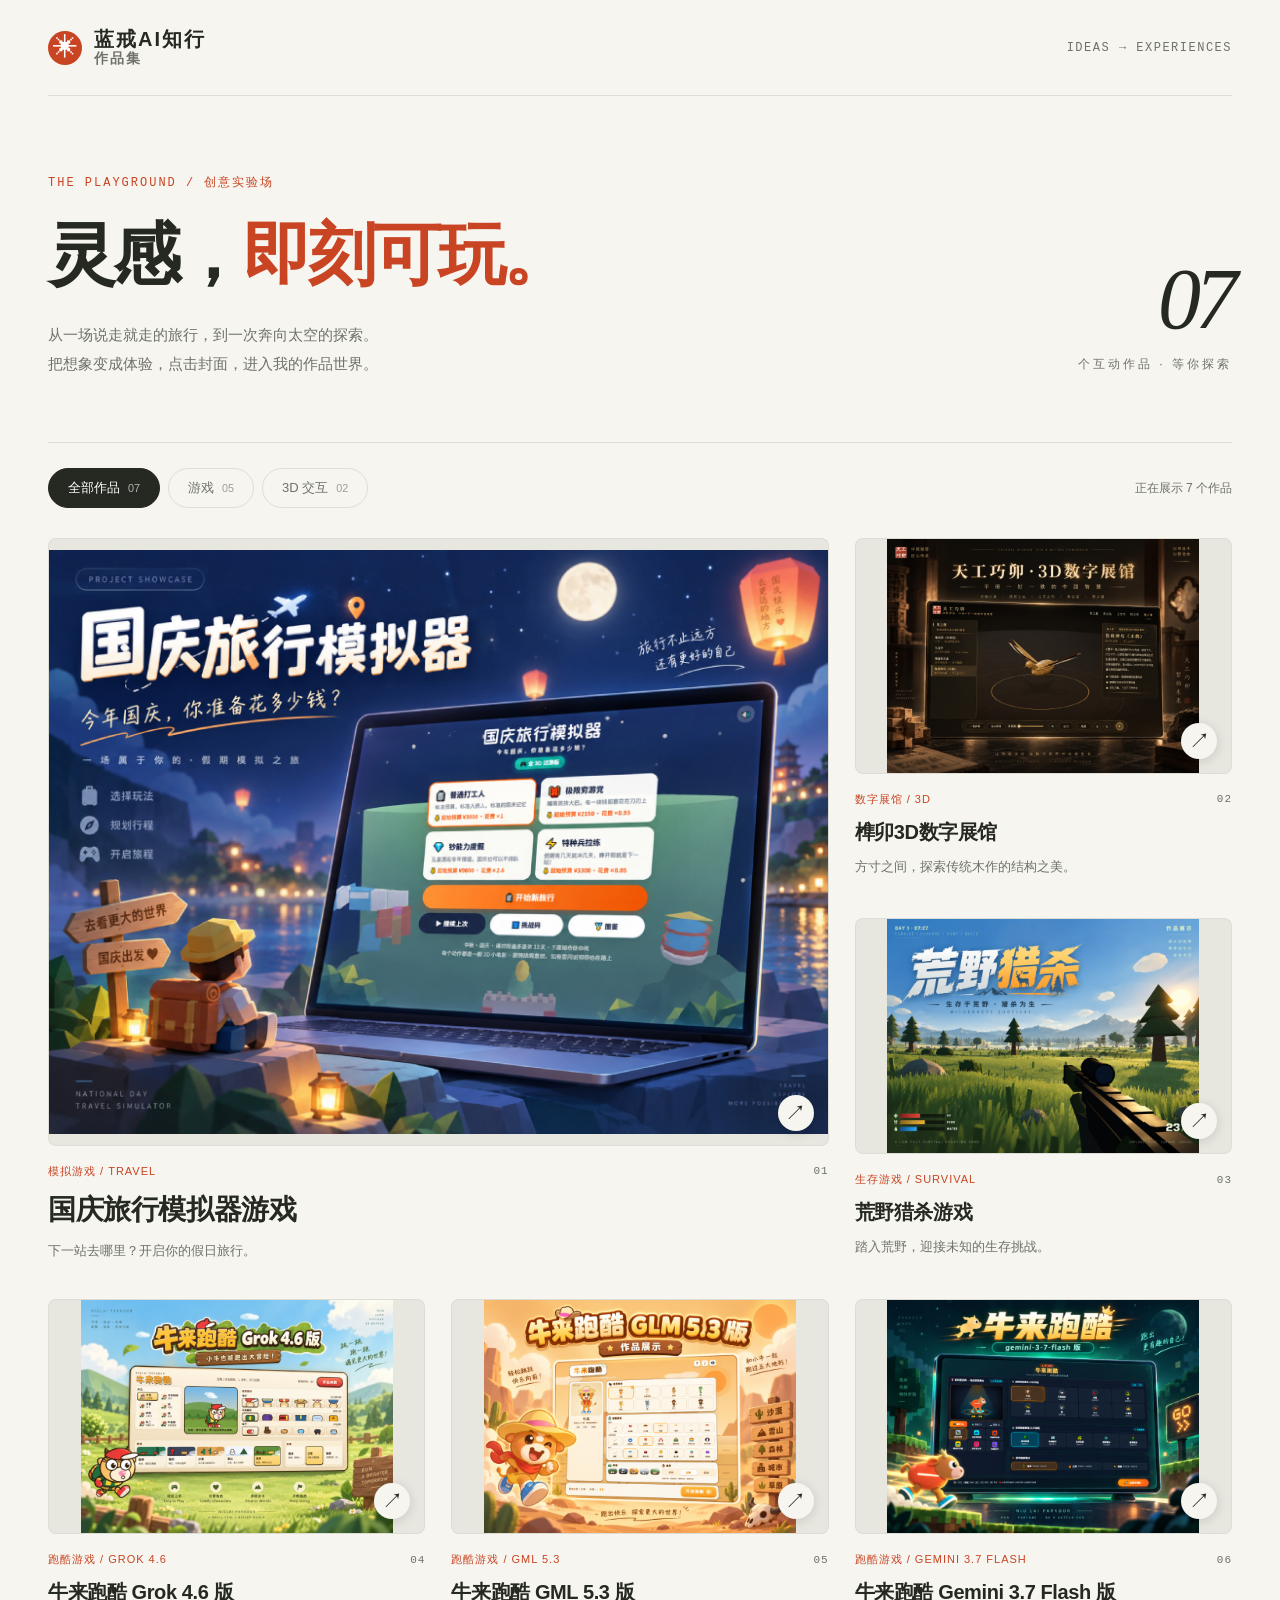
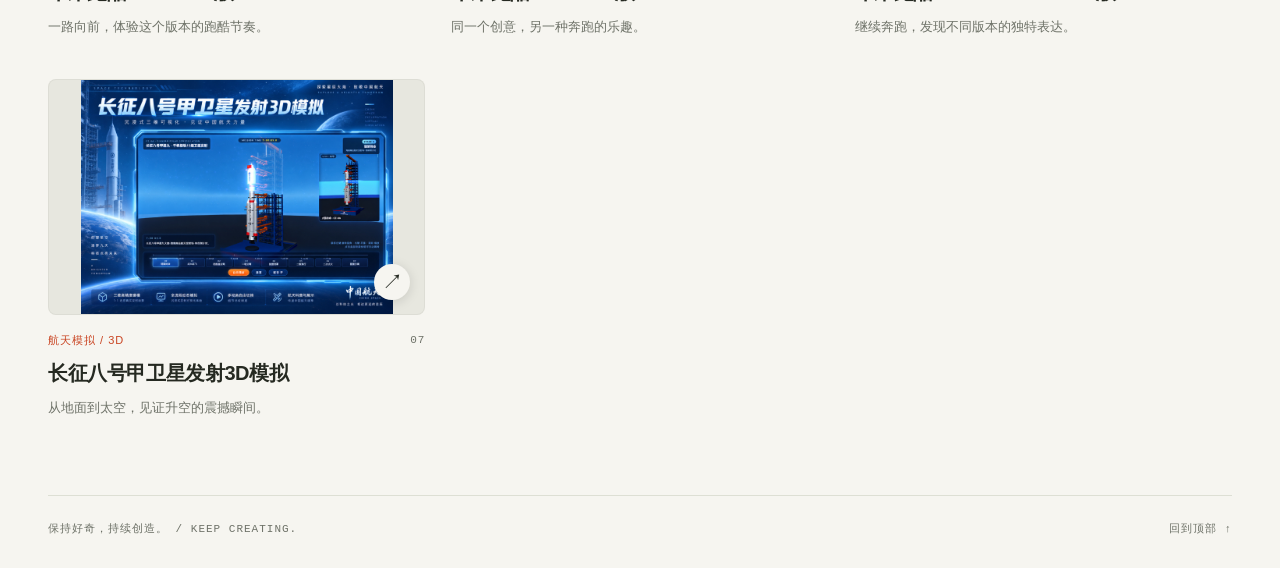
<file: index.html>
<!DOCTYPE html>
<html lang="zh-CN">

<head>
  <meta charset="UTF-8">
  <meta name="viewport" content="width=device-width, initial-scale=1">
  <meta name="description" content="探索实践 vibe coding，大模型测评作品：旅行模拟、跑酷游戏、榫卯数字展馆与卫星发射 3D 模拟，等更多更新中。">
  <meta name="theme-color" content="#f6f5f0">
  <title>蓝戒AI知行-作品集 — 灵感，即刻可玩</title>
  <style>
    :root {
      --paper: #f6f5f0;
      --ink: #252921;
      --muted: #6e7268;
      --line: #dddfd4;
      --accent: #c94422;
    }

    * {
      box-sizing: border-box;
    }

    html {
      scroll-behavior: smooth;
    }

    body {
      margin: 0;
      background: var(--paper);
      color: var(--ink);
      font-family: "Microsoft YaHei", "PingFang SC", sans-serif;
    }

    a {
      color: inherit;
      text-decoration: none;
    }

    button {
      font: inherit;
    }

    a:focus-visible,
    button:focus-visible {
      outline: 3px solid var(--accent);
      outline-offset: 6px;
    }

    .shell {
      width: min(1320px, calc(100% - 96px));
      margin: auto;
    }

    header {
      min-height: 96px;
      display: flex;
      align-items: center;
      justify-content: space-between;
      border-bottom: 1px solid var(--line);
    }

    .brand {
      display: flex;
      align-items: center;
      gap: 12px;
    }

    .mark {
      display: grid;
      place-items: center;
      width: 34px;
      height: 34px;
      background: var(--accent);
      color: white;
      font-size: 25px;
      border-radius: 50%;
    }

    .brand-text {
      display: grid;
      gap: 3px;
    }

    .brand-title {
      font-size: 20px;
      font-weight: 800;
      letter-spacing: 2px;
      line-height: 1;
    }

    .brand-subtitle {
      color: var(--muted);
      font-family: Consolas, "Microsoft YaHei", monospace;
      font-size: 14px;
      font-weight: 600;
      letter-spacing: 2px;
      line-height: 1;
    }

    .header-note,
    .eyebrow,
    .serial,
    footer {
      font-family: Consolas, "Microsoft YaHei", monospace;
    }

    .header-note {
      font-size: 12px;
      letter-spacing: 1.5px;
      color: var(--muted);
    }

    .hero {
      padding: 78px 0 64px;
      display: flex;
      justify-content: space-between;
      align-items: flex-end;
      gap: 32px;
    }

    .eyebrow {
      color: var(--accent);
      font-size: 12px;
      letter-spacing: 2px;
      margin: 0 0 22px;
    }

    h1 {
      font-size: clamp(38px, 5.3vw, 72px);
      line-height: 1.24;
      letter-spacing: -3px;
      margin: 0;
      font-weight: 800;
    }

    h1 span {
      color: var(--accent);
    }

    .intro {
      margin: 24px 0 0;
      color: var(--muted);
      font-size: 15px;
      line-height: 1.9;
    }

    .hero-index {
      flex-shrink: 0;
      text-align: right;
      padding-bottom: 5px;
    }

    .hero-index strong {
      display: block;
      font: italic 86px/1 Georgia, serif;
      letter-spacing: -6px;
    }

    .hero-index span {
      display: block;
      margin-top: 14px;
      font-size: 12px;
      color: var(--muted);
      letter-spacing: 3px;
    }

    .toolbar {
      display: flex;
      justify-content: space-between;
      gap: 18px;
      align-items: center;
      border-top: 1px solid var(--line);
      padding: 25px 0 30px;
    }

    .filters {
      display: flex;
      flex-wrap: wrap;
      gap: 8px;
    }

    .filters[hidden] {
      display: none;
    }

    .filter {
      border: 1px solid var(--line);
      padding: 10px 19px;
      background: transparent;
      border-radius: 30px;
      cursor: pointer;
      color: var(--muted);
      font-size: 13px;
      transition: background .2s, color .2s;
    }

    .filter:hover {
      border-color: var(--ink);
      color: var(--ink);
    }

    .filter[aria-pressed="true"] {
      background: var(--ink);
      border-color: var(--ink);
      color: white;
    }

    .filter small {
      margin-left: 8px;
      opacity: .65;
    }

    .result-count {
      color: var(--muted);
      font-size: 12px;
      white-space: nowrap;
    }

    .grid {
      display: grid;
      grid-template-columns: repeat(3, minmax(0, 1fr));
      gap: 40px 26px;
      padding-bottom: 76px;
    }

    .card {
      display: block;
      min-width: 0;
    }

    .card[hidden] {
      display: none;
    }

    .cover {
      position: relative;
      overflow: hidden;
      border-radius: 8px;
      background: #e7e7df;
      aspect-ratio: 16 / 10;
      border: 1px solid #2529210d;
    }

    .cover img {
      width: 100%;
      height: 100%;
      object-fit: contain;
      display: block;
      transition: transform .45s ease;
    }

    .card:hover img {
      transform: scale(1.025);
    }

    .launch {
      position: absolute;
      right: 14px;
      bottom: 14px;
      display: grid;
      place-items: center;
      width: 36px;
      height: 36px;
      border-radius: 50%;
      background: var(--paper);
      color: var(--ink);
      font-size: 21px;
      box-shadow: 0 2px 12px #0002;
      transition: background .2s, color .2s;
    }

    .card:hover .launch {
      background: var(--accent);
      color: white;
    }

    .meta {
      display: flex;
      justify-content: space-between;
      align-items: center;
      margin: 18px 0 10px;
      font-size: 11px;
      color: var(--muted);
      letter-spacing: 1px;
    }

    .category {
      color: var(--accent);
    }

    h2 {
      font-size: 20px;
      margin: 0;
      font-weight: 700;
      letter-spacing: -.4px;
      line-height: 1.5;
    }

    .description {
      color: var(--muted);
      font-size: 13px;
      line-height: 1.8;
      margin: 8px 0 0;
    }

    footer {
      padding: 25px 0 32px;
      border-top: 1px solid var(--line);
      display: flex;
      justify-content: space-between;
      gap: 20px;
      color: var(--muted);
      font-size: 11px;
      letter-spacing: 1px;
    }

    footer a:hover {
      color: var(--accent);
    }

    @media (min-width: 1000px) {
      .card:first-child {
        grid-column: span 2;
        grid-row: span 2;
      }

      .card:first-child .cover {
        aspect-ratio: auto;
        height: calc(100% - 113px);
        min-height: 400px;
      }

      .card:first-child h2 {
        font-size: 28px;
      }
    }

    @media (max-width: 999px) {
      .grid {
        grid-template-columns: repeat(2, minmax(0, 1fr));
      }

      .shell {
        width: calc(100% - 56px);
      }

      .hero-index strong {
        font-size: 70px;
      }
    }

    @media (max-width: 600px) {
      .shell {
        width: calc(100% - 36px);
      }

      header {
        min-height: 76px;
      }

      .header-note {
        font-size: 10px;
        letter-spacing: 0;
      }

      .hero {
        padding: 48px 0 38px;
      }

      h1 {
        letter-spacing: -1.8px;
      }

      .hero-index {
        display: none;
      }

      .intro {
        font-size: 13px;
      }

      .grid {
        grid-template-columns: 1fr;
        gap: 30px;
        padding-bottom: 48px;
      }

      .toolbar {
        align-items: flex-start;
        flex-direction: column;
        padding: 20px 0;
        gap: 14px;
      }

      .filter {
        padding: 9px 15px;
      }

      footer {
        font-size: 10px;
      }
    }

    @media (prefers-reduced-motion: reduce) {
      html {
        scroll-behavior: auto;
      }

      *,
      *::before,
      *::after {
        transition: none !important;
      }
    }
  </style>
</head>

<body>
  <div class="shell" id="top">
    <header>
      <a class="brand" href="./" aria-label="蓝戒AI知行作品集首页"><span class="mark" aria-hidden="true">✳</span><span
          class="brand-text"><span class="brand-title">蓝戒AI知行</span><span class="brand-subtitle">作品集</span></span></a>
      <span class="header-note">IDEAS → EXPERIENCES</span>
    </header>
    <main>
      <section class="hero" aria-labelledby="page-title">
        <div>
          <p class="eyebrow">THE PLAYGROUND / 创意实验场</p>
          <h1 id="page-title">灵感，<span>即刻可玩。</span></h1>
          <p class="intro">从一场说走就走的旅行，到一次奔向太空的探索。<br>把想象变成体验，点击封面，进入我的作品世界。</p>
        </div>
        <div class="hero-index" aria-label="共七个互动作品"><strong>07</strong><span>个互动作品 · 等你探索</span></div>
      </section>
      <nav class="toolbar" aria-label="作品分类">
        <div class="filters" hidden>
          <button class="filter" type="button" data-filter="all" aria-pressed="true">全部作品<small>07</small></button>
          <button class="filter" type="button" data-filter="game" aria-pressed="false">游戏<small>05</small></button>
          <button class="filter" type="button" data-filter="3d" aria-pressed="false">3D 交互<small>02</small></button>
        </div>
        <span class="result-count" role="status" aria-live="polite">正在展示 7 个作品</span>
      </nav>
      <section class="grid" aria-label="作品列表">
        <a class="card" data-category="game" href="games/travel-simulator/index.html">
          <div class="cover"><img src="assets/images/travel-simulator.jpg" alt="国庆旅行模拟器游戏封面" fetchpriority="high"><span
              class="launch" aria-hidden="true">↗</span></div>
          <div class="meta"><span class="category">模拟游戏 / TRAVEL</span><span class="serial">01</span></div>
          <h2>国庆旅行模拟器游戏</h2>
          <p class="description">下一站去哪里？开启你的假日旅行。</p>
        </a>
        <a class="card" data-category="3d" href="sunmao-3d/index.html">
          <div class="cover"><img src="assets/images/tiangongqiaomao-3d-display.jpg" alt="榫卯3D数字展馆封面"><span
              class="launch" aria-hidden="true">↗</span></div>
          <div class="meta"><span class="category">数字展馆 / 3D</span><span class="serial">02</span></div>
          <h2>榫卯3D数字展馆</h2>
          <p class="description">方寸之间，探索传统木作的结构之美。</p>
        </a>
        <a class="card" data-category="game" href="games/ox-alpha/index.html">
          <div class="cover"><img src="assets/images/huanyeliesha-game.jpg" alt="荒野猎杀游戏封面" loading="lazy"><span
              class="launch" aria-hidden="true">↗</span></div>
          <div class="meta"><span class="category">生存游戏 / SURVIVAL</span><span class="serial">03</span></div>
          <h2>荒野猎杀游戏</h2>
          <p class="description">踏入荒野，迎接未知的生存挑战。</p>
        </a>
        <a class="card" data-category="game" href="games/niulai/grok-4-6/index.html">
          <div class="cover"><img src="assets/images/niulai-grok-4-6.jpg" alt="牛来跑酷 Grok 4.6 版封面" loading="lazy"><span
              class="launch" aria-hidden="true">↗</span></div>
          <div class="meta"><span class="category">跑酷游戏 / GROK 4.6</span><span class="serial">04</span></div>
          <h2>牛来跑酷 <span>Grok 4.6 版</span></h2>
          <p class="description">一路向前，体验这个版本的跑酷节奏。</p>
        </a>
        <a class="card" data-category="game" href="games/niulai/glm-5-3/index.html">
          <div class="cover"><img src="assets/images/niulai-glm-5-3.jpg" alt="牛来跑酷 GML 5.3 版封面" loading="lazy"><span
              class="launch" aria-hidden="true">↗</span></div>
          <div class="meta"><span class="category">跑酷游戏 / GML 5.3</span><span class="serial">05</span></div>
          <h2>牛来跑酷 <span>GML 5.3 版</span></h2>
          <p class="description">同一个创意，另一种奔跑的乐趣。</p>
        </a>
        <a class="card" data-category="game" href="games/niulai/gemini-3-7-flash/index.html">
          <div class="cover"><img src="assets/images/niulai-gemini-3-7-flash.jpg" alt="牛来跑酷 Gemini 3.7 Flash 版封面"
              loading="lazy"><span class="launch" aria-hidden="true">↗</span></div>
          <div class="meta"><span class="category">跑酷游戏 / GEMINI 3.7 FLASH</span><span class="serial">06</span></div>
          <h2>牛来跑酷 <span>Gemini 3.7 Flash 版</span></h2>
          <p class="description">继续奔跑，发现不同版本的独特表达。</p>
        </a>
        <a class="card" data-category="3d" href="cz-8a/index.html">
          <div class="cover"><img src="assets/images/cz-8a.jpg" alt="长征八号甲卫星发射3D模拟封面" loading="lazy"><span
              class="launch" aria-hidden="true">↗</span></div>
          <div class="meta"><span class="category">航天模拟 / 3D</span><span class="serial">07</span></div>
          <h2>长征八号甲卫星发射3D模拟</h2>
          <p class="description">从地面到太空，见证升空的震撼瞬间。</p>
        </a>
      </section>
    </main>
    <footer><span>保持好奇，持续创造。 / KEEP CREATING.</span><a href="#top">回到顶部 ↑</a></footer>
  </div>
  <script>
    const filters = document.querySelector('.filters');
    const cards = [...document.querySelectorAll('.card')];
    const status = document.querySelector('.result-count');
    filters.hidden = false;
    filters.addEventListener('click', (event) => {
      const button = event.target.closest('button[data-filter]');
      if (!button) return;
      filters.querySelectorAll('button').forEach((item) => {
        item.setAttribute('aria-pressed', String(item === button));
      });
      cards.forEach((card) => {
        card.hidden = button.dataset.filter !== 'all' && card.dataset.category !== button.dataset.filter;
      });
      status.textContent = `正在展示 ${cards.filter((card) => !card.hidden).length} 个作品`;
    });
  </script>
</body>

</html>
</file>
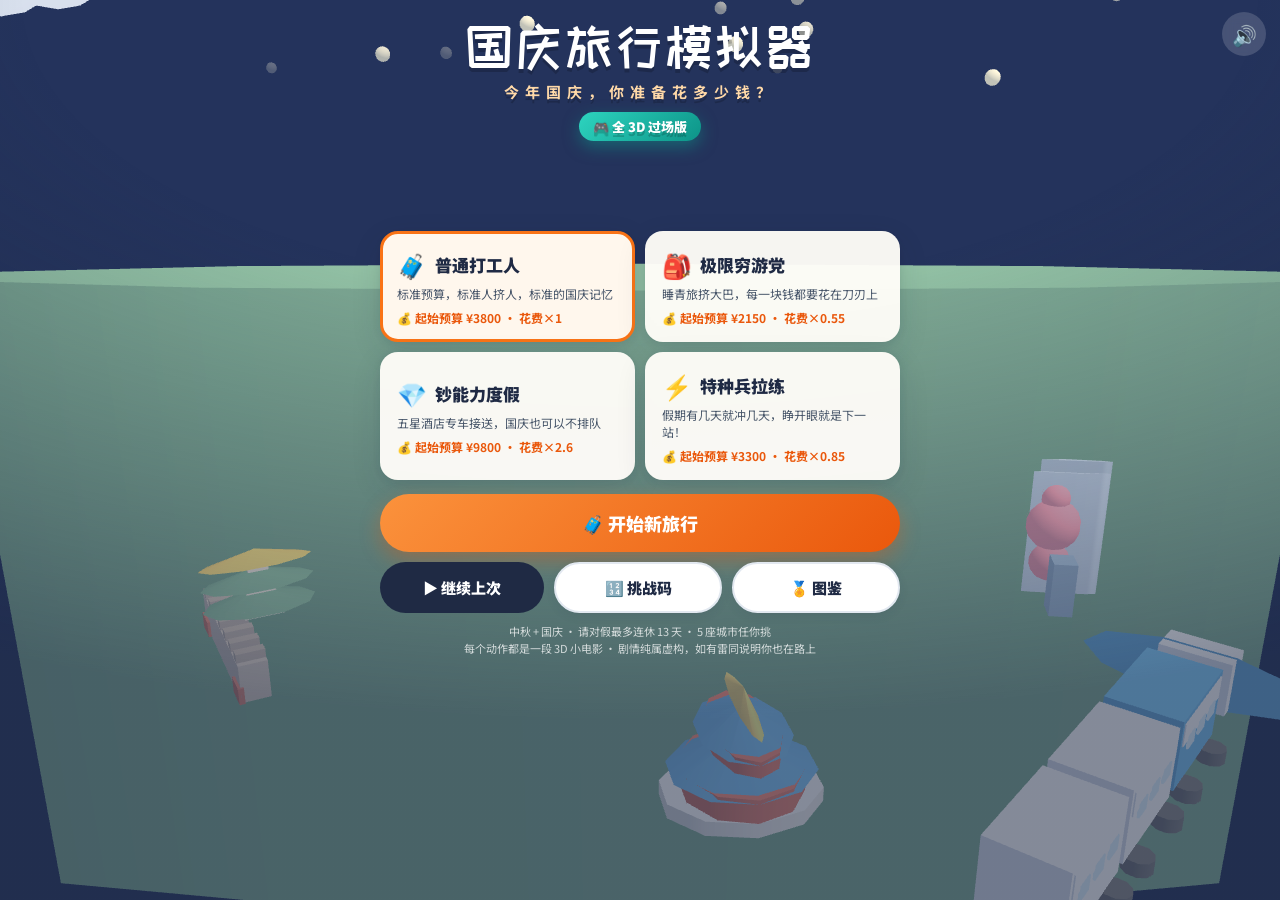
<file: games/travel-simulator/index.html>
<!DOCTYPE html>
<html lang="zh-CN">
<head>
<meta charset="UTF-8">
<meta name="viewport" content="width=device-width, initial-scale=1.0, maximum-scale=1.0, user-scalable=no, viewport-fit=cover">
<meta name="theme-color" content="#1f2a44">
<title>国庆旅行模拟器 3D · 今年国庆你准备花多少钱</title>
<link rel="icon" href="data:image/svg+xml,<svg xmlns='http://www.w3.org/2000/svg' viewBox='0 0 100 100'><g transform='translate(0 3)'><circle cx='26' cy='63' r='15' fill='%231f2a44'/><circle cx='74' cy='63' r='15' fill='%231f2a44'/><rect x='12' y='27' width='76' height='39' rx='19.5' fill='%231f2a44'/><rect x='22' y='40.5' width='8' height='18' rx='2' fill='%232dd4bf'/><rect x='17' y='45.5' width='18' height='8' rx='2' fill='%232dd4bf'/><circle cx='69' cy='40.5' r='4.6' fill='%23ef4444'/><circle cx='60.5' cy='46.5' r='4.6' fill='%23fbbf24'/><circle cx='77.5' cy='46.5' r='4.6' fill='%2322c55e'/><circle cx='69' cy='52.5' r='4.6' fill='%23ea580c'/><circle cx='40' cy='56' r='5' fill='%2364748a'/><circle cx='54' cy='56' r='5' fill='%2364748a'/></g></svg>">
<link rel="preconnect" href="https://fonts.googleapis.com" crossorigin>
<link rel="stylesheet" href="https://fonts.googleapis.com/css2?family=ZCOOL+KuaiLe&family=Noto+Sans+SC:wght@400;500;700;900&display=swap" media="print" onload="this.media='all'" onerror="this.remove()">
<style>
:root{
  --orange:#f97316; --orange-deep:#ea580c; --orange-soft:#ffedd5;
  --cream:#fff8ef; --card:#fffdf8; --ink:#1f2a44; --ink2:#475569;
  --teal:#0d9488; --teal-deep:#0f766e; --gold:#f59e0b; --red:#dc2626;
  --blue:#2563eb; --green:#16a34a; --purple:#7c3aed;
  --shadow:0 10px 30px rgba(31,42,68,.12), 0 2px 8px rgba(31,42,68,.08);
  --shadow-sm:0 3px 10px rgba(31,42,68,.10);
  --radius:18px;
  --safe-b:env(safe-area-inset-bottom,0px);
}
*{margin:0;padding:0;box-sizing:border-box;-webkit-tap-highlight-color:transparent}
html,body{height:100%;overflow:hidden}
body{
  font-family:"Noto Sans SC","PingFang SC","Microsoft YaHei",sans-serif;
  background:var(--ink);color:var(--ink);
  -webkit-font-smoothing:antialiased;-webkit-text-size-adjust:100%;text-size-adjust:100%;
  user-select:none;
}
button{font-family:inherit;border:none;background:none;cursor:pointer;color:inherit}
.hidden{display:none!important}
.font-fun{font-family:"ZCOOL KuaiLe","Noto Sans SC",sans-serif;font-weight:400}

/* ============ 屏幕容器 ============ */
.screen{position:fixed;inset:0;display:none;flex-direction:column;overflow:hidden}
.screen.active{display:flex}

/* ============ 通用组件 ============ */
.btn{
  display:inline-flex;align-items:center;justify-content:center;gap:8px;
  padding:14px 26px;border-radius:999px;font-size:17px;font-weight:900;
  transition:transform .12s ease, box-shadow .12s ease, filter .12s;
  box-shadow:var(--shadow-sm);
}
.btn:active{transform:scale(.95)}
.btn-primary{background:linear-gradient(135deg,#fb923c,#ea580c);color:#fff;box-shadow:0 8px 20px rgba(234,88,12,.35)}
.btn-teal{background:linear-gradient(135deg,#2dd4bf,#0d9488);color:#fff;box-shadow:0 8px 20px rgba(13,148,136,.35)}
.btn-ghost{background:#fff;color:var(--ink);border:2px solid #e2e8f0}
.btn-dark{background:var(--ink);color:#fff}
.btn:disabled{filter:grayscale(.7) opacity .45;cursor:not-allowed;box-shadow:none}
.chip{display:inline-flex;align-items:center;gap:3px;padding:2px 8px;border-radius:999px;font-size:12px;font-weight:700;background:#f1f5f9;color:var(--ink2)}
.chip.money{background:#dcfce7;color:#15803d}
.chip.time{background:#e0f2fe;color:#0369a1}
.chip.bad{background:#fee2e2;color:#b91c1c}
.chip.good{background:#ccfbf1;color:#0f766e}

/* ============ 首页 ============ */
#home{background:linear-gradient(180deg,#1f2a44 0%,#2b3a63 55%,#ea580c 130%);align-items:center}
#home3d{position:absolute;inset:0}
#home3d canvas{display:block;width:100%;height:100%}
.home-veil{position:absolute;inset:0;background:radial-gradient(120% 80% at 50% 0%,transparent 40%,rgba(31,42,68,.55) 100%);pointer-events:none}
.home-inner{position:relative;z-index:2;flex:1;display:flex;flex-direction:column;align-items:center;padding:calc(18px + env(safe-area-inset-top,0px)) 20px calc(14px + var(--safe-b));width:100%;max-width:560px;margin:0 auto}
.home-title{text-align:center;color:#fff;text-shadow:0 4px 0 rgba(0,0,0,.18)}
.home-title h1{font-size:clamp(34px,8.5vw,52px);line-height:1.1;letter-spacing:2px}
.home-title .sub{margin-top:6px;font-size:15px;color:#ffd9a8;font-weight:700;letter-spacing:6px}
.home-badge3d{display:inline-flex;align-items:center;gap:6px;margin-top:10px;padding:5px 14px;border-radius:999px;background:linear-gradient(135deg,#2dd4bf,#0d9488);color:#fff;font-size:13px;font-weight:900;box-shadow:0 6px 16px rgba(13,148,136,.5);animation:badgePulse 2s ease-in-out infinite}
@keyframes badgePulse{0%,100%{transform:translateY(0)}50%{transform:translateY(-4px)}}
.home-modes{width:100%;display:grid;grid-template-columns:repeat(2,1fr);gap:10px;margin-top:clamp(24px,10vh,108px)}
.mode-card{background:rgba(255,253,248,.96);border-radius:var(--radius);padding:13px 14px;text-align:left;box-shadow:var(--shadow);border:3px solid transparent;transition:transform .12s,border-color .15s}
.mode-card:active{transform:scale(.97)}
.mode-card.sel{border-color:var(--orange);background:#fff7ed}
.mode-card .mc-top{display:flex;align-items:center;gap:8px;font-size:17px;font-weight:900}
.mode-card .mc-emoji{font-size:24px}
.mode-card .mc-desc{margin-top:4px;font-size:12px;color:var(--ink2);line-height:1.4}
.mode-card .mc-money{margin-top:6px;font-size:12px;font-weight:700;color:var(--orange-deep)}
.home-actions{width:100%;display:flex;flex-direction:column;gap:10px;margin-top:14px}
.home-actions .btn{width:100%;padding:16px;font-size:18px}
.home-row{display:flex;gap:10px}
.home-row .btn{flex:1;padding:13px;font-size:15px}
.home-foot{margin-top:10px;font-size:11px;color:rgba(255,255,255,.75);text-align:center;line-height:1.6}

/* 右上角小图标钮 */
.icon-btn{position:absolute;z-index:5;width:44px;height:44px;border-radius:50%;background:rgba(255,255,255,.16);backdrop-filter:blur(6px);color:#fff;font-size:20px;display:flex;align-items:center;justify-content:center;transition:transform .12s}
.icon-btn:active{transform:scale(.9)}
#soundBtn{top:calc(12px + env(safe-area-inset-top,0px));right:14px}

/* ============ 通用选择屏（同行/目的地） ============ */
.pick-screen{background:linear-gradient(180deg,#fff8ef,#ffe9d2);padding:calc(16px + env(safe-area-inset-top,0px)) 16px calc(16px + var(--safe-b));overflow-y:auto}
.pick-head{text-align:center;margin-bottom:14px}
.pick-head h2{font-size:28px;color:var(--ink)}
.pick-head p{font-size:13px;color:var(--ink2);margin-top:4px}
.pick-list{display:flex;flex-direction:column;gap:12px;width:100%;max-width:560px;margin:0 auto}
.pick-card{display:flex;gap:14px;align-items:center;background:var(--card);border-radius:var(--radius);padding:15px 16px;box-shadow:var(--shadow-sm);border:3px solid transparent;transition:transform .12s,border-color .15s;text-align:left;width:100%}
.pick-card:active{transform:scale(.98)}
.pick-card.sel{border-color:var(--orange);background:#fff7ed}
.pick-card .pc-emoji{font-size:38px;flex:0 0 52px;height:52px;display:flex;align-items:center;justify-content:center;background:var(--orange-soft);border-radius:14px}
.pick-card .pc-main{flex:1;min-width:0}
.pick-card .pc-name{font-size:18px;font-weight:900}
.pick-card .pc-desc{font-size:13px;color:var(--ink2);margin-top:3px;line-height:1.4}
.pick-card .pc-tags{margin-top:7px;display:flex;flex-wrap:wrap;gap:5px}
.pick-card .pc-go{flex:0 0 auto;background:var(--orange);color:#fff;width:40px;height:40px;border-radius:50%;font-size:20px;display:flex;align-items:center;justify-content:center}
.pick-foot{width:100%;max-width:560px;margin:16px auto 0}
.pick-foot .btn{width:100%}
.city-grid{display:grid;grid-template-columns:1fr 1fr;gap:10px;width:100%;max-width:560px;margin:0 auto}
.city-card{background:var(--card);border-radius:var(--radius);padding:14px;box-shadow:var(--shadow-sm);border:3px solid transparent;text-align:left;position:relative;overflow:hidden;min-height:128px;display:flex;flex-direction:column}
.city-card:active{transform:scale(.97)}
.city-card.sel{border-color:var(--orange);background:#fff7ed}
.city-card .cc-emoji{font-size:34px}
.city-card .cc-name{font-size:19px;font-weight:900;margin-top:2px}
.city-card .cc-tags{margin-top:auto;display:flex;flex-wrap:wrap;gap:5px;padding-top:8px}
.city-card .cc-crowd{position:absolute;top:10px;right:10px;font-size:11px;font-weight:700;padding:3px 8px;border-radius:999px;background:#fee2e2;color:#b91c1c}

/* ============ 游戏屏布局 ============ */
#game{background:var(--cream)}
.stage-wrap{position:relative;flex:0 0 42vh;width:100%;overflow:hidden;background:#1f2a44}
#stage3d{position:absolute;inset:0}
#stage3d canvas{display:block;width:100%;height:100%}
/* emoji 降级舞台 */
#stageEmoji{position:absolute;inset:0;display:none;flex-direction:column;align-items:center;justify-content:center;
  background:linear-gradient(180deg,#7dd3fc 0%,bae6fd 55%,#fde68a 100%);overflow:hidden}
#stageEmoji.on{display:flex}
.se-layer{position:absolute;inset:0;display:flex;align-items:center;justify-content:center;font-size:84px;filter:drop-shadow(0 8px 10px rgba(0,0,0,.2));animation:sePop 3.4s ease both}
.se-prop{position:absolute;font-size:44px;animation:seFloat 3.4s ease-in-out both}
@keyframes sePop{0%{transform:scale(.3) translateY(60px);opacity:0}15%{transform:scale(1.08) translateY(0);opacity:1}25%{transform:scale(1)}75%{opacity:1}100%{transform:scale(1.12) translateY(-26px);opacity:0}}
@keyframes seFloat{0%{transform:translateY(30px) scale(.6);opacity:0}25%{opacity:1}80%{opacity:1}100%{transform:translateY(-70px) scale(1.1);opacity:0}}
.se-actors{display:flex;gap:6px;position:absolute;bottom:22%}
.se-actors span{font-size:46px;animation:seBob 1s ease-in-out infinite}
.se-actors span:nth-child(2){animation-delay:.15s}.se-actors span:nth-child(3){animation-delay:.3s}.se-actors span:nth-child(4){animation-delay:.45s}
@keyframes seBob{0%,100%{transform:translateY(0)}50%{transform:translateY(-12px)}}
.se-city{position:absolute;top:14%;font-size:40px;letter-spacing:14px;opacity:.85}

/* 电影黑边 */
.bar{position:absolute;left:0;right:0;height:9%;background:#000;z-index:6;pointer-events:none;transition:transform .35s cubic-bezier(.7,0,.2,1)}
.bar-top{top:0;transform:translateY(-101%)}
.bar-bot{bottom:0;transform:translateY(101%)}
.stage-wrap.cine .bar-top,.stage-wrap.cine .bar-bot{transform:translateY(0)}
.cine-sub{position:absolute;left:50%;bottom:11%;transform:translate(-50%,20px);z-index:7;background:rgba(0,0,0,.62);backdrop-filter:blur(4px);
  color:#fff;padding:9px 20px;border-radius:999px;font-size:16px;font-weight:700;line-height:1.35;opacity:0;transition:opacity .3s,transform .3s;display:flex;gap:8px;align-items:center;max-width:92%;overflow:hidden}
.stage-wrap.cine .cine-sub{opacity:1;transform:translate(-50%,0)}
.cine-sub .cs-emoji{font-size:20px}
.cine-sub .cs-city{font-size:12px;color:#fdba74;font-weight:500}
.cine-progress{position:absolute;left:0;right:0;bottom:0;height:4px;background:rgba(255,255,255,.15);z-index:7;opacity:0;transition:opacity .3s}
.stage-wrap.cine .cine-progress{opacity:1}
.cine-progress i{display:block;height:100%;width:0;background:linear-gradient(90deg,#fb923c,#fbbf24);border-radius:0 4px 4px 0}
.cine-controls{position:absolute;z-index:8;top:10px;right:10px;display:flex;gap:8px;opacity:0;pointer-events:none;transition:opacity .3s}
.stage-wrap.cine .cine-controls{opacity:1;pointer-events:auto}
.cine-controls button{padding:7px 13px;border-radius:999px;background:rgba(0,0,0,.55);backdrop-filter:blur(4px);color:#fff;font-size:13px;font-weight:700;display:flex;align-items:center;gap:4px}
.cine-controls button.on{background:var(--orange)}
.cine-tag{position:absolute;z-index:7;top:10px;left:12px;color:rgba(255,255,255,.85);font-size:11px;font-weight:700;letter-spacing:2px;text-shadow:0 1px 3px rgba(0,0,0,.5)}
.flash{position:absolute;inset:0;background:#fff;z-index:9;pointer-events:none;opacity:0}
.flash.go{animation:flashGo .45s ease}
@keyframes flashGo{0%{opacity:0}12%{opacity:.95}100%{opacity:0}}

/* 游戏侧栏/底栏 */
.game-panel{flex:1;display:flex;flex-direction:column;min-height:0;background:var(--cream)}
.hud{background:var(--card);box-shadow:var(--shadow-sm);padding:9px 12px 8px;position:relative;z-index:3}
.hud-row1{display:flex;align-items:center;gap:10px}
.hud-day{font-size:14px;font-weight:900;line-height:1.15}
.hud-day small{display:block;font-size:11px;color:var(--ink2);font-weight:500}
.hud-city{display:flex;align-items:center;gap:4px;font-size:13px;font-weight:700;background:var(--orange-soft);color:var(--orange-deep);padding:4px 10px;border-radius:999px}
.hud-weather{font-size:12px;color:var(--ink2);display:flex;gap:6px;align-items:center}
.hud-spacer{flex:1}
.hud-time{font-size:12px;font-weight:700;color:var(--teal-deep)}
.hud-menu{flex:0 0 auto;width:34px;height:34px;border-radius:11px;border:2px solid #e2e8f0;background:#fff;color:var(--ink);font-size:17px;font-weight:900;line-height:1;padding:0;cursor:pointer;box-shadow:0 2px 6px rgba(15,23,42,.08);transition:transform .08s}
.hud-menu:active{transform:scale(.92)}
.stat-grid{display:grid;grid-template-columns:repeat(5,1fr);gap:6px;margin-top:8px}
.stat{position:relative}
.stat .st-label{display:flex;justify-content:space-between;font-size:10px;color:var(--ink2);font-weight:700;line-height:1.3}
.stat .st-val{font-variant-numeric:tabular-nums}
.st-track{height:7px;border-radius:999px;background:#eef2f7;margin-top:2px;overflow:hidden}
.st-track i{display:block;height:100%;border-radius:999px;transition:width .5s cubic-bezier(.3,.8,.3,1),background .3s}
.st-money .st-track{display:none}
.st-money .st-label{justify-content:center;font-size:11px}
.st-money .st-val{font-size:15px;color:var(--green);font-weight:900}
.st-money.neg .st-val{color:var(--red)}
#floatLayer{position:absolute;inset:0;pointer-events:none;z-index:8;overflow:hidden}
.float-num{position:absolute;font-size:13px;font-weight:900;white-space:nowrap;text-shadow:0 1px 2px rgba(255,255,255,.9);animation:floatUp 1.5s ease-out forwards}
@keyframes floatUp{0%{transform:translateY(4px);opacity:0}15%{opacity:1;100%{transform:translateY(-34px);opacity:0}}}

/* 动作区 */
.action-area{flex:1;overflow-y:auto;-webkit-overflow-scrolling:touch;padding:10px 12px 12px}
.sec-title{display:flex;align-items:center;gap:8px;font-size:14px;font-weight:900;margin:4px 2px 9px;color:var(--ink)}
.sec-title::after{content:"";flex:1;height:2px;background:repeating-linear-gradient(90deg,#e2e8f0 0 6px,transparent 6px 12px)}
.action-grid{display:grid;grid-template-columns:1fr 1fr;gap:9px}
.act-card{position:relative;background:var(--card);border-radius:15px;padding:11px 11px 9px;box-shadow:var(--shadow-sm);text-align:left;display:flex;flex-direction:column;gap:4px;transition:transform .12s;overflow:hidden}
.act-card:active:not(:disabled){transform:scale(.97)}
.act-card:disabled{opacity=.5;filter:grayscale(.6)}
.act-card.shake{animation:shake .4s}
@keyframes shake{0%,100%{transform:translateX(0)}25%{transform:translateX(-5px)}75%{transform:translateX(5px)}}
.act-head{display:flex;align-items:center;gap:7px}
.act-emoji{font-size:26px}
.act-name{font-size:14px;font-weight:900;line-height:1.25}
.act-desc{font-size:11px;color:var(--ink2);line-height:1.35;min-height:29px}
.act-chips{display:flex;flex-wrap:wrap;gap:4px;margin-top:2px}
.act-chips .chip{font-size:10.5px;padding:1px 7px}
.hand{padding:6px 12px calc(8px + var(--safe-b));background:linear-gradient(180deg,rgba(255,248,239,0),#ffedd5 60%);border-top:1px dashed #fdba74}
.hand-scroll{display:flex;gap:8px;overflow-x:auto;padding:4px 2px 6px;scrollbar-width:none}
.hand-scroll::-webkit-scrollbar{display:none}
.hand-label{font-size:11px;font-weight:700;color:var(--orange-deep);margin-bottom:2px;display:flex;justify-content:space-between}
.card-item{flex:0 0 118px;background:linear-gradient(160deg,#fff,#fff7ed);border:2px solid #fdba74;border-radius:13px;padding:8px 9px;box-shadow:var(--shadow-sm);text-align:left;transition:transform .12s}
.card-item:active{transform:scale(.95)}
.card-item.used{opacity:.4;border-style:dashed}
.card-item .ci-emoji{font-size:20px}
.card-item .ci-name{font-size:12.5px;font-weight:900;margin-top:1px}
.card-item .ci-desc{font-size:10px;color:var(--ink2);line-height:1.3;margin-top:2px}
.card-item .ci-mode{font-size:9.5px;font-weight:900;color:var(--purple);margin-top:3px}
.card-item.passive .ci-mode{color:var(--teal-deep)}
.day-end-row{display:flex;gap:8px;margin-top:10px}
.day-end-row .btn{flex:1;padding:12px;font-size:14px}

/* ============ 弹窗 ============ */
#modalMask{position:fixed;inset:0;z-index:30;background:rgba(15,23,42,.55);backdrop-filter:blur(4px);
  display:flex;align-items:center;justify-content:center;padding:22px;opacity:0;pointer-events:none;transition:opacity .25s}
#modalMask.show{opacity:1;pointer-events:auto}
#modalBox{background:var(--card);border-radius:22px;width:100%;max-width:440px;max-height:86vh;overflow-y:auto;
  padding:22px 20px calc(18px + var(--safe-b));box-shadow:var(--shadow);transform:scale(.85) translateY(20px);transition:transform .28s cubic-bezier(.34,1.56,.64,1)}
#modalMask.show #modalBox{transform:scale(1) translateY(0)}
.mb-emoji{font-size:46px;text-align:center}
.mb-title{font-size:21px;font-weight:900;text-align:center;margin-top:6px}
.mb-desc{font-size:14px;color:var(--ink2);line-height:1.65;margin-top:9px;text-align:center}
.mb-result{margin-top:12px;border-radius:14px;padding:11px 14px;font-size:13.5px;font-weight:700;text-align:center;background:#f8fafc}
.mb-opts{display:flex;flex-direction:column;gap:9px;margin-top:16px}
.mb-opt{background:#fff;border:2px solid #e2e8f0;border-radius:14px;padding:13px 15px;text-align:left;transition:transform .12s,border-color .15s}
.mb-opt:active{transform:scale(.98)}
.mb-opt.sel{border-color:var(--orange);background:#fff7ed}
.mb-opt .mo-label{font-size:15px;font-weight:900;display:flex;align-items:center;gap:7px}
.mb-opt .mo-hint{font-size:12px;color:var(--ink2);margin-top:3px;line-height:1.4}
.mb-opt .mo-chips{margin-top:7px;display:flex;flex-wrap:wrap;gap:4px}
.mb-btns{display:flex;gap:9px;margin-top:16px}
.mb-btns .btn{flex:1}
.mb-stat-row{display:flex;justify-content:center;flex-wrap:wrap;gap:6px;margin-top:10px}

/* 老板审批等待动画 */
.boss-emoji{font-size:62px;text-align:center;animation:bossSigh 1.6s ease-in-out infinite}
@keyframes bossSigh{0%,100%{transform:translateY(0) rotate(0)}50%{transform:translateY(-7px) rotate(-4deg)}}
.boss-dots{text-align:center;font-size:30px;font-weight:900;letter-spacing:5px;color:var(--orange-deep);margin-top:4px}
.boss-dots span{display:inline-block;animation:dotBlink 1.2s infinite}
.boss-dots span:nth-child(2){animation-delay:.2s}
.boss-dots span:nth-child(3){animation-delay:.4s}
@keyframes dotBlink{0%,100%{opacity:.2}50%{opacity:1}}

/* Toast */
#toast{position:fixed;left:50%;bottom:calc(16% + var(--safe-b));transform:translate(-50%,20px);z-index:40;
  background:rgba(31,42,68,.92);color:#fff;padding:11px 20px;border-radius:999px;font-size:14px;font-weight:700;
  opacity:0;pointer-events:none;transition:opacity .25s,transform .25s;max-width:88%;text-align:center}
#toast.show{opacity:1;transform:translate(-50%,0)}

/* 发牌弹窗 */
.deal-row{display:flex;gap:10px;margin-top:16px}
.deal-card{flex:1;background:#fff;border:2px solid #e2e8f0;border-radius:15px;padding:14px 10px;text-align:center;transition:transform .12s,border-color .15s}
.deal-card:active{transform:scale(.96)}
.deal-card.sel{border-color:var(--orange);background:#fff7ed}
.deal-card .dc-emoji{font-size:34px}
.deal-card .dc-name{font-size:13.5px;font-weight:900;margin-top:4px}
.deal-card .dc-desc{font-size:11px;color:var(--ink2);margin-top:4px;line-height:1.4}
.deal-card .dc-mode{margin-top:6px;font-size:10px;font-weight:900;color:var(--purple)}

/* ============ 结算屏 ============ */
#final{background:linear-gradient(180deg,#1f2a44,#312e81 60%,#7c2d12);overflow-y:auto}
.final-inner{width:100%;max-width:560px;margin:0 auto;padding:calc(22px + env(safe-area-inset-top,0px)) 18px calc(24px + var(--safe-b));display:flex;flex-direction:column;align-items:center}
.final-tag{color:#fdba74;font-size:22px;font-weight:900;letter-spacing:2px;margin-top:6px}
.final-emoji{font-size:84px;margin:14px 0 6px;filter:drop-shadow(0 10px 20px rgba(0,0,0,.4));animation:endBob 2.4s ease-in-out infinite}
@keyframes endBob{0%,100%{transform:translateY(0)}50%{transform:translateY(-10px)}}
.final-title{font-size:36px;color:#fff;text-align:center}
.final-desc{font-size:15px;color:#e2e8f0;line-height:1.7;margin-top:12px;text-align:center;background:rgba(255,255,255,.08);padding:14px 18px;border-radius:15px}
/* 人格卡片海报仅用于保存到相册，页面上不展示（标题/描述已在顶部呈现） */
.share-card{display:none}
.final-stats{display:grid;grid-template-columns:repeat(3,1fr);gap:9px;width:100%;margin-top:14px}
.fs-item{background:rgba(255,255,255,.1);border-radius:13px;padding:10px 6px;text-align:center;color:#fff}
.fs-item b{display:block;font-size:20px;font-variant-numeric:tabular-nums}
.fs-item span{font-size:11.5px;color:#cbd5e1}
.final-btns{display:flex;flex-direction:column;gap:10px;width:100%;margin-top:18px}
.final-btns .btn{width:100%}
.final-btns .row2{display:flex;gap:10px}
.final-btns .row2 .btn{flex:1;padding:13px;font-size:14px}
.ach-row{display:flex;flex-wrap:wrap;gap:7px;justify-content:center;margin-top:12px}
.ach-pill{display:inline-flex;align-items:center;gap:5px;background:rgba(253,186,117,.18);color:#fde68a;border:1px solid rgba(253,186,117,.4);padding:5px 11px;border-radius:999px;font-size:12px;font-weight:700}

/* 图鉴 */
.codex-grid{display:grid;grid-template-columns:1fr 1fr;gap:9px;margin-top:14px}
.codex-item{background:#fff;border-radius:13px;padding:11px;text-align:left;border:2px solid #e2e8f0}
.codex-item.locked{filter:grayscale(1);opacity:.55}
.codex-item .ci2-emoji{font-size:26px}
.codex-item .ci2-name{font-size:13px;font-weight:900;margin-top:2px}
.codex-item .ci2-desc{font-size:10.5px;color:var(--ink2);margin-top:2px;line-height:1.35}
.ach-grid{display:grid;grid-template-columns:1fr 1fr;gap:9px;margin-top:14px}

/* ============ 响应式适配 ============ */

/* ---- 小屏手机（≤420px）：压缩 HUD 横排，预算独占一行，防止"日期+城市+天气+时间+菜单"溢出 ---- */
@media (max-width:420px){
  .hud{padding:8px 10px 7px}
  .hud-row1{gap:7px}
  .hud-day{font-size:13px}
  .hud-day small{font-size:10px}
  .hud-city{font-size:12px;padding:3px 9px}
  .hud-weather{font-size:11px;gap:4px;min-width:0;overflow:hidden;text-overflow:ellipsis;white-space:nowrap}
  .hud-time{font-size:11.5px;white-space:nowrap}
  .stat-grid{grid-template-columns:repeat(4,1fr);gap:5px 4px;margin-top:7px}
  .st-money{grid-column:1/-1}
  .st-money .st-label{font-size:12px}
  .st-money .st-val{font-size:14px}
}
/* 极窄屏（≤340px，如 iPhone SE1/mini 竖屏）：天气信息降级 */
@media (max-width:340px){
  .hud-row1{gap:6px}
  .hud-weather{display:none}
  .stat .st-label{font-size:9.5px}
  .action-area{padding:9px 10px}
  .action-grid{gap:8px}
  .act-card{padding:10px 9px 8px}
  .act-desc{min-height:0}
  .cine-sub{font-size:14px;padding:7px 15px;max-width:94%}
  .cine-sub .cs-city{display:none}
  #modalMask{padding:14px}
  .home-inner{padding-left:14px;padding-right:14px}
  .home-modes{gap:8px}
  .home-row{gap:7px}
  .home-row .btn{font-size:12.5px;padding:12px 7px}
  .pick-head h2{font-size:25px}
  .city-card{min-height:118px;padding:12px}
  .final-emoji{font-size:68px;margin:10px 0 4px}
  .final-title{font-size:29px}
  .final-desc{font-size:14px;padding:12px 14px}
  .fs-item b{font-size:18px}
}

/* ---- 矮屏手机竖屏（高度≤720px，如 iPhone SE）：收紧首页标题与卡片间距，防底部裁切 ---- */
@media (max-height:720px){
  .home-modes{margin-top:16px}
  .mode-card{padding:10px 12px}
  .home-actions{gap:8px;margin-top:10px}
  .home-actions .btn{padding:13px}
  .home-foot{margin-top:8px}
}

/* ---- 矮屏手机（横屏/低高度）：压缩舞台占比与首页元素 ---- */
@media (max-width:919px) and (max-height:620px){
  .stage-wrap{flex-basis:38vh}
  .home-inner{overflow-y:auto;-webkit-overflow-scrolling:touch;min-height:0;padding-top:calc(10px + env(safe-area-inset-top,0px));padding-bottom:calc(10px + var(--safe-b))}
  .home-title h1{font-size:clamp(28px,7vw,38px)}
  .home-title .sub{font-size:13px;letter-spacing:3px;margin-top:3px}
  .home-badge3d{margin-top:6px;padding:4px 12px;font-size:12px}
  .home-modes{gap:8px;margin-top:14px}
  .mode-card{padding:10px 13px}
  .mode-card .mc-desc{margin-top:2px}
  .home-actions{gap:8px;margin-top:10px}
  .home-actions .btn{padding:13px;font-size:16px}
  .home-row .btn{padding:11px;font-size:14px}
  .home-foot{font-size:10.5px;margin-top:8px;line-height:1.5}
  .pick-head{margin-bottom:10px}
  .pick-head h2{font-size:24px}
  .pick-list{gap:10px}
  .pick-card{padding:12px 14px}
}

/* ---- 大屏手机/平板竖屏（560–919px）：游戏屏收敛为 560px 居中"手机列" ---- */
@media (min-width:560px) and (max-width:919px){
  #game{max-width:560px;margin:0 auto;box-shadow:0 0 46px rgba(0,0,0,.30)}
}

/* ---- 桌面/宽屏（≥920px）：左右分栏并整体限宽居中 ---- */
@media (min-width:920px){
  #game{flex-direction:row;max-width:1180px;margin:0 auto}
  .stage-wrap{flex:0 0 auto;width:58%;height:100%;box-shadow:8px 0 28px rgba(0,0,0,.16)}
  .game-panel{flex:1;height:100%;max-width:560px}
  .action-grid{grid-template-columns:1fr 1fr}
}
/* 超宽屏给游戏列加边框，与背景区分 */
@media (min-width:1200px){
  #game{border-left:1px solid rgba(255,255,255,.08);border-right:1px solid rgba(255,255,255,.08)}
}
</style>
</head>
<body>

<!-- ================= 首页 ================= -->
<section class="screen active" id="home">
  <div id="home3d"></div>
  <div class="home-veil"></div>
  <button class="icon-btn" id="soundBtn" title="声音">🔊</button>
  <div class="home-inner">
    <div class="home-title">
      <h1 class="font-fun">国庆旅行模拟器</h1>
      <div class="sub">今年国庆，你准备花多少钱？</div>
      <div class="home-badge3d">🎮 全 3D 过场版</div>
    </div>
    <div class="home-modes" id="homeModes"></div>
    <div class="home-actions">
      <button class="btn btn-primary" id="startBtn">🧳 开始新旅行</button>
      <div class="home-row">
        <button class="btn btn-dark" id="continueBtn">▶ 继续上次</button>
        <button class="btn btn-ghost" id="challengeBtn">🔢 挑战码</button>
        <button class="btn btn-ghost" id="codexBtn">🏅 图鉴</button>
      </div>
    </div>
    <div class="home-foot">中秋 + 国庆 · 请对假最多连休 13 天 · 5 座城市任你挑<br>每个动作都是一段 3D 小电影 · 剧情纯属虚构，如有雷同说明你也在路上</div>
  </div>
</section>

<!-- ================= 同行人选择 ================= -->
<section class="screen pick-screen" id="companion">
  <div class="pick-head">
    <h2 class="font-fun">这趟，和谁一起？</h2>
    <p>同行人决定预算倍率、回忆加成和专属剧情</p>
  </div>
  <div class="pick-list" id="companionList"></div>
</section>

<!-- ================= 目的地选择 ================= -->
<section class="screen pick-screen" id="destination">
  <div class="pick-head">
    <h2 class="font-fun">第一站，去哪？</h2>
    <p>国庆黄金周，人从众程度仅供参考 😅</p>
  </div>
  <div class="city-grid" id="cityGrid"></div>
  <div class="pick-foot"><button class="btn btn-primary" id="confirmCityBtn" disabled>出发！</button></div>
</section>

<!-- ================= 游戏主屏 ================= -->
<section class="screen" id="game">
  <div class="stage-wrap" id="stageWrap">
    <div id="stage3d"></div>
    <div id="stageEmoji">
      <div class="se-city" id="seCity">🏯</div>
      <div class="se-actors" id="seActors"></div>
      <div class="se-layer" id="seMain">🍜</div>
      <div class="se-prop" id="seProp" style="left:22%;bottom:30%">💨</div>
    </div>
    <div class="cine-tag" id="cineTag">OCT. HOLIDAY</div>
    <div class="bar bar-top"></div>
    <div class="bar bar-bot"></div>
    <div class="cine-sub" id="cineSub"><span class="cs-emoji">🍜</span><span class="cs-text">正在旅行…</span><span class="cs-city"></span></div>
    <div class="cine-progress"><i id="cineBar"></i></div>
    <div class="cine-controls">
      <button id="fastBtn">⏩ 极速</button>
      <button id="skipBtn">跳过 ⏭</button>
    </div>
    <div class="flash" id="stageFlash"></div>
  </div>

  <div class="game-panel">
    <div class="hud">
      <div id="floatLayer"></div>
      <div class="hud-row1">
        <div class="hud-day">第 <span id="hudDay">1</span> / <span id="hudTotal">7</span> 天<small id="hudDate">10月1日 · 周四</small></div>
        <div class="hud-city"><span id="hudCityEmoji">🏯</span><span id="hudCityName">北京</span></div>
        <div class="hud-weather" id="hudWeather">☀️ 晴 · 人从众</div>
        <div class="hud-spacer"></div>
        <div class="hud-time">🕘 <span id="hudTime">12</span>h</div>
        <button class="hud-menu" id="menuBtn" title="游戏菜单">☰</button>
      </div>
      <div class="stat-grid" id="statGrid"></div>
    </div>
    <div class="action-area" id="actionArea">
      <div class="sec-title" id="actSecTitle">今天安排点什么？</div>
      <div class="action-grid" id="actionGrid"></div>
      <div class="day-end-row">
        <button class="btn btn-teal" id="endDayBtn">🌙 回酒店休息，结束今天</button>
      </div>
    </div>
    <div class="hand" id="handBox">
      <div class="hand-label"><span>🎴 我的手牌</span><span id="handHint">点击使用</span></div>
      <div class="hand-scroll" id="handScroll"></div>
    </div>
  </div>
</section>

<!-- ================= 结算屏 ================= -->
<section class="screen" id="final">
  <div class="final-inner">
    <div class="final-tag">🎒 国庆旅行人格卡片</div>
    <div class="final-emoji" id="finalEmoji">🧳</div>
    <div class="final-title font-fun" id="finalTitle">普通打工人的假期</div>
    <div class="final-desc" id="finalDesc"></div>
    <canvas class="share-card" id="shareCanvas" width="900" height="900"></canvas>
    <div class="final-stats" id="finalStats"></div>
    <div class="ach-row" id="finalAchs"></div>
    <div class="final-btns">
      <button class="btn btn-primary" id="saveShareBtn">💾 保存人格卡片到本地相册</button>
      <div class="row2">
        <button class="btn btn-dark" id="replaySameBtn">🔁 同码再战</button>
        <button class="btn btn-ghost" id="backHomeBtn">🏠 回到首页</button>
      </div>
      <button class="btn btn-teal" id="codexBtn2">🏅 查看图鉴</button>
    </div>
  </div>
</section>

<!-- ================= 弹窗 ================= -->
<div id="modalMask"><div id="modalBox"></div></div>
<div id="toast"></div>

<script src="libs/three.min.js" onerror="(function(){var s=document.createElement('script');s.src='https://cdn.jsdelivr.net/npm/three@0.148.0/build/three.min.js';document.head.appendChild(s);})()"></script>
<script>
"use strict";
/* ============================================================
 * 1. 基础工具 / RNG / 存档
 * ============================================================ */
const $ = (id) => document.getElementById(id);
const clamp = (v, a, b) => v < a ? a : v > b ? b : v;
const lerp = (a, b, t) => a + (b - a) * t;
/* 颜色插值：必须按 RGB 通道分别插值，直接对打包整数 lerp 会穿过脏颜色 */
const cLerp = (a, b, t) => ((Math.round(((a>>16)&255)+(((b>>16)&255)-((a>>16)&255))*t)<<16)
  | (Math.round(((a>>8)&255)+(((b>>8)&255)-((a>>8)&255))*t)<<8)
  | Math.round((a&255)+((b&255)-(a&255))*t));
const rnd = (arr) => arr[Math.floor(Math.random() * arr.length)];
function mulberry32(a){return function(){a|=0;a=a+0x6D2B79F5|0;let t=Math.imul(a^a>>>15,1|a);t=t+Math.imul(t^t>>>7,61|t)^t;return((t^t>>>14)>>>0)/4294967296;};}

const CODE_A = "ABCDEFGHJKMNPQRSTUVWXYZ23456789"; // 31 进制，去除易混字符
function seedToCode(seed, modeIdx, compIdx){
  let s = seed >>> 0, out = "";
  for(let i=0;i<5;i++){ out = CODE_A[s % 31] + out; s = Math.floor(s/31); }
  const head = modeIdx * 4 + compIdx; // 0..15
  let chk = (head + (seed>>>0) % 31) % 31;
  return CODE_A[head] + out + CODE_A[chk];
}
function codeToSeed(code){
  code = (code||"").toUpperCase().replace(/[^A-Z0-9]/g,"").slice(0,7);
  if(code.length !== 7) return null;
  const idx = [];
  for(const ch of code){ const i = CODE_A.indexOf(ch); if(i < 0) return null; idx.push(i); }
  const head = idx[0];
  let s = 0;
  for(let i=1;i<=5;i++) s = s * 31 + idx[i];
  if(idx[6] !== (head + (s % 31)) % 31) return null;
  return { seed: s >>> 0, modeIdx: Math.floor(head/4), compIdx: head % 4 };
}
const LS_SAVE="guoqing3d_save_v1", LS_SET="guoqing3d_set_v1", LS_CODEX="guoqing3d_codex_v1", LS_LAST="guoqing3d_last_v1";
const store = {
  get(k, d){ try{ const v = localStorage.getItem(k); return v==null?d:JSON.parse(v);}catch(e){return d;} },
  set(k, v){ try{ localStorage.setItem(k, JSON.stringify(v)); }catch(e){} },
  del(k){ try{ localStorage.removeItem(k); }catch(e){} }
};

/* ============================================================
 * 2. 静态数据
 * ============================================================ */
const DAY_HOURS = 12;
/* 中秋 3 天 + 国庆 7 天 = 法定假期；9.28-9.30 三个工作日请 3 天假，把中秋与国庆连上，共 13 天 */
const BASE_DAYS = 10, LEAVE_DAYS = 3, LONG_DAYS = 13, SHORT_DAYS = 7;
/* 两套行程节奏：短假 7 天（10.1-10.7）/ 长假 13 天（中秋 9.25 起），索引按游戏内第 N 天 */
const SCHEDULE = {
  long: {
    label:["9月25日 · 周五（中秋）","9月26日 · 周六（中秋）","9月27日 · 周日（中秋）",
      "9月28日 · 周一（请假·连上啦）","9月29日 · 周二（请假·连上啦）","9月30日 · 周三（请假·连上啦）",
      "10月1日 · 周四（国庆）","10月2日 · 周五","10月3日 · 周六","10月4日 · 周日",
      "10月5日 · 周一","10月6日 · 周二","10月7日 · 周三"],
    moves:[5,8,11], cards:[4,6,9,11]
  },
  short:{
    label:["10月1日 · 周四（国庆）","10月2日 · 周五","10月3日 · 周六","10月4日 · 周日",
      "10月5日 · 周一","10月6日 · 周二","10月7日 · 周三"],
    moves:[3,5], cards:[2,4,6]
  }
};
/* 特种兵模式：更频繁换城，仍按总天数动态生成 */
function commandoMoveDays(total){
  const arr=[]; for(let d=2;d<total;d+=2) arr.push(d); return arr;
}
function daysOf(total){ return total===LONG_DAYS?SCHEDULE.long:SCHEDULE.short; }

const CITIES = {
  beijing:  {name:"北京", emoji:"🏯", weather:["晴 干燥","微风 晴","降温 大风"], accent:0xc0392b, ground:0x9aa3ab,
             tags:["皇城根","人从众","历史课"], crowd:[9,10,10,8]},
  shanghai: {name:"上海", emoji:"🌆", weather:["多云","小雨转晴","江边大风"], accent:0x2f6fb2, ground:0x8f9aa6,
             tags:["魔都","洋气","不夜城"], crowd:[8,9,9,8]},
  chengdu:  {name:"成都", emoji:"🐼", weather:["多云","小雨","雾都既视感"], accent:0x3f8f5b, ground:0x8fa68e,
             tags:["巴适","慢生活","熊猫"], crowd:[7,8,8,6]},
  chongqing:{name:"重庆", emoji:"🌶️", weather:["阴天","小雨","大雾"], accent:0xd9622b, ground:0x9c8f83,
             tags:["8D魔幻","火锅","赛博"], crowd:[7,8,9,7]},
  xian:     {name:"西安", emoji:"🏮", weather:["晴 干燥","多云","早晚凉"], accent:0xc9962e, ground:0xa89a82,
             tags:["盛唐","碳水天堂","兵马俑"], crowd:[8,9,8,7]}
};
const CITY_KEYS = Object.keys(CITIES);
// 拥挤指数：短假按 10.1 起算；长假经历"中秋高峰→请假低谷→国庆高峰"三段
function crowdOf(key, day){
  const c = CITIES[key].crowd;
  let d = day;
  if(typeof G!=="undefined" && G && G.totalDays===LONG_DAYS){
    if(day===1) return c[0];   // 中秋第一天
    if(day<=3) return c[1];    // 中秋假期
    if(day<=6) return c[3];    // 请假工作日，人最少
    d = day-6;                // 第7天=10月1日，换算为国庆第1天
  }
  if(d <= 2) return c[0];
  if(d <= 5) return c[1];
  if(d <= 8) return c[2];
  return c[3];
}
function weatherOf(key, day, rng){
  const arr = CITIES[key].weather;
  return arr[Math.floor(rng() * arr.length)];
}

const MODES = [
  {id:"normal",  name:"普通打工人", emoji:"🧳", moneyMul:1.0,  desc:"标准预算，标准人挤人，标准的国庆记忆", money:3800},
  {id:"budget",  name:"极限穷游党", emoji:"🎒", moneyMul:0.55, desc:"睡青旅挤大巴，每一块钱都要花在刀刃上", money:2150},
  {id:"luxury",  name:"钞能力度假", emoji:"💎", moneyMul:2.6,  desc:"五星酒店专车接送，国庆也可以不排队", money:9800},
  {id:"commando",name:"特种兵拉练", emoji:"⚡", moneyMul:0.85, desc:"假期有几天就冲几天，睁开眼就是下一站！", money:3300, forcedMove:true}
];

const COMPANIONS = {
  solo:    {name:"独自出发", emoji:"🎒", count:1, costMul:1.0,  meMul:1.0,  base:3000,
            desc:"一个人说走就走，自由但偶尔社恐", start:{hp:90,en:90,st:20,me:20}},
  lover:   {name:"二人世界", emoji:"💑", count:2, costMul:1.55,meMul:1.3,  base:4000,
            desc:"牵手看世界，预算也是两个人的", start:{hp:92,en:88,st:16,me:24}},
  friends: {name:"三五好友", emoji:"👯", count:3, costMul:1.25,meMul:1.15, base:3600,
            desc:"拼房拼车拼快乐，人多戏也多", start:{hp:92,en:92,st:18,me:22}},
  family:  {name:"拖家带口", emoji:"👨‍👩‍👧", count:4, costMul:1.9, meMul:1.2,  base:5200,
            desc:"上有老下有小，幸福和疲惫齐飞", start:{hp:92,en:86,st:30,me:22}}
};
const COMP_KEYS = Object.keys(COMPANIONS);
/* 各同伴在 3D 舞台上的角色构成：拖家带口 = 爸爸/妈妈/小孩/老人，年龄特征明确 */
const COMP_ROLES = {
  solo:["traveler"],
  lover:["traveler","traveler"],
  friends:["traveler","traveler","traveler"],
  family:["dad","mom","kid","elder"]
};

// 动作：cost 元 / time 小时 / hp,en,st,me 增量（st 为压力，正数不好）
const ACTIONS = [
  // —— 美食 ——
  {id:"f_street", type:"food", emoji:"🍢", name:"路边小吃摊", desc:"烟火气最浓的地方，肠胃最勇敢的选择", cost:25, time:2, hp:-2,en:15,st:-8,me:12},
  {id:"f_noodle", type:"food", emoji:"🍜", name:"苍蝇馆子嗦面", desc:"门面破破，味道爆爆", cost:32, time:2, hp:2,en:20,st:-5,me:8},
  {id:"f_hotpot", type:"food", emoji:"🍲", name:"排队网红火锅", desc:"取号机吐出：前方187桌", cost:168, time:4, hp:4,en:30,st:12,me:22},
  {id:"f_tea",    type:"food", emoji:"🥟", name:"老字号早茶", desc:"一盅两件，喝到日头高", cost:72, time:3, hp:3,en:22,st:-6,me:14},
  {id:"f_duck",   type:"food", emoji:"🦆", name:"北京烤鸭", desc:"枣木挂炉，片片带皮", cost:198, time:3, hp:5,en:25,me:20, city:["beijing"]},
  {id:"f_xlb",    type:"food", emoji:"🥟", name:"小笼生煎双拼", desc:"先开窗，后喝汤，别着急", cost:58, time:2, en:18,me:10, city:["shanghai"]},
  {id:"f_chuan",  type:"food", emoji:"🍡", name:"苍蝇串串香", desc:"数签签的时候手在发抖", cost:86, time:3, hp:-3,en:24,st:-4,me:16, city:["chengdu","chongqing"]},
  {id:"f_rjm",    type:"food", emoji:"🌯", name:"肉夹馍配凉皮", desc:"碳水加碳水，快乐平方", cost:30, time:1.5, en:16,me:8, city:["xian"]},
  {id:"f_milk",   type:"food", emoji:"🧋", name:"网红奶茶", desc:"排队40分钟，喝完5分钟", cost:23, time:1, en:6,st:-6,me:6},
  {id:"f_fine",   type:"food", emoji:"🍽️", name:"黑珍珠餐厅", desc:"人均四位数，拍照两小时", cost:498, time:4, hp:12,en:20,st:-15,me:24},
  // —— 景点 ——
  {id:"s_landmark",type:"spot", emoji:"⭐", name:"城市地标打卡", desc:"来都来了，总得到此一游", cost:88, time:4, en:-18,st:14,me:24},
  {id:"s_museum", type:"spot", emoji:"🏛️", name:"省博逛展", desc:"免费，但要提前七天预约", cost:0, time:3, en:-10,st:-8,me:18},
  {id:"s_old",    type:"spot", emoji:"🏮", name:"老城小巷漫步", desc:"商业化了，但真的好逛", cost:20, time:3, en:-8,st:-5,me:14},
  {id:"s_park",   type:"spot", emoji:"🌳", name:"公园躺平发呆", desc:"看大爷下棋，参悟人生", cost:0, time:2, en:6,st:-12,me:8},
  {id:"s_temple", type:"spot", emoji:"🛕", name:"古刹上一炷香", desc:"香火很旺，心忽然静了", cost:10, time:2, st:-10,me:10},
  {id:"s_night",  type:"spot", emoji:"🌃", name:"登高看夜景", desc:"万家灯火，值回票价", cost:128, time:3, en:-12,st:4,me:26},
  {id:"s_panda",  type:"spot", emoji:"🐼", name:"大熊猫基地", desc:"看花花营业三分钟，值一年", cost:55, time:4, en:-14,st:8,me:28, city:["chengdu"]},
  {id:"s_bund",   type:"spot", emoji:"🌉", name:"外滩江景", desc:"风很大，人很多，景很绝", cost:0, time:2, en:-6,st:6,me:16, city:["shanghai"]},
  {id:"s_wall",   type:"spot", emoji:"🚲", name:"城墙上骑行", desc:"一圈骑下来腿已经不是自己的", cost:45, time:3, en:-16,st:-4,me:20, city:["xian"]},
  {id:"s_hyd",    type:"spot", emoji:"🕳️", name:"洪崖洞", desc:"现实版千与千寻，8D魔幻本魔", cost:0, time:3, en:-10,st:10,me:20, city:["chongqing"]},
  {id:"s_great",  type:"spot", emoji:"🧱", name:"冲长城当好汉", desc:"好汉坡上，好汉渐稀", cost:118, time:5, en:-30,st:16,me:30, city:["beijing"]},
  // —— 娱乐 ——
  {id:"u_bar",    type:"fun", emoji:"🍸", name:"清吧小酌两杯", desc:"微醺是结束一天的正确方式", cost:148, time:3, hp:-4,st:-14,me:14},
  {id:"u_ktv",    type:"fun", emoji:"🎤", name:"量贩KTV嘶吼", desc:"跑调跑到隔壁包间来敲门", cost:128, time:3, en:-12,st:-18,me:16},
  {id:"u_wheel",  type:"fun", emoji:"🎡", name:"幸福摩天轮", desc:"升到最高处要许愿的哦", cost:88, time:2, en:-6,st:-10,me:18},
  {id:"u_show",   type:"fun", emoji:"🎭", name:"大型实景演出", desc:"买票时肉疼，看完喊真香", cost:268, time:3, en:-8,st:-6,me:24},
  {id:"u_escape", type:"fun", emoji:"🔦", name:"密室逃脱", desc:"全程抱着队友不撒手", cost:128, time:3, en:-10,st:8,me:18},
  {id:"u_mahjong",type:"fun", emoji:"🀄", name:"茶馆搓麻将", desc:"成都人的快乐星球", cost:68, time:3, st:-12,me:10, city:["chengdu","chongqing"]},
  {id:"u_arcade", type:"fun", emoji:"🎮", name:"电玩城抓娃娃", desc:"再抓最后一次！真的最后一次", cost:58, time:2, en:-4,st:-10,me:8},
  // —— 购物 ——
  {id:"p_souvenir",type:"shop",emoji:"🛍️", name:"文创店扫货", desc:"这个冰箱贴看起来很需要我", cost:128, time:2, st:-4,me:6},
  {id:"p_mall",   type:"shop", emoji:"🛒", name:"商场专柜血拼", desc:"国庆满减，四舍五入不要钱", cost:520, time:4, en:-10,st:-8,me:8},
  {id:"p_local",  type:"shop", emoji:"📦", name:"特产打包邮寄", desc:"快递费比特产还贵", cost:188, time:2, me:4},
  {id:"p_luxury", type:"shop", emoji:"👜", name:"免税店奢侈品", desc:"包，就是用来治百病的", cost:2200, time:3, st:-10,me:10},
  {id:"p_night",  type:"shop", emoji:"🏮", name:"夜市淘小玩意", desc:"十块钱三件，砍价全靠演技", cost:88, time:3, en:-8,st:-2,me:12},
  // —— 休息 ——
  {id:"r_hotel",  type:"rest", emoji:"😴", name:"回酒店躺平", desc:"床，人类文明的终点站", cost:0, time:3, en:35,st:-12},
  {id:"r_massage",type:"rest", emoji:"💆", name:"足疗按摩", desc:"技师一按，全身讨饶", cost:138, time:2, en:22,st:-20,hp:4},
  {id:"r_cafe",   type:"rest", emoji:"☕", name:"咖啡馆续命", desc:"没有这杯，下午就没了", cost:42, time:1.5, en:14,st:-8},
  {id:"r_spa",    type:"rest", emoji:"♨️", name:"温泉SPA", desc:"泡完整个人重新长出来", cost:268, time:3, en:30,st:-25,hp:8},
  {id:"r_siesta", type:"rest", emoji:"🪑", name:"长椅眯一会儿", desc:"零成本回血，就是脖子酸", cost:0, time:1, en:10,st:-4},
  // —— 拍照 ——
  {id:"q_pro",    type:"photo",emoji:"📸", name:"约拍旅拍大片", desc:"摄影师：下巴再低一点", cost:320, time:3, en:-8,st:4,me:26},
  {id:"q_selfie", type:"photo",emoji:"🤳", name:"网红机位自拍", desc:"同个位置，三十个博主", cost:0, time:1, en:-4,st:4,me:10},
  {id:"q_pola",   type:"photo",emoji:"📷", name:"拍立得定格", desc:"甩一甩，脸慢慢浮现", cost:35, time:0.5, me:6}
];
const ACT_MAP = {}; ACTIONS.forEach(a => ACT_MAP[a.id] = a);

// 交通方式（换城/出发/返程）
const TRANSPORTS = [
  {id:"train", emoji:"🚄", name:"高铁", cost:260, time:2.5, en:-6, st:2,  desc:"又快又稳，就是票靠抢"},
  {id:"plane", emoji:"✈️", name:"飞机", cost:560, time:1.5, en:-8, st:6,  desc:"国庆机票，懂得都懂"},
  {id:"car",   emoji:"🚗", name:"自驾", cost:160, time:5,   en:-14,st:12, desc:"高速车展，风雨同舟"},
  {id:"bus",   emoji:"🚌", name:"大巴", cost:95,  time:4,   en:-12,st:8,  desc:"便宜是唯一的优点"}
];
/* 绿皮站票：余额不足时的兜底回家方式（¥0，最慢最挤） */
const GREEN_TICKET={id:"bus", emoji:"🎫", name:"绿皮站票", cost:0, time:4, en:-20, st:10, desc:"站也要站回家"};

/* 事件：options 中 effects 为数值增量；gamble=[{chance,...effects,win?}]，chance 和必须为 1 */
const EVENTS = [
  {id:"e_queue", title:"排队三小时", emoji:"🕰️", weight:10, when:[1,2,3,4,5], desc:"网红店门口队伍拐了十八个弯，取号机吐出一张纸：前方187桌。",
   options:[{label:"死排到底！",hint:"意志力的胜利",effects:{en:-14,st:16,me:8}},
            {label:"换一家巷子里的",hint:"说不定有惊喜",effects:{st:-2,me:-4}}]},
  {id:"e_toilet", title:"厕所自由", emoji:"🚻", weight:8, desc:"人有三急，景区女厕所门口的队比景点还长。",
   options:[{label:"十元免排队神器",effects:{money:-10,st:-8}},
            {label:"相信自己的膀胱",effects:{hp:-6,st:8}}]},
  {id:"e_rain", title:"国庆的雨", emoji:"🌧️", weight:7, desc:"暴雨说下就下，你只给手机准备了防水袋。",
   options:[{label:"就地买把伞",effects:{money:-25,en:-4}},
            {label:"雨中狂奔",effects:{hp:-8,st:10,me:4}}]},
  {id:"e_lostnav", title:"导航原地转圈", emoji:"🗺️", weight:8, desc:"地图说你已到达目的地，但眼前是一堵墙——8D城市日常。",
   options:[{label:"抓个路人问问",effects:{en:-8,st:8}},
            {label:"凭感觉瞎逛",hint:"可能撞见宝藏",effects:{en:-6,me:14}}]},
  {id:"e_scalper", title:"黄牛的诱惑", emoji:"🎫", weight:7, when:[1,2,3,4,5], desc:"“票子要伐？现票！”黄牛大哥神秘兮兮地凑过来。",
   options:[{label:"加价拿下，不能白来",effects:{money:-320,me:16,st:-6}},
            {label:"坚决不惯着",effects:{st:2}}]},
  {id:"e_lostkid", title:"孩子不见了", emoji:"😱", weight:9, comp:["family"], desc:"一回头孩子消失在人海，全家血压瞬间拉满。",
   options:[{label:"分头疯狂寻找",effects:{en:-16,st:20,me:8}},
            {label:"找工作人员广播",hint:"专业的事交给专业的人",effects:{money:-20,en:-8,st:10,me:14}}]},
  {id:"e_photobomb", title:"路人抢镜", emoji:"📸", weight:8, desc:"回看照片，每张C位都有同一个陌生人的剪刀手。",
   options:[{label:"再看一眼…",gamble:[{chance:.4,label:"竟然成了神作",effects:{me:12},win:true},
                                  {chance:.6,label:"只能全部重拍",effects:{me:-6,st:6}}]}]},
  {id:"e_overeat", title:"扶墙而出", emoji:"🤰", weight:7, desc:"太好吃没刹住，现在你饱到怀疑人生。",
   options:[{label:"散步消食",effects:{en:-8,hp:-4,me:6}},
            {label:"健胃消食片安排",effects:{money:-20,hp:4}}]},
  {id:"e_spicy", title:"灵魂出窍辣", emoji:"🌶️", weight:8, city:["chengdu","chongqing"], desc:"锅底端上来的瞬间，你的胃开始写遗书。",
   options:[{label:"头铁继续涮",effects:{hp:-6,me:12,st:4}},
            {label:"认怂换鸳鸯锅",effects:{me:-4,st:-4}}]},
  {id:"e_subway", title:"挤成一张相片", emoji:"🚇", weight:9, when:[1,2,3,4,5,6], desc:"晚高峰地铁，你被人潮推着飘上了车，全程脚没沾地。",
   options:[{label:"挤挤更健康",effects:{en:-10,st:12}},
            {label:"下车打车",effects:{money:-60,st:-4}}]},
  {id:"e_oldpal", title:"偶遇老同学", emoji:"🤝", weight:6, desc:"一万公里外的街头，居然撞见大学睡你上铺的兄弟。",
   options:[{label:"这顿我请！",effects:{money:-190,me:20,st:-8}},
            {label:"咖啡馆叙叙旧",effects:{money:-55,me:10}}]},
  {id:"e_auntie", title:"本地阿姨安利", emoji:"👵", weight:7, desc:"排队时本地阿姨凑来：“这家不好吃的呀，跟阿姨走！”",
   options:[{label:"听阿姨的话",effects:{money:-45,me:14}},
            {label:"坚持网红店",effects:{st:4}}]},
  {id:"e_wrongticket", title:"买错了车票", emoji:"🎟️", weight:6, desc:"刷身份证时机器红了——你买的是明天的票。",
   options:[{label:"含泪重买",effects:{money:-130,en:-6}},
            {label:"将错就错多玩一天",effects:{me:8,st:6}}]},
  {id:"e_sunset", title:"绝美晚霞", emoji:"🌇", weight:8, desc:"天空突然烧成橘红色，整条街的人都举起了手机。",
   options:[{label:"停下来看完再走",effects:{me:16,en:4}},
            {label:"赶路要紧",effects:{me:-4}}]},
  {id:"e_tantrum", title:"地上打滚式购物", emoji:"🧒", weight:8, comp:["family"], desc:"孩子在纪念品店躺平：“我就要那个最大的！”",
   options:[{label:"买！都可以买！",effects:{money:-130,st:8,me:2}},
            {label:"蹲下来讲道理",effects:{st:12,en:-6}}]},
  {id:"e_loverphoto", title:"拍到内存告急", emoji:"💞", weight:8, comp:["lover"], desc:"“再拍一张嘛，刚才眨眼了”——这是第317张。",
   options:[{label:"你是我的专属摄影师",effects:{en:-8,me:14}},
            {label:"意思两张得了",effects:{me:6,st:-2}}]},
  {id:"e_aa", title:"抢买单大战", emoji:"💸", weight:7, comp:["friends"], desc:"结账时三位朋友同时掏出手机，场面一度十分感人。",
   options:[{label:"抢赢了（其实是输了）",effects:{money:-210,me:10}},
            {label:"强行AA制",effects:{money:-85,st:-2}}]},
  {id:"e_nobatt", title:"手机只剩1%", emoji:"🪫", weight:8, desc:"充电宝还在酒店，而地图、钱包、门票都在手机里。",
   options:[{label:"共享充电宝续命",effects:{money:-8,st:-6}},
            {label:"享受失联的下午",effects:{st:8,me:6}}]},
  {id:"e_noisy", title:"隔壁在装修", emoji:"🔨", weight:6, desc:"凌晨一点，隔壁仿佛在装修三室一厅。",
   options:[{label:"前台硬刚换房",effects:{en:10,st:-10}},
            {label:"枕头捂住忍一夜",effects:{en:-6,st:8}}]},
  {id:"e_cold", title:"满30减15", emoji:"🥶", weight:6, desc:"昨天短袖今天羽绒，你的行李箱表示无能为力。",
   options:[{label:"现买一件保命",effects:{money:-160,hp:6}},
            {label:"靠年轻硬扛",effects:{hp:-12,st:6}}]},
  {id:"e_thief", title:"拥挤中的手", emoji:"🦹", weight:6, when:[1,2,3,4,5], desc:"人群里有只手若隐若现，你后脖颈一凉。",
   options:[{label:"死死护住包",gamble:[{chance:.72,label:"小偷悻悻离开",effects:{st:4},win:true},
                                  {chance:.28,label:"钱包还是没了",effects:{money:-320,st:14}}]}]},
  {id:"e_delay", title:"列车晚点未定", emoji:"⏸️", weight:7, desc:"广播开始循环：“您乘坐的列车晚点，开车时间未定”。",
   options:[{label:"维权要赔偿",effects:{money:150,en:-10,st:10}},
            {label:"佛系刷手机",effects:{en:-14,st:4,me:4}}]},
  {id:"e_free", title:"景区免门票", emoji:"🎊", weight:5, desc:"赶上当地文旅大放送，今天景点全部免票！",
   options:[{label:"刷身份证冲！",effects:{me:12,money:90}},
            {label:"先吃顿好的庆祝",effects:{me:4,hp:2}}]},
  {id:"e_streetshot", title:"被街拍了", emoji:"📷", weight:5, desc:"摄影师递来相机：“你刚才那张太有感觉了，底片要吗？”",
   options:[{label:"买！这钱花得值",effects:{money:-110,me:14}},
            {label:"挥挥手婉拒",effects:{me:2}}]},
  {id:"e_stomach", title:"肠胃半夜起义", emoji:"🚽", weight:7, desc:"路边小吃的账，半夜连本带利找上门。",
   options:[{label:"药店走一趟",effects:{money:-45,hp:-8}},
            {label:"多喝热水硬扛",effects:{hp:-14,en:-8}}]},
  {id:"e_jam", title:"高速大型车展", emoji:"🚗", weight:8, when:[1,2,6,12,13], desc:"高速变停车场，有人已经下车打起了羽毛球。",
   options:[{label:"既来之则安之",effects:{en:-12,st:12,me:4}},
            {label:"弃车步行前进",effects:{en:-16,me:8}}]},
  {id:"e_bargain", title:"砍价拉扯战", emoji:"🤑", weight:6, desc:"老板开价三百，你妈教过你：从脚踝开始砍。",
   options:[{label:"演技派上场",effects:{money:-45,me:12,st:6}},
            {label:"社恐直接扫码",effects:{money:-95}}]},
  {id:"e_boss", title:"老板来消息了", emoji:"💼", weight:7, desc:"假期第二天，老板：“在吗？有个很小的需求…”",
   options:[{label:"已读不回装死",effects:{st:-8,me:4}},
            {label:"含泪就地加班",effects:{money:220,en:-10,st:14}}]},
  {id:"e_blister", title:"脚的告别仪式", emoji:"🩹", weight:8, desc:"后脚跟一热，新鞋正式向你宣战。",
   options:[{label:"创可贴安排上",effects:{money:-15,en:6}},
            {label:"瘸着也要逛完",effects:{hp:-8,en:-8,me:6}}]},
  {id:"e_perfect", title:"天公作美", emoji:"🌤️", weight:6, desc:"22度、微风、阳光通透，连排队都显得温柔。",
   options:[{label:"享受每一秒",effects:{me:10,en:6}},
            {label:"趁机多刷一个景点",effects:{en:-6,me:14}}]},
  {id:"e_cat", title:"景区猫总", emoji:"🐈", weight:6, desc:"一只肥猫横在步道中央，游客自动排队撸它。",
   options:[{label:"加入撸猫队伍",effects:{st:-14,me:8}},
            {label:"云吸一张就走",effects:{me:6,st:-4}}]},
  {id:"e_parentbuy", title:"妈妈的代购任务", emoji:"📱", weight:6, desc:"妈妈微信：“那个特产啊，帮我带十袋。”",
   options:[{label:"任务必达",effects:{money:-230,me:8}},
            {label:"回头网购糊弄",effects:{money:-95,st:6}}]},
  {id:"e_lottery", title:"发票刮刮乐", emoji:"🎟️", weight:5, desc:"餐厅买单送了张刮奖券，你随手一刮——",
   options:[{label:"开刮！",gamble:[{chance:.12,label:"我是天选之人！+800",effects:{money:800,me:10},win:true},
                              {chance:.88,label:"谢谢惠顾",effects:{money:-30,st:2}}]}]},
  {id:"e_ringtoss", title:"夜市套圈", emoji:"⭕", weight:5, desc:"最大的玩偶在最远的位置，老板：“再买十个圈送五个！”",
   options:[{label:"看我封神一投",gamble:[{chance:.25,label:"套中了！全场欢呼",effects:{money:60,me:14},win:true},
                                    {chance:.75,label:"二十个圈全军覆没",effects:{money:-25,me:2}}]}]},
  {id:"e_quiz", title:"民俗知识挑战", emoji:"🧠", weight:5, desc:"景区大爷拉你答题，说答对有现金红包。",
   options:[{label:"接受挑战",gamble:[{chance:.55,label:"知识就是财富",effects:{money:88,me:10},win:true},
                               {chance:.45,label:"当场社死",effects:{me:2,st:4}}]}]},
  {id:"e_hostel", title:"青旅拼饭邀请", emoji:"🍲", weight:5, desc:"青旅客厅有人喊：“拼火锅，三缺一！”",
   options:[{label:"加入加入！",effects:{money:-65,me:16,st:-10}},
            {label:"社恐式微笑摇头",effects:{st:2}}]},
  {id:"e_overbook", title:"民宿翻车了", emoji:"🏚️", weight:5, desc:"房东：“不好意思房子租给别人了，你取消一下订单吧。”",
   options:[{label:"临时五星酒店自救",effects:{money:-420,en:14,st:-12}},
            {label:"连锁酒店将就一晚",effects:{money:-190,st:4}}]},
  {id:"e_zhaopian", title:"网红店照骗", emoji:"🙃", weight:7, desc:"实景和种草图之间，差了整整一百个滤镜。",
   options:[{label:"来都来了，含泪打卡",effects:{money:-100,me:-4,st:6}},
            {label:"转战隔壁无名小巷",effects:{me:12}}]},
  {id:"e_anniv", title:"今天什么日子？", emoji:"💍", weight:6, comp:["lover"], desc:"她忽然抬头：“亲爱的，今天几号来着？”——一股寒意从脚底升起。",
   options:[{label:"惊喜早就准备好了",effects:{money:-360,me:26,st:-10}},
            {label:"大脑一片空白",effects:{st:18,me:-8}}]},
  {id:"e_parentcall", title:"爸妈准时查岗", emoji:"📞", weight:6, comp:["family"], desc:"妈妈的视频通话准时到来：“孩子穿秋裤了没有？”",
   options:[{label:"耐心汇报十分钟",effects:{en:-6,st:4}},
            {label:"发个定位糊弄过去",effects:{st:8}}]},
  {id:"e_routefight", title:"路线之争", emoji:"🧭", weight:6, comp:["friends"], desc:"有人要去博物馆有人要逛街，气氛逐渐凝固。",
   options:[{label:"民主投票解决",effects:{st:-4,me:6}},
            {label:"分头行动晚上见",effects:{me:-4,st:6}}]},
  {id:"e_solofly", title:"一个人爽翻", emoji:"🕊️", weight:8, comp:["solo"], desc:"不用等人、不用商量、想吃就吃——这就是自由。",
   options:[{label:"好好享受孤独",effects:{st:-12,me:12}},
            {label:"发朋友圈拉仇恨",effects:{me:16,st:-6}}]},
  {id:"e_museumfull", title:"博物馆约满了", emoji:"📆", weight:6, desc:"省博未来三天全约满，门口退票党和黄牛暗流涌动。",
   options:[{label:"死磕退票通道",gamble:[{chance:.4,label:"蹲到一张退票！",effects:{me:14},win:true},
                                    {chance:.6,label:"遗憾门口合影",effects:{st:8,me:-2}}]}]},
  {id:"e_overweight", title:"行李超重", emoji:"🧳", weight:5, desc:"值机柜台：“您的行李，超了8公斤。”",
   options:[{label:"当场穿上五件衣服",effects:{me:-6,st:8}},
            {label:"补交运费保平安",effects:{money:-170}}]},
  {id:"e_stars", title:"意外的星空", emoji:"✨", weight:5, desc:"回程小巴绕着山转，抬头是密密麻麻的银河。",
   options:[{label:"静静看到发呆",effects:{me:14,st:-8}},
            {label:"眼记住了就好",effects:{me:10,st:-4}}]},
  {id:"e_likes", title:"朋友圈炸了", emoji:"❤️", weight:6, desc:"随手发的九宫格，一觉醒来点赞99+。",
   options:[{label:"红了的感觉真好",effects:{me:12,st:-6}},
            {label:"趁热再发一条",effects:{me:16,st:-2,en:-4}}]}
];

// 手牌：active 使用生效；passive 获得即挂起，由 G.flags 驱动；global 类持续整局
const CARDS = [
  {id:"c_redbull",emoji:"🥤",name:"红牛续命水",desc:"体力+30，压力-4，立刻回血",mode:"active",eff:{en:30,st:-4}},
  {id:"c_pill",emoji:"💊",name:"布洛芬特效药",desc:"血条+20，压力-10",mode:"active",eff:{hp:20,st:-10}},
  {id:"c_lucky",emoji:"🐟",name:"锦鲤附体",desc:"下一次赌运气必中大奖",mode:"active",flag:"luckyNext"},
  {id:"c_cash",emoji:"🎫",name:"隐形满减券",desc:"天降200元报销金",mode:"active",eff:{money:200}},
  {id:"c_bank",emoji:"🔋",name:"满电充电宝",desc:"体力+18",mode:"active",eff:{en:18}},
  {id:"c_local",emoji:"☎️",name:"本地熟人接应",desc:"免费换一座城市，免交通费",mode:"active",flag:"freeMove"},
  {id:"c_vip",emoji:"🎟️",name:"绿色通道VIP",desc:"下次逛景点：压力-20、回忆+10",mode:"active",flag:"vipNext"},
  {id:"c_filter",emoji:"✨",name:"神仙滤镜",desc:"下次拍照：回忆+15",mode:"active",flag:"filterNext"},
  {id:"c_snack",emoji:"🍪",name:"妈妈塞的零食盒",desc:"体力+12、血条+6",mode:"active",eff:{en:12,hp:6}},
  {id:"c_reimb",emoji:"💰",name:"意外报销单",desc:"公司居然给报了，+420元",mode:"active",eff:{money:420}},
  {id:"c_eye",emoji:"😴",name:"蒸汽眼罩",desc:"压力-15、体力+10",mode:"active",eff:{st:-15,en:10}},
  {id:"c_alarm",emoji:"⏰",name:"错峰早起鸟",desc:"明天所有动作体力消耗减半",mode:"active",flag:"earlyNext"},
  {id:"c_mask",emoji:"😷",name:"防疫健康包",desc:"血条+12，安心上路",mode:"active",eff:{hp:12}},
  {id:"p_railcard",emoji:"🚄",name:"高铁联名卡",desc:"下次交通费半价",mode:"passive",flag:"nextTransport"},
  {id:"p_light",emoji:"🎒",name:"轻装上阵",desc:"换城时：体力+10、压力-15",mode:"passive",flag:"lightPack"},
  {id:"p_groupon",emoji:"🍲",name:"团购达人券",desc:"下次吃饭免单！",mode:"passive",flag:"nextFoodFree"},
  {id:"p_deal",emoji:"👥",name:"多人成团价",desc:"下次购物7折",mode:"passive",flag:"groupDeal"},
  {id:"p_upgrade",emoji:"🏨",name:"酒店免费升房",desc:"今晚睡觉：体力额外+15",mode:"passive",flag:"nightFree"},
  {id:"p_insurance",emoji:"🛡️",name:"旅行意外险",desc:"自动抵消一次倒霉事件",mode:"passive",flag:"insurance"},
  {id:"p_charm",emoji:"🧿",name:"开过光的平安符",desc:"整局所有压力增量-5",mode:"passive",global:"charm"},
  {id:"p_radar",emoji:"📡",name:"探店雷达",desc:"下次购物：回忆+10",mode:"passive",flag:"nextShop"},
  {id:"p_film",emoji:"🎞️",name:"复古胶片相机",desc:"整局每次拍照回忆额外+8",mode:"passive",global:"film"},
  {id:"p_thermos",emoji:"🍵",name:"枸杞保温杯",desc:"整局每次休息体力额外+8",mode:"passive",global:"thermos"},
  {id:"p_headphone",emoji:"🎧",name:"降噪耳机",desc:"整局换城压力-10",mode:"passive",global:"walkman"},
  {id:"p_scratch",emoji:"🎰",name:"三连刮刮乐",desc:"获得即开刮：50-300元随机",mode:"passive",onDraw:"scratch"},
  {id:"p_foodie",emoji:"🍴",name:"吃货黑卡",desc:"整局每次干饭血条额外+5",mode:"passive",global:"foodie"}
];
const CARD_MAP = {}; CARDS.forEach(c => CARD_MAP[c.id] = c);

// 结局：按顺序首匹配
const ENDINGS = [
  {id:"perfect", emoji:"🏆", name:"国庆大满贯", desc:"钱没少、人没垮、回忆满载——你把国庆过成了教科书级答案。朋友圈里，你就是传说。"},
  {id:"hospital", emoji:"🏥", name:"扶墙而归", desc:"假期最后一天是在医院/诊所度过的。旅行的意义是什么？是活着回来上班。"},
  {id:"broke", emoji:"💸", name:"兜比脸干净", desc:"返程钱包里只剩身份证和一张过期优惠券。下个月的花呗，不敢想。"},
  {id:"zen", emoji:"🧘", name:"佛系躺平大师", desc:"全程不慌不忙、不争不抢，排队也能入定。你悟了，国庆是你们的，我只要内心平静。"},
  {id:"photographer", emoji:"📸", name:"朋友圈摄影家", desc:"整个假期拍了3000张照片，九宫格连发九条。点赞多少不重要，记录本身就是意义。"},
  {id:"foodie", emoji:"🍜", name:"舌尖上的国庆", desc:"景点没记住几个，但每家馆子的招牌菜倒背如流。这趟，胃先到的终点。"},
  {id:"shopper", emoji:"🛍️", name:"购物车之神", desc:"行李多到需要再买一个行李箱。你拉动的不是消费，是整个黄金周的GDP。"},
  {id:"gambler", emoji:"🎲", name:"赌怪", desc:"刮奖、套圈、抽盲盒，你相信运气，运气居然也偶尔相信你。"},
  {id:"commando", emoji:"⚡", name:"特种兵之王", desc:"三城连转，日均两万步，睡眠四小时。返程高铁上睡得像昏迷——但每张照片都在笑。"},
  {id:"familywin", emoji:"👨‍👩‍👧", name:"人生赢家", desc:"老人玩得开心，孩子没丢，夫妻还能笑着说话——带娃出游界的满级人类。"},
  {id:"social", emoji:"🎉", name:"气氛组组长", desc:"KTV、酒吧、拼饭、密室，哪里有局哪里有你。这个国庆，你就是快乐本体。"},
  {id:"sufferer", emoji:"😵", name:"渡劫归来", desc:"堵车、排队、雨淋、辣哭……你不是在度假，是在历劫。上班反而像疗养。"},
  {id:"free", emoji:"🍃", name:"自由的灵魂", desc:"地图没有目的地，行程全凭心情。你带走的不是特产，是一整段风一样的回忆。"},
  {id:"saver", emoji:"💰", name:"省钱冠军", desc:"整个假期几乎一分钱没多花，攻略精确到毛。钱是留住了，但回忆好像也跟着省没了……"},
  {id:"worker", emoji:"💼", name:"普通打工人的假期", desc:"有开心也有肉疼，有风景也有排队——这就是大多数人的国庆。真实，也挺好。"}
];
function matchEnding(g){
  if(g.hp>=85 && g.stress<=28 && g.memory>=75 && g.money>=1000) return "perfect";
  if(g.hp<=20) return "hospital";
  if(g.money<=50) return "broke";
  if(g.stress<=15) return "zen";
  if(g.memory>=85 && g.stats.photo>=6) return "photographer";
  if(g.stats.food>=10) return "foodie";
  if(g.stats.shop>=4) return "shopper";
  if(g.stats.gambles>=3 || g.stats.gambleWins>=2) return "gambler";
  if(g.visited.length>=3 && g.energy<=50) return "commando";
  if(g.companion==="family" && g.hp>=70 && g.memory>=70 && g.stress<=35) return "familywin";
  if(g.stats.fun>=6 && g.memory>=60 && g.stress<=40) return "social";
  if(g.stress>=75) return "sufferer";
  if(g.memory>=70 && g.visited.length>=2) return "free";
  if(g.money >= g.startMoney*0.9 && g.memory<55) return "saver";
  return "worker";
}

const ACHIEVEMENTS = [
  {id:"go", emoji:"🚉", name:"启程", desc:"完成假期第一天"},
  {id:"cities5", emoji:"🗺️", name:"五城打卡王", desc:"一趟假期到访全部5座城市"},
  {id:"foodie", emoji:"🍚", name:"干饭人", desc:"旅途中累计10顿美食"},
  {id:"ironman", emoji:"🦵", name:"日行三万步", desc:"单日完成5个动作"},
  {id:"gambler", emoji:"🎲", name:"小赌怡情", desc:"赌赢2次"},
  {id:"lucky", emoji:"🍀", name:"锦鲤本鲤", desc:"赌赢3次"},
  {id:"cards", emoji:"🎴", name:"卡牌收藏家", desc:"旅途中的发牌一张不落（4张手牌）"},
  {id:"calm", emoji:"😇", name:"情绪稳定大师", desc:"全程压力从未超过60"},
  {id:"commando", emoji:"⚡", name:"特种兵", desc:"到访至少3座城市"},
  {id:"zenend", emoji:"🧘", name:"平和收官", desc:"收官时压力不超过20"},
  {id:"perfect", emoji:"👑", name:"大满贯选手", desc:"达成「假期大满贯」结局"},
  {id:"finish", emoji:"🎉", name:"全勤旅客", desc:"完整走完整个假期"}
];
/* ============================================================
 * 3. 3D 引擎：单渲染器 / 单 rAF / deltaTime / 资源缓存 / 粒子池
 * ============================================================ */
const TD = (function(){
  const T = window.THREE;
  if(!T) return {available:false};
  const DPR = Math.min(window.devicePixelRatio || 1, 1.6);

  /* ---------- 几何体 / 材质缓存（全游戏共享，不随场景销毁） ---------- */
  const GEO = {
    box: new T.BoxGeometry(1,1,1),
    cyl: new T.CylinderGeometry(1,1,1,10),
    cyl8: new T.CylinderGeometry(1,1,1,8),
    cone: new T.ConeGeometry(1,1,10),
    sph: new T.SphereGeometry(1,12,9),
    plane: new T.PlaneGeometry(1,1),
    torus: new T.TorusGeometry(1,.18,8,18),
    ground: new T.CircleGeometry(15,30)
  };
  const lambert = {}, basic = {};
  function mL(hex){ return lambert[hex] || (lambert[hex] = new T.MeshLambertMaterial({color:hex})); }
  function mB(hex, opacity){
    const key = hex + "_" + (opacity===undefined?1:opacity);
    if(basic[key]) return basic[key];
    const m = new T.MeshBasicMaterial({color:hex, transparent:opacity!==undefined && opacity<1, opacity:opacity===undefined?1:opacity});
    return basic[key] = m;
  }
  function mk(geo, mat, x,y,z, sx,sy,sz, rx,ry,rz){
    const m = new T.Mesh(geo, mat);
    if(x!==undefined) m.position.set(x,y,z);
    if(sx!==undefined) m.scale.set(sx,sy,sz);
    if(rx||ry||rz) m.rotation.set(rx||0,ry||0,rz||0);
    return m;
  }
  const B = (hex,x,y,z,sx,sy,sz,rx,ry,rz)=>mk(GEO.box,mL(hex),x,y,z,sx,sy,sz,rx,ry,rz);
  const C = (hex,x,y,z,rxh,h,sz3)=>mk(GEO.cyl,mL(hex),x,y,z,rxh,h,sz3); // 圆柱：x,y,z,半径,高,zScale
  const CN = (hex,x,y,z,r,h,rz)=>mk(GEO.cone,mL(hex),x,y,z,r,h,1,0,0,rz);
  const S = (hex,x,y,z,r)=>mk(GEO.sph,mL(hex),x,y,z,r,r,r);
  const BB = (hex,x,y,z,sx,sy,sz,op)=>mk(GEO.box,mB(hex,op),x,y,z,sx,sy,sz); // 自发光小盒（灯/窗）

  /* ---------- emoji 贴图 / 精灵 ---------- */
  const texCache = {};
  function emojiTex(emoji){
    if(texCache[emoji]) return texCache[emoji];
    const cv = document.createElement("canvas"); cv.width = cv.height = 128;
    const x = cv.getContext("2d");
    x.font = "96px serif"; x.textAlign = "center"; x.textBaseline = "middle";
    x.fillText(emoji, 64, 72);
    const tx = new T.CanvasTexture(cv); tx.encoding = T.sRGBEncoding;
    texCache[emoji] = tx; return tx;
  }
  function emojiMesh(emoji, s){
    const m = new T.Sprite(new T.SpriteMaterial({map:emojiTex(emoji),transparent:true,depthWrite:false}));
    m.scale.set(s,s,1); return m;
  }

  /* ---------- 渲染器 / 相机 ---------- */
  let renderer = null, surface = null, rafId = 0, last = 0, time = 0;
  let gameScene=null, cam=null, groundMat=null, cityGroup=null, actorsGroup=null, propsGroup=null, train=null, plane=null, clouds=[], actors=[];
  let homeScene=null, homeCam=null, homePlatform=null, homeTrain=null;
  const DAY_SKY = 0xa9d8f0, DUSK_SKY = 0x2a3a66, NIGHT_SKY = 0x141b33, SUNSET_SKY = 0xe87a4e;
  const camPos = new T.Vector3(0,2.1,6.4), camLook = new T.Vector3(0,1.1,0);
  const tV1 = new T.Vector3(), tV2 = new T.Vector3(), tCol = new T.Color();

  function ensureRenderer(){
    if(renderer) return;
    renderer = new T.WebGLRenderer({antialias:true, powerPreference:"high-performance"});
    renderer.setPixelRatio(DPR);
    renderer.outputEncoding = T.sRGBEncoding;
    renderer.domElement.style.display = "block";
    document.addEventListener("visibilitychange", ()=>{ last = performance.now(); });
    last = performance.now();
    rafId = requestAnimationFrame(loop);
  }
  function resizeTo(el){
    if(!renderer || !el) return;
    const w = el.clientWidth || 360, h = el.clientHeight || 300;
    renderer.setSize(w, h, false);
    const a = w / h;
    if(cam){ cam.aspect = a; cam.updateProjectionMatrix(); }
    if(homeCam){ homeCam.aspect = a; homeCam.updateProjectionMatrix(); }
  }

  /* ---------- 粒子池（零分配热路径） ---------- */
  const BIT_N = 56, bitPool = [], bitGeo = new T.BoxGeometry(.12,.12,.12);
  const EMO_N = 18, emoPool = [];
  for(let i=0;i<BIT_N;i++){
    const m = new T.Mesh(bitGeo, mB(0xffffff)); m.visible = false;
    bitPool.push({m, vx:0,vy:0,vz:0,life:0,max:1,grav:5,rot:0,rs:0});
  }
  for(let i=0;i<EMO_N;i++){
    const m = new T.Sprite(new T.SpriteMaterial({map:emojiTex("✨"),transparent:true,depthWrite:false}));
    m.visible = false;
    emoPool.push({m,vx:0,vy:0,vz:0,life:0,max:1,grav:2});
  }
  function spawnBit(px,py,pz,hex,count,opt){
    opt = opt || {};
    let n = 0;
    for(let i=0;i<BIT_N && n<count;i++){
      const p = bitPool[i]; if(p.life>0) continue;
      p.m.material = mB(hex);
      p.m.visible = true; p.m.position.set(px,py,pz);
      const s = (opt.size||1)*(0.7+Math.random()*0.6);
      p.m.scale.setScalar(s);
      const sp = opt.spread||2.2;
      p.vx=(Math.random()-.5)*sp; p.vy=Math.random()*(opt.up||3)+.6; p.vz=(Math.random()-.5)*sp;
      p.max = p.life = (opt.life||1)*(0.7+Math.random()*.6);
      p.grav = opt.grav===undefined?5:opt.grav;
      p.rs = (Math.random()-.5)*6;
      n++;
    }
  }
  function spawnEmoji(px,py,pz,emo,count,opt){
    opt = opt || {};
    let n = 0;
    for(let i=0;i<EMO_N && n<count;i++){
      const p = emoPool[i]; if(p.life>0) continue;
      p.m.material.map = emojiTex(emo); p.m.material.needsUpdate = true;
      const s = opt.size||.5; p.m.scale.set(s,s,1);
      p.m.visible = true; p.m.position.set(px,py,pz);
      const sp = opt.spread||1.2;
      p.vx=(Math.random()-.5)*sp; p.vy=Math.random()*(opt.up||2)+.5; p.vz=(Math.random()-.5)*sp;
      p.max = p.life = (opt.life||1.4)*(0.8+Math.random()*.5);
      p.grav = opt.grav===undefined?1:opt.grav;
      n++;
    }
  }
  function updateFx(dt){
    for(let i=0;i<BIT_N;i++){
      const p = bitPool[i]; if(p.life<=0) continue;
      p.life -= dt;
      if(p.life<=0){ p.m.visible=false; continue; }
      p.vy -= p.grav*dt;
      p.m.position.x += p.vx*dt; p.m.position.y += p.vy*dt; p.m.position.z += p.vz*dt;
      p.m.rotation.x += p.rs*dt; p.m.rotation.y += p.rs*.7*dt;
    }
    for(let i=0;i<EMO_N;i++){
      const p = emoPool[i]; if(p.life<=0) continue;
      p.life -= dt;
      if(p.life<=0){ p.m.visible=false; continue; }
      p.vy -= p.grav*dt;
      p.m.position.x += p.vx*dt; p.m.position.y += p.vy*dt; p.m.position.z += p.vz*dt;
    }
  }

  /* ---------- 角色（低模旅人剧团，按"角色类型"差异化年龄/体型/配饰） ---------- */
  const SKIN = 0xf2c9a0, HAIR = 0x3a2a1e, LEG_C = 0x3b4a6b, PACK = 0x6b4a2f;
  const BODY_COLORS = [0xe85d3c, 0x2f80c7, 0x35a06b, 0xd08a2d];
  /* 角色配置：爸爸/妈妈/小孩/老人（拖家带口）+ 通用旅人（其余组合，保持原样） */
  const ROLE_DEFS = {
    traveler:{
      bodyY:.74, body:[.44,.6,.3], bodyC:null,
      headY:1.22, head:[.34,.33,.32], skin:SKIN,
      hairY:1.40, hair:[.36,.12,.34], hairC:HAIR, style:"short",
      eyeX:.085, eyeY:1.25, eyeZ:.165, eye:[.055,.07,.02],
      shoulderY:1.0, shoulderX:.29, arm:[.12,.42,.14],
      hipY:.46, hipX:.12, leg:[.14,.42,.16], legC:LEG_C,
      pack:"back", packY:.78, pack:[.26,.34,.12], packC:PACK, baseTilt:0
    },
    dad:{
      bodyY:.74, body:[.47,.62,.32], bodyC:0x3560a8,
      headY:1.22, head:[.34,.33,.32], skin:SKIN,
      hairY:1.40, hair:[.37,.12,.35], hairC:0x241a12, style:"short",
      eyeX:.085, eyeY:1.25, eyeZ:.165, eye:[.055,.07,.02],
      shoulderY:1.02, shoulderX:.31, arm:[.12,.44,.14],
      hipY:.46, hipX:.13, leg:[.15,.42,.17], legC:0x2f3d5c,
      pack:"back", packY:.78, pack:[.27,.35,.13], packC:0x5a3e28,
      extras:"dad", baseTilt:0
    },
    mom:{
      bodyY:.72, body:[.4,.57,.3], bodyC:0xc0467a,
      headY:1.20, head:[.33,.32,.31], skin:SKIN,
      hairY:1.38, hair:[.35,.11,.33], hairC:0x2a1c14, style:"long",
      eyeX:.08, eyeY:1.23, eyeZ:.16, eye:[.055,.07,.02],
      shoulderY:.99, shoulderX:.27, arm:[.11,.40,.13],
      hipY:.44, hipX:.11, leg:[.13,.40,.15], legC:0x4a3a55,
      pack:"handbag", baseTilt:0
    },
    kid:{
      bodyY:.55, body:[.33,.40,.25], bodyC:0xe8a020,
      headY:.98, head:[.35,.34,.33], skin:SKIN,
      hairY:1.16, hair:[.27,.07,.26], hairC:0x33231a, style:"tuft",
      eyeX:.09, eyeY:1.01, eyeZ:.17, eye:[.06,.08,.03],
      shoulderY:.77, shoulderX:.20, arm:[.09,.29,.11],
      hipY:.34, hipX:.09, leg:[.11,.31,.12], legC:0x3a5a8a,
      pack:"none", extras:"kid", baseTilt:0
    },
    elder:{
      bodyY:.69, body:[.40,.54,.3], bodyC:0x7d6d58,
      headY:1.14, head:[.32,.31,.30], skin:0xeec89e,
      hairY:1.31, hair:[.26,.07,.25], hairC:0xdadada, style:"bald",
      eyeX:.08, eyeY:1.17, eyeZ:.165, eye:[.05,.06,.02],
      shoulderY:.94, shoulderX:.28, arm:[.11,.40,.13],
      hipY:.43, hipX:.12, leg:[.14,.40,.15], legC:0x4a4640,
      pack:"none", extras:"elder", cane:true, baseTilt:.13
    }
  };
  function buildActor(kind, idx){
    const r = ROLE_DEFS[kind]||ROLE_DEFS.traveler;
    const g = new T.Group();
    const pv = new T.Group(); g.add(pv);
    const shirt = r.bodyC!==null?r.bodyC:BODY_COLORS[idx%4];
    pv.add(B(shirt, 0,r.bodyY,0, r.body[0],r.body[1],r.body[2]));
    pv.add(B(r.skin, 0,r.headY,0, r.head[0],r.head[1],r.head[2]));
    /* 发型 */
    if(r.style==="long"){
      pv.add(B(r.hairC, 0,r.hairY,-.01, r.hair[0],r.hair[1],r.hair[2]));         // 顶发
      pv.add(B(r.hairC, 0,1.02,-.06, .30,.42,.12));                              // 背后长发
      pv.add(B(r.hairC,-.145,1.06,-.04, .07,.40,.10));
      pv.add(B(r.hairC, .145,1.06,-.04, .07,.40,.10));
      pv.add(B(r.hairC, 0,1.43,-.02, .13,.12,.13));                              // 发髻
    }else if(r.style==="bald"){
      pv.add(B(r.hairC, 0,r.hairY,-.02, r.hair[0],r.hair[1],r.hair[2]));         // 灰白鬓发
      pv.add(B(r.hairC,-.15,1.15,-.01, .05,.13,.08));
      pv.add(B(r.hairC, .15,1.15,-.01, .05,.13,.08));
    }else if(r.style==="tuft"){
      pv.add(B(r.hairC, 0,r.hairY,0, r.hair[0],r.hair[1],r.hair[2]));            // 小童短发
      pv.add(CN(r.hairC, 0,1.24,0, .07,.12));                                    // 头顶呆毛
    }else{
      pv.add(B(r.hairC, 0,r.hairY,-.01, r.hair[0],r.hair[1],r.hair[2]));
    }
    /* 双眼（大眼小孩 / 普通成人） */
    pv.add(B(0x2b2420, -r.eyeX,r.eyeY,r.eyeZ, r.eye[0],r.eye[1],r.eye[2]));
    pv.add(B(0x2b2420,  r.eyeX,r.eyeY,r.eyeZ, r.eye[0],r.eye[1],r.eye[2]));
    /* 背包 / 手提包 */
    if(r.pack==="back"){
      pv.add(B(r.packC, 0,r.packY,-.2, r.pack[0],r.pack[1],r.pack[2]));
    }else if(r.pack==="handbag"){
      pv.add(B(0x8a5a2f,-.27,.92,-.06, .03,.28,.02));                            // 包带
      pv.add(B(0x9a6a35,-.26,.62,-.05, .12,.17,.09));                            // 小手提包
    }
    /* 手臂（枢轴在肩） */
    const armL = new T.Group(); armL.position.set(-r.shoulderX,r.shoulderY,0); pv.add(armL);
    const armR = new T.Group(); armR.position.set( r.shoulderX,r.shoulderY,0); pv.add(armR);
    armL.add(B(shirt,0,-r.arm[1]/2-.02,0, r.arm[0],r.arm[1],r.arm[2]));
    armR.add(B(shirt,0,-r.arm[1]/2-.02,0, r.arm[0],r.arm[1],r.arm[2]));
    /* 腿（枢轴在胯） */
    const legL = new T.Group(); legL.position.set(-r.hipX,r.hipY,0); pv.add(legL);
    const legR = new T.Group(); legR.position.set( r.hipX,r.hipY,0); pv.add(legR);
    legL.add(B(r.legC,0,-r.leg[1]/2-.01,0, r.leg[0],r.leg[1],r.leg[2]));
    legR.add(B(r.legC,0,-r.leg[1]/2-.01,0, r.leg[0],r.leg[1],r.leg[2]));
    /* 年龄专属装饰 */
    if(r.extras==="dad"){
      pv.add(B(0x2b2420,0,1.15,.17,.12,.04,.02));                                // 胡子
    }else if(r.extras==="kid"){
      pv.add(B(0xf0a090,-.12,.97,.16,.04,.03,.02));                              // 腮红
      pv.add(B(0xf0a090, .12,.97,.16,.04,.03,.02));
    }else if(r.extras==="elder"){
      pv.add(B(0x3a4a6a,-r.eyeX,r.eyeY,.18,.09,.06,.02));                         // 老花镜
      pv.add(B(0x3a4a6a, r.eyeX,r.eyeY,.18,.09,.06,.02));
      pv.add(B(0x3a4a6a,0,r.eyeY,.18,.06,.02,.02));
    }
    if(r.cane){
      // 细木杖：scale=(x半径, 高度, z半径)，两个半径都要细
      const cane=C(0x8a5a2f,.30,.49,.05,.025,.92,.025); cane.rotation.z=-.1; g.add(cane);
      // T 形手柄：顶端小横木
      g.add(B(0x7a4e28,.20,.93,.05,.19,.035,.05));
    }
    return {g,pv,head:null,armL,armR,legL,legR,kind:kind,baseTilt:r.baseTilt};
  }
  function resetActor(a){
    a.g.position.set(0,0,0); a.g.rotation.set(0,0,0); a.g.visible=true;
    a.pv.rotation.set(a.baseTilt||0,0,0); a.pv.position.set(0,0,0);
    a.armL.rotation.set(0,0,0); a.armR.rotation.set(0,0,0);
    a.legL.rotation.set(0,0,0); a.legR.rotation.set(0,0,0);
  }
  function setActors(n, kinds){
    while(actorsGroup.children.length) actorsGroup.remove(actorsGroup.children[0]);
    actors = [];
    for(let i=0;i<n;i++){
      const kind = kinds&&kinds[i] ? kinds[i] : "traveler";
      const a = buildActor(kind,i); actorsGroup.add(a.g); actors.push(a);
    }
    lineActors(1.15, .62);
  }
  function lineActors(z, gap){
    const n = actors.length;
    for(let i=0;i<n;i++){ actors[i].g.position.set((i-(n-1)/2)*gap, 0, z); }
  }
  /* 年龄修饰器：在基础姿势之上叠加老人/小孩的动作特征 */
  const Age = {
    idle(a,t){
      if(a.kind==="elder"){
        // 老人：动作慢半拍、幅度小、保持微驼
        a.pv.rotation.x=(a.baseTilt||.13)+Math.sin(t*1.1)*.015;
        a.armL.rotation.x=Math.sin(t*1.1)*.05; a.armR.rotation.x=-Math.sin(t*1.1)*.05;
        a.pv.position.y=Math.sin(t*1.1)*.02;
      }else if(a.kind==="kid"){
        // 小孩：高频大幅晃悠、左右踮脚
        const p=t*3.5;
        a.pv.position.y=.02+Math.abs(Math.sin(p))*.05;
        a.pv.rotation.z=Math.sin(p*.5)*.06;
        a.armL.rotation.x=Math.sin(p)*.2; a.armR.rotation.x=-Math.sin(p)*.2;
      }
    },
    walk(a,t,speed){
      if(a.kind==="elder"){
        // 老人：小碎步、身体前倾、拄杖节奏
        a.legL.rotation.x*=.5; a.legR.rotation.x*=.5;
        a.pv.rotation.x=(a.baseTilt||.13)+.05;
        a.pv.position.y=Math.abs(Math.sin(t*speed*2))*.03;
      }else if(a.kind==="kid"){
        // 小孩：蹦蹦跳跳、步幅小频率快
        const p=t*speed*3;
        a.legL.rotation.x=Math.sin(p)*.55; a.legR.rotation.x=-Math.sin(p)*.55;
        a.pv.position.y=Math.abs(Math.sin(p))*.1;
        a.pv.rotation.z=Math.sin(p*.5)*.05;
      }
    },
    wave(a,t){
      if(a.kind==="elder"){
        // 老人：挥手慢而轻
        a.armR.rotation.x=-2.2+Math.sin(t*2.5)*.2;
        a.pv.rotation.x=a.baseTilt||.13;
      }else if(a.kind==="kid"){
        // 小孩：高举双手拼命挥
        a.armL.rotation.x=-2.7+Math.sin(t*7)*.25; a.armL.rotation.z=.3;
        a.armR.rotation.x=-2.7+Math.sin(t*7+.5)*.25; a.armR.rotation.z=-.3;
        a.pv.position.y=Math.abs(Math.sin(t*6))*.1;
      }
    },
    cheer(a,t){
      if(a.kind==="elder"){
        a.armL.rotation.x=-2.1+Math.sin(t*3)*.2; a.armR.rotation.x=-2.1+Math.sin(t*3+.4)*.2;
        a.pv.rotation.x=a.baseTilt||.1;
      }else if(a.kind==="kid"){
        a.armL.rotation.x=-2.9+Math.sin(t*9)*.2; a.armR.rotation.x=-2.9+Math.sin(t*9+.4)*.2;
        a.pv.position.y=Math.abs(Math.sin(t*8))*.16;
      }
    }
  };
  /* 姿势库（按帧调用） */
  const Pose = {
    idle(a,t){ a.pv.position.y = Math.sin(t*2+a.g.position.x*3)*.03; a.armL.rotation.x=Math.sin(t*2)*.08; a.armR.rotation.x=-Math.sin(t*2)*.08; a.legL.rotation.x=0;a.legR.rotation.x=0; a.pv.rotation.x=0; Age.idle(a,t); },
    walk(a,t,speed){ const p=t*speed*2; a.legL.rotation.x=Math.sin(p)*.7; a.legR.rotation.x=-Math.sin(p)*.7; a.armL.rotation.x=-Math.sin(p)*.5; a.armR.rotation.x=Math.sin(p)*.5; a.pv.position.y=Math.abs(Math.sin(p))*.06; a.pv.rotation.x=.04; Age.walk(a,t,speed); },
    cheer(a,t){ const p=t*6; a.armL.rotation.x = -2.6+Math.sin(p)*.25; a.armR.rotation.x = -2.6+Math.sin(p+.4)*.25; a.armL.rotation.z=.25; a.armR.rotation.z=-.25; a.pv.position.y=Math.abs(Math.sin(t*5))*.12; a.pv.rotation.x=-.08; Age.cheer(a,t); },
    eat(a,t){ const p=t*4; a.armR.rotation.x = (Math.sin(p)>.2?-1.9:-.4); a.armL.rotation.x = -.3; a.pv.position.y=Math.sin(p)*.02; a.pv.rotation.x=.12; if(a.kind==="kid"){a.pv.position.y=.02;a.armR.rotation.x=(Math.sin(p*1.4)>-0.2?-1.9:-.5);} },
    photo(a,t){ a.armR.rotation.x = -2.2; a.armL.rotation.x = -2.2; a.armL.rotation.z = .3; a.pv.rotation.x = -.15; a.pv.position.y=Math.sin(t*3)*.02; },
    dance(a,t){ const p=t*7; a.pv.rotation.z=Math.sin(p)*.12; a.armL.rotation.x=-.6+Math.sin(p)*1.4; a.armR.rotation.x=-.6+Math.sin(p+Math.PI)*1.4; a.legL.rotation.z=.12; a.pv.position.y=Math.abs(Math.sin(p*.5))*.1; if(a.kind==="kid"){a.pv.position.y=Math.abs(Math.sin(p*.8))*.14;a.pv.rotation.z=Math.sin(p)*.2;} if(a.kind==="elder"){a.armL.rotation.x=-.3+Math.sin(p)*.5;a.armR.rotation.x=-.3+Math.sin(p+Math.PI)*.5;a.pv.rotation.z*=.4;} },
    slump(a){ a.pv.rotation.x=.42; a.pv.position.y=-.05; a.armL.rotation.x=.3; a.armR.rotation.x=.3; a.armL.rotation.z=.15; a.armR.rotation.z=-.15; },
    sleep(a,t){ a.pv.rotation.x=.55; a.armL.rotation.x=.2; a.armR.rotation.x=.2; a.legL.rotation.x=-1.3; a.legR.rotation.x=-1.3; if(a.kind==="elder")a.pv.rotation.x=.65; },
    look(a,t){ a.pv.rotation.x=-.32; a.armL.rotation.x=-2.4; a.armR.rotation.x=-2.4; a.pv.position.y=Math.sin(t*2)*.02; },
    sit(a,t){ a.legL.rotation.x=-1.4; a.legR.rotation.x=-1.4; a.pv.position.y=-.32+Math.sin(t*2)*.02; a.armL.rotation.x=-.2; a.armR.rotation.x=-.2; },
    wave(a,t){ a.armR.rotation.x=-2.5+Math.sin(t*5)*.3; a.armR.rotation.z=-.25; a.armL.rotation.x=Math.sin(t*2)*.1; a.legL.rotation.x=0; a.legR.rotation.x=0; a.pv.rotation.x=0; a.pv.position.y=Math.sin(t*2)*.03; Age.wave(a,t); }
  };

  /* ---------- 城市地标 ---------- */
  function buildLandmark(key){
    const g = new T.Group(), acc = CITIES[key].accent;
    if(key==="beijing"){
      g.add(C(0xd8d2c4,0,.12,0,1.25,.24,1));
      g.add(C(0xc0392b,0,.42,0,.95,.42,1));
      g.add(CN(0x2b6cb0,0,.86,0,1.15,.6,0));
      g.add(C(0xc0392b,0,1.12,0,.55,.26,1));
      g.add(CN(0x2b6cb0,0,1.4,0,.72,.42,0));
      g.add(CN(0xf2b63c,0,1.72,0,.14,.3,0));
    }else if(key==="shanghai"){
      g.add(C(0x9fb4c8,0,1.3,0,.07,2.6,1));
      g.add(S(0xe85d6e,0,.7,0,.42)); g.add(S(0xe85d6e,0,1.5,0,.55)); g.add(S(0xe85d6e,0,2.05,0,.3));
      g.add(C(0x8aa0b4,0,2.5,0,.04,.7,1));
      g.add(B(0x5b7a99,-.9,.55,.1,.5,1.1,.45)); g.add(B(0x5b7a99,.95,.7,.05,.6,1.4,.4));
      for(let i=0;i<4;i++){ g.add(BB(0xffe08a,-.9, .3+i*.24,.34,.14,.08,.02)); g.add(BB(0xffe08a,.95,.4+i*.28,.26,.14,.08,.02)); }
    }else if(key==="chengdu"){
      g.add(B(0x5aa05a,0,.08,0,2.6,.16,1.6));
      g.add(S(0xf4f4f0,0,.62,0,.62)); g.add(S(0xf4f4f0,0,1.12,.12,.44));
      g.add(S(0x2b2b2b,-.18,1.2,.42,.12)); g.add(S(0x2b2b2b,.18,1.2,.42,.12));
      g.add(S(0x2b2b2b,-.3,1.42,.02,.14)); g.add(S(0x2b2b2b,.3,1.42,.02,.14));
      g.add(S(0x2b2b2b,-.14,1.06,.5,.07)); g.add(S(0x2b2b2b,.14,1.06,.5,.07));
      g.add(C(0x3f8f5b,-1.1,.5,-.6,.06,1,1)); g.add(CN(0x4caf6e,-1.1,1.15,-.6,.22,.5,.2));
      g.add(C(0x3f8f5b,1.1,.55,-.55,.06,1.1,1)); g.add(CN(0x4caf6e,1.1,1.25,-.55,.22,.5,-.2));
    }else if(key==="chongqing"){
      const cols=[0xd9622b,0xb8468a,0xe0a83a,0x8a5a2f];
      for(let i=0;i<4;i++){
        const x=-.9+i*.58, h=.9+(i%2)*.5;
        g.add(C(0xa83a2a,x-.22,h/2,.25,.05,1.2));
        g.add(B(cols[i%4],x,h/2-.05,0,.5,h,.5));
        for(let f=0;f<Math.floor(h/.28);f++) g.add(BB(0xffe9a8,x,.25+f*.28,.26,.1,.12,.02));
      }
      g.add(B(0x2b6a8f,0,.02,1.35,3.4,.06,1.1));
    }else{ // xian
      g.add(B(0x9c8a78,0,.35,0,3.2,.7,.5));
      for(let i=-3;i<=3;i++) g.add(B(0x877565,i*.46,.78,0,.2,.16,.5));
      g.add(B(0x9c3a2e,-1.4,.15,.25,.5,.3,.1)); g.add(B(0x9c3a2e,1.4,.15,.25,.5,.3,.1));
      g.add(B(0xd8c8a8,0,1.0,-.5,.7,.18,.7)); g.add(CN(0x3a6b4a,0,1.2,-.5,.6,.35,0));
      g.add(B(0xd8c8a8,0,1.42,-.5,.52,.16,.52)); g.add(CN(0x3a6b4a,0,1.6,-.5,.46,.3,0));
      g.add(B(0xd8c8a8,0,1.8,-.5,.36,.14,.36)); g.add(CN(0xc9962e,0,1.97,-.5,.32,.26,0));
    }
    return g;
  }
  function buildCity(key){
    const c = CITIES[key];
    if(cityGroup){ gameScene.remove(cityGroup); }
    cityGroup = new T.Group();
    // 背景楼群（固定布局，低模盒子）
    const cols = [c.accent, 0x6b7c93, 0x8a97a8];
    for(let i=0;i<9;i++){
      const x = -5.2 + i*1.3 + (i%3)*.15, h = .8 + ((i*7)%5)*.42;
      cityGroup.add(B(cols[i%3], x, h/2-0.02, -4.4-(i%2)*.5, .9, h, .9));
    }
    for(let i=0;i<4;i++){
      const x=-4.4+i*2.9;
      cityGroup.add(C(0x7a5a3a,x,.28,-3.4,.05,.56,1));
      cityGroup.add(CN(0x3f8f5b,x,.72,-3.4,.32,.5,0));
    }
    const lm = buildLandmark(key); lm.position.set(0,0,-2.55); lm.scale.setScalar(1.25); cityGroup.add(lm);
    // 云
    gameScene.add(cityGroup);
  }
  function buildClouds(target){
    const arr = target===gameScene ? clouds : null;
    for(let i=0;i<4;i++){
      const g = new T.Group();
      for(let j=0;j<3;j++) g.add(S(0xffffff,(j-1)*.5,Math.random()*.2,0,.42+Math.random()*.15));
      g.position.set(-6+i*4, 3.6+Math.random()*.8, -4-Math.random()*2);
      target.add(g);
      if(arr) arr.push(g);
    }
  }
  /* ---------- 火车 / 飞机 ---------- */
  function buildTrain(){
    const g = new T.Group();
    const addCar = (x,len,hex)=>{
      g.add(B(hex,x,.55,0,len,.62,.62));
      g.add(B(0xf2f2f2,x,.72,0,len*.92,.2,.64));
      for(let i=-1;i<=1;i++) g.add(BB(0xbfe4ff,x+i*len*.26,.6,.32,.16,.12,.02));
      g.add(C(0x333333,x-len*.32,.18,.36,.12,.12,.12)); g.add(C(0x333333,x+len*.32,.18,.36,.12,.12,.12));
    };
    addCar(.7,1.05,0x2f80c7); addCar(-.45,1.05,0xeeeeee); addCar(-1.6,1.05,0xeeeeee);
    g.add(B(0xf2f2f2,1.75,.5,0,.35,.5,.62));
    g.add(CN(0x2f80c7,1.95,.5,0,.28,.5,-Math.PI/2));
    g.visible=false; return g;
  }
  function buildPlane(){
    const g = new T.Group();
    g.add(mk(GEO.cyl,mL(0xf2f2f2),0,0,0,.16,.16,1.5,0,0,Math.PI/2));
    g.add(B(0x8aa0b4,0,-.02,.05,1.5,.06,.22));
    g.add(B(0xc74a4a,-.62,.12,0,.4,.26,.06));
    g.visible=false; return g;
  }

  /* ---------- 游戏场景 ---------- */
  function buildGame(){
    if(gameScene) return;
    gameScene = new T.Scene();
    gameScene.background = new T.Color(DAY_SKY);
    gameScene.fog = new T.Fog(DAY_SKY, 11, 24);
    cam = new T.PerspectiveCamera(42, 1, .1, 60);
    gameScene.add(new T.AmbientLight(0xffffff,.78));
    const dl = new T.DirectionalLight(0xfff1da,.6); dl.position.set(5,9,5); gameScene.add(dl);
    groundMat = new T.MeshLambertMaterial({color:0x9aa3ab});
    const ground = mk(GEO.ground, groundMat, 0,0,0); ground.rotation.x = -Math.PI/2; gameScene.add(ground);
    cityGroup = new T.Group(); gameScene.add(cityGroup);
    actorsGroup = new T.Group(); gameScene.add(actorsGroup);
    propsGroup = new T.Group(); gameScene.add(propsGroup);
    for(const p of bitPool) gameScene.add(p.m);
    for(const p of emoPool) gameScene.add(p.m);
    train = buildTrain(); gameScene.add(train);
    plane = buildPlane(); gameScene.add(plane);
    buildClouds(gameScene);
    setActors(1);
  }
  function setSky(hex){
    tCol.setHex(hex);
    gameScene.background.copy(tCol);
    if(gameScene.fog) gameScene.fog.color.copy(tCol);
  }

  /* ---------- 首页场景 ---------- */
  function buildHome(){
    if(homeScene) return;
    homeScene = new T.Scene();
    homeScene.background = new T.Color(0x24335c);
    homeScene.fog = new T.Fog(0x24335c, 10, 22);
    homeCam = new T.PerspectiveCamera(40, 1, .1, 60); homeCam.position.set(0,3.3,7.2); homeCam.lookAt(0,.8,0);
    homeScene.add(new T.AmbientLight(0xcfe0ff,.85));
    const dl = new T.DirectionalLight(0xffe6c0,.7); dl.position.set(4,8,3); homeScene.add(dl);
    homeScene.add(mk(GEO.cyl,mL(0x3a6b4a),0,-.22,0,4.2,4.2,.4));
    homePlatform = new T.Group(); homeScene.add(homePlatform);
    for(let i=0;i<5;i++){
      const a = i/5*Math.PI*2;
      const lm = buildLandmark(CITY_KEYS[i]);
      lm.scale.setScalar(.3); lm.position.set(Math.sin(a)*2.5, 0, Math.cos(a)*2.5);
      lm.rotation.y = a;
      homePlatform.add(lm);
    }
    homeTrain = buildTrain(); homeTrain.visible = true; homeTrain.scale.setScalar(.55); homeScene.add(homeTrain);
    // 星点
    for(let i=0;i<26;i++){
      const st = S(0xffe9a8,-7+Math.random()*14, 2.6+Math.random()*3, -6-Math.random()*6, .05+Math.random()*.05);
      homeScene.add(st);
    }
    buildClouds(homeScene);
  }

  /* ---------- 场景挂载 ---------- */
  let resizeRO=null;
  function watchResize(el){
    if(resizeRO){ resizeRO.disconnect(); resizeRO=null; }
    if(typeof ResizeObserver==="undefined") return;
    // 容器尺寸变化（转屏、浏览器地址栏收缩、初始布局延迟）时自动重设缓冲，避免舞台底部留空
    resizeRO=new ResizeObserver(function(){ resizeTo(el); });
    resizeRO.observe(el);
  }
  function attachHome(el){
    ensureRenderer(); buildHome();
    el.appendChild(renderer.domElement);
    surface = "home"; resizeTo(el); watchResize(el);
  }
  function attachGame(el){
    ensureRenderer(); buildGame();
    el.appendChild(renderer.domElement);
    surface = "game"; resizeTo(el); watchResize(el);
  }
  function setCity(key){
    groundMat.color.setHex(CITIES[key].ground);
    buildCity(key);
    setSky(DAY_SKY);
  }

  /* ---------- 过场导演 ---------- */
  let cut = null;
  const ctx = {
    k:0,e:0,dt:0,t:0,state:null,
    actors:null, train:null, plane:null,
    T:T, B,C,CN,S,BB,mk,GEO,mL,mB,emoji:emojiMesh,
    V:new T.Vector3(),
    burst:spawnBit, eburst:spawnEmoji,
    flash(){ flashStage(); },
    sky:setSky, DAY_SKY,DUSK_SKY,NIGHT_SKY,SUNSET_SKY,
    lineUp:lineActors,
    cam(x,y,z,lx,ly,lz,j){ camPos.set(x,y,z); camLook.set(lx,ly,lz); handJ=j||0; },
    props:null, city:null,
    pose:Pose
  };
  let handJ = 0;
  const cineWrap = document.getElementById("stageWrap");
  const cineSub = document.getElementById("cineSub");
  const cineBar = document.getElementById("cineBar");
  let fast = false;
  function beginCine(def){
    cineWrap.classList.add("cine");
    cineSub.querySelector(".cs-emoji").textContent = def.emoji||"🎬";
    cineSub.querySelector(".cs-text").textContent = def.title||"";
    cineSub.querySelector(".cs-city").textContent = def.tag ? ("· "+def.tag) : "";
    cineBar.style.transition = "none"; cineBar.style.width = "0%";
    void cineBar.offsetWidth;
    cineBar.style.transition = "";
  }
  function endCine(){ cineWrap.classList.remove("cine"); }
  function flashStage(){
    const f = document.getElementById("stageFlash");
    f.classList.remove("go"); void f.offsetWidth; f.classList.add("go");
  }
  function clearProps(){
    while(propsGroup.children.length){ const ch=propsGroup.children[0]; propsGroup.remove(ch); }
    train.visible=false; plane.visible=false;
  }
  function play(def){
    return new Promise(function(resolve){
      if(cut && cut.resolve){ try{cut.def.exit && cut.def.exit(ctx);}catch(e){} cut.resolve(); }
      actors.forEach(resetActor);
      lineActors(1.15,.62);
      setSky(DAY_SKY);
      clearProps();
      ctx.props = propsGroup; ctx.city = cityGroup; ctx.actors = actors; ctx.train = train; ctx.plane = plane;
      ctx.state = {}; ctx.t = 0; ctx.k = 0; ctx.e = 0;
      cut = {def:def, p:0, dur:(def.dur||3.4)/(fast?3.4:1), resolve:resolve};
      beginCine(def);
      try{ def.enter && def.enter(ctx); }catch(e){ console.warn("cut enter",e); }
    });
  }
  function skip(){
    if(!cut) return;
    const c = cut; cut = null;
    ctx.k = 1; ctx.e = 1;
    try{ c.def.update && c.def.update(ctx, 1/60); }catch(e){}
    try{ c.def.exit && c.def.exit(ctx); }catch(e){}
    clearProps(); actors.forEach(resetActor); lineActors(1.15,.62); setSky(DAY_SKY);
    cineBar.style.width="100%";
    setTimeout(function(){ endCine(); c.resolve(); }, 60);
  }
  function setFast(v){
    fast = v;
    if(cut) cut.dur = (cut.def.dur||3.4)/(fast?3.4:1);
  }
  function isPlaying(){ return !!cut; }

  /* ---------- 主循环 ---------- */
  function loop(now){
    rafId = requestAnimationFrame(loop);
    let dt = (now - last)/1000; last = now;
    if(dt<=0) dt = .016; if(dt>.05) dt = .05;
    time += dt;
    updateFx(dt);
    if(surface==="home" && homeScene){
      homePlatform.rotation.y += dt*.12;
      const a = time*.45;
      homeTrain.position.set(Math.sin(a)*3.35, .05, Math.cos(a)*3.35);
      homeTrain.rotation.y = -a + Math.PI/2;
      homeTrain.position.y = .05 + Math.sin(time*3)*.03;
      for(const cl of homeScene.children){ if(cl.children && cl.children.length===3 && cl.children[0].geometry===GEO.sph){ cl.position.x += dt*.35; if(cl.position.x>7)cl.position.x=-7; } }
      renderer.render(homeScene, homeCam);
    }else if(surface==="game" && gameScene){
      // 云漂移
      for(const cl of clouds){ cl.position.x += dt*.25; if(cl.position.x>6.5) cl.position.x=-6.5; }
      if(cut){
        const c = cut;
        c.p += dt / c.dur;
        if(c.p>=1){ c.p=1; }
        ctx.k = c.p;
        ctx.e = c.p<.5 ? 2*c.p*c.p : 1-Math.pow(-2*c.p+2,2)/2; // easeInOutQuad
        ctx.dt = dt; ctx.t = time;
        try{ c.def.update && c.def.update(ctx, dt); }catch(e){ console.warn("cut update",e); }
        cineBar.style.width = (c.p*100).toFixed(1)+"%";
        if(c.p>=1){
          cut = null;
          try{ c.def.exit && c.def.exit(ctx); }catch(e){}
          clearProps(); actors.forEach(resetActor); lineActors(1.15,.62); setSky(DAY_SKY);
          endCine(); c.resolve();
        }
      }else{
        for(let i=0;i<actors.length;i++) Pose.idle(actors[i], time + i*.7);
        const ang = .12 + Math.sin(time*.13)*.1;
        camPos.set(Math.sin(ang)*.9, 2.05+Math.sin(time*.3)*.06, 6.4);
        camLook.set(0,1.05,0);
      }
      // 手持微抖 + 应用相机
      cam.position.copy(camPos);
      if(handJ>0){ cam.position.x += (Math.random()-.5)*handJ; cam.position.y += (Math.random()-.5)*handJ; }
      cam.lookAt(camLook);
      renderer.render(gameScene, cam);
    }
  }

  window.addEventListener("resize", function(){
    if(surface==="home") resizeTo(document.getElementById("home3d"));
    if(surface==="game") resizeTo(document.getElementById("stage3d"));
  });

  return {
    available:true, attachHome, attachGame, setCity, setActors,
    play, skip, setFast, isPlaying, flash:flashStage,
    resetView(){ camPos.set(0,2.1,6.4); camLook.set(0,1.1,0); handJ=0; }
  };
})();

/* DOM/emoji 降级导演（WebGL 不可用时使用，接口与 TD 一致） */
const FB = (function(){
  if(window.THREE) return null;
  const seMain=$("seMain"), seProp=$("seProp"), seActors=$("seActors"), seCity=$("seCity"),
        wrap=$("stageWrap"), sub=$("cineSub"), bar=$("cineBar");
  let actorsN=1, fast=false, timer=null, curResolve=null;
  function restartAnim(el){ el.style.animation="none"; void el.offsetWidth; el.style.animation=""; }
  function attachHome(el){ /* 纯 CSS 背景即可 */ }
  function attachGame(el){ $("stageEmoji").classList.add("on"); }
  function setCity(key){ seCity.textContent = CITIES[key].emoji; }
  function setActors(n){
    actorsN=n; const emos=["🧍‍♀️","🧍","🧍‍♂️","🧒"];
    seActors.innerHTML="";
    for(let i=0;i<n;i++){ const s=document.createElement("span"); s.textContent=emos[i%4]; seActors.appendChild(s); }
  }
  function play(def){
    return new Promise(function(resolve){
      if(timer){ clearTimeout(timer); if(curResolve){ const r=curResolve; curResolve=null; r(); } }
      curResolve = resolve;
      const fb = def.fb || {main:def.emoji||"🎬",prop:"✨"};
      seMain.textContent = fb.main;
      seProp.textContent = fb.prop||"✨";
      seProp.style.left = (fb.x||"22%"); seProp.style.bottom=(fb.y||"30%");
      restartAnim(seMain); restartAnim(seProp);
      wrap.classList.add("cine");
      sub.querySelector(".cs-emoji").textContent=def.emoji||"🎬";
      sub.querySelector(".cs-text").textContent=def.title||"";
      sub.querySelector(".cs-city").textContent=def.tag?("· "+def.tag):"";
      bar.style.transition="none";bar.style.width="0%";void bar.offsetWidth;
      const dur=(def.dur||3.4)/(fast?3.4:1);
      bar.style.transition=`width ${dur}s linear`; bar.style.width="100%";
      timer=setTimeout(function(){ wrap.classList.remove("cine"); timer=null; curResolve=null; resolve(); }, dur*1000);
    });
  }
  function skip(){ if(timer){ clearTimeout(timer); timer=null; wrap.classList.remove("cine"); if(curResolve){ const r=curResolve; curResolve=null; r(); } } }
  function setFast(v){ fast=v; }
  function isPlaying(){ return !!timer; }
  function flash(){ const f=$("stageFlash"); f.classList.remove("go");void f.offsetWidth;f.classList.add("go"); }
  function resetView(){}
  return {available:false,attachHome,attachGame,setCity,setActors,play,skip,setFast,isPlaying,flash,resetView};
})();
const Stage = window.THREE ? TD : FB;
/* ============================================================
 * 4. 过场场景库：每个动作 / 交通 / 事件结果都有一段 3D 小电影
 * ============================================================ */
const seg = (k,a,b)=> k<=a?0 : k>=b?1 : (k-a)/(b-a);
const easeOut = t => 1-Math.pow(1-t,3);
const easeIn = t => t*t*t;
const STEAM_OPT = {up:.5,spread:.28,life:.9,grav:-.5,size:.45};

function tableProp(ctx, color, w, z){
  const p = ctx.props;
  p.add(ctx.B(color, 0,.5,z, w,.09,.85));
  p.add(ctx.B(0x6b4a2f, -w*.42,.24,z-.32,.07,.5,.07));
  p.add(ctx.B(0x6b4a2f,  w*.42,.24,z-.32,.07,.5,.07));
  p.add(ctx.B(0x6b4a2f, -w*.42,.24,z+.32,.07,.5,.07));
  p.add(ctx.B(0x6b4a2f,  w*.42,.24,z+.32,.07,.5,.07));
}
/* ===== 舞台走位原语（观众席视角：正面朝观众 + 左右侧台横向行进） =====
   关键：观众机位始终在舞台前方；横向行进时演员转成侧影、沿舞台前沿横走，
   全队等距排成一条平行于屏幕的线，任何人数都不会互相遮挡或近大远小。 */
const STAGE_GAP = .5;
/* 横向列队：队形中心在 (cx,z)，沿 X 等距排开 */
function sideLine(c, z, cx, gap){
  const n=c.actors.length, g=gap||STAGE_GAP;
  for(let i=0;i<n;i++){
    const a=c.actors[i];
    a.g.position.set(cx+(i-(n-1)/2)*g, 0, z);
  }
}
/* 横向行进：队形整体走到 (cx,z)，全员朝行进方向侧身，走姿 */
function walkX(c, cx, z, dir, speed, gap){
  const n=c.actors.length, g=gap||STAGE_GAP;
  for(let i=0;i<n;i++){
    const a=c.actors[i];
    a.g.position.x = cx+(i-(n-1)/2)*g;
    a.g.position.z = z; a.g.position.y = 0;
    // 3/4 侧身而非纯 90°：保留横向行进感，同时观众始终看得到脸
    a.g.rotation.y = dir>0 ? 1.1 : -1.1;
    c.pose.walk(a, c.t+i*.5, speed||3);
  }
}
/* 正面定位：队形居中、面向观众 */
function frontAt(c, z, gap){
  const n=c.actors.length, g=gap||STAGE_GAP;
  for(let i=0;i<n;i++){
    const a=c.actors[i];
    a.g.position.set((i-(n-1)/2)*g, 0, z);
    a.g.rotation.y = 0;
  }
}

/* ---------- 美食 ---------- */
function foodScene(emo, hot, special){
  return {
    dur: hot?4.0:3.4, emoji: hot?"🍲":"🍜", title:"干饭时间到！",
    fb:{main:emo, prop:"💨", y:"26%"},
    enter(c){
      tableProp(c, hot?0xa83232:(special==="fine"?0xe8e2d4:0x9c6b3f), hot?1.9:1.5, .25);
      const food = c.emoji(emo, hot?1.15:1.0); food.position.set(0,.72,.25); c.props.add(food); c.state.food=food;
      if(hot){
        c.props.add(c.C(0xc0392b,0,.6,.25,.42,.22,1));
      }
      if(special==="fine"){
        const k=c.emoji("🕯️",.3); k.position.set(.6,.78,.25); c.props.add(k);
        const k2=c.emoji("🕯️",.3); k2.position.set(-.6,.78,.25); c.props.add(k2);
      }
      sideLine(c,-.5,-3);
      c.state.sT=0;
    },
    update(c,dt){
      const k=c.k;
      if(k<.2){
        walkX(c, lerp(-3,0,easeOut(seg(k,0,.2))), -.5, 1, 3.2);
      }else if(k<.85){
        frontAt(c,-.5);
        for(let i=0;i<c.actors.length;i++){
          const ac=c.actors[i];
          if(special==="fine"){ ac.pv.rotation.x = .08; c.pose.eat(ac,c.t*0.7+i); }
          else c.pose.eat(ac,c.t+i*.6);
        }
        c.state.sT += dt;
        if(c.state.sT>.16){ c.state.sT=0;
          c.burst((Math.random()-.5)*1.1,.82,.25, hot?0xffd0a0:0xffffff,2,STEAM_OPT);
        }
        if(c.state.food) c.state.food.position.y = .72 + Math.sin(c.t*5)*.03;
      }else{
        for(let i=0;i<c.actors.length;i++) c.pose.cheer(c.actors[i],c.t+i*.4);
        if(!c.state.celeb){ c.state.celeb=1;
          c.burst(0,1.5,-.3,0xfbbf24,18,{up:4,spread:3,life:1.1});
          c.eburst(0,1.4,-.2,"😋",c.actors.length,{up:2.2,life:1.3,grav:1.5,size:.5});
        }
      }
      const t = seg(k,.2,.85);
      if(special==="fine"){
        c.cam(Math.sin(k*1.4)*.55,1.75,4.7, 0,1.0,-.3);
      }else{
        c.cam(0, lerp(2.0,1.72,t), lerp(5.6,4.5,t), 0,1.0,-.25);
      }
    }
  };
}

/* ---------- 景点 ---------- */
function spotGeneric(emo){
  return {
    dur:3.6, emoji:"⭐", title:"打卡名场面",
    fb:{main:emo,prop:"📸"},
    enter(c){
      // 从舞台左侧候场
      sideLine(c,.6,-3.2);
    },
    update(c){
      const k=c.k;
      if(k<.5){
        // 横向侧台：演员以侧影从左走到舞台中央，观众机位只做轻微平移
        const t=easeOut(seg(k,.05,.5));
        walkX(c, lerp(-3.2,.1,t), .6, 1, 3.4);
        c.cam(lerp(-.8,.8,t),1.8,4.5, 0,1.15,-.3);
      }else if(k<.62){
        // 小步走向地标，同时侧身回望（只转 3/4，不给背影）
        const t=easeOut(seg(k,.5,.62));
        for(let i=0;i<c.actors.length;i++){
          const ac=c.actors[i];
          ac.g.position.x = .1+(i-(c.actors.length-1)/2)*STAGE_GAP;
          ac.g.position.z = lerp(.6,-.1,t);
          ac.g.rotation.y = lerp(1.1,1.15,t);
          if(t<1) c.pose.walk(ac,c.t+i*.5,2);
        }
        c.cam(.8,1.7,4.2, 0,1.5,-1.2);
      }else if(k<.88){
        // 侧身仰望地标 + 闪光定格，观众仍看得到脸
        for(let i=0;i<c.actors.length;i++){
          const ac=c.actors[i];
          ac.g.position.x = .1+(i-(c.actors.length-1)/2)*STAGE_GAP;
          ac.g.position.z = -.1; ac.g.rotation.y = 1.15;
          c.pose.look(ac,c.t+i);
        }
        if(!c.state.fl){ c.state.fl=1; c.flash(); c.burst(0,1.7,-.6,0xffe08a,14,{up:3.4,spread:2.4,life:1}); }
        c.cam(.8,1.7,4.2, 0,1.5,-1.2);
      }else{
        // 转身面向观众，正面欢呼收尾
        frontAt(c,.7);
        for(let i=0;i<c.actors.length;i++) c.pose.cheer(c.actors[i],c.t+i*.4);
        if(!c.state.fl2){ c.state.fl2=1; c.flash(); c.burst(0,1.7,.5,0xffe08a,12,{up:3.2,spread:2.4,life:1}); }
        c.cam(0,1.7,4.7, 0,1.2,.4);
      }
    }
  };
}
function parkScene(){
  return {dur:3.4,emoji:"🌳",title:"慢下来，发个呆",fb:{main:"🌳",prop:"🍂"},
    enter(c){
      c.props.add(c.B(0x8a5a33,0,.32,.4,1.7,.1,.5));
      c.props.add(c.B(0x7a4f2c,-.75,.55,.4,.08,.55,.08)); c.props.add(c.B(0x7a4f2c,.75,.55,.4,.08,.55,.08));
      sideLine(c,.55,-3);
    },
    update(c,dt){
      const k=c.k;
      if(k<.25) walkX(c, lerp(-3,0,easeOut(seg(k,0,.25))), .55, 1, 2.4);
      else{
        frontAt(c,.55);
        for(let i=0;i<c.actors.length;i++){ const ac=c.actors[i]; c.pose.sit(ac,c.t+i*.5); }
        if(Math.random()<dt*2.2) c.burst((Math.random()-.5)*3,2.6+Math.random()*1,-.5, rnd([0xe0a83a,0xd96a3a,0xc9a24a]),1,{up:-.2,spread:1.2,life:2.2,grav:.6,size:.5});
      }
      c.cam(0,1.7,5.0,0,1.0,.3);
    }
  };
}
function museumScene(){
  return {dur:3.6,emoji:"🏛️",title:"省博陶冶情操",fb:{main:"🏛️",prop:"🖼️"},
    enter(c){
      c.props.add(c.B(0xefe7d8,-1.1,1.25,-1.6,1.0,1.3,.12));
      c.props.add(c.B(0xefe7d8, 1.1,1.25,-1.6,1.0,1.3,.12));
      const p1=c.emoji("🏺",.7); p1.position.set(-1.1,1.25,-1.5); c.props.add(p1);
      const p2=c.emoji("🐎",.7); p2.position.set(1.1,1.25,-1.5); c.props.add(p2);
      sideLine(c,.3,-3);
    },
    update(c){
      const k=c.k;
      if(k<.45){
        const t=easeOut(seg(k,.05,.45));
        walkX(c, lerp(-3,0,t), .3, 1, 2.2);
      }else if(k<.8){
        // 斜后方就是展品：横排站定、只转 3/4 侧身欣赏，观众仍看得到脸
        const side=k<.62?-1:1;
        for(let i=0;i<c.actors.length;i++){
          const ac=c.actors[i];
          ac.g.position.x=(i-(c.actors.length-1)/2)*.44;
          ac.g.position.z=-.1; ac.g.position.y=0;
          ac.g.rotation.y=side*.85;
          c.pose.look(ac,c.t+i);
        }
      }else{
        frontAt(c,.2,.44);
        for(let i=0;i<c.actors.length;i++) c.pose.cheer(c.actors[i],c.t+i);
        if(!c.state.b){c.state.b=1;c.burst(0,1.6,.2,0xffd08a,10,{up:2.6,spread:2,life:1});}
      }
      c.cam(0,1.75,4.7,0,1.1,-.8);
    }
  };
}
function nightScene(){
  return {dur:3.8,emoji:"🌃",title:"灯火阑珊处",fb:{main:"🌃",prop:"✨"},
    enter(c){ sideLine(c,.2,-3); },
    update(c,dt){
      const k=c.k;
      c.sky(k<.5?cLerp(0xa9d8f0,0x2a3a66,k*2):0x141b33);
      if(k<.5){
        const t=easeOut(seg(k,0,.5));
        walkX(c, lerp(-3,.1,t), .2, 1, 2.6);
      }else{
        // 正面朝观众、仰头看身后万家灯火
        frontAt(c,.2,.44);
        for(let i=0;i<c.actors.length;i++) c.pose.look(c.actors[i],c.t+i);
        if(Math.random()<dt*3) c.burst((Math.random()-.5)*5,2.6+Math.random()*2,-4,0xffe9a8,1,{up:0,spread:.4,life:1.6,grav:0,size:.35});
      }
      c.cam(0,1.65,4.6,0,1.4,-1);
    }
  };
}
function wallScene(){
  return {dur:3.8,emoji:"🧱",title:"不到长城非好汉",fb:{main:"🧱",prop:"🚲"},
    enter(c){
      // 侧台：逐级抬高的长城台阶，从左下延伸到右上
      for(let i=0;i<6;i++){
        const h=.08+i*.16, x=-2.1+i*.72;
        c.props.add(c.B(0xb08a5a,x,h/2,-1.3,.74,h,.9));
        c.props.add(c.B(0x8a6a42,x,h+.09,-1.3,.74,.18,.9));
      }
      c.props.add(c.B(0x9c3a2e,2.05,.7,-1.3,.5,1.4,.9));
      c.props.add(c.B(0x9c3a2e,2.05,1.5,-1.3,.7,.22,1.0));
      c.props.add(c.B(0x5a4a3a,2.05,1.92,-1.3,.05,.7,.05));
      c.props.add(c.B(0xe0463c,2.24,2.12,-1.3,.42,.26,.03));
      sideLine(c,.7,-3);
    },
    update(c){
      const k=c.k;
      if(k<.72){
        // 纯侧面：自左向右拾级而上，脚步轻快带起伏
        const t=seg(k,0,.72);
        walkX(c, lerp(-3,1.3,t), .7, 1, 4.4);
        for(let i=0;i<c.actors.length;i++){ c.actors[i].g.position.y = Math.sin(t*Math.PI)*.3; }
      }else{
        // 登顶后转身正面朝观众，累到扶膝
        frontAt(c,.9);
        for(let i=0;i<c.actors.length;i++) c.pose.slump(c.actors[i]);
        if(!c.state.x){c.state.x=1;c.eburst(0,1.5,.6,"💦",c.actors.length,{up:1.6,life:1.2,size:.45});}
      }
      c.cam(1.2,1.7,4.4,.1,1.2,-.8);
    }
  };
}
function riversideScene(emo){
  return {dur:3.5,emoji:"🌉",title:"江风与城市",fb:{main:emo,prop:"🌊"},
    enter(c){
      c.props.add(c.B(0x2b6a8f,0,.02,1.9,8,.04,1.5));
      sideLine(c,.7,-2.8);
    },
    update(c,dt){
      const k=c.k;
      if(k<.75){
        // 沿江横向散步：侧身朝右走
        const t=easeOut(seg(k,0,.75));
        walkX(c, lerp(-2.8,1,t), .7, 1, 3);
        if(Math.random()<dt*4) c.burst((Math.random()-.5)*5,.08,1.9,0x9ad8ff,1,{up:.6,spread:1,life:.8,grav:2,size:.35});
      }else{
        frontAt(c,.7);
        for(let i=0;i<c.actors.length;i++)c.pose.cheer(c.actors[i],c.t+i);
      }
      c.cam(-2.2,1.7,4.2,0,1.2,-.4);
    }
  };
}

/* ---------- 休息 ---------- */
function sleepScene(){
  return {dur:3.6,emoji:"😴",title:"充电中，请勿打扰",fb:{main:"😴",prop:"💤"},
    enter(c){
      c.props.add(c.B(0xd8c8b8,0,.35,.35,1.9,.35,1.1));
      c.props.add(c.B(0x9c6b5a,0,.75,-.18,1.9,.75,.12));
      const m=c.S(0xf2f2f2,2.4,2.6,-3.2,.5); c.props.add(m);
      sideLine(c,.45,-3);
      c.state.zT=0;
    },
    update(c,dt){
      const k=c.k;
      c.sky(cLerp(0xa9d8f0,0x141b33,seg(k,0,.35)));
      if(k<.3) walkX(c, lerp(-3,0,easeOut(seg(k,0,.3))), .45, 1, 2);
      else{
        frontAt(c,.45,.44);
        for(let i=0;i<c.actors.length;i++){const ac=c.actors[i];ac.g.position.y=.5;c.pose.sleep(ac,c.t+i);}
        c.state.zT+=dt;
        if(c.state.zT>.5){c.state.zT=0;c.eburst((Math.random()-.5)*1.5,1.3,.4,"💤",1,{up:1,spread:.5,life:1.4,grav:-.4,size:.45});}
      }
      c.cam(0,1.7,4.8,0,.9,.3);
    }
  };
}
function spaScene(emoji, massage){
  return {dur:3.4,emoji:massage?"💆":"♨️",title:massage?"灵魂归位":"泡去一身疲惫",fb:{main:emoji,prop:"💨"},
    enter(c){
      if(massage){
        c.props.add(c.B(0x8a5a33,0,.45,.3,1.8,.25,.8));
      }else{
        c.props.add(c.C(0x6aa8c8,0,.35,.3,.85,.4,1));
        c.props.add(c.C(0x4a82a8,0,.42,.3,.7,.12,1));
      }
      const e=c.emoji(emoji,.9); e.position.set(0,.9,.3); c.props.add(e);
      sideLine(c,-.4,-3); c.state.sT=0;
    },
    update(c,dt){
      const k=c.k;
      if(k<.22) walkX(c, lerp(-3,0,easeOut(seg(k,0,.22))), -.4, 1, 2.2);
      else{
        frontAt(c,-.4,.42);
        for(let i=0;i<c.actors.length;i++){const ac=c.actors[i];c.pose.sit(ac,c.t+i*.6);}
        c.state.sT+=dt;
        if(c.state.sT>.18){c.state.sT=0;c.burst((Math.random()-.5)*.9,.75,.3,0xffffff,2,STEAM_OPT);}
        if(k>.8&&!c.state.a){c.state.a=1;c.burst(0,1.4,-.3,0x7fe0d0,12,{up:2.6,spread:2,life:1.1});}
      }
      c.cam(0,1.8,4.7,0,1,-.2);
    }
  };
}
function cafeScene(){
  return {dur:3.2,emoji:"☕",title:"续命水安排",fb:{main:"☕",prop:"💨"},
    enter(c){
      tableProp(c,0x8a5a33,1.2,.25);
      const cup=c.emoji("☕",.7);cup.position.set(0,.72,.25);c.props.add(cup);
      sideLine(c,-.45,-3); c.state.sT=0;
    },
    update(c,dt){
      const k=c.k;
      if(k<.2) walkX(c, lerp(-3,0,easeOut(seg(k,0,.2))), -.45, 1, 2.6);
      else{
        frontAt(c,-.45,.42);
        for(let i=0;i<c.actors.length;i++){const ac=c.actors[i];c.pose.sit(ac,c.t+i*.6);}
        c.state.sT+=dt; if(c.state.sT>.3){c.state.sT=0;c.burst(0,.85,.25,0xffffff,1,STEAM_OPT);}
      }
      c.cam(.1,1.75,4.6,0,1,-.2);
    }
  };
}

/* ---------- 购物 ---------- */
function shopGeneric(emo, variant){
  return {dur:3.5,emoji:"🛍️",title:"剁手进行时",fb:{main:emo,prop:"💰"},
    enter(c){
      for(const ac of c.actors) ac.g.position.z=.35;
      c.lineUp(.35,.6);
      c.bags=[];
      for(let i=0;i<c.actors.length;i++){
        const b=c.emoji(variant==="box"?"📦":(variant==="luxury"?"👜":"🛍️"),.5);
        b.position.set(c.actors[i].g.position.x,.35,.75); b.visible=false; c.props.add(b); c.bags.push(b);
      }
      if(variant==="night"){
        for(let i=-2;i<=2;i++){ const s=c.S(0xd94a3a,i*.7,2.3,-1.4,.16); c.props.add(s); }
      }
    },
    update(c){
      const k=c.k;
      for(let i=0;i<c.actors.length;i++){
        const ac=c.actors[i];
        c.pose.idle(ac,c.t+i);
        const show = k>.25+i*.12;
        c.bags[i].visible = show;
        c.bags[i].position.y = show ? .35+Math.sin(c.t*3+i)*.04 : .35;
        c.bags[i].scale.setScalar(show?Math.min(1,seg(k,.25+i*.12,.4+i*.12)*1.2)*.5:.5);
      }
      if(k>.75) for(let i=0;i<c.actors.length;i++) c.pose.cheer(c.actors[i],c.t+i);
      if(!c.state.g&&k>.82){c.state.g=1;
        c.burst(0,1.5,.2, variant==="luxury"?0xffd700:0xfbbf24, variant==="luxury"?26:14,{up:4,spread:3,life:1.2});
        c.eburst(0,1.3,.2,"🎉",c.actors.length,{up:2.4,life:1.3,grav:1.2,size:.5});
      }
      c.cam(0,1.9,lerp(5.6,4.7,seg(k,.2,.8)),0,1.05,.2);
    }
  };
}

/* ---------- 娱乐 ---------- */
function wheelScene(){
  return {dur:3.6,emoji:"🎡",title:"升到顶端许个愿",fb:{main:"🎡",prop:"✨"},
    enter(c){
      const pivot=new c.T.Group(); pivot.position.set(0,1.55,-1.4);
      pivot.add(c.mk(c.GEO.torus,c.mL(0xe85d6e),0,0,0,1.05,1.05,1.05));
      for(let i=0;i<8;i++){ const a=i/8*Math.PI*2;
        const cab=c.B(0xfbbf24,Math.cos(a)*1.05,Math.sin(a)*1.05,0,.22,.22,.22);
        cab.rotation.z=-a; pivot.add(cab);
      }
      c.props.add(pivot);
      c.props.add(c.B(0x8a97a8,-.5,.75,-1.4,.08,1.5,.08));
      c.props.add(c.B(0x8a97a8,.5,.75,-1.4,.08,1.5,.08));
      c.state.pivot=pivot;
      for(const ac of c.actors) ac.g.position.z=1.2;
      c.lineUp(1.2,.6);
    },
    update(c){
      const k=c.k;
      c.state.pivot.rotation.z = k*1.4;
      for(let i=0;i<c.actors.length;i++){
        const ac=c.actors[i];
        if(k<.8){ if(i%2)c.pose.look(ac,c.t+i); else {ac.armL.rotation.x=-1.8;ac.armR.rotation.x=-1.8;ac.pv.rotation.x=-.1;} }
        else c.pose.cheer(ac,c.t+i);
      }
      if(!c.state.s&&k>.85){c.state.s=1;c.burst(0,2.8,-1.4,0xffe08a,12,{up:2,spread:2,life:1.2});}
      c.cam(0,1.9,5.2,0,1.5,-.9);
    }
  };
}
function ktvScene(){
  const cols=[0xe85d6e,0xfbbf24,0x35a06b,0x2f80c7,0xb8468a];
  return {dur:3.6,emoji:"🎤",title:"今晚我是麦霸",fb:{main:"🎤",prop:"🎵"},
    enter(c){
      const mic=c.emoji("🎤",.8);mic.position.set(0,1.0,.5);c.props.add(mic);
      c.lights=[];
      for(let i=0;i<5;i++){ const b=c.BB(cols[i],-1.6+i*.8,2.4,-1.6,.3,.3,.3); c.props.add(b); c.lights.push(b); }
      for(const ac of c.actors) ac.g.position.z=.6;
      c.lineUp(.6,.62);
      c.state.nT=0; c.state.beat=0;
    },
    update(c,dt){
      const k=c.k;
      for(let i=0;i<c.actors.length;i++) c.pose.dance(c.actors[i],c.t+i*.7);
      c.state.beat+=dt;
      if(c.state.beat>.22){c.state.beat=0; const col=cols[Math.floor(Math.random()*cols.length)];
        for(const b of c.lights) b.material=c.mB(col);
      }
      c.state.nT+=dt;
      if(c.state.nT>.3){c.state.nT=0;c.eburst((Math.random()-.5)*1.6,2.0+Math.random()*.6,0,rnd(["🎵","🎶"]),1,{up:1.2,spread:1,life:1.3,grav:-.2,size:.45});}
      if(k>.85&&!c.state.g){c.state.g=1;c.burst(0,1.6,.4,0xfbbf24,16,{up:3.4,spread:2.6,life:1.1});}
      c.cam(Math.sin(k*2)*.25,1.9,4.8,0,1.1,.3);
    }
  };
}
function barScene(){
  return {dur:3.4,emoji:"🍸",title:"微醺的夜晚",fb:{main:"🍸",prop:"💨"},
    enter(c){
      tableProp(c,0x5a3f55,1.4,.35);
      for(let i=0;i<Math.max(2,c.actors.length);i++){ const d=c.emoji("🍸",.4); d.position.set(-.5+i*.5,.75,.35); c.props.add(d); }
      sideLine(c,-.5,-3);
    },
    update(c,dt){
      const k=c.k;
      c.sky(cLerp(0xa9d8f0,0x2a3a66,seg(k,0,.4)));
      if(k<.2) walkX(c, lerp(-3,0,easeOut(seg(k,0,.2))), -.5, 1, 2);
      else{
        frontAt(c,-.5,.42);
        for(let i=0;i<c.actors.length;i++){const ac=c.actors[i];c.pose.sit(ac,c.t+i*.8);ac.pv.rotation.z=Math.sin(c.t*1.5+i)*.05;}
        if(Math.random()<dt*3)c.burst((Math.random()-.5)*.8,.9,.3,0xbfe4ff,1,{up:.8,spread:.3,life:.9,grav:-.6,size:.3});
      }
      c.cam(.1,1.7,4.6,0,1,-.2);
    }
  };
}
function showScene(){
  return {dur:3.6,emoji:"🎭",title:"大戏开场",fb:{main:"🎭",prop:"👏"},
    enter(c){
      c.props.add(c.B(0x9c1f1f,-1.5,1.5,-2,1.2,3,.2));
      c.props.add(c.B(0x9c1f1f, 1.5,1.5,-2,1.2,3,.2));
      c.props.add(c.mk(c.GEO.cone,c.mB(0xffe08a,.3),0,1.7,-2.2,1.6,1.6,1.6));
      sideLine(c,.7,-3);
    },
    update(c){
      const k=c.k;
      if(k<.2) walkX(c, lerp(-3,0,easeOut(seg(k,0,.2))), .7, 1, 2.2);
      else if(k<.8){
        // 坐着看戏：身体大半朝向观众，微微侧身望向身后舞台
        frontAt(c,.7,.42);
        for(let i=0;i<c.actors.length;i++){const ac=c.actors[i];c.pose.sit(ac,c.t+i);ac.pv.rotation.x=-.18;ac.g.rotation.y=(i%2?.5:-.5);}
      }else{
        frontAt(c,.7,.42);
        for(let i=0;i<c.actors.length;i++)c.pose.cheer(c.actors[i],c.t+i);
        if(!c.state.g){c.state.g=1;c.burst(0,2,-1.2,0xffe08a,16,{up:3,spread:2.4,life:1.3});c.eburst(0,1.6,.5,"👏",c.actors.length,{up:2,life:1.2,size:.5});}
      }
      c.cam(0,1.8,5.5,0,1.4,-1.4);
    }
  };
}
function escapeScene(){
  return {dur:3.5,emoji:"🔦",title:"屏住呼吸……",fb:{main:"🔦",prop:"😱"},
    enter(c){
      c.props.add(c.mk(c.GEO.cone,c.mB(0xfff3a0,.28),0,1.1,.6,.7,.7,.7));
      for(const ac of c.actors) ac.g.position.z=.8;
      c.lineUp(.8,.6);
    },
    update(c){
      const k=c.k;
      c.sky(cLerp(0xa9d8f0,0x2a3a66,seg(k,0,.35)));
      if(k<.78){
        for(let i=0;i<c.actors.length;i++){const ac=c.actors[i];c.pose.idle(ac,c.t*3+i);ac.pv.rotation.x=-.08;}
        c.cam(Math.sin(k*9)*.08,1.85,4.6,0,1.2,.2,.025);
      }else{
        for(let i=0;i<c.actors.length;i++){c.pose.cheer(c.actors[i],c.t+i);c.actors[i].g.position.y=Math.abs(Math.sin(c.t*8))*.15;}
        if(!c.state.g){c.state.g=1;c.eburst(0,1.8,.5,"❗",c.actors.length,{up:2,life:1.1,size:.5});c.burst(0,1.4,.3,0xc0c0c0,10,{up:2.4,spread:2,life:1});}
      }
    }
  };
}
function tableSitScene(emo,title,em){
  return {dur:3.4,emoji:em,title:title,fb:{main:em,prop:"🀄"},
    enter(c){
      tableProp(c,0x7a5a33,1.6,.3);
      const e=c.emoji(em,.85);e.position.set(0,.75,.3);c.props.add(e);
      sideLine(c,-.5,-3);
    },
    update(c,dt){
      const k=c.k;
      if(k<.2) walkX(c, lerp(-3,0,easeOut(seg(k,0,.2))), -.5, 1, 2.4);
      else{
        frontAt(c,-.5);
        for(let i=0;i<c.actors.length;i++) c.pose.sit(c.actors[i],c.t+i*.5);
        if(k>.8&&!c.state.g){c.state.g=1;c.burst(0,1.5,.3,0xfbbf24,12,{up:2.8,spread:2.2,life:1.1});}
      }
      c.cam(0,1.85,4.5,0,1,-.2);
    }
  };
}

/* ---------- 拍照 ---------- */
function photoScene(pro){
  return {dur: pro?3.6:3.2, emoji:"📸", title: pro?"大片开拍":"茄子——！",
    fb:{main:pro?"📸":"🤳",prop:"✨"},
    enter(c){
      for(const ac of c.actors) ac.g.position.z=.5;
      c.lineUp(.5,.6);
      if(pro){
        c.props.add(c.B(0x333333,0,.55,1.7,.05,1.1,.05));
        const cam=c.emoji("📷",.7);cam.position.set(0,1.25,1.6);c.props.add(cam);
      }
    },
    update(c){
      const k=c.k;
      const t1=pro ? .42 : .5;
      if(k<t1){
        for(let i=0;i<c.actors.length;i++){const ac=c.actors[i];c.pose.photo(ac,c.t+i);}
        c.cam(0,1.8,5.0,0,1.2,.3);
      }else if(k<t1+.06){
        if(!c.state.f1){c.state.f1=1;c.flash();c.burst(0,1.6,.3,0xffffff,16,{up:3,spread:2.6,life:.9,grav:3});}
        for(const ac of c.actors) c.pose.cheer(ac,c.t);
      }else if(k<.85){
        for(let i=0;i<c.actors.length;i++)c.pose.cheer(c.actors[i],c.t+i);
        if(pro&&!c.state.f2&&k>.68){c.state.f2=1;c.flash();}
      }else{
        for(let i=0;i<c.actors.length;i++)c.pose.cheer(c.actors[i],c.t+i);
        if(!c.state.p){c.state.p=1;
          const pic=c.emoji(pro?"🖼️":"📷",.8);pic.position.set(0,1.3,.5);c.props.add(pic);c.state.pic=pic;
          c.burst(0,1.5,.3,0xffd700,10,{up:2.6,spread:2,life:1});
        }
        if(c.state.pic){c.state.pic.position.y=1.3+seg(k,.85,1)*.5;c.state.pic.rotation.z=Math.sin(c.t*2)*.08;}
      }
      c.cam(0,1.8,4.8,0,1.2,.3);
    }
  };
}

/* ---------- 交通 ---------- */
function travelScene(tt, toKey, returning){
  const tag = returning ? "返程回家" : CITIES[toKey].name+" 我来了";
  const base = {
    train:{dur:4.2,emoji:"🚄",title:returning?"踏上归途":"高铁出发！",fb:{main:"🚄",prop:"🧳"}},
    plane:{dur:4.0,emoji:"✈️",title:returning?"航班回家":"冲上云霄",fb:{main:"✈️",prop:"☁️"}},
    car:{dur:3.8,emoji:"🚗",title:returning?"自驾回家":"出发，下一站",fb:{main:"🚗",prop:"🛣️"}},
    bus:{dur:3.8,emoji:"🚌",title:returning?"大巴回家":"晃晃悠悠出发",fb:{main:"🚌",prop:"🎒"}}
  }[tt];
  const def = Object.assign({}, base, {tag:tag});
  if(tt==="train"){
    def.enter=function(c){
      c.train.visible=true; c.train.position.set(8,.02,-.9);
      // 站在台前等车（收窄横排，避免竖屏出界），侧身朝右等车
      sideLine(c,.5,-.15,.36);
      for(const ac of c.actors) ac.g.rotation.y=1.1;
      c.state.swapped=false;
    };
    def.update=function(c){
      const k=c.k;
      if(!returning){
        if(k<.22){
          // 列车从右侧进站，全员侧身目送
          const t=easeOut(seg(k,0,.22)); c.train.position.x=lerp(8,-.5,t);
          for(let i=0;i<c.actors.length;i++){const ac=c.actors[i];ac.g.rotation.y=1.1;c.pose.idle(ac,c.t+i);}
        }else if(k<.42){
          // 横向登车：侧影朝右走到车门口依次消失
          const t=easeOut(seg(k,.22,.42));
          walkX(c, lerp(-.15,.45,t), .5, 1, 3, .36);
          for(let i=0;i<c.actors.length;i++){ if(k>.3+i*.025) c.actors[i].g.visible=false; }
        }else if(k<.5){
          c.train.position.x=-.5;
        }else if(k<.8){
          // 列车向左驶离，中途换城
          if(!c.state.swapped){c.state.swapped=1;Stage.setCity(toKey);}
          const t=easeIn(seg(k,.5,.8)); c.train.position.x=lerp(-.5,-8,t);
        }else if(k<.93){
          // 到站：从车旁侧影走回舞台中央
          c.train.visible=false;
          const t=easeOut(seg(k,.8,.93));
          walkX(c, lerp(.45,-.05,t), .9, -1, 2.6, .34);
          for(let i=0;i<c.actors.length;i++){ c.actors[i].g.visible = (k>.8+i*.02); }
        }else{
          // 转身面向观众欢呼
          frontAt(c,1.35,.4);
          for(let i=0;i<c.actors.length;i++){const ac=c.actors[i];ac.g.visible=true;c.pose.cheer(ac,c.t+i);}
          if(!c.state.w){c.state.w=1;c.burst(0,1.7,.8,0xffe08a,14,{up:3,spread:2.4,life:1.1});}
        }
        c.cam(.3,1.75,5.8,0,1,-.4,.012);
      }else{
        // 返程：列车靠站 → 侧身目送 → 横向登车 → 驶离 + 晚霞
        c.sky(cLerp(0xa9d8f0,0xe87a4e,seg(k,.3,.95)));
        if(k<.2){ const t=easeOut(seg(k,0,.2)); c.train.position.x=lerp(8,-.5,t);
          for(let i=0;i<c.actors.length;i++){const ac=c.actors[i];ac.g.rotation.y=1.1;c.pose.idle(ac,c.t+i);}
        }else if(k<.42){ const t=easeOut(seg(k,.2,.42));
          walkX(c, lerp(-.15,.45,t), .5, 1, 3, .36);
          for(let i=0;i<c.actors.length;i++){if(k>.3+i*.02)c.actors[i].g.visible=false;}
        }else if(k<.8){ c.train.position.x=lerp(-.5,-8,easeIn(seg(k,.42,.8)));
        }else{
          // 到家：列车消失，全员正面朝观众挥手
          c.train.visible=false;
          frontAt(c,1.35,.4);
          for(let i=0;i<c.actors.length;i++){const ac=c.actors[i];ac.g.visible=true;c.pose.wave(ac,c.t+i);}
        }
        if(!c.state.f&&k>.85){c.state.f=1;c.eburst(1,2.6,-1,"🎆",3,{up:2.4,life:1.6,grav:.4,size:.6});c.burst(1,2.4,-1,0xffd700,14,{up:3.4,spread:1.6,life:1.4});}
        c.cam(.3,1.75,5.8,0,1,-.4,.01);
      }
    };
  }else if(tt==="plane"){
    def.enter=function(c){
      c.plane.visible=true; c.plane.scale.setScalar(1.1);
      for(const ac of c.actors)ac.g.position.z=1.2;
      c.lineUp(1.2,.6);
      c.state.swapped=false;
    };
    def.update=function(c){
      const k=c.k;
      if(!returning){
        if(k<.82){
          const t=seg(k,.08,.82);
          c.plane.position.set(lerp(-6,6,t),1.5+Math.sin(t*Math.PI)*2.6,-1.2);
          c.plane.rotation.z=Math.cos(t*Math.PI)*.25;
          c.plane.scale.setScalar(lerp(1.1,.65,t));
          if(t>.5&&!c.state.swapped){c.state.swapped=1;Stage.setCity(toKey);}
          // 正面朝观众，只随飞机位置微微 3/4 侧身仰望，脸始终看得到
          for(let i=0;i<c.actors.length;i++){const ac=c.actors[i];ac.g.rotation.y=Math.max(-.4,Math.min(.4,c.plane.position.x/6*.4));c.pose.look(ac,c.t+i);}
          if(Math.random()<c.dt*3)c.burst(c.plane.position.x,2.6,-1.2,0xffffff,1,{up:0,spread:.4,life:1,grav:0,size:.4});
        }else{
          c.plane.visible=false;
          frontAt(c,1.2,.6);
          for(let i=0;i<c.actors.length;i++)c.pose.cheer(c.actors[i],c.t+i);
          if(!c.state.w){c.state.w=1;c.burst(0,1.6,.8,0x9ad8ff,14,{up:3,spread:2.4,life:1.1});}
        }
        c.cam(-1,2.1,5,0,1.6,-.6);
      }else{
        const t=seg(k,.1,.9);
        c.plane.position.set(lerp(6,-6,t),1.4+Math.sin(t*Math.PI)*2.4,-1.2);
        c.plane.scale.setScalar(lerp(.7,1.1,t));
        c.sky(cLerp(0xa9d8f0,0xe87a4e,seg(k,.3,1)));
        // 返程：正面朝观众挥手目送
        for(let i=0;i<c.actors.length;i++){const ac=c.actors[i];ac.g.rotation.y=0;c.pose.wave(ac,c.t+i);}
        c.cam(1,2.1,5,0,1.6,-.6);
      }
    };
  }else{
    const carColor = tt==="bus"?0xf2c03a:0xd94a3a;
    def.enter=function(c){
      const v=new c.T.Group();
      if(tt==="bus"){
        v.add(c.B(carColor,0,.55,0,2.1,1,.85)); v.add(c.B(0xbfe4ff,0,.85,.05,1.8,.35,.9));
      }else{
        v.add(c.B(carColor,0,.4,0,1.5,.5,.7)); v.add(c.B(0x9ad8ff,-.15,.72,0,.9,.4,.72));
      }
      v.add(c.C(0x222222,-.55,.15,.4,.16,.12,.16)); v.add(c.C(0x222222,.55,.15,.4,.16,.12,.16));
      v.add(c.C(0x222222,-.55,.15,-.4,.16,.12,.16)); v.add(c.C(0x222222,.55,.15,-.4,.16,.12,.16));
      v.position.set(returning?6:-6,0,0); c.props.add(v); c.state.veh=v;
      c.props.add(c.B(0x4a4a52,0,.01,0,12,.03,1.4));
      c.state.dashes=[];
      for(let i=0;i<4;i++){ const d=c.BB(0xffe08a,-4+i*2.2,.04,0,.8,.04,.08); c.props.add(d); c.state.dashes.push(d); }
      // 台前偏左列队，侧身朝右等车
      sideLine(c,.6,-1.2);
      for(const ac of c.actors) ac.g.rotation.y=1.1;
      c.state.swapped=false;
    };
    def.update=function(c,dt){
      const k=c.k, v=c.state.veh;
      if(!returning){
        if(k<.2){
          // 车从左侧驶入，全员侧身目送
          const t=easeOut(seg(k,0,.2)); v.position.x=lerp(-6,.85,t);
          for(let i=0;i<c.actors.length;i++){const ac=c.actors[i];ac.g.rotation.y=1.1;c.pose.idle(ac,c.t+i);}
        }else if(k<.38){
          // 横向登车：侧影朝右走到车门依次消失
          const t=easeOut(seg(k,.2,.38));
          walkX(c, lerp(-1.2,.65,t), .6, 1, 3);
          for(let i=0;i<c.actors.length;i++){if(k>.27+i*.02)c.actors[i].g.visible=false;}
        }else if(k<.8){
          // 沿横向公路向右驶离，路面虚线反向流动
          const t=seg(k,.38,.8); v.position.x=lerp(.85,6,t);
          v.position.y=Math.sin(c.t*10)*.02;
          for(const d of c.state.dashes){ d.position.x -= dt*6; if(d.position.x<-5)d.position.x=4.8; }
          if(!c.state.swapped&&t>.45){c.state.swapped=1;Stage.setCity(toKey);}
        }else{
          v.visible=false;
          frontAt(c,1.1);
          for(let i=0;i<c.actors.length;i++){const ac=c.actors[i];ac.g.visible=true;c.pose.cheer(ac,c.t+i);}
          if(!c.state.w){c.state.w=1;c.burst(0,1.5,.8,0xffe08a,12,{up:3,spread:2.2,life:1});}
        }
        c.cam(0,1.8,5.2,0,1.1,-.2, tt==="bus"?.03:.02);
      }else{
        // 返程：车从右侧来、向左驶离；演员正面朝观众挥手告别
        const t=seg(k,.1,.8); v.position.x=lerp(6,-6,easeInOut(t));
        v.position.y=Math.sin(c.t*9)*.02;
        for(const d of c.state.dashes){ d.position.x += dt*6; if(d.position.x>5)d.position.x=-4.8; }
        c.sky(cLerp(0xa9d8f0,0xe87a4e,seg(k,.3,1)));
        frontAt(c,1.1);
        for(const ac of c.actors) c.pose.wave(ac,c.t);
        c.cam(0,1.8,5.2,0,1.1,-.2,.02);
      }
    };
  }
  function easeInOut(t){return t<.5?2*t*t:1-Math.pow(-2*t+2,2)/2;}
  return def;
}

/* ---------- 事件结果即时反应（约 1 秒） ---------- */
function reactionScene(kind, win){
  if(kind==="money"){
    return {dur:1.1,emoji:"💰",title:"意外之财！",fb:{main:"💰",prop:"💰"},
      enter(c){for(const ac of c.actors)ac.g.position.z=.6;c.lineUp(.6,.6);c.state.t=0;},
      update(c,dt){c.state.t+=dt;
        if(c.state.t>.18){c.state.t=0;c.eburst((Math.random()-.5)*2,2.4,.4,"💰",2,{up:1.6,spread:1.4,life:1.1,grav:3.2,size:.45});}
        for(let i=0;i<c.actors.length;i++)c.pose.cheer(c.actors[i],c.t+i);
        c.cam(0,1.9,4.8,0,1.2,.3);}
    };
  }
  if(kind==="gamble"){
    return {dur:win?1.3:1.1,emoji:"🎲",title:win?"欧皇附体！":"就差一点点……",fb:{main:"🎲",prop:win?"🎉":"💨"},
      enter(c){
        for(const ac of c.actors)ac.g.position.z=.8;c.lineUp(.8,.6);
        const d1=c.B(0xf2f2f2,-.2,2.6,.5,.3,.3,.3), d2=c.B(0xf2f2f2,.25,2.9,.5,.3,.3,.3);
        c.props.add(d1);c.props.add(d2);c.state.d1=d1;c.state.d2=d2;
      },
      update(c){
        const k=c.k, fall=easeOut(seg(k,.05,.5));
        c.state.d1.position.y=2.6-fall*1.4; c.state.d1.rotation.set(k*9,k*7,k*5);
        c.state.d2.position.y=2.9-fall*1.7; c.state.d2.rotation.set(k*7,k*11,k*8);
        if(k<.6){for(const ac of c.actors)c.pose.look(ac,c.t);}
        else if(win){for(let i=0;i<c.actors.length;i++)c.pose.cheer(c.actors[i],c.t+i);
          if(!c.state.g){c.state.g=1;c.burst(0,1.6,.3,0xffd700,18,{up:3.4,spread:2.6,life:1.2});c.eburst(0,1.5,.3,"🎉",3,{up:2,life:1.2,size:.5});}
        }else{for(const ac of c.actors)c.pose.slump(ac);
          if(!c.state.g){c.state.g=1;c.burst(0,1.3,.3,0x9aa3ab,8,{up:1.6,spread:1.6,life:.9});}
        }
        c.cam(0,1.8,4.6,0,1.1,.2);
      }
    };
  }
  if(kind==="bad"){
    return {dur:1.0,emoji:"💢",title:"有点倒霉……",fb:{main:"😩",prop:"💨"},
      enter(c){for(const ac of c.actors)ac.g.position.z=.6;c.lineUp(.6,.6);},
      update(c){
        for(const ac of c.actors)c.pose.slump(ac);
        if(!c.state.g){c.state.g=1;c.burst(0,1.5,.3,0x9aa3ab,10,{up:1.8,spread:2,life:1});c.eburst(0,1.7,.3,"💢",c.actors.length,{up:1.4,life:1,size:.45});}
        c.cam(0,1.7,5,0,.9,.2);
      }
    };
  }
  // good
  return {dur:1.0,emoji:"🎉",title:"太棒了！",fb:{main:"🥳",prop:"✨"},
    enter(c){for(const ac of c.actors)ac.g.position.z=.6;c.lineUp(.6,.6);},
    update(c){
      for(let i=0;i<c.actors.length;i++)c.pose.cheer(c.actors[i],c.t+i);
      if(!c.state.g){c.state.g=1;c.burst(0,1.6,.3,0x35d07f,10,{up:3,spread:2.4,life:1});c.burst(0,1.6,.3,0xfbbf24,8,{up:3.2,spread:2.2,life:1.1});}
      c.cam(0,1.9,4.8,0,1.2,.3);
    }
  };
}

/* ---------- 动作 → 场景映射 ---------- */
function actionScene(a){
  switch(a.id){
    case "f_hotpot": case "f_chuan": return foodScene(a.emoji,true);
    case "f_fine": return foodScene("🍽️",false,"fine");
    case "f_milk": return foodScene("🧋",false);
    case "f_duck": return foodScene("🦆",false);
    case "s_park": return parkScene();
    case "s_museum": return museumScene();
    case "s_night": return nightScene();
    case "s_great": return wallScene();
    case "s_bund": case "s_hyd": return riversideScene(a.emoji);
    case "s_panda": { const s=spotGeneric("🐼"); s.title="熊猫营业中！"; return s; }
    case "r_hotel": return sleepScene();
    case "r_spa": return spaScene("♨️",false);
    case "r_massage": return spaScene("💆",true);
    case "r_cafe": case "r_siesta": return a.id==="r_cafe"?cafeScene():spaScene("🪑",true);
    case "p_luxury": return shopGeneric("👜","luxury");
    case "p_local": return shopGeneric("📦","box");
    case "p_night": return shopGeneric("🏮","night");
    case "u_wheel": return wheelScene();
    case "u_ktv": return ktvScene();
    case "u_bar": return barScene();
    case "u_show": return showScene();
    case "u_escape": return escapeScene();
    case "u_mahjong": return tableSitScene("🀄","麻将搓起来","🀄");
    case "u_arcade": return tableSitScene("👾","再来最后一局","🎮");
    case "q_pro": return photoScene(true);
    case "q_selfie": case "q_pola": return photoScene(false);
    default:
      if(a.type==="food") return foodScene(a.emoji,false);
      if(a.type==="shop") return shopGeneric(a.emoji);
      if(a.type==="rest") return spaScene(a.emoji,true);
      if(a.type==="photo") return photoScene(false);
      return spotGeneric(a.emoji);
  }
}
/* ============================================================
 * 5. 游戏逻辑层：状态 / 数值 / 事件 / 转城 / 手牌 / 结算
 * ============================================================ */
let G=null, busy=false;
let playAborted=false;   // 玩家从游戏菜单暂退/重开：进行中的异步链（过场→落数值）全部作废
let bankruptLock=false;  // 破产强制弹窗去重
let pendingSeed=0, pendingMode=0, pendingComp=null, citySel=null;
let toastTimer=null;

/* ---------- 可存档 RNG（mulberry32，状态可序列化） ---------- */
function makeRng(seed){
  let a=seed>>>0;
  return {
    next(){ a|=0; a=a+0x6D2B79F5|0; let t=Math.imul(a^a>>>15,1|a); t=t+Math.imul(t^t>>>7,61|t)^t; return ((t^t>>>14)>>>0)/4294967296; },
    state(){ return a>>>0; },
    set(v){ a=v>>>0; }
  };
}

/* ---------- 轻量音效（WebAudio 合成，零资源） ---------- */
const SFX=(function(){
  let acx=null; let on=(store.get(LS_SET,{}).sound!==false);
  function tone(f0,f1,d,vol,type){
    if(!on) return;
    try{
      acx=acx||new (window.AudioContext||window.webkitAudioContext)();
      if(acx.state==="suspended") acx.resume();
      const o=acx.createOscillator(), g=acx.createGain(), t=acx.currentTime;
      o.type=type||"sine"; o.frequency.setValueAtTime(f0,t);
      if(f1) o.frequency.exponentialRampToValueAtTime(f1,t+d);
      g.gain.setValueAtTime(vol||.05,t); g.gain.exponentialRampToValueAtTime(.0001,t+d);
      o.connect(g); g.connect(acx.destination); o.start(t); o.stop(t+d);
    }catch(e){}
  }
  return {
    tap(){ tone(440,540,.07,.035,"triangle"); },
    good(){ tone(523,784,.13,.06,"triangle"); },
    coin(){ tone(880,1320,.15,.055,"square"); },
    bad(){ tone(300,150,.18,.05,"sawtooth"); },
    get on(){ return on; },
    setOn(v){ on=v; }
  };
})();

/* ---------- 旅行背景音乐（WebAudio 合成：柔和垫乐 + 五声音阶风铃，循环播放，零资源） ---------- */
const BGM=(function(){
  let ctx=null, master=null, bus=null, timer=null, fadeTimer=null;
  let enabled=true, active=false, playing=false;
  let nextTime=0, chordIdx=0, beat=0;
  const voices=[];
  function track(oscs,stopAt){
    voices.push({oscs:oscs,stopAt:stopAt});
    if(voices.length>80) voices.splice(0,voices.length-80);
  }
  function prune(){
    const now=ctx?ctx.currentTime:0;
    for(let i=voices.length-1;i>=0;i--){ if(voices[i].stopAt<=now) voices.splice(i,1); }
  }
  function killVoices(){
    if(!ctx) return;
    const t=ctx.currentTime+.05;
    for(const v of voices){ v.oscs.forEach(function(o){ try{ o.stop(t); }catch(e){} }); }
    voices.length=0;
  }
  const BPM=64, BEAT=60/BPM, CHORD_BEATS=8, LOOK=0.35;
  // C - Am - F - G（经典温暖走向），MIDI 音高
  const CHORDS=[[60,64,67],[57,60,64],[53,57,60],[55,59,62]];
  const BASS =[48,45,41,43];
  const PENTA=[60,62,64,67,69,72,74,76]; // C 大调五声音阶
  function mtof(m){ return 440*Math.pow(2,(m-69)/12); }
  function bell(midi,t,dur,vol){
    const o=ctx.createOscillator(), g=ctx.createGain();
    o.type="sine"; o.frequency.value=mtof(midi);
    g.gain.setValueAtTime(.0001,t);
    g.gain.exponentialRampToValueAtTime(vol,t+.03);
    g.gain.exponentialRampToValueAtTime(.0001,t+dur);
    o.connect(g); g.connect(bus);
    o.start(t); o.stop(t+dur+.05);
    track([o],t+dur+.1);
  }
  function bass(midi,t,dur){
    const o=ctx.createOscillator(), f=ctx.createBiquadFilter(), g=ctx.createGain();
    o.type="sine"; o.frequency.value=mtof(midi);
    f.type="lowpass"; f.frequency.value=500;
    g.gain.setValueAtTime(.0001,t);
    g.gain.exponentialRampToValueAtTime(.03,t+.4);
    g.gain.exponentialRampToValueAtTime(.0001,t+dur);
    o.connect(f); f.connect(g); g.connect(bus);
    o.start(t); o.stop(t+dur+.05);
    track([o],t+dur+.1);
  }
  function pad(chord,t,dur){
    const oscs=[];
    chord.forEach(function(m){
      const g=ctx.createGain(), f=ctx.createBiquadFilter();
      f.type="lowpass"; f.frequency.value=1400; f.Q.value=.4;
      g.gain.setValueAtTime(.0001,t);
      g.gain.exponentialRampToValueAtTime(.011,t+1.8);
      g.gain.setValueAtTime(.011,Math.max(t+.01,t+dur-1.8));
      g.gain.exponentialRampToValueAtTime(.0001,t+dur);
      [-6,6].forEach(function(det,i){
        const o=ctx.createOscillator();
        o.type=i?"triangle":"sine";
        o.frequency.value=mtof(m); o.detune.value=det;
        o.connect(f); o.start(t); o.stop(t+dur+.1);
        oscs.push(o);
      });
      f.connect(g); g.connect(bus);
    });
    track(oscs,t+dur+.15);
  }
  function scheduleBeat(){
    const t=nextTime, dur=CHORD_BEATS*BEAT;
    if(beat===0){
      pad(CHORDS[chordIdx],t,dur);
      bass(BASS[chordIdx],t,dur*.92);
    }
    // 稀疏的五声音阶风铃：约一半的拍发声，弱拍偶尔休止，每小节末尾偶尔加高音点缀
    const r=Math.random();
    if(r<.55) bell(PENTA[Math.floor(Math.random()*PENTA.length)],t,1.6+Math.random()*1.2,.028+Math.random()*.012);
    else if(r<.63) bell(PENTA[PENTA.length-1-Math.floor(Math.random()*3)],t+BEAT*.5,1.4,.018);
    nextTime+=BEAT;
    beat++;
    if(beat>=CHORD_BEATS){ beat=0; chordIdx=(chordIdx+1)%CHORDS.length; }
  }
  function scheduler(){
    if(!ctx) return;
    prune();
    let guard=0;
    while(nextTime<ctx.currentTime+LOOK && guard++<64) scheduleBeat();
  }
  function start(){
    if(playing) return;
    try{
      if(!ctx){
        ctx=new (window.AudioContext||window.webkitAudioContext)();
        master=ctx.createGain(); master.gain.value=.6; master.connect(ctx.destination);
      }
      if(ctx.state==="suspended") ctx.resume();
      if(!bus){ bus=ctx.createGain(); bus.gain.value=.0001; bus.connect(master); }
      else { bus.gain.cancelScheduledValues(ctx.currentTime); }
      if(fadeTimer){ clearTimeout(fadeTimer); fadeTimer=null; }
      const t=ctx.currentTime;
      bus.gain.setValueAtTime(Math.max(.0001,bus.gain.value),t);
      bus.gain.exponentialRampToValueAtTime(1,t+2.4); // 淡入，避免突兀
      beat=0; chordIdx=0; nextTime=t+.08;
      playing=true;
      timer=setInterval(scheduler,40);
      scheduler();
    }catch(e){}
  }
  function stop(){
    if(!playing||!ctx) return;
    playing=false;
    clearInterval(timer); timer=null;
    const t=ctx.currentTime;
    bus.gain.cancelScheduledValues(t);
    bus.gain.setValueAtTime(Math.max(.0001,bus.gain.value),t);
    bus.gain.exponentialRampToValueAtTime(.0001,t+.9); // 淡出
    if(fadeTimer) clearTimeout(fadeTimer);
    fadeTimer=setTimeout(function(){ fadeTimer=null; killVoices(); },950);
  }
  function refresh(){
    if(enabled&&active) start(); else stop();
  }
  return {
    /* 进入旅行（开局/读档继续）：开始持续播放 */
    enter(){ active=true; refresh(); },
    /* 离开旅行（暂退首页/到达结算）：淡出停止 */
    leave(){ active=false; refresh(); },
    /* 跟随全局声音开关 */
    setEnabled(v){ enabled=(v!==false); refresh(); },
    /* 标签页重新可见时重同步（隐藏期间定时器被节流） */
    _resync(){ if(playing&&ctx&&nextTime<ctx.currentTime-.5){ nextTime=ctx.currentTime+.06; } },
    get playing(){ return playing; }
  };
})();

// 切走标签页/锁屏后定时器被节流，回来时重同步节奏，避免静音空档
document.addEventListener("visibilitychange",function(){
  if(!document.hidden && typeof BGM!=="undefined" && BGM.playing && BGM._resync) BGM._resync();
});

/* 全局声音开关（音效 + 旅行背景音乐），首页按钮与游戏内菜单共用 */
function applySoundSetting(next){
  SFX.setOn(next);
  BGM.setEnabled(next);
  setSettings({sound:next});
  const b=$("soundBtn"); if(b) b.textContent=next?"🔊":"🔇";
  const m=$("gmSoundLabel"); if(m) m.textContent=(next?"🔊":"🔇")+" 背景音乐与音效："+(next?"开":"关");
  if(next) SFX.tap();
}

/* ---------- 通用 UI ---------- */
function toast(msg){
  const el=$("toast"); el.textContent=msg; el.classList.add("show");
  clearTimeout(toastTimer); toastTimer=setTimeout(()=>el.classList.remove("show"),1900);
}
function openModal(html){ $("modalBox").innerHTML=html; $("modalMask").classList.add("show"); }
function closeModal(){ $("modalMask").classList.remove("show"); }

/* ---------- 游戏内菜单：暂退首页 / 重新开始 ---------- */
function openGameMenu(){
  openModal('<div class="mb-emoji">☰</div><div class="mb-title">游戏菜单</div>'+
    '<div class="mb-desc">进度会自动保存，随时可以回来</div><div class="mb-opts">'+
    '<button class="mb-opt" id="gmResume"><div class="mo-label">▶️ 继续游玩</div></button>'+
    '<button class="mb-opt" id="gmSound"><div class="mo-label" id="gmSoundLabel"></div></button>'+
    '<button class="mb-opt" id="gmHome"><div class="mo-label">🏠 暂退回首页</div>'+
      '<div class="mo-hint">保留存档，回首页点"继续上次"即可接上</div></button>'+
    '<button class="mb-opt" id="gmRestart"><div class="mo-label">🔁 重新开始旅行</div>'+
      '<div class="mo-hint">清除当前这局的存档，回首页开新局</div></button>'+
    '</div>');
  $("gmResume").onclick=closeModal;
  $("gmSoundLabel").textContent=(SFX.on?"🔊":"🔇")+" 背景音乐与音效："+(SFX.on?"开":"关");
  $("gmSound").onclick=function(){ applySoundSetting(!SFX.on); };
  $("gmHome").onclick=exitToHome;
  $("gmRestart").onclick=confirmRestart;
}
function exitToHome(){
  playAborted=true; bankruptLock=false;
  BGM.leave();
  if(Stage.isPlaying && Stage.isPlaying()) Stage.skip();
  closeModal();
  showScreen("home"); Stage.attachHome($("home3d")); renderHomeModes();
  $("continueBtn").disabled=!hasSave();
}
function confirmRestart(){
  openModal('<div class="mb-emoji">⚠️</div><div class="mb-title">确定重新开始？</div>'+
    '<div class="mb-desc">当前这局（第 '+G.day+' 天）的进度将被清除，此操作不可恢复。图鉴和成就会保留。</div>'+
    '<div class="mb-opts">'+
    '<button class="mb-opt" id="rcOk"><div class="mo-label">🔁 确认重开</div></button>'+
    '<button class="mb-opt" id="rcCancel"><div class="mo-label">再想想</div></button>'+
    '</div>');
  $("rcCancel").onclick=openGameMenu;
  $("rcOk").onclick=function(){
    store.del(LS_SAVE);
    toast("当前旅行已结束，开一局新的吧");
    exitToHome();
  };
}

/* ---------- 开局状态 ---------- */
function newGame(modeIdx, compKey, seed){
  const mode=MODES[modeIdx], comp=COMPANIONS[compKey];
  seed = seed===undefined ? Math.floor(Math.random()*4294967296) : (seed>>>0);
  G={
    mode:mode.id, modeIdx, compKey, companion:compKey, seed, rng:makeRng(seed),
    day:1, totalDays:SHORT_DAYS, leaveAsked:false, bossApproved:false, hoursLeft:DAY_HOURS,
    money:mode.money+(comp.base-3000), startMoney:0,
    hp:comp.start.hp, energy:comp.start.en, stress:comp.start.st, memory:comp.start.me,
    city:null, visited:[],
    cards:[], uidSeq:1, flags:{}, globals:[],
    stats:{food:0,spot:0,rest:0,shop:0,fun:0,photo:0,moves:0,gambles:0,gambleWins:0,
      cardsGotten:0,transportSpent:0,actionsToday:0,maxStress:comp.start.st},
    eventIds:[], achs:[], finished:false, moveAsked:0, weather:"晴", tip7:false
  };
  G.startMoney=G.money;
}

/* ---------- 费用 / 数值 ---------- */
function costMul(){ return MODES[G.modeIdx].moneyMul * COMPANIONS[G.compKey].costMul; }
function actionCost(a){ return Math.round(a.cost*costMul()); }
function transportCost(t){ return Math.round(t.cost*costMul()); }
/* 最便宜的正规回家路费（绿皮站票兜底之外的安全线） */
function homeFare(){
  let m=Infinity;
  for(const t of TRANSPORTS){ const c=transportCost(t); if(c<m)m=c; }
  return m;
}
/* 路上耗时折算成"明天少玩的小时数"：飞机 0 / 高铁 1 / 大巴 2.5 / 自驾 3.5 */
function lateHours(t){ return Math.max(0, Math.round((t.time-1.5)*2)/2); }

/* 全局数值调参（按"每日多动作、单局 20-35 动作"重新校准） */
const TUNE = { me:0.28, hpNeg:0.6, stNeg:0.5, stPos:1.5 };
function applyEffects(eff){
  const comp=COMPANIONS[G.compKey], out={money:0,hp:0,en:0,st:0,me:0};
  const keys=["money","hp","en","st","me"];
  for(let i=0;i<keys.length;i++){
    const k=keys[i]; let v=eff[k]||0;
    if(k==="me" && v){
      v=Math.round(v*comp.meMul*(v>0?TUNE.me:1));                // 回忆增益按多动作压缩，衰减不变
    }
    if(k==="st" && v>0 && G.globals.includes("charm")) v=Math.max(0,v-5); // 平安符
    out[k]=v;
  }
  G.money+=out.money;
  G.hp=clamp(G.hp+out.hp,0,100);
  G.energy=clamp(G.energy+out.en,0,100);
  G.stress=clamp(G.stress+out.st,0,100);
  G.memory=clamp(G.memory+out.me,0,100);
  if(G.stress>G.stats.maxStress) G.stats.maxStress=G.stress;
  /* 余额预警：一旦买不起最便宜的回家车票，提醒一次（可忽略继续消费） */
  if(!G.finished){
    if(G.money<homeFare()){
      if(!G.flags.fareWarned){ G.flags.fareWarned=1; toast("⚠️ 余额已不够最便宜的回家路费（¥"+homeFare()+"），再花光就得提前打道回府"); }
    }else if(G.flags.fareWarned){ G.flags.fareWarned=0; }
  }
  return out;
}

/* ---------- 手牌 ---------- */
function findCard(flag){
  for(let i=0;i<G.cards.length;i++){ const d=CARD_MAP[G.cards[i].id]; if(d && d.flag===flag) return G.cards[i]; }
  return null;
}
function consumeCard(card){
  const i=G.cards.indexOf(card);
  if(i>=0){
    const d=CARD_MAP[card.id];
    G.cards.splice(i,1);
    if(d && d.flag){
      let still=false;
      for(const c of G.cards){ const dd=CARD_MAP[c.id]; if(dd && dd.flag===d.flag){ still=true; break; } }
      if(!still) delete G.flags[d.flag];
    }
  }
}
function consumeFlag(flag){ const c=findCard(flag); if(c) consumeCard(c); else delete G.flags[flag]; }

async function useCard(i){
  if(busy || !G || G.finished) return;
  const card=G.cards[i]; if(!card) return;
  const c=CARD_MAP[card.id];
  if(c.mode!=="active"){ toast("被动卡：满足条件时自动生效"); return; }
  busy=true;
  if(c.eff){ const out=applyEffects(c.eff); floatOut(out); }
  if(c.flag){
    if(c.flag==="earlyNext") G.flags.earlyNext=G.day+1;
    else G.flags[c.flag]=true;
  }
  G.cards.splice(i,1);
  renderHand(); renderHUD(); saveGame();
  toast("已使用："+c.name); SFX.good();
  await Stage.play(reactionScene("good"));
  busy=false; renderActions();
}

/* ---------- HUD 浮字 ---------- */
const FLOAT_COLOR={hp:"#dc2626",en:"#2563eb",st:"#7c3aed",me:"#b45309"};
const FLOAT_EMO={money:"💰",hp:"❤️",en:"⚡",st:"💨",me:"✨"};
function floatOut(out){
  const layer=$("floatLayer"); let n=0;
  const keys=["money","hp","en","st","me"];
  for(let i=0;i<keys.length;i++){
    const k=keys[i], v=out[k]; if(!v) continue;
    const d=document.createElement("div"); d.className="float-num";
    d.textContent=FLOAT_EMO[k]+(v>0?"+":"")+v;
    d.style.color = k==="money" ? (v>0?"#16a34a":"#dc2626") : FLOAT_COLOR[k];
    d.style.left=(34+Math.random()*28)+"%";
    d.style.top=(18+n*15)+"%";
    layer.appendChild(d);
    setTimeout(()=>d.remove(),1600); n++;
  }
}

/* ---------- HUD / 手牌 / 动作渲染 ---------- */
const STAT_DEF=[
  {k:"money", emo:"💰", name:"预算"},
  {k:"hp", emo:"❤️", name:"健康", color:"#dc2626"},
  {k:"energy", emo:"⚡", name:"体力", color:"#2563eb"},
  {k:"stress", emo:"💨", name:"压力", color:"#7c3aed"},
  {k:"memory", emo:"✨", name:"回忆", color:"#d97706"}
];
function renderHUD(){
  $("hudDay").textContent=G.day;
  $("hudTotal").textContent=G.totalDays;
  $("hudDate").textContent=daysOf(G.totalDays).label[G.day-1];
  const city=CITIES[G.city]||{name:"路上",emoji:"🧳"};
  $("hudCityEmoji").textContent=city.emoji; $("hudCityName").textContent=city.name;
  $("hudWeather").textContent=(G.weather||"晴")+" · 拥挤 "+crowdOf(G.city||"beijing",G.day)+"/10";
  $("hudTime").textContent=G.hoursLeft;
  let html="";
  for(let i=0;i<STAT_DEF.length;i++){
    const d=STAT_DEF[i], v=G[d.k];
    if(d.k==="money"){
      html+='<div class="stat st-money'+(v<0?" neg":"")+'"><div class="st-label"><span>'+d.emo+d.name+'</span><b class="st-val">¥'+Math.round(v)+'</b></div><div class="st-track"><i></i></div></div>';
    }else{
      html+='<div class="stat"><div class="st-label"><span>'+d.emo+d.name+'</span><span class="st-val">'+Math.round(v)+'</span></div>'+
        '<div class="st-track"><i style="width:'+clamp(v,0,100)+'%;background:'+d.color+'"></i></div></div>';
    }
  }
  $("statGrid").innerHTML=html;
}
function renderHand(){
  const box=$("handScroll"); box.innerHTML="";
  for(let i=0;i<G.cards.length;i++){
    const card=G.cards[i], c=CARD_MAP[card.id];
    const b=document.createElement("button");
    b.className="card-item"+(c.mode==="passive"?" passive":"");
    b.innerHTML='<div class="ci-emoji">'+c.emoji+'</div><div class="ci-name">'+c.name+'</div>'+
      '<div class="ci-desc">'+c.desc+'</div><div class="ci-mode">'+(c.mode==="active"?"点击使用":"自动生效")+'</div>';
    b.onclick=(function(idx){ return function(){ useCard(idx); }; })(i);
    box.appendChild(b);
  }
  $("handHint").textContent=G.cards.length?"点击使用":"（还没获得手牌）";
}
const TYPE_ORDER={food:0,spot:1,fun:2,shop:3,rest:4,photo:5};
function availActions(){
  const list=ACTIONS.filter(a=>!a.city || a.city.indexOf(G.city)>=0);
  list.sort((a,b)=> (TYPE_ORDER[a.type]-TYPE_ORDER[b.type]) || (a.cost-b.cost));
  return list;
}
/* 进入游戏屏前重置面板：清掉上一局残留的"返程回家"卡/手牌，避免开新局时先闪现旧卡 */
function resetGamePanel(){
  $("actionGrid").innerHTML="";
  $("handScroll").innerHTML="";
  $("handHint").textContent="点击使用";
  $("endDayBtn").classList.remove("hidden");
  $("endDayBtn").disabled=false;
  $("actSecTitle").textContent="准备出发…";
}
function renderActions(){
  $("endDayBtn").disabled=busy;
  if(G.day>=G.totalDays){
    // 最后一天：已有返程卡则保持（仅同步可用态），不重绘动作区
    const ex=$("actionGrid").querySelector("button[data-return]");
    if(ex) ex.disabled=busy;
    return;
  }
  const grid=$("actionGrid"); grid.innerHTML="";
  const list=availActions();
  for(let i=0;i<list.length;i++){
    const a=list[i], cost=actionCost(a);
    const noTime=a.time>G.hoursLeft, noMoney=cost>G.money, dis=busy||noTime;
    const b=document.createElement("button");
    b.className="act-card"; b.disabled=dis;
    let chips='<span class="chip money">¥'+cost+'</span><span class="chip time">'+a.time+'h</span>';
    if(!busy && noTime) chips+='<span class="chip bad">时间不足</span>';
    else if(!busy && noMoney) chips+='<span class="chip bad">余额不足</span>';
    b.innerHTML='<div class="act-head"><span class="act-emoji">'+a.emoji+'</span><span class="act-name">'+a.name+'</span></div>'+
      '<div class="act-desc">'+a.desc+'</div><div class="act-chips">'+chips+'</div>';
    b.onclick=(function(card,c,nt,nm){ return async function(){
      if(busy) return;
      if(nt){
        b.classList.remove("shake"); void b.offsetWidth; b.classList.add("shake");
        SFX.bad(); toast("今天时间不够啦，明天再来");
        return;
      }
      if(nm){
        SFX.bad();
        const pick=await askNoMoney();
        if(pick==="home"){ busy=true; renderActions(); await goHomeByGreen(); return; }
        renderActions();   // 选择留下：刷新可选项
        return;
      }
      doAction(card);
    }; })(a,cost,noTime,noMoney);
    grid.appendChild(b);
  }
}

/* ---------- 动作执行：先播 3D 过场，再落数值 ---------- */
async function doAction(a){
  if(busy||G.finished) return;
  busy=true; renderActions();
  const cost=actionCost(a);
  const rawSt=a.st||0;
  const eff={money:-cost,
    hp:(a.hp||0)<0?Math.round(a.hp*TUNE.hpNeg):(a.hp||0),
    en:a.en||0,
    st:rawSt<0?Math.round(rawSt*TUNE.stNeg):Math.round(rawSt*TUNE.stPos),
    me:a.me||0};
  /* 全局被动 */
  if(a.type==="food" && G.globals.indexOf("foodie")>=0) eff.hp+=5;
  if(a.type==="photo" && G.globals.indexOf("film")>=0) eff.me+=8;
  if(a.type==="rest" && G.globals.indexOf("thermos")>=0) eff.en+=8;
  if(eff.en<0 && G.flags.earlyNext===G.day) eff.en=Math.round(eff.en/2);
  /* 单次被动 */
  if(a.type==="food"){
    const f=findCard("nextFoodFree");
    if(f){ eff.money=0; consumeCard(f); toast("团购达人券：这顿免单！"); }
  }
  if(a.type==="shop"){
    const gd=findCard("groupDeal");
    if(gd){ eff.money=-Math.round(cost*0.7); consumeCard(gd); toast("多人成团价：7 折！"); }
    const radar=findCard("nextShop");
    if(radar){ eff.me+=10; consumeCard(radar); toast("探店雷达：回忆+10"); }
  }
  if(a.type==="spot"){
    const vip=findCard("vipNext");
    if(vip){ eff.st-=20; eff.me+=10; consumeCard(vip); toast("绿色通道 VIP：丝滑入场"); }
  }
  if(a.type==="photo"){
    const flt=findCard("filterNext");
    if(flt){ eff.me+=15; consumeCard(flt); toast("神仙滤镜：回忆+15"); }
  }
  await Stage.play(actionScene(a));
  if(playAborted){ busy=false; return; }   // 过场中暂退：本次消费不落数值
  const out=applyEffects(eff);
  floatOut(out); SFX.good();
  G.stats[a.type]++;
  G.stats.actionsToday++;
  G.hoursLeft=Math.round((G.hoursLeft-a.time)*2)/2;
  if(G.stats.actionsToday>=5 && G.achs.indexOf("ironman")<0) G.achs.push("ironman");
  renderHUD(); saveGame();
  if(await checkBankrupt()){ await earlyReturn(); return; }
  await postAction();
  if(G.finished||playAborted) return;
  busy=false; renderActions();
}

/* ---------- 事件 ---------- */
function eventChance(){ return 0.30 + crowdOf(G.city,G.day)*0.02; }
/* 事件 when 按"假期段内第几天"判定：长假中秋段 1-3、请假段 4-6、国庆段换算回 1-7 */
function equivDay(day){
  if(G.totalDays===LONG_DAYS && day>6) return day-6;
  return day;
}
function rollEvent(){
  const pool=[];
  for(let i=0;i<EVENTS.length;i++){
    const e=EVENTS[i];
    if(G.eventIds.indexOf(e.id)>=0) continue;
    if(e.when && e.when.indexOf(equivDay(G.day))<0) continue;
    if(e.comp && e.comp.indexOf(G.companion)<0) continue;
    if(e.city && e.city.indexOf(G.city)<0) continue;
    pool.push(e);
  }
  if(!pool.length) return null;
  let total=0;
  for(let i=0;i<pool.length;i++) total+=pool[i].weight;
  let r=G.rng.next()*total;
  for(let i=0;i<pool.length;i++){ r-=pool[i].weight; if(r<=0) return pool[i]; }
  return pool[pool.length-1];
}
function isBadEff(e){ return e.money<0||e.hp<0||e.en<0||(e.st||0)>0; }
function neutralize(e){
  if(e.money<0)e.money=0; if(e.hp<0)e.hp=0; if(e.en<0)e.en=0; if(e.st>0)e.st=0;
}
function scoreOut(o){ return o.me + (o.money>0?6:0) + o.hp*.3 + o.en*.3 - o.st*.5; }
function chipsHtml(out){
  let h='<div class="mb-stat-row">';
  const names={money:"元",hp:"健康",en:"体力",st:"压力",me:"回忆"};
  const keys=["money","hp","en","st","me"];
  for(let i=0;i<keys.length;i++){
    const k=keys[i], v=out[k]; if(!v) continue;
    const good = k==="st" ? v<0 : v>0;
    h+='<span class="chip '+(good?"good":"bad")+'">'+FLOAT_EMO[k]+(v>0?"+":"")+v+" "+names[k]+"</span>";
  }
  return h+"</div>";
}
async function postAction(){
  const half=Math.round(G.totalDays/2);
  if(G.day===half && !G.tip7){ G.tip7=true; toast("假期过半，回血再战！"); }
  if(G.day>=G.totalDays){ finishGame(); return; }
  if(G.rng.next()<eventChance()){
    const ev=rollEvent();
    if(ev) await runEvent(ev);
  }
  if(playAborted) return;
  /* 事件把钱包掏空时，同样强制破产选择 */
  if(await checkBankrupt()){ await earlyReturn(); return; }
  /* 时间耗尽才自动过夜；否则交还玩家继续安排 */
  const canDoMore=availActions().some(function(a){ return a.time<=G.hoursLeft && actionCost(a)<=G.money; });
  if(!canDoMore){
    toast("今天的时间和盘缠都安排满啦，回酒店休息吧");
    await maybeMoveOrNext();
  }
}
function runEvent(ev){
  G.eventIds.push(ev.id);
  return new Promise(function(done){
    let opts="";
    for(let i=0;i<ev.options.length;i++){
      const op=ev.options[i];
      opts+='<button class="mb-opt" data-i="'+i+'"><div class="mo-label">'+op.label+'</div>'+
        (op.hint?'<div class="mo-hint">'+op.hint+'</div>':"")+
        (op.gamble?'<div class="mo-hint">🎲 赌一把运气</div>':"")+'</button>';
    }
    openModal('<div class="mb-emoji">'+ev.emoji+'</div><div class="mb-title">'+ev.title+'</div>'+
      '<div class="mb-desc">'+ev.desc+'</div><div class="mb-opts">'+opts+'</div>');
    const btns=$("modalBox").querySelectorAll(".mb-opt");
    for(let i=0;i<btns.length;i++){
      btns[i].onclick=function(){ resolveEventOption(ev, ev.options[i], done); };
    }
  });
}
async function resolveEventOption(ev, op, done){
  closeModal();
  let out, label, gambled=false, win=false, insuredNote="";
  if(op.gamble){
    G.stats.gambles++; gambled=true;
    let r=G.rng.next(), acc=0, pick=op.gamble[op.gamble.length-1];
    for(let i=0;i<op.gamble.length;i++){ acc+=op.gamble[i].chance; if(r<=acc){ pick=op.gamble[i]; break; } }
    const lucky=findCard("luckyNext");
    if(lucky){
      if(!pick.win){ const w=op.gamble.find(x=>x.win); if(w) pick=w; }
      consumeCard(lucky);
      toast("锦鲤附体，必中！");
    }
    win=!!pick.win; if(win) G.stats.gambleWins++;
    label=pick.label; out=applyEffects(pick.effects);
  }else{
    const eff={money:op.effects.money||0,hp:op.effects.hp||0,en:op.effects.en||0,st:op.effects.st||0,me:op.effects.me||0};
    const ins=findCard("insurance");
    if(ins && isBadEff(eff)){ neutralize(eff); consumeCard(ins); insuredNote="🛡️ 旅行意外险发动，本次损失已抵消！"; }
    label=op.label; out=applyEffects(eff);
  }
  renderHUD(); floatOut(out); renderHand(); saveGame();
  const kind = gambled ? "gamble" : (out.money>0 ? "money" : (scoreOut(out)>0 ? "good" : "bad"));
  if(kind==="bad") SFX.bad(); else if(kind==="money") SFX.coin(); else SFX.good();
  await Stage.play(reactionScene(kind, win));
  openModal('<div class="mb-emoji">'+ev.emoji+'</div><div class="mb-title">'+ev.title+'</div>'+
    '<div class="mb-result">'+label+'</div>'+(insuredNote?'<div class="mb-desc" style="color:#0f766e">'+insuredNote+'</div>':"")+
    chipsHtml(out)+'<div class="mb-btns"><button class="btn btn-primary" id="mbConfirm">继续</button></div>');
  $("mbConfirm").onclick=function(){ closeModal(); done(); };
}

/* ---------- 请假三连：问请假 → 等老板审批 → 30%批准 / 70%打回，决定假期天数 ---------- */
function askLeave(){
  return new Promise(function(res){
    openModal('<div class="mb-emoji">🗓️</div><div class="mb-title">中秋国庆，打算怎么休？</div>'+
      '<div class="mb-desc">中秋放 3 天，国庆放 7 天，中间隔着 9.28-9.30 三个工作日。<b>请这 3 天假</b>，两个假期就能<b>连成 13 天超长假期</b>；不请假就只有国庆 7 天。</div>'+
      '<div class="mb-opts">'+
      '<button class="mb-opt" id="lvAsk"><div class="mo-label">🙏 找老板请 3 天假，冲 13 天长假</div>'+
        '<div class="mo-hint">能不能批全看老板心情——大概率没那么容易</div></button>'+
      '<button class="mb-opt" id="lvNo"><div class="mo-label">😌 不折腾了，国庆 7 天也挺好</div>'+
        '<div class="mo-hint">假期 10月1日开始，安稳出发</div></button>'+
      '</div>');
    $("lvAsk").onclick=async function(){
      closeModal();
      const approved=await bossReview();          // 随机抽签（走本局 rng，挑战码可复现）
      G.leaveAsked=true; G.bossApproved=approved;
      G.totalDays=approved?LONG_DAYS:SHORT_DAYS;
      await showLeaveResult(approved);
      res();
    };
    $("lvNo").onclick=function(){
      closeModal();
      G.leaveAsked=false; G.bossApproved=false; G.totalDays=SHORT_DAYS;
      toast("假期 7 天，10月1日出发");
      res();
    };
  });
}
/* 老板审批：动画等待后抽签，30% 批准 / 70% 拒绝 */
function bossReview(){
  return new Promise(function(res){
    openModal('<div class="boss-emoji">🧐</div><div class="mb-title">老板正在审批你的请假条…</div>'+
      '<div class="boss-dots"><span>·</span><span>·</span><span>·</span></div>'+
      '<div class="mb-desc">他看了一眼项目排期，又看了一眼你的工牌……</div>');
    setTimeout(function(){ res(G.rng.next()<0.3); },2100);
  });
}
/* 审批结果弹窗：确认后才放行进入游戏 */
function showLeaveResult(approved){
  return new Promise(function(res){
    if(approved){
      openModal('<div class="mb-emoji">🎉</div><div class="mb-title">老板居然批了！</div>'+
        '<div class="mb-desc">“去吧，玩开心点，回来记得把方案补上。”<br><b>中秋 3 天 + 请假 3 天 + 国庆 7 天，连休 13 天！</b></div>'+
        '<div class="mb-btns"><button class="btn btn-primary" id="apGo">🎒 13 天长假，出发！</button></div>');
      $("apGo").onclick=function(){ closeModal(); SFX.good(); res(); };
    }else{
      const reasons=[
        "“最近项目紧，国庆好好休息，回来一起冲刺。”",
        "“别人都没请假，就你机灵？国庆 7 天还不够玩？”",
        "“假我先收着——想放假？先把 KPI 放下来。”"];
      const why=reasons[Math.floor(G.rng.next()*reasons.length)];
      openModal('<div class="mb-emoji">📉</div><div class="mb-title">老板把假条打回来了</div>'+
        '<div class="mb-desc">'+why+'<br><b>请假没批准，只能国庆 7 天假了。</b>留得青山在——7 天也要玩出 13 天的密度！</div>'+
        '<div class="mb-btns"><button class="btn btn-primary" id="rjGo">🔥 7 天也能玩痛快，出发！</button></div>');
      $("rjGo").onclick=function(){ closeModal(); SFX.bad(); res(); };
    }
  });
}

/* ---------- 转城 / 交通 ---------- */
function moveDaysFor(){
  if(G.mode==="commando") return commandoMoveDays(G.totalDays);
  return daysOf(G.totalDays).moves;
}
async function maybeMoveOrNext(){
  const days=moveDaysFor();
  if(days.indexOf(G.day)>=0 && G.moveAsked!==G.day){
    G.moveAsked=G.day;
    const r=await askMove();
    if(r==="HOME_GREEN"||G.finished) return;
  }
  if(playAborted) return;
  await endDay();
}
function askMove(){
  return new Promise(function(res){
    const keys=CITY_KEYS.filter(k=>k!==G.city);
    keys.sort((a,b)=>{
      const ua=G.visited.indexOf(a)<0?0:1, ub=G.visited.indexOf(b)<0?0:1;
      return ua-ub;
    });
    let cards="";
    for(let i=0;i<keys.length;i++){
      const k=keys[i], c=CITIES[k], seen=G.visited.indexOf(k)>=0;
      cards+='<button class="city-card" data-k="'+k+'" style="min-height:96px">'+
        '<div class="cc-emoji">'+c.emoji+'</div><div class="cc-name">'+c.name+'</div>'+
        '<div class="cc-tags"><span class="chip '+(seen?"":"good")+'">'+(seen?"故地重游":"新城市")+'</span></div></button>';
    }
    const stay = G.mode==="commando" ? "" : '<button class="btn btn-ghost" id="moveStay" style="margin-top:12px">😌 不折腾了，留在'+CITIES[G.city].name+'</button>';
    openModal('<div class="mb-emoji">🧳</div><div class="mb-title">要不要换座城市？</div>'+
      '<div class="mb-desc">'+(G.mode==="commando"?"特种兵绝不回头，下一站必须冲！":"换城要花交通费和时间，但风景不重样")+'</div>'+
      '<div class="city-grid" style="margin-top:14px">'+cards+'</div>'+stay);
    const btns=$("modalBox").querySelectorAll(".city-card");
    for(let i=0;i<btns.length;i++){
      btns[i].onclick=async function(){
        const k=this.dataset.k; closeModal();
        const r=await travelTo(k,false);
        res(r);
      };
    }
    if(stay) $("moveStay").onclick=function(){ closeModal(); toast("继续在这座城市慢享"); res(); };
  });
}
function chooseTransport(returning){
  return new Promise(function(res){
    let rows="";
    const fallback = returning && TRANSPORTS.every(t=>transportCost(t)>G.money);
    const brokeStay = !returning && TRANSPORTS.every(t=>transportCost(t)>G.money);
    for(let i=0;i<TRANSPORTS.length;i++){
      const t=TRANSPORTS[i], cost=transportCost(t), no=cost>G.money;
      const speedTag = t.time<=1.5?'<span class="chip good">⚡ 最快</span>'
        : t.time<=2.5?'<span class="chip good">🚄 很快</span>'
        : t.time<=4?'<span class="chip">🐢 较慢</span>'
        : '<span class="chip">🐌 最慢</span>';
      const late=lateHours(t);
      const lateHint = returning ? "" : (late>0
        ? ' · 到达偏晚，明天少玩 '+late+'h'
        : ' · 当天抵达，明天满血开玩');
      rows+='<button class="mb-opt" data-i="'+i+'" '+(no?"disabled style='opacity:.45'":"")+'>'+
        '<div class="mo-label">'+t.emoji+" "+t.name+'<span class="chip money" style="margin-left:auto">¥'+cost+'</span></div>'+
        '<div class="mo-hint">'+t.desc+' · 耗时 '+t.time+'h '+speedTag+lateHint+(no?" · 余额不足":"")+'</div></button>';
    }
    if(fallback){
      rows+='<button class="mb-opt" data-i="99"><div class="mo-label">🎫 绿皮站票<span class="chip money" style="margin-left:auto">¥0</span></div>'+
        '<div class="mo-hint">挤也要挤回家，体力-20 压力+10</div></button>';
    }
    if(brokeStay){
      rows+='<button class="mb-opt" data-i="-1"><div class="mo-label">😅 盘缠不够，先留在'+CITIES[G.city].name+'</div>'+
        '<div class="mo-hint">这趟不换城了，省下路费继续玩</div></button>';
      rows+='<button class="mb-opt" data-i="-2"><div class="mo-label">🎫 坐绿皮火车，马上打道回府<span class="chip money" style="margin-left:auto">¥0</span></div>'+
        '<div class="mo-hint">余额不足提前结束旅行，体力 -20 压力 +10，直接生成人格卡片</div></button>';
    }
    openModal('<div class="mb-emoji">🎫</div><div class="mb-title">'+(returning?"选个方式回家":"选择出发方式")+'</div><div class="mb-opts">'+rows+'</div>');
    const btns=$("modalBox").querySelectorAll(".mb-opt");
    for(let i=0;i<btns.length;i++){
      btns[i].onclick=function(){
        if(this.disabled) return;
        const idx=+this.dataset.i;
        closeModal();
        if(idx===99) res({id:"bus",emoji:"🎫",name:"站票",cost:0,time:4,en:-20,st:10});
        else if(idx===-1) res(null);
        else if(idx===-2) res("GO_HOME_GREEN");
        else res(TRANSPORTS[idx]);
      };
    }
  });
}
async function travelTo(toKey, returning){
  let t=null, cost=0;
  const free=findCard("freeMove");
  if(free && !returning){ consumeCard(free); t=TRANSPORTS[0]; toast("本地熟人接应，免票出发！"); }
  else t=await chooseTransport(!!returning);
  if(t==="GO_HOME_GREEN"){ await goHomeByGreen(); return "HOME_GREEN"; }
  if(!t) return false;
  cost=transportCost(t);
  const half=findCard("nextTransport");
  if(half && cost>0){ cost=Math.round(cost/2); consumeCard(half); toast("高铁联名卡：交通费半价！"); }
  const en=t.en||0, st=t.st||0;
  const eff={money:-cost, en:en, st:st};
  if(G.globals.indexOf("walkman")>=0) eff.st-=10;
  const lp=findCard("lightPack");
  if(lp){ eff.en+=10; eff.st-=15; consumeCard(lp); toast("轻装上阵：换城也轻松"); }
  if(!returning && !G.city) Stage.setCity(toKey);
  await Stage.play(travelScene(t.id, toKey, returning));
  if(playAborted) return false;   // 过场中暂退首页：本次交通不落数值
  const out=applyEffects(eff);
  floatOut(out);
  G.stats.transportSpent+=cost;
  if(!returning){
    G.stats.moves++;
    if(G.visited.indexOf(toKey)<0) G.visited.push(toKey);
    G.city=toKey;
    G.weather=weatherOf(toKey,G.day,G.rng.next);
    /* 慢交通晚到：占用第二天的游玩时间（飞机 0 / 高铁 1h / 大巴 2.5h / 自驾 3.5h） */
    const late=lateHours(t);
    if(late>0) G.nextDayLate=Math.max(G.nextDayLate||0, late);
  }else{
    G.retName=t.name;   // 记录回家方式，写进鉴定报告
  }
  renderHUD(); renderHand(); saveGame();
  return true;
}

/* ---------- 一天结束 / 发牌 ---------- */
async function endDay(){
  await Stage.play(sleepScene());
  if(playAborted) return;   // 睡眠过场中暂退：不推进天数
  const eff={en:14, st:1, hp:0, me:-2};
  if(G.energy<20){ eff.hp-=7; eff.st+=7; toast("累到虚脱，健康受损……"); }
  if(G.stress>75) eff.hp-=5;
  const nf=findCard("nightFree");
  if(nf){ eff.en+=15; consumeCard(nf); toast("酒店免费升房，睡得超香！"); }
  const out=applyEffects(eff);
  floatOut(out);
  G.day++;
  if(G.day===2 && G.achs.indexOf("go")<0) G.achs.push("go");
  G.hoursLeft=DAY_HOURS; G.stats.actionsToday=0;
  if(G.flags.earlyNext && G.flags.earlyNext<G.day) consumeFlag("earlyNext");
  renderHUD(); saveGame();
  if(G.day>G.totalDays){ finishGame(); return; }
  if(G.day===G.totalDays){ renderReturn(); return; }
  if(daysOf(G.totalDays).cards.indexOf(G.day)>=0){
    await grantCardDeal();
    if(G.finished||playAborted) return;
  }
  beginDay();
}
async function onEndDayClick(){
  if(busy||G.finished) return;
  busy=true;
  const days=moveDaysFor();
  if(days.indexOf(G.day)>=0 && G.moveAsked!==G.day){
    G.moveAsked=G.day;
    const r=await askMove();
    if(r==="HOME_GREEN"||G.finished){ busy=false; return; }
  }
  await endDay();
  busy=false; renderActions();
}
function beginDay(){
  G.weather=weatherOf(G.city,G.day,G.rng.next);
  $("endDayBtn").classList.remove("hidden");
  /* 慢交通晚到：次日少玩若干小时（保底 4h） */
  const late=G.nextDayLate||0; G.nextDayLate=0;
  if(late>0){ G.hoursLeft=Math.max(4, G.hoursLeft-late); toast("🛬 路上耗时 "+(late+1.5)+"h，今天少玩 "+late+" 小时"); }
  $("actSecTitle").textContent="第 "+G.day+" 天 · 在"+CITIES[G.city].name+"安排点什么？";
  renderHUD(); renderHand(); renderActions(); saveGame();
}
function renderReturn(){
  G.weather=weatherOf(G.city,G.day,G.rng.next);
  renderHUD(); renderHand();
  $("actionGrid").innerHTML="";
  $("endDayBtn").classList.add("hidden");
  $("actSecTitle").textContent="假期最后一天，该回家啦";
  const b=document.createElement("button");
  b.className="act-card"; b.dataset.return="1"; b.disabled=busy;
  b.innerHTML='<div class="act-head"><span class="act-emoji">🏠</span><span class="act-name">返程回家</span></div>'+
    '<div class="act-desc">选个交通方式结束假期，查看你的国庆鉴定报告</div><div class="act-chips"><span class="chip good">终点：温暖的家</span></div>';
  b.onclick=goReturn;
  $("actionGrid").appendChild(b);
}
async function goReturn(){
  if(busy) return;
  busy=true;
  const ok=await travelTo(null,true);
  if(ok==="HOME_GREEN") return;   // 余额不足选了绿皮：已自行结算
  if(ok) finishGame();
  else { busy=false; renderActions(); }   // 流程中断（如过场中暂退），恢复返程卡可点
}

/* ---------- 余额不足选项：留下继续玩 / 绿皮站票提前回家 ---------- */
function askNoMoney(){
  return new Promise(function(res){
    const city=CITIES[G.city].name;
    openModal('<div class="mb-emoji">🪙</div><div class="mb-title">盘缠不够啦</div>'+
      '<div class="mb-desc">余额已经付不起这项安排。是先留在'+city+'用免费项目凑合，还是买张绿皮站票提前结束旅行回家？</div>'+
      '<div class="mb-opts">'+
      '<button class="mb-opt" id="nmStay"><div class="mo-label">😅 盘缠不够，先留在'+city+'</div>'+
        '<div class="mo-hint">不花路费，挑不花钱的安排继续玩</div></button>'+
      '<button class="mb-opt" id="nmHome"><div class="mo-label">🎫 坐绿皮火车，马上打道回府<span class="chip money" style="margin-left:auto">¥0</span></div>'+
        '<div class="mo-hint">余额不足提前结束旅行，体力 -20 压力 +10，直接生成人格卡片</div></button>'+
      '</div>');
    $("nmStay").onclick=function(){ closeModal(); res("stay"); };
    $("nmHome").onclick=function(){ closeModal(); res("home"); };
  });
}
/* 余额不足 → 绿皮站票提前回家：落体力/压力数值，过场后结算 */
async function goHomeByGreen(){
  if(G.finished) return;
  G.earlyEnd=true;
  toast("钱包见底，挤上绿皮火车提前回家……");
  const out=applyEffects({en:GREEN_TICKET.en, st:GREEN_TICKET.st});
  floatOut(out);
  G.retName=GREEN_TICKET.name;
  await Stage.play(travelScene(GREEN_TICKET.id,null,true));
  if(playAborted) return;
  finishGame();
}

/* ---------- 破产：余额归零强制选择 ---------- */
function checkBankrupt(){
  if(G.finished || G.money>0 || bankruptLock) return Promise.resolve(false);
  bankruptLock=true;
  return new Promise(function(res){
    const used=G.bailouts||0, left=3-used;
    openModal('<div class="mb-emoji">🪦</div><div class="mb-title">钱包见底了！</div>'+
      '<div class="mb-desc">余额已经归零，连最便宜的回家车票都买不起。是叫救兵，还是提前打道回府？</div>'+
      '<div class="mb-opts">'+
      '<button class="mb-opt" id="bkAid"'+(left<=0?' disabled style="opacity:.45"':'')+'>'+
        '<div class="mo-label">💸 扩充预算 · 亲友紧急转账 ¥1000</div>'+
        '<div class="mo-hint">'+(left>0?'旅行继续，压力 +12（本趟还能救急 '+left+' 次）':'本趟救急次数已用完，只能回家了')+'</div></button>'+
      '<button class="mb-opt" id="bkEnd"><div class="mo-label">🏠 提前结束旅行，买票回家</div>'+
        '<div class="mo-hint">选择返程交通工具，旅费计入统计，直接生成旅行人格卡片</div></button>'+
      '</div>');
    $("bkEnd").onclick=function(){ closeModal(); bankruptLock=false; res(true); };
    $("bkAid").onclick=function(){
      if(this.disabled) return;
      G.bailouts=used+1;
      const out=applyEffects({money:1000, st:12});
      floatOut(out); renderHUD(); renderHand(); saveGame(); SFX.coin();
      closeModal(); bankruptLock=false;
      toast("💸 到账 ¥1000！压力 +12，且玩且珍惜");
      res(false);
    };
  });
}
async function earlyReturn(){
  if(G.finished) return;
  G.earlyEnd=true;
  toast("钱包空空，提前踏上归途……");
  const ok=await travelTo(null,true);
  if(ok) finishGame();
  else busy=false;
}
function grantCardDeal(){
  return new Promise(function(res){
    const arr=CARDS.slice();
    for(let i=arr.length-1;i>0;i--){
      const j=Math.floor(G.rng.next()*(i+1));
      const tmp=arr[i]; arr[i]=arr[j]; arr[j]=tmp;
    }
    const picks=[];
    for(let i=0;i<arr.length && picks.length<3;i++){
      const c=arr[i];
      if(c.global && G.globals.indexOf(c.global)>=0) continue;
      picks.push(c);
    }
    let html='<div class="mb-emoji">🎴</div><div class="mb-title">旅途收获</div><div class="mb-desc">三选一，挑一张手牌带走</div><div class="deal-row">';
    for(let i=0;i<picks.length;i++){
      const c=picks[i];
      html+='<button class="deal-card" data-i="'+i+'"><div class="dc-emoji">'+c.emoji+'</div><div class="dc-name">'+c.name+'</div>'+
        '<div class="dc-desc">'+c.desc+'</div><div class="dc-mode">'+(c.mode==="active"?"主动使用":"被动")+'</div></button>';
    }
    openModal(html+'</div>');
    const btns=$("modalBox").querySelectorAll(".deal-card");
    for(let i=0;i<btns.length;i++){
      btns[i].onclick=function(){ resolveCardPick(picks[+this.dataset.i], res); };
    }
  });
}
async function resolveCardPick(c, done){
  closeModal();
  G.stats.cardsGotten++;
  markCodex("cards",c.id);
  if(c.global){
    G.globals.push(c.global);
    toast("获得被动神技："+c.name);
  }else if(c.onDraw==="scratch"){
    const amt=50+Math.floor(G.rng.next()*251);
    const out=applyEffects({money:amt});
    toast("三连刮刮乐：+"+amt+" 元！");
    floatOut(out); renderHUD(); SFX.coin();
    await Stage.play(reactionScene("money"));
  }else{
    G.cards.push({id:c.id, uid:G.uidSeq++});
    toast("入手手牌："+c.name);
  }
  renderHand(); renderHUD(); saveGame();
  done();
}

/* ---------- 存档 ---------- */
function saveGame(){
  if(!G || G.finished) return;
  G.rngState=G.rng.state();
  const d=Object.assign({},G); delete d.rng;
  store.set(LS_SAVE,d);
}
function loadGame(){
  const d=store.get(LS_SAVE,null);
  if(!d) return false;
  G=d;
  /* 旧版本存档兼容：补齐请假/天数字段 */
  if(!G.totalDays) G.totalDays=LONG_DAYS;
  if(G.leaveAsked===undefined) G.leaveAsked=true;
  if(G.bossApproved===undefined) G.bossApproved=true;
  G.rng=makeRng(d.rngState!==undefined?d.rngState:d.seed);
  return true;
}
function hasSave(){ return !!store.get(LS_SAVE,null); }
function setSettings(p){ const s=store.get(LS_SET,{}); Object.assign(s,p); store.set(LS_SET,s); }

/* ---------- 图鉴 ---------- */
function getCodex(){ return store.get(LS_CODEX,{endings:{},achs:{},cards:{}}); }
function markCodex(kind,id){
  const c=getCodex();
  if(!c[kind]) c[kind]={};
  c[kind][id]=true;
  store.set(LS_CODEX,c);
}
function openCodex(){
  const c=getCodex();
  let eh="";
  for(const e of ENDINGS){
    const got=c.endings[e.id];
    eh+='<div class="codex-item'+(got?"":" locked")+'"><div class="ci2-emoji">'+(got?e.emoji:"❔")+'</div><div class="ci2-name">'+(got?e.name:"未解锁结局")+'</div>'+
      '<div class="ci2-desc">'+(got?e.desc:"用不同的玩法触发它吧")+'</div></div>';
  }
  let ah="";
  for(const a of ACHIEVEMENTS){
    const got=c.achs[a.id];
    ah+='<div class="codex-item'+(got?"":" locked")+'"><div class="ci2-emoji">'+(got?a.emoji:"🔒")+'</div><div class="ci2-name">'+(got?a.name:"???")+'</div>'+
      '<div class="ci2-desc">'+a.desc+'</div></div>';
  }
  let ch="";
  for(const card of CARDS){
    const got=c.cards[card.id];
    ch+='<div class="codex-item'+(got?"":" locked")+'"><div class="ci2-emoji">'+(got?card.emoji:"🎴")+'</div><div class="ci2-name">'+(got?card.name:"未收录")+'</div>'+
      '<div class="ci2-desc">'+(got?card.desc:"旅途中有机会获得")+'</div></div>';
  }
  openModal('<div class="mb-title">🏅 国庆图鉴</div>'+
    '<div class="sec-title" style="margin-top:14px">结局 '+Object.keys(c.endings).length+' / '+ENDINGS.length+'</div><div class="codex-grid">'+eh+'</div>'+
    '<div class="sec-title" style="margin-top:14px">成就 '+Object.keys(c.achs).length+' / '+ACHIEVEMENTS.length+'</div><div class="codex-grid">'+ah+'</div>'+
    '<div class="sec-title" style="margin-top:14px">手牌 '+Object.keys(c.cards).length+' / '+CARDS.length+'</div><div class="codex-grid">'+ch+'</div>'+
    '<div class="mb-btns"><button class="btn btn-primary" id="codexClose">收下图鉴</button></div>');
  $("codexClose").onclick=closeModal;
}

/* ---------- 结算 ---------- */
function finishGame(){
  if(G.finished) return;
  G.finished=true;
  const endId=matchEnding(G);
  const end=ENDINGS.find(e=>e.id===endId)||ENDINGS[ENDINGS.length-1];
  const addA=id=>{ if(G.achs.indexOf(id)<0) G.achs.push(id); };
  if(G.visited.length>=5) addA("cities5");
  if(G.stats.food>=10) addA("foodie");
  if(G.stats.gambleWins>=2) addA("gambler");
  if(G.stats.gambleWins>=3) addA("lucky");
  if(G.stats.cardsGotten>=4) addA("cards");
  if(G.stats.maxStress<=60) addA("calm");
  if(G.visited.length>=3) addA("commando");
  if(G.stress<=20) addA("zenend");
  if(endId==="perfect") addA("perfect");
  if(!G.earlyEnd) addA("finish");
  for(const id of G.achs) markCodex("achs",id);
  markCodex("endings",endId);
  store.set(LS_LAST,{seed:G.seed,modeIdx:G.modeIdx,compKey:G.compKey});
  renderFinal(end);
  store.del(LS_SAVE);
  showScreen("final");
  SFX.good();
}
function renderFinal(end){
  BGM.leave();
  $("finalEmoji").textContent=end.emoji;
  $("finalTitle").textContent=end.name;
  const st=G.stats;
  $("finalDesc").textContent=end.desc+(G.earlyEnd?"（钱包告急，第 "+G.day+" 天乘"+(G.retName||"车")+"提前返程）":"");
  const items=[["🗺️ 打卡城市",G.visited.length+" 座"],["📅 实际旅程",G.day+" / "+G.totalDays+" 天"],["🚄 交通花费","¥"+Math.round(st.transportSpent)],
    ["🍜 干饭",st.food+" 顿"],["🎉 娱乐",st.fun+" 次"],["📸 拍照",st.photo+" 次"],
    ["🃏 手牌",st.cardsGotten+" 张"],["🚄 换城",st.moves+" 次"],["💰 剩余",Math.round(G.money)+" 元"]];
  $("finalStats").innerHTML=items.map(it=>'<div class="fs-item"><b>'+it[1]+'</b><span>'+it[0]+'</span></div>').join("");
  $("finalAchs").innerHTML=G.achs.map(id=>{
    const a=ACHIEVEMENTS.find(x=>x.id===id);
    return a?'<span class="ach-pill">'+a.emoji+" "+a.name+'</span>':"";
  }).join("");
  drawShare(end);
}

/* ---------- 分享卡（Canvas 2D） ---------- */
function rrPath(x,a,b,w,h,r){
  x.beginPath();
  x.moveTo(a+r,b);
  x.arcTo(a+w,b,a+w,b+h,r);
  x.arcTo(a+w,b+h,a,b+h,r);
  x.arcTo(a,b+h,a,b,r);
  x.arcTo(a,b,a+w,b,r);
  x.closePath();
}
function wrapLines(x,text,maxW){
  const out=[]; let cur="";
  for(const ch of text){
    if(x.measureText(cur+ch).width>maxW && cur){ out.push(cur); cur=ch; }
    else cur+=ch;
  }
  if(cur) out.push(cur);
  return out;
}
function drawShare(end){
  const cv=$("shareCanvas"), x=cv.getContext("2d"), W=900;
  const g=x.createLinearGradient(0,0,0,900);
  g.addColorStop(0,"#1f2a44"); g.addColorStop(.62,"#312e81"); g.addColorStop(1,"#7c2d12");
  x.fillStyle=g; x.fillRect(0,0,900,900);
  // 顶部胶囊
  rrPath(x,270,60,360,52,26); x.fillStyle="rgba(253,186,117,.18)"; x.fill();
  x.strokeStyle="rgba(253,186,117,.55)"; x.lineWidth=2; x.stroke();
  x.fillStyle="#fde68a"; x.font="700 24px 'Noto Sans SC',sans-serif"; x.textAlign="center"; x.textBaseline="middle";
  x.fillText("🎒 国庆旅行人格卡片",450,87);
  // 结局 emoji
  x.font="130px serif"; x.fillText(end.emoji,450,235);
  // 结局名
  x.fillStyle="#ffffff"; x.font='900 62px "ZCOOL KuaiLe","Noto Sans SC",sans-serif';
  x.fillText(end.name,450,350);
  // 描述
  x.fillStyle="#e2e8f0"; x.font="400 25px 'Noto Sans SC',sans-serif";
  const lines=wrapLines(x,end.desc,720);
  let y=418;
  for(let i=0;i<Math.min(lines.length,G.earlyEnd?3:4);i++){ x.fillText(lines[i],450,y); y+=40; }
  // 提前返程标记
  if(G.earlyEnd){
    rrPath(x,160,y+6,580,44,22); x.fillStyle="rgba(251,146,60,.92)"; x.fill();
    x.fillStyle="#ffffff"; x.font="800 22px 'Noto Sans SC',sans-serif";
    x.fillText("🪦 第 "+G.day+" 天钱包告急 · 乘"+(G.retName||"车")+"提前回家",450,y+29);
  }
  // 数据 3×2
  const st=G.stats;
  const boxes=[["🗺️ 城市",G.visited.length+"座"],["📅 旅程",G.day+"/"+G.totalDays+"天"],["🍜 干饭",st.food+"顿"],
    ["📸 拍照",st.photo+"次"],["🚄 交通","¥"+Math.round(st.transportSpent)],["💰 余额",Math.round(G.money)+"元"]];
  x.font="800 34px 'Noto Sans SC',sans-serif";
  for(let i=0;i<boxes.length;i++){
    const bx=90+(i%3)*240, by=610+Math.floor(i/3)*106;
    rrPath(x,bx,by,220,92,16); x.fillStyle="rgba(255,255,255,.1)"; x.fill();
    x.fillStyle="#ffffff"; x.fillText(boxes[i][1],bx+110,by+38);
    x.fillStyle="#cbd5e1"; x.font="700 20px 'Noto Sans SC',sans-serif";
    x.fillText(boxes[i][0],bx+110,by+70);
    x.font="800 34px 'Noto Sans SC',sans-serif";
  }
  // 挑战码
  const code=seedToCode(G.seed,G.modeIdx,COMP_KEYS.indexOf(G.compKey));
  rrPath(x,300,836,300,48,24); x.fillStyle="rgba(251,146,60,.92)"; x.fill();
  x.fillStyle="#ffffff"; x.font="900 26px 'Noto Sans SC',sans-serif";
  x.fillText("🔢 同码再战 "+code,450,861);
}

/* ============================================================
 * 6. BOOT：屏幕切换 / 首页 / 选择屏 / 全局绑定
 * ============================================================ */
function showScreen(id){
  const ss=document.querySelectorAll(".screen");
  for(let i=0;i<ss.length;i++) ss[i].classList.remove("active");
  $(id).classList.add("active");
}
function applyFast(){
  const fast=!!store.get(LS_SET,{}).fast;
  Stage.setFast(fast);
  $("fastBtn").classList.toggle("on",fast);
}
function renderHomeModes(){
  $("homeModes").innerHTML=MODES.map((m,i)=>
    '<button class="mode-card'+(i===modeSel?' sel':'')+'" data-i="'+i+'">'+
    '<div class="mc-top"><span class="mc-emoji">'+m.emoji+'</span>'+m.name+'</div>'+
    '<div class="mc-desc">'+m.desc+'</div><div class="mc-money">💰 起始预算 ¥'+m.money+' · 花费×'+m.moneyMul+'</div></button>'
  ).join("");
  $("homeModes").querySelectorAll(".mode-card").forEach(b=>{
    b.onclick=function(){ modeSel=+this.dataset.i; renderHomeModes(); SFX.tap(); };
  });
  $("continueBtn").disabled=!hasSave();
}
function renderCompanions(){
  $("companionList").innerHTML=COMP_KEYS.map(k=>{
    const c=COMPANIONS[k];
    return '<button class="pick-card" data-k="'+k+'"><div class="pc-emoji">'+c.emoji+'</div>'+
      '<div class="pc-main"><div class="pc-name">'+c.name+'</div><div class="pc-desc">'+c.desc+'</div>'+
      '<div class="pc-tags"><span class="chip money">花费×'+c.costMul+'</span><span class="chip good">回忆×'+c.meMul+'</span>'+
      '<span class="chip">'+c.count+' 人成行</span></div></div><div class="pc-go">→</div></button>';
  }).join("");
  $("companionList").querySelectorAll(".pick-card").forEach(b=>{
    b.onclick=function(){
      pendingComp=this.dataset.k; SFX.tap();
      renderCityPick(); showScreen("destination");
    };
  });
}
function renderCityPick(){
  citySel=null; $("confirmCityBtn").disabled=true;
  $("cityGrid").innerHTML=CITY_KEYS.map(k=>{
    const c=CITIES[k], crowd=crowdOf(k,1);
    const lvl=crowd>=9?"人从众":crowd>=7?"人挤人":"还行";
    return '<button class="city-card" data-k="'+k+'"><span class="cc-crowd">'+lvl+" "+crowd+'/10</span>'+
      '<div class="cc-emoji">'+c.emoji+'</div><div class="cc-name">'+c.name+'</div>'+
      '<div class="cc-tags">'+c.tags.map(t=>'<span class="chip">'+t+'</span>').join("")+'</div></button>';
  }).join("");
  $("cityGrid").querySelectorAll(".city-card").forEach(b=>{
    b.onclick=function(){
      citySel=this.dataset.k; SFX.tap();
      $("cityGrid").querySelectorAll(".city-card").forEach(x=>x.classList.remove("sel"));
      this.classList.add("sel");
      $("confirmCityBtn").disabled=false;
    };
  });
}
async function startRun(cityKey){
  newGame(pendingMode, pendingComp, pendingSeed);
  playAborted=false; bankruptLock=false;
  /* 出发前先定假期：问请假 → 老板审批 → 决定 13 天 / 7 天 */
  await askLeave();
  if(playAborted) return;
  resetGamePanel();
  showScreen("game");
  BGM.enter();
  Stage.attachGame($("stage3d"));
  Stage.setActors(COMPANIONS[G.compKey].count, COMP_ROLES[G.compKey]);
  Stage.setCity(cityKey);
  applyFast();
  renderHUD();
  busy=true;
  await travelTo(cityKey,false);
  if(playAborted) return;
  busy=false;
  beginDay();
}
function continueRun(){
  if(!loadGame()){ toast("没有找到存档"); return; }
  if(G.finished){ store.del(LS_SAVE); $("continueBtn").disabled=true; toast("上局已结束，开新档吧"); return; }
  playAborted=false; bankruptLock=false;
  resetGamePanel();
  showScreen("game");
  BGM.enter();
  Stage.attachGame($("stage3d"));
  Stage.setActors(COMPANIONS[G.compKey].count, COMP_ROLES[G.compKey]);
  Stage.setCity(G.city);
  applyFast();
  busy=false;
  if(G.day>=G.totalDays) renderReturn(); else beginDay();
  renderHand();
}
function openChallenge(){
  openModal('<div class="mb-emoji">🔢</div><div class="mb-title">输入挑战码</div>'+
    '<div class="mb-desc">同样的码 = 同样的随机事件，试试别人分享的命运</div>'+
    '<input id="codeInput" maxlength="7" placeholder="例如 A8K2P9X" style="width:100%;margin-top:14px;font-size:22px;font-weight:900;text-align:center;letter-spacing:6px;padding:14px;border:2px solid #fdba74;border-radius:14px;text-transform:uppercase">'+
    '<div class="mb-btns"><button class="btn btn-ghost" id="codeCancel">取消</button><button class="btn btn-primary" id="codeGo">开启命运</button></div>');
  const input=$("codeInput");
  setTimeout(()=>input.focus(),120);
  $("codeCancel").onclick=closeModal;
  $("codeGo").onclick=function(){
    const r=codeToSeed(input.value);
    if(!r || r.modeIdx>=MODES.length || r.compIdx>=COMP_KEYS.length){ toast("挑战码无效"); SFX.bad(); return; }
    pendingSeed=r.seed; pendingMode=r.modeIdx; pendingComp=COMP_KEYS[r.compIdx];
    closeModal(); SFX.good();
    renderCityPick(); showScreen("destination");
  };
}

let modeSel=0;
function init(){
  renderHomeModes();
  Stage.attachHome($("home3d"));
  applyFast();

  const settings=store.get(LS_SET,{});
  SFX.setOn(settings.sound!==false);
  BGM.setEnabled(settings.sound!==false);
  $("soundBtn").textContent = settings.sound===false ? "🔇" : "🔊";

  $("soundBtn").onclick=function(){ applySoundSetting(!SFX.on); };
  $("startBtn").onclick=function(){
    pendingSeed=Math.floor(Math.random()*4294967296);
    pendingMode=modeSel; pendingComp=null;
    renderCompanions(); showScreen("companion");
  };
  $("continueBtn").onclick=continueRun;
  $("challengeBtn").onclick=openChallenge;
  $("codexBtn").onclick=openCodex;
  $("codexBtn2").onclick=openCodex;
  $("confirmCityBtn").onclick=function(){ if(citySel) startRun(citySel); };

  $("endDayBtn").onclick=onEndDayClick;
  $("skipBtn").onclick=function(){ Stage.skip(); };
  $("menuBtn").onclick=openGameMenu;
  $("fastBtn").onclick=function(){
    const next=!store.get(LS_SET,{}).fast;
    setSettings({fast:next}); Stage.setFast(next);
    this.classList.toggle("on",next);
    toast(next?"⏩ 极速模式：过场加速":"恢复正常速度");
  };

  $("saveShareBtn").onclick=function(){
    try{
      const a=document.createElement("a");
      a.download="国庆旅行人格卡片.png";
      a.href=$("shareCanvas").toDataURL("image/png");
      document.body.appendChild(a); a.click(); a.remove();
      toast("海报已保存到下载；手机上也可长按图片存相册");
    }catch(e){ toast("长按/右键战果图即可保存到相册"); }
  };
  $("backHomeBtn").onclick=function(){
    showScreen("home"); Stage.attachHome($("home3d")); renderHomeModes();
  };
  $("replaySameBtn").onclick=function(){
    const last=store.get(LS_LAST,null);
    if(!last){ toast("没有可再战的记录"); return; }
    pendingSeed=last.seed; pendingMode=last.modeIdx; pendingComp=last.compKey;
    renderCityPick(); showScreen("destination");
  };

  document.addEventListener("pointerdown",function(e){
    if(e.target.closest("button,.act-card,.card-item,.mode-card,.pick-card,.city-card,.deal-card")) SFX.tap();
  },{passive:true});
}
init();
</script>
</body>
</html>
</file>
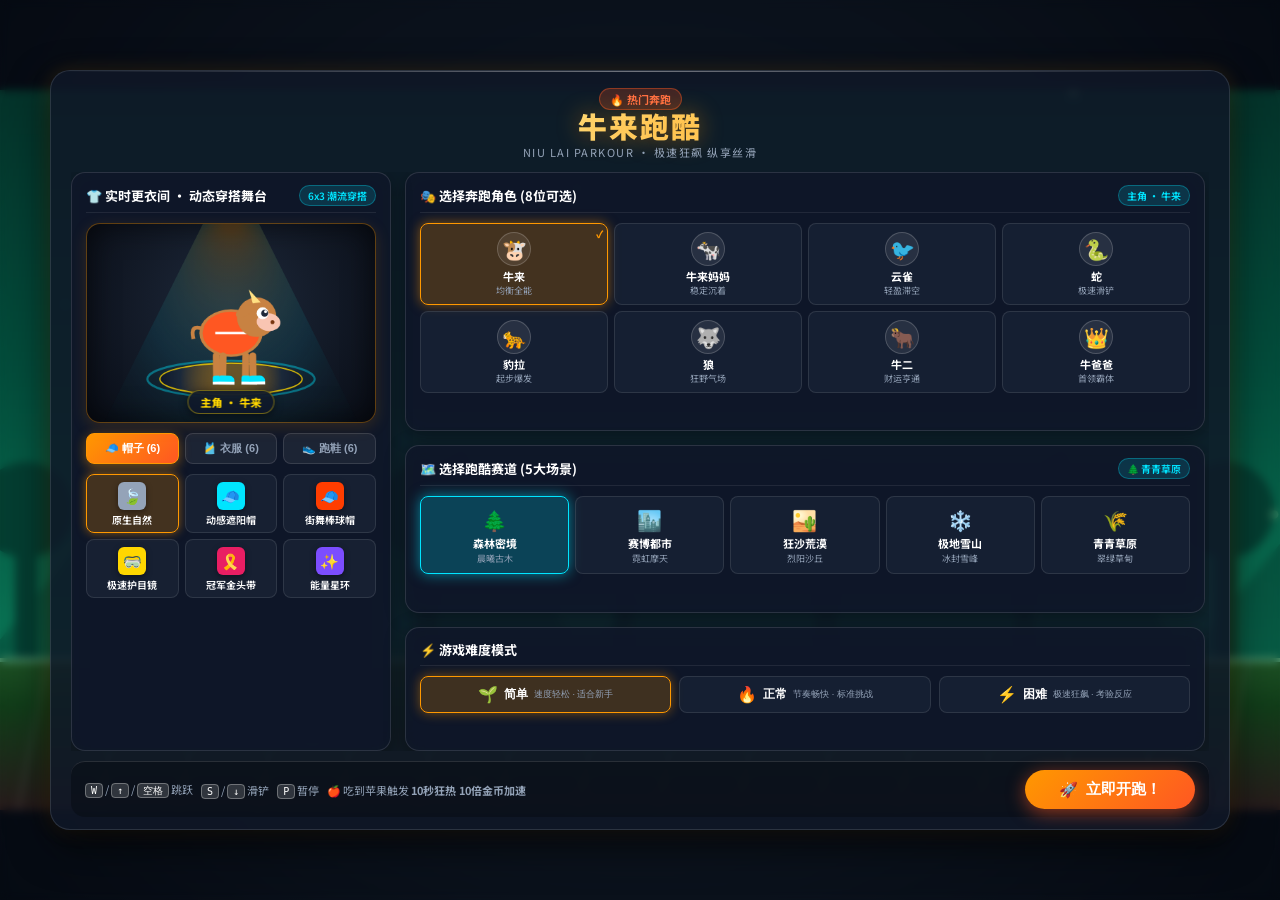
<file: games/niulai/gemini-3-7-flash/index.html>
<!DOCTYPE html>
<html lang="zh-CN">
<head>
  <meta charset="UTF-8">
  <meta name="viewport" content="width=device-width, initial-scale=1.0, maximum-scale=1.0, user-scalable=no">
  <title>牛来跑酷网页游戏 - (gemini)</title>
  <meta name="description" content="《牛来跑酷》网页游戏，携手小牛犊牛来、牛妈妈、豹拉等8位伙伴，在5大极限赛道开启酷炫极速跑酷！">
  <link rel="icon" href="data:image/svg+xml,<svg xmlns='http://www.w3.org/2000/svg' viewBox='0 0 100 100'><circle cx='50' cy='50' r='46' fill='%23F5A623'/><circle cx='38' cy='42' r='12' fill='%23FFF6E6'/><circle cx='64' cy='60' r='14' fill='%23FFF6E6'/><text x='50' y='62' font-size='34' text-anchor='middle'>🐮</text></svg>">
  <link rel="preconnect" href="https://fonts.googleapis.com">
  <link rel="preconnect" href="https://fonts.gstatic.com" crossorigin>
  <link rel="icon" href="data:image/svg+xml,<svg xmlns='http://www.w3.org/2000/svg' viewBox='0 0 100 100'><circle cx='50' cy='50' r='46' fill='%23F5A623'/><circle cx='38' cy='42' r='12' fill='%23FFF6E6'/><circle cx='64' cy='60' r='14' fill='%23FFF6E6'/><text x='50' y='62' font-size='34' text-anchor='middle'>🐮</text></svg>">
  <link href="https://fonts.googleapis.com/css2?family=Fredoka:wght@400;600;700&family=Noto+Sans+SC:wght@400;600;800;900&display=swap" rel="stylesheet">
  <link rel="stylesheet" href="css/style.css">
</head>
<body>
  <!-- 游戏主容器 -->
  <div id="game-container">
    <!-- 游戏画布 -->
    <canvas id="game-canvas" width="1280" height="720"></canvas>

    <!-- 顶部 HUD 仪表盘 -->
    <div id="game-hud" class="hud-layer hidden">
      <div class="hud-top">
        <div class="hud-card player-info-card">
          <div class="character-mini-avatar" id="hud-avatar">🐮</div>
          <div class="character-meta">
            <span class="character-name" id="hud-char-name">牛来</span>
            <span class="track-badge" id="hud-track-badge">🌲 森林</span>
          </div>
        </div>

        <div class="hud-card fever-bar-container" id="hud-fever-card">
          <div class="fever-title">
            <span class="fever-icon">⚡</span>
            <span class="fever-text">狂热加速 (10x金币)</span>
            <span class="fever-timer" id="fever-timer-text">0.0s</span>
          </div>
          <div class="fever-track">
            <div class="fever-fill" id="fever-progress-fill"></div>
          </div>
        </div>

        <div class="hud-stats-group">
          <div class="hud-pill score-pill">
            <span class="pill-icon">🏆</span>
            <div class="pill-data">
              <span class="pill-label">总得分</span>
              <span class="pill-value" id="hud-score">0</span>
            </div>
          </div>

          <div class="hud-pill coin-pill">
            <span class="pill-icon">🪙</span>
            <div class="pill-data">
              <span class="pill-label">金币</span>
              <span class="pill-value" id="hud-coins">0</span>
            </div>
          </div>

          <div class="hud-pill distance-pill">
            <span class="pill-icon">🚩</span>
            <div class="pill-data">
              <span class="pill-label">距离</span>
              <span class="pill-value" id="hud-distance">0 m</span>
            </div>
          </div>

          <button id="btn-hud-pause" class="hud-btn-icon" title="暂停游戏">⏸️</button>
          <button id="btn-hud-audio" class="hud-btn-icon" title="音效开关">🔊</button>
        </div>
      </div>
    </div>

    <!-- 移动端触控按键 (仅在触屏设备或小屏幕激活) -->
    <div id="touch-controls" class="touch-controls-layer hidden">
      <button id="touch-btn-slide" class="touch-btn slide-btn">
        <span class="touch-icon">⬇️</span>
        <span class="touch-text">滑铲 (SLIDE)</span>
      </button>
      <button id="touch-btn-jump" class="touch-btn jump-btn">
        <span class="touch-icon">⬆️</span>
        <span class="touch-text">跳跃 (JUMP)</span>
      </button>
    </div>

    <!-- 主菜单 / 选角换装赛道大厅 -->
    <div id="menu-overlay" class="modal-overlay">
      <div class="modal-window glass-panel main-menu-panel">
        <div class="game-logo-banner">
          <div class="logo-badge">🔥 热门奔跑</div>
          <h1 class="game-title">牛来跑酷</h1>
          <p class="game-subtitle">NIU LAI PARKOUR · 极速狂飙 纵享丝滑</p>
        </div>

        <!-- 主内容区域：4大独立配置板块 (解耦层级，杜绝重叠) -->
        <div class="menu-content-grid">
          <!-- 模块 1：角色选择 (8位可选) -->
          <div class="card-subpanel char-panel-section">
            <div class="section-title">
              <span>🎭 选择奔跑角色 (8位可选)</span>
              <span class="sub-tag" id="current-char-badge">主角 · 牛来</span>
            </div>
            <div class="character-select-grid" id="char-select-container">
              <!-- 8个角色卡片动态注入 -->
            </div>
          </div>

          <!-- 模块 2：实时更衣间与动态模型穿搭预览 -->
          <div class="card-subpanel wardrobe-panel-section">
            <div class="section-title">
              <span>👕 实时更衣间 · 动态穿搭舞台</span>
              <span class="sub-tag">6x3 潮流穿搭</span>
            </div>

            <!-- 动态预览舞台 -->
            <div class="preview-canvas-wrapper">
              <canvas id="preview-canvas" width="360" height="280"></canvas>
              <div class="preview-role-tag" id="preview-role-name">主角 · 牛来</div>
            </div>

            <!-- 服饰部件切换 Tab -->
            <div class="wardrobe-tabs">
              <button class="wardrobe-tab-btn active" data-tab="hat">🧢 帽子 (<span id="count-hat">6</span>)</button>
              <button class="wardrobe-tab-btn" data-tab="suit">🎽 衣服 (<span id="count-suit">6</span>)</button>
              <button class="wardrobe-tab-btn" data-tab="shoes">👟 跑鞋 (<span id="count-shoes">6</span>)</button>
            </div>

            <!-- 服饰选项网格 -->
            <div class="wardrobe-grid" id="wardrobe-items-container">
              <!-- 动态注入 6 种服饰 -->
            </div>
          </div>

          <!-- 模块 3：跑酷赛道选择 (5大场景) -->
          <div class="card-subpanel track-panel-section">
            <div class="section-title">
              <span>🗺️ 选择跑酷赛道 (5大场景)</span>
              <span class="sub-tag" id="current-track-badge">🌲 青青草原</span>
            </div>
            <div class="track-select-grid" id="track-select-container">
              <!-- 5个赛道卡片动态注入 -->
            </div>
          </div>

          <!-- 模块 4：游戏难度选择 (3档难度) -->
          <div class="card-subpanel diff-panel-section">
            <div class="section-title">
              <span>⚡ 游戏难度模式</span>
            </div>
            <div class="diff-select-group" id="diff-select-container">
              <button class="diff-btn active" data-diff="easy">
                <span class="diff-icon">🌱</span>
                <span class="diff-name">简单</span>
                <span class="diff-desc">速度轻松 · 适合新手</span>
              </button>
              <button class="diff-btn" data-diff="normal">
                <span class="diff-icon">🔥</span>
                <span class="diff-name">正常</span>
                <span class="diff-desc">节奏畅快 · 标准挑战</span>
              </button>
              <button class="diff-btn" data-diff="hard">
                <span class="diff-icon">⚡</span>
                <span class="diff-name">困难</span>
                <span class="diff-desc">极速狂飙 · 考验反应</span>
              </button>
            </div>
          </div>
        </div>

        <!-- 底部控制栏与开始按钮 -->
        <div class="menu-bottom-bar">
          <div class="key-guide-tip">
            <span class="guide-item"><kbd>W</kbd> / <kbd>↑</kbd> / <kbd>空格</kbd> 跳跃</span>
            <span class="guide-item"><kbd>S</kbd> / <kbd>↓</kbd> 滑铲</span>
            <span class="guide-item"><kbd>P</kbd> 暂停</span>
            <span class="guide-item">🍎 吃到苹果触发 <strong>10秒狂热 10倍金币加速</strong></span>
          </div>

          <div class="action-btn-group">
            <button id="btn-start-game" class="btn-primary-glow">
              <span class="btn-icon">🚀</span>
              <span class="btn-label">立即开跑！</span>
            </button>
          </div>
        </div>
      </div>
    </div>

    <!-- 暂停弹窗 -->
    <div id="pause-overlay" class="modal-overlay hidden">
      <div class="modal-window glass-panel pause-panel">
        <h2 class="pause-title">⏸️ 游戏已暂停</h2>
        <div class="pause-stats">
          <p>当前得分: <strong id="pause-score">0</strong></p>
          <p>已收集金币: <strong id="pause-coins">0</strong></p>
        </div>
        <div class="pause-actions">
          <button id="btn-resume" class="btn-primary-glow">继续游戏</button>
          <button id="btn-pause-restart" class="btn-secondary">重新开始</button>
          <button id="btn-pause-menu" class="btn-outline">返回大厅</button>
        </div>
      </div>
    </div>

    <!-- 游戏结束结算弹窗 -->
    <div id="gameover-overlay" class="modal-overlay hidden">
      <div class="modal-window glass-panel gameover-panel">
        <div class="gameover-header">
          <div class="gameover-icon">💥</div>
          <h2 class="gameover-title">跑酷结束</h2>
          <p class="gameover-subtitle" id="gameover-tip">撞上了障碍物，稍作调整再来一次！</p>
        </div>

        <div class="score-summary-card">
          <div class="score-main-block">
            <span class="score-main-label">最终总分</span>
            <span class="score-main-value" id="go-final-score">0</span>
            <div class="new-record-badge hidden" id="go-new-record">🎉 刷新最高纪录！</div>
          </div>

          <div class="score-details-grid">
            <div class="detail-item">
              <span class="detail-icon">🪙</span>
              <span class="detail-label">收集金币</span>
              <span class="detail-val" id="go-coins">0</span>
            </div>
            <div class="detail-item">
              <span class="detail-icon">🍎</span>
              <span class="detail-label">狂热苹果</span>
              <span class="detail-val" id="go-apples">0 个</span>
            </div>
            <div class="detail-item">
              <span class="detail-icon">🚩</span>
              <span class="detail-label">奔跑距离</span>
              <span class="detail-val" id="go-distance">0 m</span>
            </div>
            <div class="detail-item">
              <span class="detail-icon">👑</span>
              <span class="detail-label">历史最高分</span>
              <span class="detail-val" id="go-best-score">0</span>
            </div>
          </div>
        </div>

        <div class="gameover-actions">
          <button id="btn-restart-direct" class="btn-primary-glow">
            <span class="btn-icon">🔄</span>
            <span>再来一局 (保持配置)</span>
          </button>
          <button id="btn-return-lobby" class="btn-secondary">
            <span class="btn-icon">⚙️</span>
            <span>重选角色 / 赛道 / 穿搭</span>
          </button>
        </div>
      </div>
    </div>
  </div>

  <!-- 游戏核心模块脚本 -->
  <script src="js/config.js"></script>
  <script src="js/audio.js"></script>
  <script src="js/render.js"></script>
  <script src="js/game.js"></script>
  <script src="js/main.js"></script>
</body>
</html>
</file>
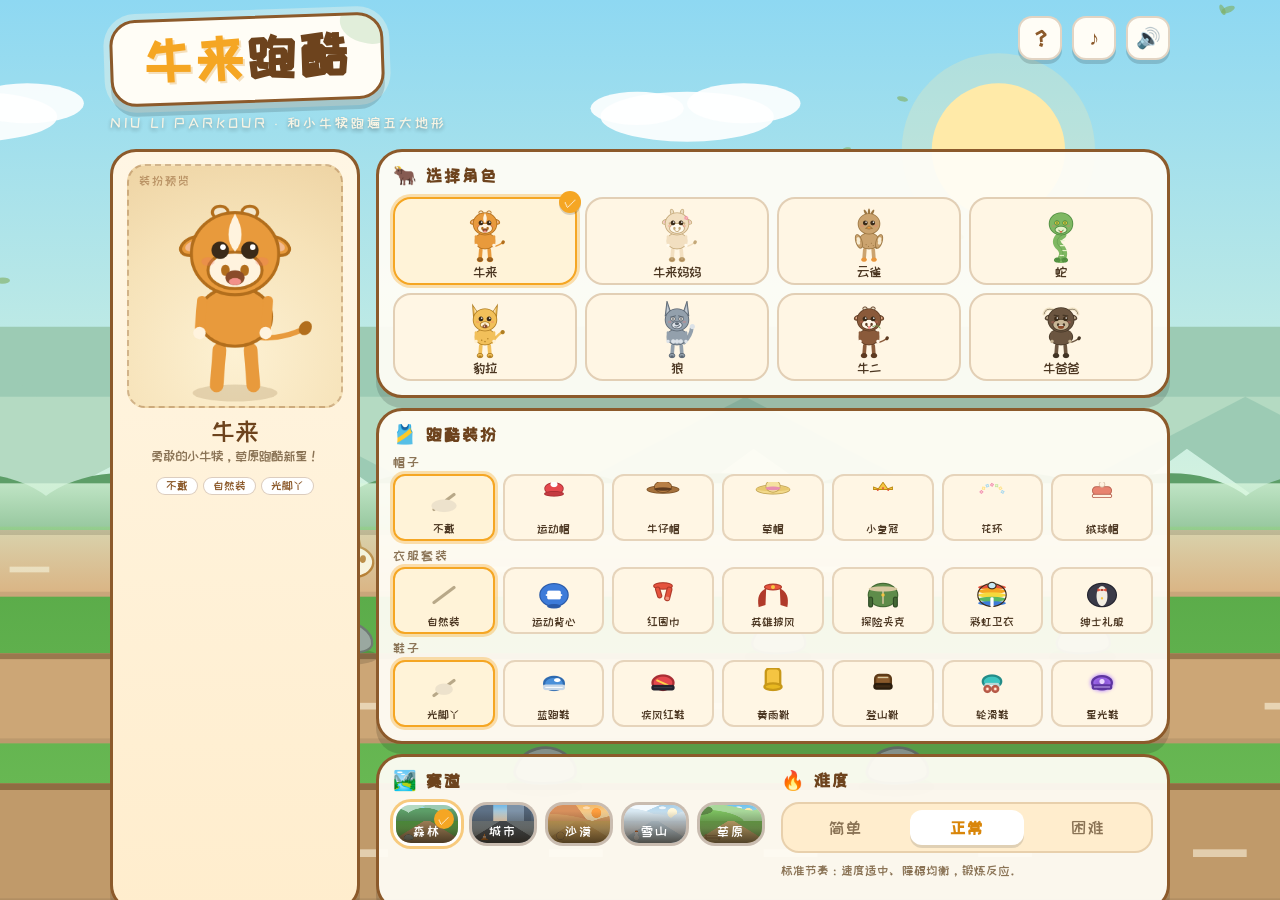
<file: games/niulai/glm-5-3/index.html>
<!DOCTYPE html>
<html lang="zh-CN">
<head>
<meta charset="UTF-8">
<meta name="viewport" content="width=device-width, initial-scale=1.0, maximum-scale=1.0, user-scalable=no">
<title>牛来跑酷网页游戏 - (glm-5.3)</title>
<meta name="description" content="和《牛来》的小牛犊一起跑遍森林、城市、沙漠、雪山、草原！">
<link rel="icon" href="data:image/svg+xml,<svg xmlns='http://www.w3.org/2000/svg' viewBox='0 0 100 100'><circle cx='50' cy='50' r='46' fill='%23F5A623'/><circle cx='38' cy='42' r='12' fill='%23FFF6E6'/><circle cx='64' cy='60' r='14' fill='%23FFF6E6'/><text x='50' y='62' font-size='34' text-anchor='middle'>🐮</text></svg>">
<link rel="preconnect" href="https://fonts.googleapis.com">
<link rel="preconnect" href="https://fonts.gstatic.com" crossorigin>
<link href="https://fonts.googleapis.com/css2?family=ZCOOL+KuaiLe&family=Baloo+2:wght@600;800&display=swap" rel="stylesheet">
<link rel="stylesheet" href="css/style.css">
</head>
<body>
<div id="app">
  <canvas id="cv"></canvas>

  <!-- ══════════ HUD ══════════ -->
  <div id="hud" class="hidden">
    <div class="hud-left">
      <div class="hud-score-label">得分</div>
      <div class="hud-score" id="hud-score">0</div>
      <div class="hud-sub">
        <span class="pill coin-pill"><b class="coin-ico"></b><span id="hud-coins">0</span></span>
        <span class="pill" id="hud-dist">0 m</span>
        <span class="pill speed-pill" id="hud-speed">x1.0</span>
      </div>
    </div>
    <div id="boost-wrap" class="hidden">
      <div class="boost-label">🍎 苹果加速 · 金币×10</div>
      <div class="boost-track"><div id="boost-bar"></div></div>
    </div>
    <div class="hud-right">
      <button class="icon-btn hud-btn" id="btn-pause" title="暂停 (P)">⏸</button>
    </div>
    <div id="touch-pads" class="hidden">
      <div class="tpad-group">
        <div class="tpad" data-act="up">▲</div>
        <div class="tpad" data-act="down">▼</div>
      </div>
      <div class="tpad-group">
        <div class="tpad tpad-txt" data-act="slide">滑</div>
        <div class="tpad tpad-txt" data-act="jump">跳</div>
      </div>
    </div>
  </div>

  <!-- ══════════ 主菜单 ══════════ -->
  <div id="menu" class="screen">
    <div class="menu-inner">
      <header class="menu-top">
        <div class="logo-wrap">
          <div class="logo-badge">
            <h1 class="logo"><span class="logo-niu">牛来</span>跑酷</h1>
          </div>
          <div class="logo-sub">NIU LI PARKOUR · 和小牛犊跑遍五大地形</div>
        </div>
        <div class="menu-top-btns">
          <button class="icon-btn" id="btn-help" title="玩法说明">?</button>
          <button class="icon-btn" id="btn-music" title="音乐开关">♪</button>
          <button class="icon-btn" id="btn-sfx" title="音效开关">🔊</button>
        </div>
      </header>

      <div class="menu-main">
        <aside class="preview-panel">
          <div class="pv-stage">
            <canvas id="pv-char" width="300" height="340"></canvas>
          </div>
          <div class="pv-name" id="pv-name">牛来</div>
          <div class="pv-desc" id="pv-desc">勇敢的小牛犊，草原跑酷新星！</div>
          <div class="pv-tags" id="pv-tags"></div>
        </aside>

        <div class="config-panel">
          <section class="cfg">
            <h2 class="cfg-title"><span class="cfg-emoji">🐂</span>选择角色</h2>
            <div class="char-grid" id="char-grid"></div>
          </section>

          <section class="cfg">
            <h2 class="cfg-title"><span class="cfg-emoji">🎽</span>跑酷装扮</h2>
            <div class="outfit-block" id="outfit-block"></div>
          </section>

          <section class="cfg cfg-duo">
            <div class="cfg-duo-col">
              <h2 class="cfg-title"><span class="cfg-emoji">🏞️</span>赛道</h2>
              <div class="track-grid" id="track-grid"></div>
            </div>
            <div class="cfg-duo-col">
              <h2 class="cfg-title"><span class="cfg-emoji">🔥</span>难度</h2>
              <div class="diff-seg" id="diff-seg"></div>
              <div class="diff-desc" id="diff-desc"></div>
            </div>
          </section>
        </div>
      </div>

      <footer class="menu-bottom">
        <div class="best-line" id="best-line">最佳纪录 --</div>
        <button class="btn-start" id="btn-start"><span>开始跑酷</span><em>▶</em></button>
        <div class="keys-hint">W/S 或 ↑/↓ 切道 · 空格 跳 · K/X 滑铲 · P 暂停</div>
      </footer>
    </div>
  </div>

  <!-- ══════════ 暂停 ══════════ -->
  <div id="pause-ov" class="overlay hidden">
    <div class="ov-card">
      <div class="ov-title">休息一下 🐾</div>
      <div class="ov-btns">
        <button class="btn-main" id="btn-resume">继续奔跑</button>
        <button class="btn-ghost" id="btn-quit">返回菜单</button>
      </div>
    </div>
  </div>

  <!-- ══════════ 游戏结束 ══════════ -->
  <div id="over-ov" class="overlay hidden">
    <div class="ov-card go-card">
      <div class="go-emoji" id="go-emoji">💫</div>
      <div class="ov-title" id="go-title">哎哟，撞到了！</div>
      <div class="go-score-label">本局得分</div>
      <div class="go-score" id="go-score">0</div>
      <div class="go-new hidden" id="go-new">🏆 新纪录！</div>
      <div class="go-stats">
        <div class="go-stat"><b id="go-coins">0</b><span>金币</span></div>
        <div class="go-stat"><b id="go-dist">0</b><span>距离</span></div>
        <div class="go-stat"><b id="go-apples">0</b><span>苹果</span></div>
      </div>
      <div class="ov-btns">
        <button class="btn-main" id="btn-retry">再来一局</button>
        <button class="btn-ghost" id="btn-tomenu">更换配置</button>
      </div>
    </div>
  </div>

  <!-- ══════════ 帮助 ══════════ -->
  <div id="help-ov" class="overlay hidden">
    <div class="ov-card help-card">
      <div class="ov-title">怎么跑 🐮</div>
      <div class="help-grid">
        <div class="help-row"><span class="k">W / S · ↑ / ↓</span>切换上/下跑道</div>
        <div class="help-row"><span class="k">空格 / J</span>跳跃（躲地面障碍）</div>
        <div class="help-row"><span class="k">K / X / Shift</span>滑铲（钻悬挂障碍）</div>
        <div class="help-row"><span class="k">P / Esc</span>暂停</div>
        <div class="help-row"><span class="k">手机</span>上下滑切道 · 点按跳 · 左滑或按钮滑铲</div>
      </div>
      <div class="help-tips">
        <p>🪙 金币 +1 分，吃到 🍎 苹果后加速 10 秒，期间每枚金币 <b>+10 分</b>（可叠加时长）！</p>
        <p>🚧 障碍物随难度变多变密，撞上就结束啦。</p>
      </div>
      <div class="ov-btns"><button class="btn-main" id="btn-help-close">知道啦</button></div>
    </div>
  </div>

  <div id="toast" class="hidden"></div>
</div>

<script src="js/core.js"></script>
<script src="js/chars.js"></script>
<script src="js/outfits.js"></script>
<script src="js/tracks.js"></script>
<script src="js/game.js"></script>
<script src="js/menu.js"></script>
<script src="js/main.js"></script>
</body>
</html>
</file>
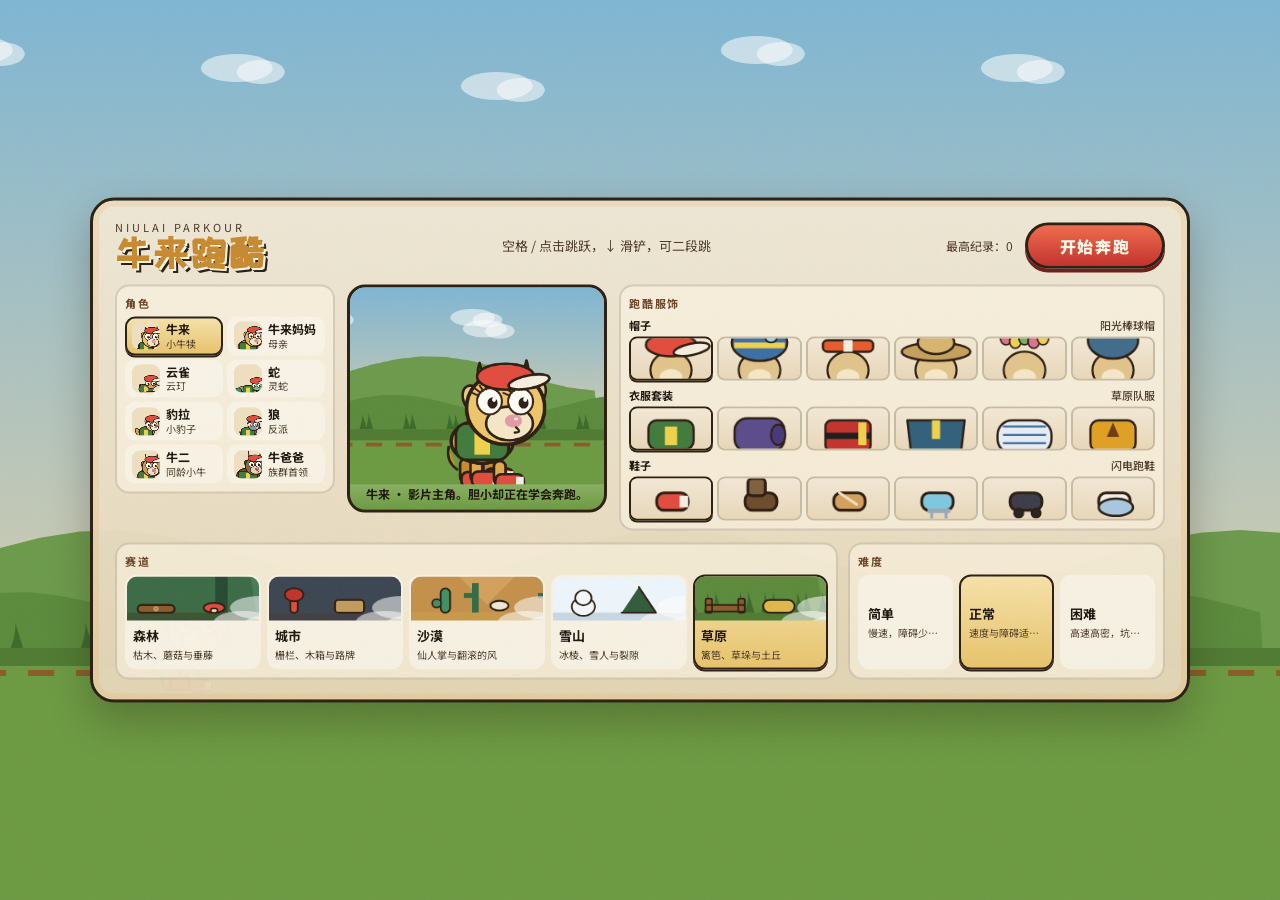
<file: games/niulai/grok-4-6/index.html>
<!DOCTYPE html>
<html lang="zh-CN">
<head>
  <meta charset="UTF-8" />
  <meta name="viewport" content="width=device-width, initial-scale=1.0, maximum-scale=1.0, user-scalable=no, viewport-fit=cover" />
  <title>牛来跑酷网页游戏 - (grok-4.6)</title>
  <link rel="icon" href="data:image/svg+xml,<svg xmlns='http://www.w3.org/2000/svg' viewBox='0 0 100 100'><circle cx='50' cy='50' r='46' fill='%23F5A623'/><circle cx='38' cy='42' r='12' fill='%23FFF6E6'/><circle cx='64' cy='60' r='14' fill='%23FFF6E6'/><text x='50' y='62' font-size='34' text-anchor='middle'>🐮</text></svg>">
  <link rel="preconnect" href="https://fonts.googleapis.com" />
  <link rel="preconnect" href="https://fonts.gstatic.com" crossorigin />
  <link href="https://fonts.googleapis.com/css2?family=Noto+Sans+SC:wght@400;500;700;900&family=ZCOOL+KuaiLe&display=swap" rel="stylesheet" />
  <link rel="stylesheet" href="css/style.css" />
</head>
<body>
  <div id="grain" aria-hidden="true"></div>
  <div id="app">
    <canvas id="game"></canvas>

    <header class="hud" id="hud" hidden>
      <div class="hud-left">
        <p class="hud-kicker">牛来跑酷</p>
        <p class="hud-score" id="hud-score">0</p>
        <p class="hud-meta" id="hud-meta">金币 0 · 0 米</p>
      </div>
      <div class="hud-center" id="hud-boost" hidden>
        <span class="boost-dot"></span>
        <span id="hud-boost-text">苹果加成</span>
      </div>
      <div class="hud-right">
        <p id="hud-runinfo">牛来 · 草原 · 正常</p>
        <button type="button" class="ghost" id="btn-pause">暂停</button>
      </div>
    </header>

    <div class="touch" id="touch" hidden>
      <button type="button" id="btn-slide">滑铲</button>
      <button type="button" id="btn-jump">跳跃</button>
    </div>

    <section class="panel menu" id="menu">
      <div class="menu-head">
        <div class="menu-title">
          <p class="eyebrow">NIULAI PARKOUR</p>
          <h1>牛来跑酷</h1>
        </div>
        <p class="subtitle">空格 / 点击跳跃，↓ 滑铲，可二段跳</p>
        <div class="menu-head-actions">
          <p class="hint" id="best-hint">最高纪录：0</p>
          <button type="button" class="start" id="btn-start">开始奔跑</button>
        </div>
      </div>

      <div class="menu-grid">
        <aside class="cast">
          <h2>角色</h2>
          <div class="cast-list" id="cast-list"></div>
        </aside>

        <div class="preview-col">
          <canvas id="preview" width="420" height="320"></canvas>
          <p class="preview-caption" id="preview-caption">牛来 · 小牛犊</p>
        </div>

        <div class="gear">
          <h2>跑酷服饰</h2>
          <div class="gear-block">
            <p>帽子 <span id="hat-name"></span></p>
            <div class="swatches" id="hat-swatches"></div>
          </div>
          <div class="gear-block">
            <p>衣服套装 <span id="suit-name"></span></p>
            <div class="swatches" id="suit-swatches"></div>
          </div>
          <div class="gear-block">
            <p>鞋子 <span id="shoe-name"></span></p>
            <div class="swatches" id="shoe-swatches"></div>
          </div>
        </div>
      </div>

      <div class="picks">
        <div class="picks-tracks">
          <h2>赛道</h2>
          <div class="track-row" id="track-row"></div>
        </div>
        <div class="picks-diff">
          <h2>难度</h2>
          <div class="diff-row" id="diff-row"></div>
        </div>
      </div>
    </section>

    <section class="panel overlay" id="pause" hidden>
      <h2>暂停</h2>
      <p>赛道还在，牛来也还在。深呼吸后再跑。</p>
      <div class="row">
        <button type="button" class="start" id="btn-resume">继续</button>
        <button type="button" class="ghost" id="btn-pause-menu">返回选择</button>
      </div>
    </section>

    <section class="panel overlay" id="over" hidden>
      <p class="eyebrow">本局结束</p>
      <h2>撞上障碍了</h2>
      <p class="over-score" id="over-score">0</p>
      <p class="over-meta" id="over-meta"></p>
      <p class="hint" id="over-best"></p>
      <div class="row">
        <button type="button" class="start" id="btn-retry">再跑一次</button>
        <button type="button" class="ghost" id="btn-over-menu">重新选择</button>
      </div>
    </section>
  </div>

  <script src="js/config.js"></script>
  <script src="js/audio.js"></script>
  <script src="js/sprites.js"></script>
  <script src="js/engine.js"></script>
  <script src="js/ui.js"></script>
  <script src="js/main.js"></script>
</body>
</html>
</file>
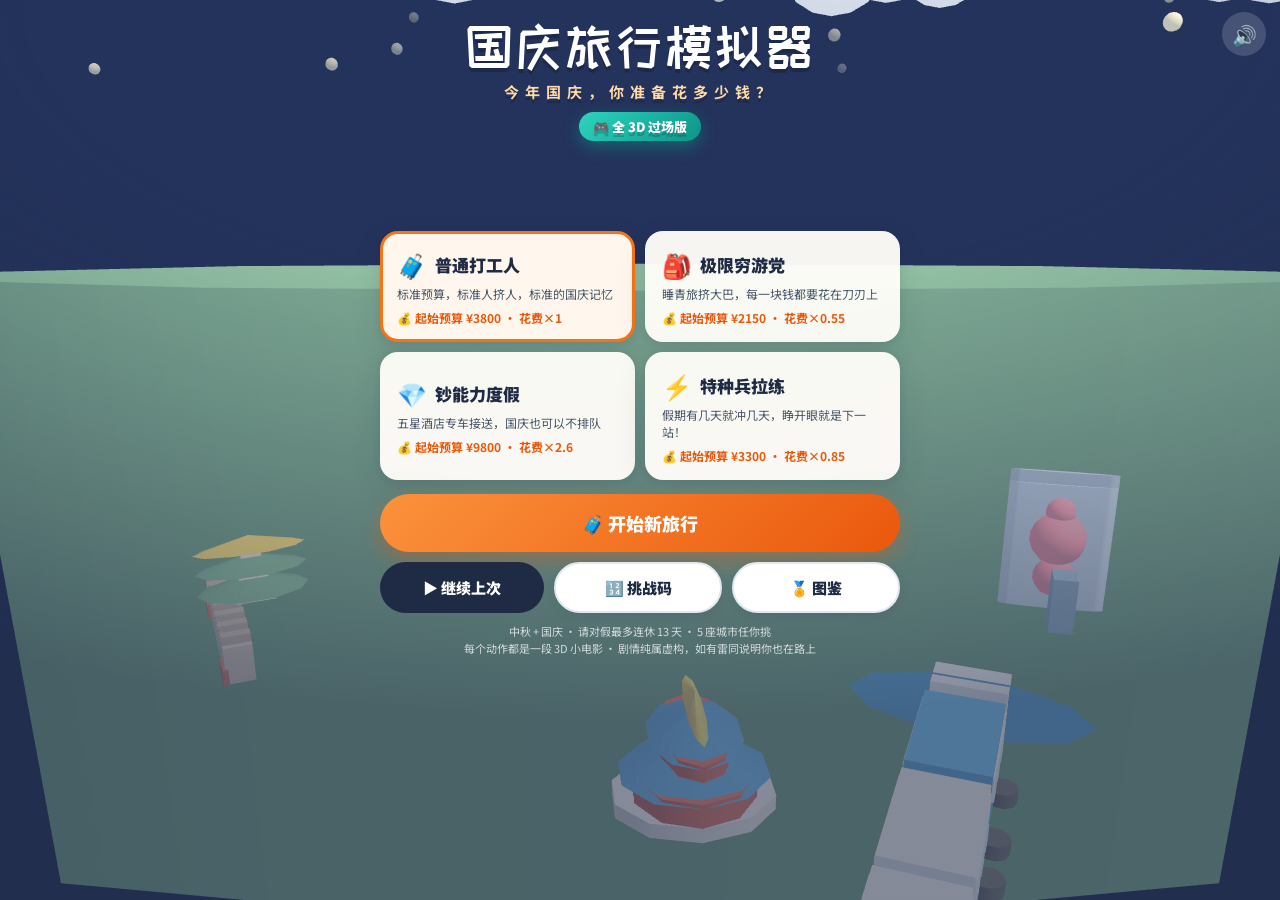
<file: games/travel-simulator/trave-v1.html>
<!DOCTYPE html>
<html lang="zh-CN">
<head>
<script>window.requestAnimationFrame=function(c){return setTimeout(function(){c(performance.now());},33);};window.cancelAnimationFrame=function(i){clearTimeout(i);};</script>
<meta charset="UTF-8">
<meta name="viewport" content="width=device-width, initial-scale=1.0, maximum-scale=1.0, user-scalable=no, viewport-fit=cover">
<meta name="theme-color" content="#1f2a44">
<title>国庆旅行模拟器 3D · 今年国庆你准备花多少钱</title>
<link rel="icon" href="data:image/svg+xml,<svg xmlns='http://www.w3.org/2000/svg' viewBox='0 0 100 100'><g transform='translate(0 3)'><circle cx='26' cy='63' r='15' fill='%231f2a44'/><circle cx='74' cy='63' r='15' fill='%231f2a44'/><rect x='12' y='27' width='76' height='39' rx='19.5' fill='%231f2a44'/><rect x='22' y='40.5' width='8' height='18' rx='2' fill='%232dd4bf'/><rect x='17' y='45.5' width='18' height='8' rx='2' fill='%232dd4bf'/><circle cx='69' cy='40.5' r='4.6' fill='%23ef4444'/><circle cx='60.5' cy='46.5' r='4.6' fill='%23fbbf24'/><circle cx='77.5' cy='46.5' r='4.6' fill='%2322c55e'/><circle cx='69' cy='52.5' r='4.6' fill='%23ea580c'/><circle cx='40' cy='56' r='5' fill='%2364748a'/><circle cx='54' cy='56' r='5' fill='%2364748a'/></g></svg>">
<link rel="preconnect" href="https://fonts.googleapis.com" crossorigin>
<link rel="stylesheet" href="https://fonts.googleapis.com/css2?family=ZCOOL+KuaiLe&family=Noto+Sans+SC:wght@400;500;700;900&display=swap" media="print" onload="this.media='all'" onerror="this.remove()">
<style>
:root{
  --orange:#f97316; --orange-deep:#ea580c; --orange-soft:#ffedd5;
  --cream:#fff8ef; --card:#fffdf8; --ink:#1f2a44; --ink2:#475569;
  --teal:#0d9488; --teal-deep:#0f766e; --gold:#f59e0b; --red:#dc2626;
  --blue:#2563eb; --green:#16a34a; --purple:#7c3aed;
  --shadow:0 10px 30px rgba(31,42,68,.12), 0 2px 8px rgba(31,42,68,.08);
  --shadow-sm:0 3px 10px rgba(31,42,68,.10);
  --radius:18px;
  --safe-b:env(safe-area-inset-bottom,0px);
}
*{margin:0;padding:0;box-sizing:border-box;-webkit-tap-highlight-color:transparent}
html,body{height:100%;overflow:hidden}
body{
  font-family:"Noto Sans SC","PingFang SC","Microsoft YaHei",sans-serif;
  background:var(--ink);color:var(--ink);
  -webkit-font-smoothing:antialiased;-webkit-text-size-adjust:100%;text-size-adjust:100%;
  user-select:none;
}
button{font-family:inherit;border:none;background:none;cursor:pointer;color:inherit}
.hidden{display:none!important}
.font-fun{font-family:"ZCOOL KuaiLe","Noto Sans SC",sans-serif;font-weight:400}

/* ============ 屏幕容器 ============ */
.screen{position:fixed;inset:0;display:none;flex-direction:column;overflow:hidden}
.screen.active{display:flex}

/* ============ 通用组件 ============ */
.btn{
  display:inline-flex;align-items:center;justify-content:center;gap:8px;
  padding:14px 26px;border-radius:999px;font-size:17px;font-weight:900;
  transition:transform .12s ease, box-shadow .12s ease, filter .12s;
  box-shadow:var(--shadow-sm);
}
.btn:active{transform:scale(.95)}
.btn-primary{background:linear-gradient(135deg,#fb923c,#ea580c);color:#fff;box-shadow:0 8px 20px rgba(234,88,12,.35)}
.btn-teal{background:linear-gradient(135deg,#2dd4bf,#0d9488);color:#fff;box-shadow:0 8px 20px rgba(13,148,136,.35)}
.btn-ghost{background:#fff;color:var(--ink);border:2px solid #e2e8f0}
.btn-dark{background:var(--ink);color:#fff}
.btn:disabled{filter:grayscale(.7) opacity .45;cursor:not-allowed;box-shadow:none}
.chip{display:inline-flex;align-items:center;gap:3px;padding:2px 8px;border-radius:999px;font-size:12px;font-weight:700;background:#f1f5f9;color:var(--ink2)}
.chip.money{background:#dcfce7;color:#15803d}
.chip.time{background:#e0f2fe;color:#0369a1}
.chip.bad{background:#fee2e2;color:#b91c1c}
.chip.good{background:#ccfbf1;color:#0f766e}

/* ============ 首页 ============ */
#home{background:linear-gradient(180deg,#1f2a44 0%,#2b3a63 55%,#ea580c 130%);align-items:center}
#home3d{position:absolute;inset:0}
#home3d canvas{display:block;width:100%;height:100%}
.home-veil{position:absolute;inset:0;background:radial-gradient(120% 80% at 50% 0%,transparent 40%,rgba(31,42,68,.55) 100%);pointer-events:none}
.home-inner{position:relative;z-index:2;flex:1;display:flex;flex-direction:column;align-items:center;padding:calc(18px + env(safe-area-inset-top,0px)) 20px calc(14px + var(--safe-b));width:100%;max-width:560px;margin:0 auto}
.home-title{text-align:center;color:#fff;text-shadow:0 4px 0 rgba(0,0,0,.18)}
.home-title h1{font-size:clamp(34px,8.5vw,52px);line-height:1.1;letter-spacing:2px}
.home-title .sub{margin-top:6px;font-size:15px;color:#ffd9a8;font-weight:700;letter-spacing:6px}
.home-badge3d{display:inline-flex;align-items:center;gap:6px;margin-top:10px;padding:5px 14px;border-radius:999px;background:linear-gradient(135deg,#2dd4bf,#0d9488);color:#fff;font-size:13px;font-weight:900;box-shadow:0 6px 16px rgba(13,148,136,.5);animation:badgePulse 2s ease-in-out infinite}
@keyframes badgePulse{0%,100%{transform:translateY(0)}50%{transform:translateY(-4px)}}
.home-modes{width:100%;display:grid;grid-template-columns:repeat(2,1fr);gap:10px;margin-top:clamp(24px,10vh,108px)}
.mode-card{background:rgba(255,253,248,.96);border-radius:var(--radius);padding:13px 14px;text-align:left;box-shadow:var(--shadow);border:3px solid transparent;transition:transform .12s,border-color .15s}
.mode-card:active{transform:scale(.97)}
.mode-card.sel{border-color:var(--orange);background:#fff7ed}
.mode-card .mc-top{display:flex;align-items:center;gap:8px;font-size:17px;font-weight:900}
.mode-card .mc-emoji{font-size:24px}
.mode-card .mc-desc{margin-top:4px;font-size:12px;color:var(--ink2);line-height:1.4}
.mode-card .mc-money{margin-top:6px;font-size:12px;font-weight:700;color:var(--orange-deep)}
.home-actions{width:100%;display:flex;flex-direction:column;gap:10px;margin-top:14px}
.home-actions .btn{width:100%;padding:16px;font-size:18px}
.home-row{display:flex;gap:10px}
.home-row .btn{flex:1;padding:13px;font-size:15px}
.home-foot{margin-top:10px;font-size:11px;color:rgba(255,255,255,.75);text-align:center;line-height:1.6}

/* 右上角小图标钮 */
.icon-btn{position:absolute;z-index:5;width:44px;height:44px;border-radius:50%;background:rgba(255,255,255,.16);backdrop-filter:blur(6px);color:#fff;font-size:20px;display:flex;align-items:center;justify-content:center;transition:transform .12s}
.icon-btn:active{transform:scale(.9)}
#soundBtn{top:calc(12px + env(safe-area-inset-top,0px));right:14px}

/* ============ 通用选择屏（同行/目的地） ============ */
.pick-screen{background:linear-gradient(180deg,#fff8ef,#ffe9d2);padding:calc(16px + env(safe-area-inset-top,0px)) 16px calc(16px + var(--safe-b));overflow-y:auto}
.pick-head{text-align:center;margin-bottom:14px}
.pick-head h2{font-size:28px;color:var(--ink)}
.pick-head p{font-size:13px;color:var(--ink2);margin-top:4px}
.pick-list{display:flex;flex-direction:column;gap:12px;width:100%;max-width:560px;margin:0 auto}
.pick-card{display:flex;gap:14px;align-items:center;background:var(--card);border-radius:var(--radius);padding:15px 16px;box-shadow:var(--shadow-sm);border:3px solid transparent;transition:transform .12s,border-color .15s;text-align:left;width:100%}
.pick-card:active{transform:scale(.98)}
.pick-card.sel{border-color:var(--orange);background:#fff7ed}
.pick-card .pc-emoji{font-size:38px;flex:0 0 52px;height:52px;display:flex;align-items:center;justify-content:center;background:var(--orange-soft);border-radius:14px}
.pick-card .pc-main{flex:1;min-width:0}
.pick-card .pc-name{font-size:18px;font-weight:900}
.pick-card .pc-desc{font-size:13px;color:var(--ink2);margin-top:3px;line-height:1.4}
.pick-card .pc-tags{margin-top:7px;display:flex;flex-wrap:wrap;gap:5px}
.pick-card .pc-go{flex:0 0 auto;background:var(--orange);color:#fff;width:40px;height:40px;border-radius:50%;font-size:20px;display:flex;align-items:center;justify-content:center}
.pick-foot{width:100%;max-width:560px;margin:16px auto 0}
.pick-foot .btn{width:100%}
.city-grid{display:grid;grid-template-columns:1fr 1fr;gap:10px;width:100%;max-width:560px;margin:0 auto}
.city-card{background:var(--card);border-radius:var(--radius);padding:14px;box-shadow:var(--shadow-sm);border:3px solid transparent;text-align:left;position:relative;overflow:hidden;min-height:128px;display:flex;flex-direction:column}
.city-card:active{transform:scale(.97)}
.city-card.sel{border-color:var(--orange);background:#fff7ed}
.city-card .cc-emoji{font-size:34px}
.city-card .cc-name{font-size:19px;font-weight:900;margin-top:2px}
.city-card .cc-tags{margin-top:auto;display:flex;flex-wrap:wrap;gap:5px;padding-top:8px}
.city-card .cc-crowd{position:absolute;top:10px;right:10px;font-size:11px;font-weight:700;padding:3px 8px;border-radius:999px;background:#fee2e2;color:#b91c1c}

/* ============ 游戏屏布局 ============ */
#game{background:var(--cream)}
.stage-wrap{position:relative;flex:0 0 42vh;width:100%;overflow:hidden;background:#1f2a44}
#stage3d{position:absolute;inset:0}
#stage3d canvas{display:block;width:100%;height:100%}
/* emoji 降级舞台 */
#stageEmoji{position:absolute;inset:0;display:none;flex-direction:column;align-items:center;justify-content:center;
  background:linear-gradient(180deg,#7dd3fc 0%,bae6fd 55%,#fde68a 100%);overflow:hidden}
#stageEmoji.on{display:flex}
.se-layer{position:absolute;inset:0;display:flex;align-items:center;justify-content:center;font-size:84px;filter:drop-shadow(0 8px 10px rgba(0,0,0,.2));animation:sePop 3.4s ease both}
.se-prop{position:absolute;font-size:44px;animation:seFloat 3.4s ease-in-out both}
@keyframes sePop{0%{transform:scale(.3) translateY(60px);opacity:0}15%{transform:scale(1.08) translateY(0);opacity:1}25%{transform:scale(1)}75%{opacity:1}100%{transform:scale(1.12) translateY(-26px);opacity:0}}
@keyframes seFloat{0%{transform:translateY(30px) scale(.6);opacity:0}25%{opacity:1}80%{opacity:1}100%{transform:translateY(-70px) scale(1.1);opacity:0}}
.se-actors{display:flex;gap:6px;position:absolute;bottom:22%}
.se-actors span{font-size:46px;animation:seBob 1s ease-in-out infinite}
.se-actors span:nth-child(2){animation-delay:.15s}.se-actors span:nth-child(3){animation-delay:.3s}.se-actors span:nth-child(4){animation-delay:.45s}
@keyframes seBob{0%,100%{transform:translateY(0)}50%{transform:translateY(-12px)}}
.se-city{position:absolute;top:14%;font-size:40px;letter-spacing:14px;opacity:.85}

/* 电影黑边 */
.bar{position:absolute;left:0;right:0;height:9%;background:#000;z-index:6;pointer-events:none;transition:transform .35s cubic-bezier(.7,0,.2,1)}
.bar-top{top:0;transform:translateY(-101%)}
.bar-bot{bottom:0;transform:translateY(101%)}
.stage-wrap.cine .bar-top,.stage-wrap.cine .bar-bot{transform:translateY(0)}
.cine-sub{position:absolute;left:50%;bottom:11%;transform:translate(-50%,20px);z-index:7;background:rgba(0,0,0,.62);backdrop-filter:blur(4px);
  color:#fff;padding:9px 20px;border-radius:999px;font-size:16px;font-weight:700;line-height:1.35;opacity:0;transition:opacity .3s,transform .3s;display:flex;gap:8px;align-items:center;max-width:92%;overflow:hidden}
.stage-wrap.cine .cine-sub{opacity:1;transform:translate(-50%,0)}
.cine-sub .cs-emoji{font-size:20px}
.cine-sub .cs-city{font-size:12px;color:#fdba74;font-weight:500}
.cine-progress{position:absolute;left:0;right:0;bottom:0;height:4px;background:rgba(255,255,255,.15);z-index:7;opacity:0;transition:opacity .3s}
.stage-wrap.cine .cine-progress{opacity:1}
.cine-progress i{display:block;height:100%;width:0;background:linear-gradient(90deg,#fb923c,#fbbf24);border-radius:0 4px 4px 0}
.cine-controls{position:absolute;z-index:8;top:10px;right:10px;display:flex;gap:8px;opacity:0;pointer-events:none;transition:opacity .3s}
.stage-wrap.cine .cine-controls{opacity:1;pointer-events:auto}
.cine-controls button{padding:7px 13px;border-radius:999px;background:rgba(0,0,0,.55);backdrop-filter:blur(4px);color:#fff;font-size:13px;font-weight:700;display:flex;align-items:center;gap:4px}
.cine-controls button.on{background:var(--orange)}
.cine-tag{position:absolute;z-index:7;top:10px;left:12px;color:rgba(255,255,255,.85);font-size:11px;font-weight:700;letter-spacing:2px;text-shadow:0 1px 3px rgba(0,0,0,.5)}
.flash{position:absolute;inset:0;background:#fff;z-index:9;pointer-events:none;opacity:0}
.flash.go{animation:flashGo .45s ease}
@keyframes flashGo{0%{opacity:0}12%{opacity:.95}100%{opacity:0}}

/* 游戏侧栏/底栏 */
.game-panel{flex:1;display:flex;flex-direction:column;min-height:0;background:var(--cream)}
.hud{background:var(--card);box-shadow:var(--shadow-sm);padding:9px 12px 8px;position:relative;z-index:3}
.hud-row1{display:flex;align-items:center;gap:10px}
.hud-day{font-size:14px;font-weight:900;line-height:1.15}
.hud-day small{display:block;font-size:11px;color:var(--ink2);font-weight:500}
.hud-city{display:flex;align-items:center;gap:4px;font-size:13px;font-weight:700;background:var(--orange-soft);color:var(--orange-deep);padding:4px 10px;border-radius:999px}
.hud-weather{font-size:12px;color:var(--ink2);display:flex;gap:6px;align-items:center}
.hud-spacer{flex:1}
.hud-time{font-size:12px;font-weight:700;color:var(--teal-deep)}
.hud-menu{flex:0 0 auto;width:34px;height:34px;border-radius:11px;border:2px solid #e2e8f0;background:#fff;color:var(--ink);font-size:17px;font-weight:900;line-height:1;padding:0;cursor:pointer;box-shadow:0 2px 6px rgba(15,23,42,.08);transition:transform .08s}
.hud-menu:active{transform:scale(.92)}
.stat-grid{display:grid;grid-template-columns:repeat(5,1fr);gap:6px;margin-top:8px}
.stat{position:relative}
.stat .st-label{display:flex;justify-content:space-between;font-size:10px;color:var(--ink2);font-weight:700;line-height:1.3}
.stat .st-val{font-variant-numeric:tabular-nums}
.st-track{height:7px;border-radius:999px;background:#eef2f7;margin-top:2px;overflow:hidden}
.st-track i{display:block;height:100%;border-radius:999px;transition:width .5s cubic-bezier(.3,.8,.3,1),background .3s}
.st-money .st-track{display:none}
.st-money .st-label{justify-content:center;font-size:11px}
.st-money .st-val{font-size:15px;color:var(--green);font-weight:900}
.st-money.neg .st-val{color:var(--red)}
#floatLayer{position:absolute;inset:0;pointer-events:none;z-index:8;overflow:hidden}
.float-num{position:absolute;font-size:13px;font-weight:900;white-space:nowrap;text-shadow:0 1px 2px rgba(255,255,255,.9);animation:floatUp 1.5s ease-out forwards}
@keyframes floatUp{0%{transform:translateY(4px);opacity:0}15%{opacity:1;100%{transform:translateY(-34px);opacity:0}}}

/* 动作区 */
.action-area{flex:1;overflow-y:auto;-webkit-overflow-scrolling:touch;padding:10px 12px 12px}
.sec-title{display:flex;align-items:center;gap:8px;font-size:14px;font-weight:900;margin:4px 2px 9px;color:var(--ink)}
.sec-title::after{content:"";flex:1;height:2px;background:repeating-linear-gradient(90deg,#e2e8f0 0 6px,transparent 6px 12px)}
.action-grid{display:grid;grid-template-columns:1fr 1fr;gap:9px}
.act-card{position:relative;background:var(--card);border-radius:15px;padding:11px 11px 9px;box-shadow:var(--shadow-sm);text-align:left;display:flex;flex-direction:column;gap:4px;transition:transform .12s;overflow:hidden}
.act-card:active:not(:disabled){transform:scale(.97)}
.act-card:disabled{opacity=.5;filter:grayscale(.6)}
.act-card.shake{animation:shake .4s}
@keyframes shake{0%,100%{transform:translateX(0)}25%{transform:translateX(-5px)}75%{transform:translateX(5px)}}
.act-head{display:flex;align-items:center;gap:7px}
.act-emoji{font-size:26px}
.act-name{font-size:14px;font-weight:900;line-height:1.25}
.act-desc{font-size:11px;color:var(--ink2);line-height:1.35;min-height:29px}
.act-chips{display:flex;flex-wrap:wrap;gap:4px;margin-top:2px}
.act-chips .chip{font-size:10.5px;padding:1px 7px}
.hand{padding:6px 12px calc(8px + var(--safe-b));background:linear-gradient(180deg,rgba(255,248,239,0),#ffedd5 60%);border-top:1px dashed #fdba74}
.hand-scroll{display:flex;gap:8px;overflow-x:auto;padding:4px 2px 6px;scrollbar-width:none}
.hand-scroll::-webkit-scrollbar{display:none}
.hand-label{font-size:11px;font-weight:700;color:var(--orange-deep);margin-bottom:2px;display:flex;justify-content:space-between}
.card-item{flex:0 0 118px;background:linear-gradient(160deg,#fff,#fff7ed);border:2px solid #fdba74;border-radius:13px;padding:8px 9px;box-shadow:var(--shadow-sm);text-align:left;transition:transform .12s}
.card-item:active{transform:scale(.95)}
.card-item.used{opacity:.4;border-style:dashed}
.card-item .ci-emoji{font-size:20px}
.card-item .ci-name{font-size:12.5px;font-weight:900;margin-top:1px}
.card-item .ci-desc{font-size:10px;color:var(--ink2);line-height:1.3;margin-top:2px}
.card-item .ci-mode{font-size:9.5px;font-weight:900;color:var(--purple);margin-top:3px}
.card-item.passive .ci-mode{color:var(--teal-deep)}
.day-end-row{display:flex;gap:8px;margin-top:10px}
.day-end-row .btn{flex:1;padding:12px;font-size:14px}

/* ============ 弹窗 ============ */
#modalMask{position:fixed;inset:0;z-index:30;background:rgba(15,23,42,.55);backdrop-filter:blur(4px);
  display:flex;align-items:center;justify-content:center;padding:22px;opacity:0;pointer-events:none;transition:opacity .25s}
#modalMask.show{opacity:1;pointer-events:auto}
#modalBox{background:var(--card);border-radius:22px;width:100%;max-width:440px;max-height:86vh;overflow-y:auto;
  padding:22px 20px calc(18px + var(--safe-b));box-shadow:var(--shadow);transform:scale(.85) translateY(20px);transition:transform .28s cubic-bezier(.34,1.56,.64,1)}
#modalMask.show #modalBox{transform:scale(1) translateY(0)}
.mb-emoji{font-size:46px;text-align:center}
.mb-title{font-size:21px;font-weight:900;text-align:center;margin-top:6px}
.mb-desc{font-size:14px;color:var(--ink2);line-height:1.65;margin-top:9px;text-align:center}
.mb-result{margin-top:12px;border-radius:14px;padding:11px 14px;font-size:13.5px;font-weight:700;text-align:center;background:#f8fafc}
.mb-opts{display:flex;flex-direction:column;gap:9px;margin-top:16px}
.mb-opt{background:#fff;border:2px solid #e2e8f0;border-radius:14px;padding:13px 15px;text-align:left;transition:transform .12s,border-color .15s}
.mb-opt:active{transform:scale(.98)}
.mb-opt.sel{border-color:var(--orange);background:#fff7ed}
.mb-opt .mo-label{font-size:15px;font-weight:900;display:flex;align-items:center;gap:7px}
.mb-opt .mo-hint{font-size:12px;color:var(--ink2);margin-top:3px;line-height:1.4}
.mb-opt .mo-chips{margin-top:7px;display:flex;flex-wrap:wrap;gap:4px}
.mb-btns{display:flex;gap:9px;margin-top:16px}
.mb-btns .btn{flex:1}
.mb-stat-row{display:flex;justify-content:center;flex-wrap:wrap;gap:6px;margin-top:10px}

/* 老板审批等待动画 */
.boss-emoji{font-size:62px;text-align:center;animation:bossSigh 1.6s ease-in-out infinite}
@keyframes bossSigh{0%,100%{transform:translateY(0) rotate(0)}50%{transform:translateY(-7px) rotate(-4deg)}}
.boss-dots{text-align:center;font-size:30px;font-weight:900;letter-spacing:5px;color:var(--orange-deep);margin-top:4px}
.boss-dots span{display:inline-block;animation:dotBlink 1.2s infinite}
.boss-dots span:nth-child(2){animation-delay:.2s}
.boss-dots span:nth-child(3){animation-delay:.4s}
@keyframes dotBlink{0%,100%{opacity:.2}50%{opacity:1}}

/* Toast */
#toast{position:fixed;left:50%;bottom:calc(16% + var(--safe-b));transform:translate(-50%,20px);z-index:40;
  background:rgba(31,42,68,.92);color:#fff;padding:11px 20px;border-radius:999px;font-size:14px;font-weight:700;
  opacity:0;pointer-events:none;transition:opacity .25s,transform .25s;max-width:88%;text-align:center}
#toast.show{opacity:1;transform:translate(-50%,0)}

/* 发牌弹窗 */
.deal-row{display:flex;gap:10px;margin-top:16px}
.deal-card{flex:1;background:#fff;border:2px solid #e2e8f0;border-radius:15px;padding:14px 10px;text-align:center;transition:transform .12s,border-color .15s}
.deal-card:active{transform:scale(.96)}
.deal-card.sel{border-color:var(--orange);background:#fff7ed}
.deal-card .dc-emoji{font-size:34px}
.deal-card .dc-name{font-size:13.5px;font-weight:900;margin-top:4px}
.deal-card .dc-desc{font-size:11px;color:var(--ink2);margin-top:4px;line-height:1.4}
.deal-card .dc-mode{margin-top:6px;font-size:10px;font-weight:900;color:var(--purple)}

/* ============ 结算屏 ============ */
#final{background:linear-gradient(180deg,#1f2a44,#312e81 60%,#7c2d12);overflow-y:auto}
.final-inner{width:100%;max-width:560px;margin:0 auto;padding:calc(22px + env(safe-area-inset-top,0px)) 18px calc(24px + var(--safe-b));display:flex;flex-direction:column;align-items:center}
.final-tag{color:#fdba74;font-size:22px;font-weight:900;letter-spacing:2px;margin-top:6px}
.final-emoji{font-size:84px;margin:14px 0 6px;filter:drop-shadow(0 10px 20px rgba(0,0,0,.4));animation:endBob 2.4s ease-in-out infinite}
@keyframes endBob{0%,100%{transform:translateY(0)}50%{transform:translateY(-10px)}}
.final-title{font-size:36px;color:#fff;text-align:center}
.final-desc{font-size:15px;color:#e2e8f0;line-height:1.7;margin-top:12px;text-align:center;background:rgba(255,255,255,.08);padding:14px 18px;border-radius:15px}
/* 人格卡片海报仅用于保存到相册，页面上不展示（标题/描述已在顶部呈现） */
.share-card{display:none}
.final-stats{display:grid;grid-template-columns:repeat(3,1fr);gap:9px;width:100%;margin-top:14px}
.fs-item{background:rgba(255,255,255,.1);border-radius:13px;padding:10px 6px;text-align:center;color:#fff}
.fs-item b{display:block;font-size:20px;font-variant-numeric:tabular-nums}
.fs-item span{font-size:11.5px;color:#cbd5e1}
.final-btns{display:flex;flex-direction:column;gap:10px;width:100%;margin-top:18px}
.final-btns .btn{width:100%}
.final-btns .row2{display:flex;gap:10px}
.final-btns .row2 .btn{flex:1;padding:13px;font-size:14px}
.ach-row{display:flex;flex-wrap:wrap;gap:7px;justify-content:center;margin-top:12px}
.ach-pill{display:inline-flex;align-items:center;gap:5px;background:rgba(253,186,117,.18);color:#fde68a;border:1px solid rgba(253,186,117,.4);padding:5px 11px;border-radius:999px;font-size:12px;font-weight:700}

/* 图鉴 */
.codex-grid{display:grid;grid-template-columns:1fr 1fr;gap:9px;margin-top:14px}
.codex-item{background:#fff;border-radius:13px;padding:11px;text-align:left;border:2px solid #e2e8f0}
.codex-item.locked{filter:grayscale(1);opacity:.55}
.codex-item .ci2-emoji{font-size:26px}
.codex-item .ci2-name{font-size:13px;font-weight:900;margin-top:2px}
.codex-item .ci2-desc{font-size:10.5px;color:var(--ink2);margin-top:2px;line-height:1.35}
.ach-grid{display:grid;grid-template-columns:1fr 1fr;gap:9px;margin-top:14px}

/* ============ 响应式适配 ============ */

/* ---- 小屏手机（≤420px）：压缩 HUD 横排，预算独占一行，防止"日期+城市+天气+时间+菜单"溢出 ---- */
@media (max-width:420px){
  .hud{padding:8px 10px 7px}
  .hud-row1{gap:7px}
  .hud-day{font-size:13px}
  .hud-day small{font-size:10px}
  .hud-city{font-size:12px;padding:3px 9px}
  .hud-weather{font-size:11px;gap:4px;min-width:0;overflow:hidden;text-overflow:ellipsis;white-space:nowrap}
  .hud-time{font-size:11.5px;white-space:nowrap}
  .stat-grid{grid-template-columns:repeat(4,1fr);gap:5px 4px;margin-top:7px}
  .st-money{grid-column:1/-1}
  .st-money .st-label{font-size:12px}
  .st-money .st-val{font-size:14px}
}
/* 极窄屏（≤340px，如 iPhone SE1/mini 竖屏）：天气信息降级 */
@media (max-width:340px){
  .hud-row1{gap:6px}
  .hud-weather{display:none}
  .stat .st-label{font-size:9.5px}
  .action-area{padding:9px 10px}
  .action-grid{gap:8px}
  .act-card{padding:10px 9px 8px}
  .act-desc{min-height:0}
  .cine-sub{font-size:14px;padding:7px 15px;max-width:94%}
  .cine-sub .cs-city{display:none}
  #modalMask{padding:14px}
  .home-inner{padding-left:14px;padding-right:14px}
  .home-modes{gap:8px}
  .home-row{gap:7px}
  .home-row .btn{font-size:12.5px;padding:12px 7px}
  .pick-head h2{font-size:25px}
  .city-card{min-height:118px;padding:12px}
  .final-emoji{font-size:68px;margin:10px 0 4px}
  .final-title{font-size:29px}
  .final-desc{font-size:14px;padding:12px 14px}
  .fs-item b{font-size:18px}
}

/* ---- 矮屏手机竖屏（高度≤720px，如 iPhone SE）：收紧首页标题与卡片间距，防底部裁切 ---- */
@media (max-height:720px){
  .home-modes{margin-top:16px}
  .mode-card{padding:10px 12px}
  .home-actions{gap:8px;margin-top:10px}
  .home-actions .btn{padding:13px}
  .home-foot{margin-top:8px}
}

/* ---- 矮屏手机（横屏/低高度）：压缩舞台占比与首页元素 ---- */
@media (max-width:919px) and (max-height:620px){
  .stage-wrap{flex-basis:38vh}
  .home-inner{overflow-y:auto;-webkit-overflow-scrolling:touch;min-height:0;padding-top:calc(10px + env(safe-area-inset-top,0px));padding-bottom:calc(10px + var(--safe-b))}
  .home-title h1{font-size:clamp(28px,7vw,38px)}
  .home-title .sub{font-size:13px;letter-spacing:3px;margin-top:3px}
  .home-badge3d{margin-top:6px;padding:4px 12px;font-size:12px}
  .home-modes{gap:8px;margin-top:14px}
  .mode-card{padding:10px 13px}
  .mode-card .mc-desc{margin-top:2px}
  .home-actions{gap:8px;margin-top:10px}
  .home-actions .btn{padding:13px;font-size:16px}
  .home-row .btn{padding:11px;font-size:14px}
  .home-foot{font-size:10.5px;margin-top:8px;line-height:1.5}
  .pick-head{margin-bottom:10px}
  .pick-head h2{font-size:24px}
  .pick-list{gap:10px}
  .pick-card{padding:12px 14px}
}

/* ---- 大屏手机/平板竖屏（560–919px）：游戏屏收敛为 560px 居中"手机列" ---- */
@media (min-width:560px) and (max-width:919px){
  #game{max-width:560px;margin:0 auto;box-shadow:0 0 46px rgba(0,0,0,.30)}
}

/* ---- 桌面/宽屏（≥920px）：左右分栏并整体限宽居中 ---- */
@media (min-width:920px){
  #game{flex-direction:row;max-width:1180px;margin:0 auto}
  .stage-wrap{flex:0 0 auto;width:58%;height:100%;box-shadow:8px 0 28px rgba(0,0,0,.16)}
  .game-panel{flex:1;height:100%;max-width:560px}
  .action-grid{grid-template-columns:1fr 1fr}
}
/* 超宽屏给游戏列加边框，与背景区分 */
@media (min-width:1200px){
  #game{border-left:1px solid rgba(255,255,255,.08);border-right:1px solid rgba(255,255,255,.08)}
}
</style>
</head>
<body>

<!-- ================= 首页 ================= -->
<section class="screen active" id="home">
  <div id="home3d"></div>
  <div class="home-veil"></div>
  <button class="icon-btn" id="soundBtn" title="声音">🔊</button>
  <div class="home-inner">
    <div class="home-title">
      <h1 class="font-fun">国庆旅行模拟器</h1>
      <div class="sub">今年国庆，你准备花多少钱？</div>
      <div class="home-badge3d">🎮 全 3D 过场版</div>
    </div>
    <div class="home-modes" id="homeModes"></div>
    <div class="home-actions">
      <button class="btn btn-primary" id="startBtn">🧳 开始新旅行</button>
      <div class="home-row">
        <button class="btn btn-dark" id="continueBtn">▶ 继续上次</button>
        <button class="btn btn-ghost" id="challengeBtn">🔢 挑战码</button>
        <button class="btn btn-ghost" id="codexBtn">🏅 图鉴</button>
      </div>
    </div>
    <div class="home-foot">中秋 + 国庆 · 请对假最多连休 13 天 · 5 座城市任你挑<br>每个动作都是一段 3D 小电影 · 剧情纯属虚构，如有雷同说明你也在路上</div>
  </div>
</section>

<!-- ================= 同行人选择 ================= -->
<section class="screen pick-screen" id="companion">
  <div class="pick-head">
    <h2 class="font-fun">这趟，和谁一起？</h2>
    <p>同行人决定预算倍率、回忆加成和专属剧情</p>
  </div>
  <div class="pick-list" id="companionList"></div>
</section>

<!-- ================= 目的地选择 ================= -->
<section class="screen pick-screen" id="destination">
  <div class="pick-head">
    <h2 class="font-fun">第一站，去哪？</h2>
    <p>国庆黄金周，人从众程度仅供参考 😅</p>
  </div>
  <div class="city-grid" id="cityGrid"></div>
  <div class="pick-foot"><button class="btn btn-primary" id="confirmCityBtn" disabled>出发！</button></div>
</section>

<!-- ================= 游戏主屏 ================= -->
<section class="screen" id="game">
  <div class="stage-wrap" id="stageWrap">
    <div id="stage3d"></div>
    <div id="stageEmoji">
      <div class="se-city" id="seCity">🏯</div>
      <div class="se-actors" id="seActors"></div>
      <div class="se-layer" id="seMain">🍜</div>
      <div class="se-prop" id="seProp" style="left:22%;bottom:30%">💨</div>
    </div>
    <div class="cine-tag" id="cineTag">OCT. HOLIDAY</div>
    <div class="bar bar-top"></div>
    <div class="bar bar-bot"></div>
    <div class="cine-sub" id="cineSub"><span class="cs-emoji">🍜</span><span class="cs-text">正在旅行…</span><span class="cs-city"></span></div>
    <div class="cine-progress"><i id="cineBar"></i></div>
    <div class="cine-controls">
      <button id="fastBtn">⏩ 极速</button>
      <button id="skipBtn">跳过 ⏭</button>
    </div>
    <div class="flash" id="stageFlash"></div>
  </div>

  <div class="game-panel">
    <div class="hud">
      <div id="floatLayer"></div>
      <div class="hud-row1">
        <div class="hud-day">第 <span id="hudDay">1</span> / <span id="hudTotal">7</span> 天<small id="hudDate">10月1日 · 周四</small></div>
        <div class="hud-city"><span id="hudCityEmoji">🏯</span><span id="hudCityName">北京</span></div>
        <div class="hud-weather" id="hudWeather">☀️ 晴 · 人从众</div>
        <div class="hud-spacer"></div>
        <div class="hud-time">🕘 <span id="hudTime">12</span>h</div>
        <button class="hud-menu" id="menuBtn" title="游戏菜单">☰</button>
      </div>
      <div class="stat-grid" id="statGrid"></div>
    </div>
    <div class="action-area" id="actionArea">
      <div class="sec-title" id="actSecTitle">今天安排点什么？</div>
      <div class="action-grid" id="actionGrid"></div>
      <div class="day-end-row">
        <button class="btn btn-teal" id="endDayBtn">🌙 回酒店休息，结束今天</button>
      </div>
    </div>
    <div class="hand" id="handBox">
      <div class="hand-label"><span>🎴 我的手牌</span><span id="handHint">点击使用</span></div>
      <div class="hand-scroll" id="handScroll"></div>
    </div>
  </div>
</section>

<!-- ================= 结算屏 ================= -->
<section class="screen" id="final">
  <div class="final-inner">
    <div class="final-tag">🎒 国庆旅行人格卡片</div>
    <div class="final-emoji" id="finalEmoji">🧳</div>
    <div class="final-title font-fun" id="finalTitle">普通打工人的假期</div>
    <div class="final-desc" id="finalDesc"></div>
    <canvas class="share-card" id="shareCanvas" width="900" height="900"></canvas>
    <div class="final-stats" id="finalStats"></div>
    <div class="ach-row" id="finalAchs"></div>
    <div class="final-btns">
      <button class="btn btn-primary" id="saveShareBtn">💾 保存人格卡片到本地相册</button>
      <div class="row2">
        <button class="btn btn-dark" id="replaySameBtn">🔁 同码再战</button>
        <button class="btn btn-ghost" id="backHomeBtn">🏠 回到首页</button>
      </div>
      <button class="btn btn-teal" id="codexBtn2">🏅 查看图鉴</button>
    </div>
  </div>
</section>

<!-- ================= 弹窗 ================= -->
<div id="modalMask"><div id="modalBox"></div></div>
<div id="toast"></div>

<script src="libs/three.min.js" onerror="(function(){var s=document.createElement('script');s.src='https://cdn.jsdelivr.net/npm/three@0.148.0/build/three.min.js';document.head.appendChild(s);})()"></script>
<script>
"use strict";
/* ============================================================
 * 1. 基础工具 / RNG / 存档
 * ============================================================ */
const $ = (id) => document.getElementById(id);
const clamp = (v, a, b) => v < a ? a : v > b ? b : v;
const lerp = (a, b, t) => a + (b - a) * t;
/* 颜色插值：必须按 RGB 通道分别插值，直接对打包整数 lerp 会穿过脏颜色 */
const cLerp = (a, b, t) => ((Math.round(((a>>16)&255)+(((b>>16)&255)-((a>>16)&255))*t)<<16)
  | (Math.round(((a>>8)&255)+(((b>>8)&255)-((a>>8)&255))*t)<<8)
  | Math.round((a&255)+((b&255)-(a&255))*t));
const rnd = (arr) => arr[Math.floor(Math.random() * arr.length)];
function mulberry32(a){return function(){a|=0;a=a+0x6D2B79F5|0;let t=Math.imul(a^a>>>15,1|a);t=t+Math.imul(t^t>>>7,61|t)^t;return((t^t>>>14)>>>0)/4294967296;};}

const CODE_A = "ABCDEFGHJKMNPQRSTUVWXYZ23456789"; // 31 进制，去除易混字符
function seedToCode(seed, modeIdx, compIdx){
  let s = seed >>> 0, out = "";
  for(let i=0;i<5;i++){ out = CODE_A[s % 31] + out; s = Math.floor(s/31); }
  const head = modeIdx * 4 + compIdx; // 0..15
  let chk = (head + (seed>>>0) % 31) % 31;
  return CODE_A[head] + out + CODE_A[chk];
}
function codeToSeed(code){
  code = (code||"").toUpperCase().replace(/[^A-Z0-9]/g,"").slice(0,7);
  if(code.length !== 7) return null;
  const idx = [];
  for(const ch of code){ const i = CODE_A.indexOf(ch); if(i < 0) return null; idx.push(i); }
  const head = idx[0];
  let s = 0;
  for(let i=1;i<=5;i++) s = s * 31 + idx[i];
  if(idx[6] !== (head + (s % 31)) % 31) return null;
  return { seed: s >>> 0, modeIdx: Math.floor(head/4), compIdx: head % 4 };
}
const LS_SAVE="guoqing3d_save_v1", LS_SET="guoqing3d_set_v1", LS_CODEX="guoqing3d_codex_v1", LS_LAST="guoqing3d_last_v1";
const store = {
  get(k, d){ try{ const v = localStorage.getItem(k); return v==null?d:JSON.parse(v);}catch(e){return d;} },
  set(k, v){ try{ localStorage.setItem(k, JSON.stringify(v)); }catch(e){} },
  del(k){ try{ localStorage.removeItem(k); }catch(e){} }
};

/* ============================================================
 * 2. 静态数据
 * ============================================================ */
const DAY_HOURS = 12;
/* 中秋 3 天 + 国庆 7 天 = 法定假期；9.28-9.30 三个工作日请 3 天假，把中秋与国庆连上，共 13 天 */
const BASE_DAYS = 10, LEAVE_DAYS = 3, LONG_DAYS = 13, SHORT_DAYS = 7;
/* 两套行程节奏：短假 7 天（10.1-10.7）/ 长假 13 天（中秋 9.25 起），索引按游戏内第 N 天 */
const SCHEDULE = {
  long: {
    label:["9月25日 · 周五（中秋）","9月26日 · 周六（中秋）","9月27日 · 周日（中秋）",
      "9月28日 · 周一（请假·连上啦）","9月29日 · 周二（请假·连上啦）","9月30日 · 周三（请假·连上啦）",
      "10月1日 · 周四（国庆）","10月2日 · 周五","10月3日 · 周六","10月4日 · 周日",
      "10月5日 · 周一","10月6日 · 周二","10月7日 · 周三"],
    moves:[5,8,11], cards:[4,6,9,11]
  },
  short:{
    label:["10月1日 · 周四（国庆）","10月2日 · 周五","10月3日 · 周六","10月4日 · 周日",
      "10月5日 · 周一","10月6日 · 周二","10月7日 · 周三"],
    moves:[3,5], cards:[2,4,6]
  }
};
/* 特种兵模式：更频繁换城，仍按总天数动态生成 */
function commandoMoveDays(total){
  const arr=[]; for(let d=2;d<total;d+=2) arr.push(d); return arr;
}
function daysOf(total){ return total===LONG_DAYS?SCHEDULE.long:SCHEDULE.short; }

const CITIES = {
  beijing:  {name:"北京", emoji:"🏯", weather:["晴 干燥","微风 晴","降温 大风"], accent:0xc0392b, ground:0x9aa3ab,
             tags:["皇城根","人从众","历史课"], crowd:[9,10,10,8]},
  shanghai: {name:"上海", emoji:"🌆", weather:["多云","小雨转晴","江边大风"], accent:0x2f6fb2, ground:0x8f9aa6,
             tags:["魔都","洋气","不夜城"], crowd:[8,9,9,8]},
  chengdu:  {name:"成都", emoji:"🐼", weather:["多云","小雨","雾都既视感"], accent:0x3f8f5b, ground:0x8fa68e,
             tags:["巴适","慢生活","熊猫"], crowd:[7,8,8,6]},
  chongqing:{name:"重庆", emoji:"🌶️", weather:["阴天","小雨","大雾"], accent:0xd9622b, ground:0x9c8f83,
             tags:["8D魔幻","火锅","赛博"], crowd:[7,8,9,7]},
  xian:     {name:"西安", emoji:"🏮", weather:["晴 干燥","多云","早晚凉"], accent:0xc9962e, ground:0xa89a82,
             tags:["盛唐","碳水天堂","兵马俑"], crowd:[8,9,8,7]}
};
const CITY_KEYS = Object.keys(CITIES);
// 拥挤指数：短假按 10.1 起算；长假经历"中秋高峰→请假低谷→国庆高峰"三段
function crowdOf(key, day){
  const c = CITIES[key].crowd;
  let d = day;
  if(typeof G!=="undefined" && G && G.totalDays===LONG_DAYS){
    if(day===1) return c[0];   // 中秋第一天
    if(day<=3) return c[1];    // 中秋假期
    if(day<=6) return c[3];    // 请假工作日，人最少
    d = day-6;                // 第7天=10月1日，换算为国庆第1天
  }
  if(d <= 2) return c[0];
  if(d <= 5) return c[1];
  if(d <= 8) return c[2];
  return c[3];
}
function weatherOf(key, day, rng){
  const arr = CITIES[key].weather;
  return arr[Math.floor(rng() * arr.length)];
}

const MODES = [
  {id:"normal",  name:"普通打工人", emoji:"🧳", moneyMul:1.0,  desc:"标准预算，标准人挤人，标准的国庆记忆", money:3800},
  {id:"budget",  name:"极限穷游党", emoji:"🎒", moneyMul:0.55, desc:"睡青旅挤大巴，每一块钱都要花在刀刃上", money:2150},
  {id:"luxury",  name:"钞能力度假", emoji:"💎", moneyMul:2.6,  desc:"五星酒店专车接送，国庆也可以不排队", money:9800},
  {id:"commando",name:"特种兵拉练", emoji:"⚡", moneyMul:0.85, desc:"假期有几天就冲几天，睁开眼就是下一站！", money:3300, forcedMove:true}
];

const COMPANIONS = {
  solo:    {name:"独自出发", emoji:"🎒", count:1, costMul:1.0,  meMul:1.0,  base:3000,
            desc:"一个人说走就走，自由但偶尔社恐", start:{hp:90,en:90,st:20,me:20}},
  lover:   {name:"二人世界", emoji:"💑", count:2, costMul:1.55,meMul:1.3,  base:4000,
            desc:"牵手看世界，预算也是两个人的", start:{hp:92,en:88,st:16,me:24}},
  friends: {name:"三五好友", emoji:"👯", count:3, costMul:1.25,meMul:1.15, base:3600,
            desc:"拼房拼车拼快乐，人多戏也多", start:{hp:92,en:92,st:18,me:22}},
  family:  {name:"拖家带口", emoji:"👨‍👩‍👧", count:4, costMul:1.9, meMul:1.2,  base:5200,
            desc:"上有老下有小，幸福和疲惫齐飞", start:{hp:92,en:86,st:30,me:22}}
};
const COMP_KEYS = Object.keys(COMPANIONS);
/* 各同伴在 3D 舞台上的角色构成：拖家带口 = 爸爸/妈妈/小孩/老人，年龄特征明确 */
const COMP_ROLES = {
  solo:["traveler"],
  lover:["traveler","traveler"],
  friends:["traveler","traveler","traveler"],
  family:["dad","mom","kid","elder"]
};

// 动作：cost 元 / time 小时 / hp,en,st,me 增量（st 为压力，正数不好）
const ACTIONS = [
  // —— 美食 ——
  {id:"f_street", type:"food", emoji:"🍢", name:"路边小吃摊", desc:"烟火气最浓的地方，肠胃最勇敢的选择", cost:25, time:2, hp:-2,en:15,st:-8,me:12},
  {id:"f_noodle", type:"food", emoji:"🍜", name:"苍蝇馆子嗦面", desc:"门面破破，味道爆爆", cost:32, time:2, hp:2,en:20,st:-5,me:8},
  {id:"f_hotpot", type:"food", emoji:"🍲", name:"排队网红火锅", desc:"取号机吐出：前方187桌", cost:168, time:4, hp:4,en:30,st:12,me:22},
  {id:"f_tea",    type:"food", emoji:"🥟", name:"老字号早茶", desc:"一盅两件，喝到日头高", cost:72, time:3, hp:3,en:22,st:-6,me:14},
  {id:"f_duck",   type:"food", emoji:"🦆", name:"北京烤鸭", desc:"枣木挂炉，片片带皮", cost:198, time:3, hp:5,en:25,me:20, city:["beijing"]},
  {id:"f_xlb",    type:"food", emoji:"🥟", name:"小笼生煎双拼", desc:"先开窗，后喝汤，别着急", cost:58, time:2, en:18,me:10, city:["shanghai"]},
  {id:"f_chuan",  type:"food", emoji:"🍡", name:"苍蝇串串香", desc:"数签签的时候手在发抖", cost:86, time:3, hp:-3,en:24,st:-4,me:16, city:["chengdu","chongqing"]},
  {id:"f_rjm",    type:"food", emoji:"🌯", name:"肉夹馍配凉皮", desc:"碳水加碳水，快乐平方", cost:30, time:1.5, en:16,me:8, city:["xian"]},
  {id:"f_milk",   type:"food", emoji:"🧋", name:"网红奶茶", desc:"排队40分钟，喝完5分钟", cost:23, time:1, en:6,st:-6,me:6},
  {id:"f_fine",   type:"food", emoji:"🍽️", name:"黑珍珠餐厅", desc:"人均四位数，拍照两小时", cost:498, time:4, hp:12,en:20,st:-15,me:24},
  // —— 景点 ——
  {id:"s_landmark",type:"spot", emoji:"⭐", name:"城市地标打卡", desc:"来都来了，总得到此一游", cost:88, time:4, en:-18,st:14,me:24},
  {id:"s_museum", type:"spot", emoji:"🏛️", name:"省博逛展", desc:"免费，但要提前七天预约", cost:0, time:3, en:-10,st:-8,me:18},
  {id:"s_old",    type:"spot", emoji:"🏮", name:"老城小巷漫步", desc:"商业化了，但真的好逛", cost:20, time:3, en:-8,st:-5,me:14},
  {id:"s_park",   type:"spot", emoji:"🌳", name:"公园躺平发呆", desc:"看大爷下棋，参悟人生", cost:0, time:2, en:6,st:-12,me:8},
  {id:"s_temple", type:"spot", emoji:"🛕", name:"古刹上一炷香", desc:"香火很旺，心忽然静了", cost:10, time:2, st:-10,me:10},
  {id:"s_night",  type:"spot", emoji:"🌃", name:"登高看夜景", desc:"万家灯火，值回票价", cost:128, time:3, en:-12,st:4,me:26},
  {id:"s_panda",  type:"spot", emoji:"🐼", name:"大熊猫基地", desc:"看花花营业三分钟，值一年", cost:55, time:4, en:-14,st:8,me:28, city:["chengdu"]},
  {id:"s_bund",   type:"spot", emoji:"🌉", name:"外滩江景", desc:"风很大，人很多，景很绝", cost:0, time:2, en:-6,st:6,me:16, city:["shanghai"]},
  {id:"s_wall",   type:"spot", emoji:"🚲", name:"城墙上骑行", desc:"一圈骑下来腿已经不是自己的", cost:45, time:3, en:-16,st:-4,me:20, city:["xian"]},
  {id:"s_hyd",    type:"spot", emoji:"🕳️", name:"洪崖洞", desc:"现实版千与千寻，8D魔幻本魔", cost:0, time:3, en:-10,st:10,me:20, city:["chongqing"]},
  {id:"s_great",  type:"spot", emoji:"🧱", name:"冲长城当好汉", desc:"好汉坡上，好汉渐稀", cost:118, time:5, en:-30,st:16,me:30, city:["beijing"]},
  // —— 娱乐 ——
  {id:"u_bar",    type:"fun", emoji:"🍸", name:"清吧小酌两杯", desc:"微醺是结束一天的正确方式", cost:148, time:3, hp:-4,st:-14,me:14},
  {id:"u_ktv",    type:"fun", emoji:"🎤", name:"量贩KTV嘶吼", desc:"跑调跑到隔壁包间来敲门", cost:128, time:3, en:-12,st:-18,me:16},
  {id:"u_wheel",  type:"fun", emoji:"🎡", name:"幸福摩天轮", desc:"升到最高处要许愿的哦", cost:88, time:2, en:-6,st:-10,me:18},
  {id:"u_show",   type:"fun", emoji:"🎭", name:"大型实景演出", desc:"买票时肉疼，看完喊真香", cost:268, time:3, en:-8,st:-6,me:24},
  {id:"u_escape", type:"fun", emoji:"🔦", name:"密室逃脱", desc:"全程抱着队友不撒手", cost:128, time:3, en:-10,st:8,me:18},
  {id:"u_mahjong",type:"fun", emoji:"🀄", name:"茶馆搓麻将", desc:"成都人的快乐星球", cost:68, time:3, st:-12,me:10, city:["chengdu","chongqing"]},
  {id:"u_arcade", type:"fun", emoji:"🎮", name:"电玩城抓娃娃", desc:"再抓最后一次！真的最后一次", cost:58, time:2, en:-4,st:-10,me:8},
  // —— 购物 ——
  {id:"p_souvenir",type:"shop",emoji:"🛍️", name:"文创店扫货", desc:"这个冰箱贴看起来很需要我", cost:128, time:2, st:-4,me:6},
  {id:"p_mall",   type:"shop", emoji:"🛒", name:"商场专柜血拼", desc:"国庆满减，四舍五入不要钱", cost:520, time:4, en:-10,st:-8,me:8},
  {id:"p_local",  type:"shop", emoji:"📦", name:"特产打包邮寄", desc:"快递费比特产还贵", cost:188, time:2, me:4},
  {id:"p_luxury", type:"shop", emoji:"👜", name:"免税店奢侈品", desc:"包，就是用来治百病的", cost:2200, time:3, st:-10,me:10},
  {id:"p_night",  type:"shop", emoji:"🏮", name:"夜市淘小玩意", desc:"十块钱三件，砍价全靠演技", cost:88, time:3, en:-8,st:-2,me:12},
  // —— 休息 ——
  {id:"r_hotel",  type:"rest", emoji:"😴", name:"回酒店躺平", desc:"床，人类文明的终点站", cost:0, time:3, en:35,st:-12},
  {id:"r_massage",type:"rest", emoji:"💆", name:"足疗按摩", desc:"技师一按，全身讨饶", cost:138, time:2, en:22,st:-20,hp:4},
  {id:"r_cafe",   type:"rest", emoji:"☕", name:"咖啡馆续命", desc:"没有这杯，下午就没了", cost:42, time:1.5, en:14,st:-8},
  {id:"r_spa",    type:"rest", emoji:"♨️", name:"温泉SPA", desc:"泡完整个人重新长出来", cost:268, time:3, en:30,st:-25,hp:8},
  {id:"r_siesta", type:"rest", emoji:"🪑", name:"长椅眯一会儿", desc:"零成本回血，就是脖子酸", cost:0, time:1, en:10,st:-4},
  // —— 拍照 ——
  {id:"q_pro",    type:"photo",emoji:"📸", name:"约拍旅拍大片", desc:"摄影师：下巴再低一点", cost:320, time:3, en:-8,st:4,me:26},
  {id:"q_selfie", type:"photo",emoji:"🤳", name:"网红机位自拍", desc:"同个位置，三十个博主", cost:0, time:1, en:-4,st:4,me:10},
  {id:"q_pola",   type:"photo",emoji:"📷", name:"拍立得定格", desc:"甩一甩，脸慢慢浮现", cost:35, time:0.5, me:6}
];
const ACT_MAP = {}; ACTIONS.forEach(a => ACT_MAP[a.id] = a);

// 交通方式（换城/出发/返程）
const TRANSPORTS = [
  {id:"train", emoji:"🚄", name:"高铁", cost:260, time:2.5, en:-6, st:2,  desc:"又快又稳，就是票靠抢"},
  {id:"plane", emoji:"✈️", name:"飞机", cost:560, time:1.5, en:-8, st:6,  desc:"国庆机票，懂得都懂"},
  {id:"car",   emoji:"🚗", name:"自驾", cost:160, time:5,   en:-14,st:12, desc:"高速车展，风雨同舟"},
  {id:"bus",   emoji:"🚌", name:"大巴", cost:95,  time:4,   en:-12,st:8,  desc:"便宜是唯一的优点"}
];
/* 绿皮站票：余额不足时的兜底回家方式（¥0，最慢最挤） */
const GREEN_TICKET={id:"bus", emoji:"🎫", name:"绿皮站票", cost:0, time:4, en:-20, st:10, desc:"站也要站回家"};

/* 事件：options 中 effects 为数值增量；gamble=[{chance,...effects,win?}]，chance 和必须为 1 */
const EVENTS = [
  {id:"e_queue", title:"排队三小时", emoji:"🕰️", weight:10, when:[1,2,3,4,5], desc:"网红店门口队伍拐了十八个弯，取号机吐出一张纸：前方187桌。",
   options:[{label:"死排到底！",hint:"意志力的胜利",effects:{en:-14,st:16,me:8}},
            {label:"换一家巷子里的",hint:"说不定有惊喜",effects:{st:-2,me:-4}}]},
  {id:"e_toilet", title:"厕所自由", emoji:"🚻", weight:8, desc:"人有三急，景区女厕所门口的队比景点还长。",
   options:[{label:"十元免排队神器",effects:{money:-10,st:-8}},
            {label:"相信自己的膀胱",effects:{hp:-6,st:8}}]},
  {id:"e_rain", title:"国庆的雨", emoji:"🌧️", weight:7, desc:"暴雨说下就下，你只给手机准备了防水袋。",
   options:[{label:"就地买把伞",effects:{money:-25,en:-4}},
            {label:"雨中狂奔",effects:{hp:-8,st:10,me:4}}]},
  {id:"e_lostnav", title:"导航原地转圈", emoji:"🗺️", weight:8, desc:"地图说你已到达目的地，但眼前是一堵墙——8D城市日常。",
   options:[{label:"抓个路人问问",effects:{en:-8,st:8}},
            {label:"凭感觉瞎逛",hint:"可能撞见宝藏",effects:{en:-6,me:14}}]},
  {id:"e_scalper", title:"黄牛的诱惑", emoji:"🎫", weight:7, when:[1,2,3,4,5], desc:"“票子要伐？现票！”黄牛大哥神秘兮兮地凑过来。",
   options:[{label:"加价拿下，不能白来",effects:{money:-320,me:16,st:-6}},
            {label:"坚决不惯着",effects:{st:2}}]},
  {id:"e_lostkid", title:"孩子不见了", emoji:"😱", weight:9, comp:["family"], desc:"一回头孩子消失在人海，全家血压瞬间拉满。",
   options:[{label:"分头疯狂寻找",effects:{en:-16,st:20,me:8}},
            {label:"找工作人员广播",hint:"专业的事交给专业的人",effects:{money:-20,en:-8,st:10,me:14}}]},
  {id:"e_photobomb", title:"路人抢镜", emoji:"📸", weight:8, desc:"回看照片，每张C位都有同一个陌生人的剪刀手。",
   options:[{label:"再看一眼…",gamble:[{chance:.4,label:"竟然成了神作",effects:{me:12},win:true},
                                  {chance:.6,label:"只能全部重拍",effects:{me:-6,st:6}}]}]},
  {id:"e_overeat", title:"扶墙而出", emoji:"🤰", weight:7, desc:"太好吃没刹住，现在你饱到怀疑人生。",
   options:[{label:"散步消食",effects:{en:-8,hp:-4,me:6}},
            {label:"健胃消食片安排",effects:{money:-20,hp:4}}]},
  {id:"e_spicy", title:"灵魂出窍辣", emoji:"🌶️", weight:8, city:["chengdu","chongqing"], desc:"锅底端上来的瞬间，你的胃开始写遗书。",
   options:[{label:"头铁继续涮",effects:{hp:-6,me:12,st:4}},
            {label:"认怂换鸳鸯锅",effects:{me:-4,st:-4}}]},
  {id:"e_subway", title:"挤成一张相片", emoji:"🚇", weight:9, when:[1,2,3,4,5,6], desc:"晚高峰地铁，你被人潮推着飘上了车，全程脚没沾地。",
   options:[{label:"挤挤更健康",effects:{en:-10,st:12}},
            {label:"下车打车",effects:{money:-60,st:-4}}]},
  {id:"e_oldpal", title:"偶遇老同学", emoji:"🤝", weight:6, desc:"一万公里外的街头，居然撞见大学睡你上铺的兄弟。",
   options:[{label:"这顿我请！",effects:{money:-190,me:20,st:-8}},
            {label:"咖啡馆叙叙旧",effects:{money:-55,me:10}}]},
  {id:"e_auntie", title:"本地阿姨安利", emoji:"👵", weight:7, desc:"排队时本地阿姨凑来：“这家不好吃的呀，跟阿姨走！”",
   options:[{label:"听阿姨的话",effects:{money:-45,me:14}},
            {label:"坚持网红店",effects:{st:4}}]},
  {id:"e_wrongticket", title:"买错了车票", emoji:"🎟️", weight:6, desc:"刷身份证时机器红了——你买的是明天的票。",
   options:[{label:"含泪重买",effects:{money:-130,en:-6}},
            {label:"将错就错多玩一天",effects:{me:8,st:6}}]},
  {id:"e_sunset", title:"绝美晚霞", emoji:"🌇", weight:8, desc:"天空突然烧成橘红色，整条街的人都举起了手机。",
   options:[{label:"停下来看完再走",effects:{me:16,en:4}},
            {label:"赶路要紧",effects:{me:-4}}]},
  {id:"e_tantrum", title:"地上打滚式购物", emoji:"🧒", weight:8, comp:["family"], desc:"孩子在纪念品店躺平：“我就要那个最大的！”",
   options:[{label:"买！都可以买！",effects:{money:-130,st:8,me:2}},
            {label:"蹲下来讲道理",effects:{st:12,en:-6}}]},
  {id:"e_loverphoto", title:"拍到内存告急", emoji:"💞", weight:8, comp:["lover"], desc:"“再拍一张嘛，刚才眨眼了”——这是第317张。",
   options:[{label:"你是我的专属摄影师",effects:{en:-8,me:14}},
            {label:"意思两张得了",effects:{me:6,st:-2}}]},
  {id:"e_aa", title:"抢买单大战", emoji:"💸", weight:7, comp:["friends"], desc:"结账时三位朋友同时掏出手机，场面一度十分感人。",
   options:[{label:"抢赢了（其实是输了）",effects:{money:-210,me:10}},
            {label:"强行AA制",effects:{money:-85,st:-2}}]},
  {id:"e_nobatt", title:"手机只剩1%", emoji:"🪫", weight:8, desc:"充电宝还在酒店，而地图、钱包、门票都在手机里。",
   options:[{label:"共享充电宝续命",effects:{money:-8,st:-6}},
            {label:"享受失联的下午",effects:{st:8,me:6}}]},
  {id:"e_noisy", title:"隔壁在装修", emoji:"🔨", weight:6, desc:"凌晨一点，隔壁仿佛在装修三室一厅。",
   options:[{label:"前台硬刚换房",effects:{en:10,st:-10}},
            {label:"枕头捂住忍一夜",effects:{en:-6,st:8}}]},
  {id:"e_cold", title:"满30减15", emoji:"🥶", weight:6, desc:"昨天短袖今天羽绒，你的行李箱表示无能为力。",
   options:[{label:"现买一件保命",effects:{money:-160,hp:6}},
            {label:"靠年轻硬扛",effects:{hp:-12,st:6}}]},
  {id:"e_thief", title:"拥挤中的手", emoji:"🦹", weight:6, when:[1,2,3,4,5], desc:"人群里有只手若隐若现，你后脖颈一凉。",
   options:[{label:"死死护住包",gamble:[{chance:.72,label:"小偷悻悻离开",effects:{st:4},win:true},
                                  {chance:.28,label:"钱包还是没了",effects:{money:-320,st:14}}]}]},
  {id:"e_delay", title:"列车晚点未定", emoji:"⏸️", weight:7, desc:"广播开始循环：“您乘坐的列车晚点，开车时间未定”。",
   options:[{label:"维权要赔偿",effects:{money:150,en:-10,st:10}},
            {label:"佛系刷手机",effects:{en:-14,st:4,me:4}}]},
  {id:"e_free", title:"景区免门票", emoji:"🎊", weight:5, desc:"赶上当地文旅大放送，今天景点全部免票！",
   options:[{label:"刷身份证冲！",effects:{me:12,money:90}},
            {label:"先吃顿好的庆祝",effects:{me:4,hp:2}}]},
  {id:"e_streetshot", title:"被街拍了", emoji:"📷", weight:5, desc:"摄影师递来相机：“你刚才那张太有感觉了，底片要吗？”",
   options:[{label:"买！这钱花得值",effects:{money:-110,me:14}},
            {label:"挥挥手婉拒",effects:{me:2}}]},
  {id:"e_stomach", title:"肠胃半夜起义", emoji:"🚽", weight:7, desc:"路边小吃的账，半夜连本带利找上门。",
   options:[{label:"药店走一趟",effects:{money:-45,hp:-8}},
            {label:"多喝热水硬扛",effects:{hp:-14,en:-8}}]},
  {id:"e_jam", title:"高速大型车展", emoji:"🚗", weight:8, when:[1,2,6,12,13], desc:"高速变停车场，有人已经下车打起了羽毛球。",
   options:[{label:"既来之则安之",effects:{en:-12,st:12,me:4}},
            {label:"弃车步行前进",effects:{en:-16,me:8}}]},
  {id:"e_bargain", title:"砍价拉扯战", emoji:"🤑", weight:6, desc:"老板开价三百，你妈教过你：从脚踝开始砍。",
   options:[{label:"演技派上场",effects:{money:-45,me:12,st:6}},
            {label:"社恐直接扫码",effects:{money:-95}}]},
  {id:"e_boss", title:"老板来消息了", emoji:"💼", weight:7, desc:"假期第二天，老板：“在吗？有个很小的需求…”",
   options:[{label:"已读不回装死",effects:{st:-8,me:4}},
            {label:"含泪就地加班",effects:{money:220,en:-10,st:14}}]},
  {id:"e_blister", title:"脚的告别仪式", emoji:"🩹", weight:8, desc:"后脚跟一热，新鞋正式向你宣战。",
   options:[{label:"创可贴安排上",effects:{money:-15,en:6}},
            {label:"瘸着也要逛完",effects:{hp:-8,en:-8,me:6}}]},
  {id:"e_perfect", title:"天公作美", emoji:"🌤️", weight:6, desc:"22度、微风、阳光通透，连排队都显得温柔。",
   options:[{label:"享受每一秒",effects:{me:10,en:6}},
            {label:"趁机多刷一个景点",effects:{en:-6,me:14}}]},
  {id:"e_cat", title:"景区猫总", emoji:"🐈", weight:6, desc:"一只肥猫横在步道中央，游客自动排队撸它。",
   options:[{label:"加入撸猫队伍",effects:{st:-14,me:8}},
            {label:"云吸一张就走",effects:{me:6,st:-4}}]},
  {id:"e_parentbuy", title:"妈妈的代购任务", emoji:"📱", weight:6, desc:"妈妈微信：“那个特产啊，帮我带十袋。”",
   options:[{label:"任务必达",effects:{money:-230,me:8}},
            {label:"回头网购糊弄",effects:{money:-95,st:6}}]},
  {id:"e_lottery", title:"发票刮刮乐", emoji:"🎟️", weight:5, desc:"餐厅买单送了张刮奖券，你随手一刮——",
   options:[{label:"开刮！",gamble:[{chance:.12,label:"我是天选之人！+800",effects:{money:800,me:10},win:true},
                              {chance:.88,label:"谢谢惠顾",effects:{money:-30,st:2}}]}]},
  {id:"e_ringtoss", title:"夜市套圈", emoji:"⭕", weight:5, desc:"最大的玩偶在最远的位置，老板：“再买十个圈送五个！”",
   options:[{label:"看我封神一投",gamble:[{chance:.25,label:"套中了！全场欢呼",effects:{money:60,me:14},win:true},
                                    {chance:.75,label:"二十个圈全军覆没",effects:{money:-25,me:2}}]}]},
  {id:"e_quiz", title:"民俗知识挑战", emoji:"🧠", weight:5, desc:"景区大爷拉你答题，说答对有现金红包。",
   options:[{label:"接受挑战",gamble:[{chance:.55,label:"知识就是财富",effects:{money:88,me:10},win:true},
                               {chance:.45,label:"当场社死",effects:{me:2,st:4}}]}]},
  {id:"e_hostel", title:"青旅拼饭邀请", emoji:"🍲", weight:5, desc:"青旅客厅有人喊：“拼火锅，三缺一！”",
   options:[{label:"加入加入！",effects:{money:-65,me:16,st:-10}},
            {label:"社恐式微笑摇头",effects:{st:2}}]},
  {id:"e_overbook", title:"民宿翻车了", emoji:"🏚️", weight:5, desc:"房东：“不好意思房子租给别人了，你取消一下订单吧。”",
   options:[{label:"临时五星酒店自救",effects:{money:-420,en:14,st:-12}},
            {label:"连锁酒店将就一晚",effects:{money:-190,st:4}}]},
  {id:"e_zhaopian", title:"网红店照骗", emoji:"🙃", weight:7, desc:"实景和种草图之间，差了整整一百个滤镜。",
   options:[{label:"来都来了，含泪打卡",effects:{money:-100,me:-4,st:6}},
            {label:"转战隔壁无名小巷",effects:{me:12}}]},
  {id:"e_anniv", title:"今天什么日子？", emoji:"💍", weight:6, comp:["lover"], desc:"她忽然抬头：“亲爱的，今天几号来着？”——一股寒意从脚底升起。",
   options:[{label:"惊喜早就准备好了",effects:{money:-360,me:26,st:-10}},
            {label:"大脑一片空白",effects:{st:18,me:-8}}]},
  {id:"e_parentcall", title:"爸妈准时查岗", emoji:"📞", weight:6, comp:["family"], desc:"妈妈的视频通话准时到来：“孩子穿秋裤了没有？”",
   options:[{label:"耐心汇报十分钟",effects:{en:-6,st:4}},
            {label:"发个定位糊弄过去",effects:{st:8}}]},
  {id:"e_routefight", title:"路线之争", emoji:"🧭", weight:6, comp:["friends"], desc:"有人要去博物馆有人要逛街，气氛逐渐凝固。",
   options:[{label:"民主投票解决",effects:{st:-4,me:6}},
            {label:"分头行动晚上见",effects:{me:-4,st:6}}]},
  {id:"e_solofly", title:"一个人爽翻", emoji:"🕊️", weight:8, comp:["solo"], desc:"不用等人、不用商量、想吃就吃——这就是自由。",
   options:[{label:"好好享受孤独",effects:{st:-12,me:12}},
            {label:"发朋友圈拉仇恨",effects:{me:16,st:-6}}]},
  {id:"e_museumfull", title:"博物馆约满了", emoji:"📆", weight:6, desc:"省博未来三天全约满，门口退票党和黄牛暗流涌动。",
   options:[{label:"死磕退票通道",gamble:[{chance:.4,label:"蹲到一张退票！",effects:{me:14},win:true},
                                    {chance:.6,label:"遗憾门口合影",effects:{st:8,me:-2}}]}]},
  {id:"e_overweight", title:"行李超重", emoji:"🧳", weight:5, desc:"值机柜台：“您的行李，超了8公斤。”",
   options:[{label:"当场穿上五件衣服",effects:{me:-6,st:8}},
            {label:"补交运费保平安",effects:{money:-170}}]},
  {id:"e_stars", title:"意外的星空", emoji:"✨", weight:5, desc:"回程小巴绕着山转，抬头是密密麻麻的银河。",
   options:[{label:"静静看到发呆",effects:{me:14,st:-8}},
            {label:"眼记住了就好",effects:{me:10,st:-4}}]},
  {id:"e_likes", title:"朋友圈炸了", emoji:"❤️", weight:6, desc:"随手发的九宫格，一觉醒来点赞99+。",
   options:[{label:"红了的感觉真好",effects:{me:12,st:-6}},
            {label:"趁热再发一条",effects:{me:16,st:-2,en:-4}}]}
];

// 手牌：active 使用生效；passive 获得即挂起，由 G.flags 驱动；global 类持续整局
const CARDS = [
  {id:"c_redbull",emoji:"🥤",name:"红牛续命水",desc:"体力+30，压力-4，立刻回血",mode:"active",eff:{en:30,st:-4}},
  {id:"c_pill",emoji:"💊",name:"布洛芬特效药",desc:"血条+20，压力-10",mode:"active",eff:{hp:20,st:-10}},
  {id:"c_lucky",emoji:"🐟",name:"锦鲤附体",desc:"下一次赌运气必中大奖",mode:"active",flag:"luckyNext"},
  {id:"c_cash",emoji:"🎫",name:"隐形满减券",desc:"天降200元报销金",mode:"active",eff:{money:200}},
  {id:"c_bank",emoji:"🔋",name:"满电充电宝",desc:"体力+18",mode:"active",eff:{en:18}},
  {id:"c_local",emoji:"☎️",name:"本地熟人接应",desc:"免费换一座城市，免交通费",mode:"active",flag:"freeMove"},
  {id:"c_vip",emoji:"🎟️",name:"绿色通道VIP",desc:"下次逛景点：压力-20、回忆+10",mode:"active",flag:"vipNext"},
  {id:"c_filter",emoji:"✨",name:"神仙滤镜",desc:"下次拍照：回忆+15",mode:"active",flag:"filterNext"},
  {id:"c_snack",emoji:"🍪",name:"妈妈塞的零食盒",desc:"体力+12、血条+6",mode:"active",eff:{en:12,hp:6}},
  {id:"c_reimb",emoji:"💰",name:"意外报销单",desc:"公司居然给报了，+420元",mode:"active",eff:{money:420}},
  {id:"c_eye",emoji:"😴",name:"蒸汽眼罩",desc:"压力-15、体力+10",mode:"active",eff:{st:-15,en:10}},
  {id:"c_alarm",emoji:"⏰",name:"错峰早起鸟",desc:"明天所有动作体力消耗减半",mode:"active",flag:"earlyNext"},
  {id:"c_mask",emoji:"😷",name:"防疫健康包",desc:"血条+12，安心上路",mode:"active",eff:{hp:12}},
  {id:"p_railcard",emoji:"🚄",name:"高铁联名卡",desc:"下次交通费半价",mode:"passive",flag:"nextTransport"},
  {id:"p_light",emoji:"🎒",name:"轻装上阵",desc:"换城时：体力+10、压力-15",mode:"passive",flag:"lightPack"},
  {id:"p_groupon",emoji:"🍲",name:"团购达人券",desc:"下次吃饭免单！",mode:"passive",flag:"nextFoodFree"},
  {id:"p_deal",emoji:"👥",name:"多人成团价",desc:"下次购物7折",mode:"passive",flag:"groupDeal"},
  {id:"p_upgrade",emoji:"🏨",name:"酒店免费升房",desc:"今晚睡觉：体力额外+15",mode:"passive",flag:"nightFree"},
  {id:"p_insurance",emoji:"🛡️",name:"旅行意外险",desc:"自动抵消一次倒霉事件",mode:"passive",flag:"insurance"},
  {id:"p_charm",emoji:"🧿",name:"开过光的平安符",desc:"整局所有压力增量-5",mode:"passive",global:"charm"},
  {id:"p_radar",emoji:"📡",name:"探店雷达",desc:"下次购物：回忆+10",mode:"passive",flag:"nextShop"},
  {id:"p_film",emoji:"🎞️",name:"复古胶片相机",desc:"整局每次拍照回忆额外+8",mode:"passive",global:"film"},
  {id:"p_thermos",emoji:"🍵",name:"枸杞保温杯",desc:"整局每次休息体力额外+8",mode:"passive",global:"thermos"},
  {id:"p_headphone",emoji:"🎧",name:"降噪耳机",desc:"整局换城压力-10",mode:"passive",global:"walkman"},
  {id:"p_scratch",emoji:"🎰",name:"三连刮刮乐",desc:"获得即开刮：50-300元随机",mode:"passive",onDraw:"scratch"},
  {id:"p_foodie",emoji:"🍴",name:"吃货黑卡",desc:"整局每次干饭血条额外+5",mode:"passive",global:"foodie"}
];
const CARD_MAP = {}; CARDS.forEach(c => CARD_MAP[c.id] = c);

// 结局：按顺序首匹配
const ENDINGS = [
  {id:"perfect", emoji:"🏆", name:"国庆大满贯", desc:"钱没少、人没垮、回忆满载——你把国庆过成了教科书级答案。朋友圈里，你就是传说。"},
  {id:"hospital", emoji:"🏥", name:"扶墙而归", desc:"假期最后一天是在医院/诊所度过的。旅行的意义是什么？是活着回来上班。"},
  {id:"broke", emoji:"💸", name:"兜比脸干净", desc:"返程钱包里只剩身份证和一张过期优惠券。下个月的花呗，不敢想。"},
  {id:"zen", emoji:"🧘", name:"佛系躺平大师", desc:"全程不慌不忙、不争不抢，排队也能入定。你悟了，国庆是你们的，我只要内心平静。"},
  {id:"photographer", emoji:"📸", name:"朋友圈摄影家", desc:"整个假期拍了3000张照片，九宫格连发九条。点赞多少不重要，记录本身就是意义。"},
  {id:"foodie", emoji:"🍜", name:"舌尖上的国庆", desc:"景点没记住几个，但每家馆子的招牌菜倒背如流。这趟，胃先到的终点。"},
  {id:"shopper", emoji:"🛍️", name:"购物车之神", desc:"行李多到需要再买一个行李箱。你拉动的不是消费，是整个黄金周的GDP。"},
  {id:"gambler", emoji:"🎲", name:"赌怪", desc:"刮奖、套圈、抽盲盒，你相信运气，运气居然也偶尔相信你。"},
  {id:"commando", emoji:"⚡", name:"特种兵之王", desc:"三城连转，日均两万步，睡眠四小时。返程高铁上睡得像昏迷——但每张照片都在笑。"},
  {id:"familywin", emoji:"👨‍👩‍👧", name:"人生赢家", desc:"老人玩得开心，孩子没丢，夫妻还能笑着说话——带娃出游界的满级人类。"},
  {id:"social", emoji:"🎉", name:"气氛组组长", desc:"KTV、酒吧、拼饭、密室，哪里有局哪里有你。这个国庆，你就是快乐本体。"},
  {id:"sufferer", emoji:"😵", name:"渡劫归来", desc:"堵车、排队、雨淋、辣哭……你不是在度假，是在历劫。上班反而像疗养。"},
  {id:"free", emoji:"🍃", name:"自由的灵魂", desc:"地图没有目的地，行程全凭心情。你带走的不是特产，是一整段风一样的回忆。"},
  {id:"saver", emoji:"💰", name:"省钱冠军", desc:"整个假期几乎一分钱没多花，攻略精确到毛。钱是留住了，但回忆好像也跟着省没了……"},
  {id:"worker", emoji:"💼", name:"普通打工人的假期", desc:"有开心也有肉疼，有风景也有排队——这就是大多数人的国庆。真实，也挺好。"}
];
function matchEnding(g){
  if(g.hp>=85 && g.stress<=28 && g.memory>=75 && g.money>=1000) return "perfect";
  if(g.hp<=20) return "hospital";
  if(g.money<=50) return "broke";
  if(g.stress<=15) return "zen";
  if(g.memory>=85 && g.stats.photo>=6) return "photographer";
  if(g.stats.food>=10) return "foodie";
  if(g.stats.shop>=4) return "shopper";
  if(g.stats.gambles>=3 || g.stats.gambleWins>=2) return "gambler";
  if(g.visited.length>=3 && g.energy<=50) return "commando";
  if(g.companion==="family" && g.hp>=70 && g.memory>=70 && g.stress<=35) return "familywin";
  if(g.stats.fun>=6 && g.memory>=60 && g.stress<=40) return "social";
  if(g.stress>=75) return "sufferer";
  if(g.memory>=70 && g.visited.length>=2) return "free";
  if(g.money >= g.startMoney*0.9 && g.memory<55) return "saver";
  return "worker";
}

const ACHIEVEMENTS = [
  {id:"go", emoji:"🚉", name:"启程", desc:"完成假期第一天"},
  {id:"cities5", emoji:"🗺️", name:"五城打卡王", desc:"一趟假期到访全部5座城市"},
  {id:"foodie", emoji:"🍚", name:"干饭人", desc:"旅途中累计10顿美食"},
  {id:"ironman", emoji:"🦵", name:"日行三万步", desc:"单日完成5个动作"},
  {id:"gambler", emoji:"🎲", name:"小赌怡情", desc:"赌赢2次"},
  {id:"lucky", emoji:"🍀", name:"锦鲤本鲤", desc:"赌赢3次"},
  {id:"cards", emoji:"🎴", name:"卡牌收藏家", desc:"旅途中的发牌一张不落（4张手牌）"},
  {id:"calm", emoji:"😇", name:"情绪稳定大师", desc:"全程压力从未超过60"},
  {id:"commando", emoji:"⚡", name:"特种兵", desc:"到访至少3座城市"},
  {id:"zenend", emoji:"🧘", name:"平和收官", desc:"收官时压力不超过20"},
  {id:"perfect", emoji:"👑", name:"大满贯选手", desc:"达成「假期大满贯」结局"},
  {id:"finish", emoji:"🎉", name:"全勤旅客", desc:"完整走完整个假期"}
];
/* ============================================================
 * 3. 3D 引擎：单渲染器 / 单 rAF / deltaTime / 资源缓存 / 粒子池
 * ============================================================ */
const TD = (function(){
  const T = window.THREE;
  if(!T) return {available:false};
  const DPR = Math.min(window.devicePixelRatio || 1, 1.6);

  /* ---------- 几何体 / 材质缓存（全游戏共享，不随场景销毁） ---------- */
  const GEO = {
    box: new T.BoxGeometry(1,1,1),
    cyl: new T.CylinderGeometry(1,1,1,10),
    cyl8: new T.CylinderGeometry(1,1,1,8),
    cone: new T.ConeGeometry(1,1,10),
    sph: new T.SphereGeometry(1,12,9),
    plane: new T.PlaneGeometry(1,1),
    torus: new T.TorusGeometry(1,.18,8,18),
    ground: new T.CircleGeometry(15,30)
  };
  const lambert = {}, basic = {};
  function mL(hex){ return lambert[hex] || (lambert[hex] = new T.MeshLambertMaterial({color:hex})); }
  function mB(hex, opacity){
    const key = hex + "_" + (opacity===undefined?1:opacity);
    if(basic[key]) return basic[key];
    const m = new T.MeshBasicMaterial({color:hex, transparent:opacity!==undefined && opacity<1, opacity:opacity===undefined?1:opacity});
    return basic[key] = m;
  }
  function mk(geo, mat, x,y,z, sx,sy,sz, rx,ry,rz){
    const m = new T.Mesh(geo, mat);
    if(x!==undefined) m.position.set(x,y,z);
    if(sx!==undefined) m.scale.set(sx,sy,sz);
    if(rx||ry||rz) m.rotation.set(rx||0,ry||0,rz||0);
    return m;
  }
  const B = (hex,x,y,z,sx,sy,sz,rx,ry,rz)=>mk(GEO.box,mL(hex),x,y,z,sx,sy,sz,rx,ry,rz);
  const C = (hex,x,y,z,rxh,h,sz3)=>mk(GEO.cyl,mL(hex),x,y,z,rxh,h,sz3); // 圆柱：x,y,z,半径,高,zScale
  const CN = (hex,x,y,z,r,h,rz)=>mk(GEO.cone,mL(hex),x,y,z,r,h,1,0,0,rz);
  const S = (hex,x,y,z,r)=>mk(GEO.sph,mL(hex),x,y,z,r,r,r);
  const BB = (hex,x,y,z,sx,sy,sz,op)=>mk(GEO.box,mB(hex,op),x,y,z,sx,sy,sz); // 自发光小盒（灯/窗）

  /* ---------- emoji 贴图 / 精灵 ---------- */
  const texCache = {};
  function emojiTex(emoji){
    if(texCache[emoji]) return texCache[emoji];
    const cv = document.createElement("canvas"); cv.width = cv.height = 128;
    const x = cv.getContext("2d");
    x.font = "96px serif"; x.textAlign = "center"; x.textBaseline = "middle";
    x.fillText(emoji, 64, 72);
    const tx = new T.CanvasTexture(cv); tx.encoding = T.sRGBEncoding;
    texCache[emoji] = tx; return tx;
  }
  function emojiMesh(emoji, s){
    const m = new T.Sprite(new T.SpriteMaterial({map:emojiTex(emoji),transparent:true,depthWrite:false}));
    m.scale.set(s,s,1); return m;
  }

  /* ---------- 渲染器 / 相机 ---------- */
  let renderer = null, surface = null, rafId = 0, last = 0, time = 0;
  let gameScene=null, cam=null, groundMat=null, cityGroup=null, actorsGroup=null, propsGroup=null, train=null, plane=null, clouds=[], actors=[];
  let ambLight=null, dirLight=null, rain=null, curWeather="sunny";
  let homeScene=null, homeCam=null, homePlatform=null, homeTrain=null;
  const DAY_SKY = 0xa9d8f0, DUSK_SKY = 0x2a3a66, NIGHT_SKY = 0x141b33, SUNSET_SKY = 0xe87a4e;
  const camPos = new T.Vector3(0,2.1,6.4), camLook = new T.Vector3(0,1.1,0);
  const tV1 = new T.Vector3(), tV2 = new T.Vector3(), tCol = new T.Color();

  function ensureRenderer(){
    if(renderer) return;
    renderer = new T.WebGLRenderer({antialias:true, powerPreference:"high-performance"});
    renderer.setPixelRatio(DPR);
    renderer.outputEncoding = T.sRGBEncoding;
    renderer.domElement.style.display = "block";
    document.addEventListener("visibilitychange", ()=>{ last = performance.now(); });
    last = performance.now();
    rafId = requestAnimationFrame(loop);
  }
  function resizeTo(el){
    if(!renderer || !el) return;
    const w = el.clientWidth || 360, h = el.clientHeight || 300;
    renderer.setSize(w, h, false);
    const a = w / h;
    if(cam){ cam.aspect = a; cam.updateProjectionMatrix(); }
    if(homeCam){ homeCam.aspect = a; homeCam.updateProjectionMatrix(); }
  }

  /* ---------- 粒子池（零分配热路径） ---------- */
  const BIT_N = 56, bitPool = [], bitGeo = new T.BoxGeometry(.12,.12,.12);
  const EMO_N = 18, emoPool = [];
  for(let i=0;i<BIT_N;i++){
    const m = new T.Mesh(bitGeo, mB(0xffffff)); m.visible = false;
    bitPool.push({m, vx:0,vy:0,vz:0,life:0,max:1,grav:5,rot:0,rs:0});
  }
  for(let i=0;i<EMO_N;i++){
    const m = new T.Sprite(new T.SpriteMaterial({map:emojiTex("✨"),transparent:true,depthWrite:false}));
    m.visible = false;
    emoPool.push({m,vx:0,vy:0,vz:0,life:0,max:1,grav:2});
  }
  function spawnBit(px,py,pz,hex,count,opt){
    opt = opt || {};
    let n = 0;
    for(let i=0;i<BIT_N && n<count;i++){
      const p = bitPool[i]; if(p.life>0) continue;
      p.m.material = mB(hex);
      p.m.visible = true; p.m.position.set(px,py,pz);
      const s = (opt.size===undefined?1:opt.size)*(0.7+Math.random()*0.6);
      p.m.scale.setScalar(s);
      const sp = opt.spread===undefined?2.2:opt.spread;       // 允许 spread:0（静止灯火）
      const upV = opt.up===undefined?3:opt.up;                // 修正：up:0 不再被 ||3 吞掉
      p.vx=(Math.random()-.5)*sp; p.vy=Math.random()*upV+(upV>0?.6:0); p.vz=(Math.random()-.5)*sp;
      p.max = p.life = (opt.life||1)*(0.7+Math.random()*.6);
      p.grav = opt.grav===undefined?5:opt.grav;
      p.rs = (Math.random()-.5)*6;
      n++;
    }
  }
  function spawnEmoji(px,py,pz,emo,count,opt){
    opt = opt || {};
    let n = 0;
    for(let i=0;i<EMO_N && n<count;i++){
      const p = emoPool[i]; if(p.life>0) continue;
      p.m.material.map = emojiTex(emo); p.m.material.needsUpdate = true;
      const s = opt.size||.5; p.m.scale.set(s,s,1);
      p.m.visible = true; p.m.position.set(px,py,pz);
      const sp = opt.spread||1.2;
      p.vx=(Math.random()-.5)*sp; p.vy=Math.random()*(opt.up||2)+.5; p.vz=(Math.random()-.5)*sp;
      p.max = p.life = (opt.life||1.4)*(0.8+Math.random()*.5);
      p.grav = opt.grav===undefined?1:opt.grav;
      n++;
    }
  }
  function updateFx(dt){
    for(let i=0;i<BIT_N;i++){
      const p = bitPool[i]; if(p.life<=0) continue;
      p.life -= dt;
      if(p.life<=0){ p.m.visible=false; continue; }
      p.vy -= p.grav*dt;
      p.m.position.x += p.vx*dt; p.m.position.y += p.vy*dt; p.m.position.z += p.vz*dt;
      p.m.rotation.x += p.rs*dt; p.m.rotation.y += p.rs*.7*dt;
    }
    for(let i=0;i<EMO_N;i++){
      const p = emoPool[i]; if(p.life<=0) continue;
      p.life -= dt;
      if(p.life<=0){ p.m.visible=false; continue; }
      p.vy -= p.grav*dt;
      p.m.position.x += p.vx*dt; p.m.position.y += p.vy*dt; p.m.position.z += p.vz*dt;
    }
  }

  /* ---------- 天气系统：光线明暗对比 + 天空降雨 ----------
   * 根据当日天气文本解析天气类型，调整环境光/平行光强度与天空底色，
   * 雨天/雨转晴时在天空投放持续下落的雨线。 */
  const WEATHER_SKY = { sunny:0xa9d8f0, cloudy:0xbcc8d4, overcast:0x9aa6b2, rain:0x7e8da0, foggy:0xc2c4c8, windy:0xaec6d8 };
  function parseWeather(text){
    const t = (text||"");
    if(t.indexOf("雨")>=0) return "rain";
    if(t.indexOf("雾")>=0) return "foggy";
    if(t.indexOf("阴")>=0) return "overcast";
    if(t.indexOf("云")>=0) return "cloudy";
    if(t.indexOf("风")>=0) return "windy";
    return "sunny";
  }
  /* 雨线：细长小盒 + 独立下落速度，落到地面后循环回到顶部（零分配）
   * z 限制在相机（z≈5）前方以外，避免个别雨滴贴近镜头被透视放大成粗条 */
  const RAIN_N = 120, rainDrops = [];
  function buildRain(){
    const g = new T.Group(); g.visible = false;
    for(let i=0;i<RAIN_N;i++){
      const m = new T.Mesh(new T.BoxGeometry(.018,.42,.018), new T.MeshBasicMaterial({color:0xbfe0ff,transparent:true,opacity:.55}));
      m.position.set((Math.random()-.5)*16, Math.random()*12, -8+Math.random()*10); // z ∈ [-8,2]
      g.add(m);
      rainDrops.push({m, sp:9+Math.random()*4});
    }
    return g;
  }
  function updateRain(dt){
    if(!rain || !rain.visible) return;
    for(let i=0;i<RAIN_N;i++){
      const d = rainDrops[i];
      d.m.position.y -= d.sp*dt;
      if(d.m.position.y < 0){ d.m.position.y = 11 + Math.random()*2; d.m.position.z=-8+Math.random()*10; }
    }
  }
  /* 应用天气类型：设置光照明暗与天空，按需显隐降雨 */
  function applyType(w, toggleRain){
    if(!gameScene) return;
    let amb, dir, sky;
    if(w==="sunny"){       amb=.82; dir=.85; sky=WEATHER_SKY.sunny; }
    else if(w==="cloudy"){  amb=.66; dir=.5;  sky=WEATHER_SKY.cloudy; }
    else if(w==="overcast"){amb=.5;  dir=.28; sky=WEATHER_SKY.overcast; }
    else if(w==="rain"){    amb=.46; dir=.24; sky=WEATHER_SKY.rain; }
    else if(w==="foggy"){   amb=.62; dir=.42; sky=WEATHER_SKY.foggy; }
    else {                  amb=.7;  dir=.55; sky=WEATHER_SKY.windy; } // windy
    if(ambLight) ambLight.intensity = amb;
    if(dirLight) dirLight.intensity = dir;
    setSky(sky);
    if(rain && toggleRain) rain.visible = (w==="rain");
  }
  function applyWeather(text){
    curWeather = parseWeather(text);
    applyType(curWeather, true);
  }
  /* 过场结束后：恢复当日天气的光线与天空，但不改变降雨的显隐 */
  function resetWeather(){ applyType(curWeather, false); }

  /* ---------- 角色（低模旅人剧团，按"角色类型"差异化年龄/体型/配饰） ---------- */
  const SKIN = 0xf2c9a0, HAIR = 0x3a2a1e, LEG_C = 0x3b4a6b, PACK = 0x6b4a2f;
  const BODY_COLORS = [0xe85d3c, 0x2f80c7, 0x35a06b, 0xd08a2d];
  /* 角色配置：爸爸/妈妈/小孩/老人（拖家带口）+ 通用旅人（其余组合，保持原样） */
  const ROLE_DEFS = {
    traveler:{
      bodyY:.74, body:[.44,.6,.3], bodyC:null,
      headY:1.22, head:[.34,.33,.32], skin:SKIN,
      hairY:1.40, hair:[.36,.12,.34], hairC:HAIR, style:"short",
      eyeX:.085, eyeY:1.25, eyeZ:.165, eye:[.055,.07,.02],
      shoulderY:1.0, shoulderX:.29, arm:[.12,.42,.14],
      hipY:.46, hipX:.12, leg:[.14,.42,.16], legC:LEG_C,
      pack:"back", packY:.78, pack:[.26,.34,.12], packC:PACK, baseTilt:0
    },
    dad:{
      bodyY:.74, body:[.47,.62,.32], bodyC:0x3560a8,
      headY:1.22, head:[.34,.33,.32], skin:SKIN,
      hairY:1.40, hair:[.37,.12,.35], hairC:0x241a12, style:"short",
      eyeX:.085, eyeY:1.25, eyeZ:.165, eye:[.055,.07,.02],
      shoulderY:1.02, shoulderX:.31, arm:[.12,.44,.14],
      hipY:.46, hipX:.13, leg:[.15,.42,.17], legC:0x2f3d5c,
      pack:"back", packY:.78, pack:[.27,.35,.13], packC:0x5a3e28,
      extras:"dad", baseTilt:0
    },
    mom:{
      bodyY:.72, body:[.4,.57,.3], bodyC:0xc0467a,
      headY:1.20, head:[.33,.32,.31], skin:SKIN,
      hairY:1.38, hair:[.35,.11,.33], hairC:0x2a1c14, style:"long",
      eyeX:.08, eyeY:1.23, eyeZ:.16, eye:[.055,.07,.02],
      shoulderY:.99, shoulderX:.27, arm:[.11,.40,.13],
      hipY:.44, hipX:.11, leg:[.13,.40,.15], legC:0x4a3a55,
      pack:"handbag", baseTilt:0
    },
    kid:{
      bodyY:.55, body:[.33,.40,.25], bodyC:0xe8a020,
      headY:.98, head:[.35,.34,.33], skin:SKIN,
      hairY:1.16, hair:[.27,.07,.26], hairC:0x33231a, style:"tuft",
      eyeX:.09, eyeY:1.01, eyeZ:.17, eye:[.06,.08,.03],
      shoulderY:.77, shoulderX:.20, arm:[.09,.29,.11],
      hipY:.34, hipX:.09, leg:[.11,.31,.12], legC:0x3a5a8a,
      pack:"none", extras:"kid", baseTilt:0
    },
    elder:{
      bodyY:.69, body:[.40,.54,.3], bodyC:0x7d6d58,
      headY:1.14, head:[.32,.31,.30], skin:0xeec89e,
      hairY:1.31, hair:[.26,.07,.25], hairC:0xdadada, style:"bald",
      eyeX:.08, eyeY:1.17, eyeZ:.165, eye:[.05,.06,.02],
      shoulderY:.94, shoulderX:.28, arm:[.11,.40,.13],
      hipY:.43, hipX:.12, leg:[.14,.40,.15], legC:0x4a4640,
      pack:"none", extras:"elder", cane:true, baseTilt:.13
    }
  };
  function buildActor(kind, idx){
    const r = ROLE_DEFS[kind]||ROLE_DEFS.traveler;
    const g = new T.Group();
    const pv = new T.Group(); g.add(pv);
    const shirt = r.bodyC!==null?r.bodyC:BODY_COLORS[idx%4];
    pv.add(B(shirt, 0,r.bodyY,0, r.body[0],r.body[1],r.body[2]));
    pv.add(B(r.skin, 0,r.headY,0, r.head[0],r.head[1],r.head[2]));
    /* 发型 */
    if(r.style==="long"){
      pv.add(B(r.hairC, 0,r.hairY,-.01, r.hair[0],r.hair[1],r.hair[2]));         // 顶发
      pv.add(B(r.hairC, 0,1.02,-.06, .30,.42,.12));                              // 背后长发
      pv.add(B(r.hairC,-.145,1.06,-.04, .07,.40,.10));
      pv.add(B(r.hairC, .145,1.06,-.04, .07,.40,.10));
      pv.add(B(r.hairC, 0,1.43,-.02, .13,.12,.13));                              // 发髻
    }else if(r.style==="bald"){
      pv.add(B(r.hairC, 0,r.hairY,-.02, r.hair[0],r.hair[1],r.hair[2]));         // 灰白鬓发
      pv.add(B(r.hairC,-.15,1.15,-.01, .05,.13,.08));
      pv.add(B(r.hairC, .15,1.15,-.01, .05,.13,.08));
    }else if(r.style==="tuft"){
      pv.add(B(r.hairC, 0,r.hairY,0, r.hair[0],r.hair[1],r.hair[2]));            // 小童短发
      pv.add(CN(r.hairC, 0,1.24,0, .07,.12));                                    // 头顶呆毛
    }else{
      pv.add(B(r.hairC, 0,r.hairY,-.01, r.hair[0],r.hair[1],r.hair[2]));
    }
    /* 双眼（大眼小孩 / 普通成人） */
    pv.add(B(0x2b2420, -r.eyeX,r.eyeY,r.eyeZ, r.eye[0],r.eye[1],r.eye[2]));
    pv.add(B(0x2b2420,  r.eyeX,r.eyeY,r.eyeZ, r.eye[0],r.eye[1],r.eye[2]));
    /* 背包 / 手提包 */
    if(r.pack==="back"){
      pv.add(B(r.packC, 0,r.packY,-.2, r.pack[0],r.pack[1],r.pack[2]));
    }else if(r.pack==="handbag"){
      pv.add(B(0x8a5a2f,-.27,.92,-.06, .03,.28,.02));                            // 包带
      pv.add(B(0x9a6a35,-.26,.62,-.05, .12,.17,.09));                            // 小手提包
    }
    /* 手臂（枢轴在肩） */
    const armL = new T.Group(); armL.position.set(-r.shoulderX,r.shoulderY,0); pv.add(armL);
    const armR = new T.Group(); armR.position.set( r.shoulderX,r.shoulderY,0); pv.add(armR);
    armL.add(B(shirt,0,-r.arm[1]/2-.02,0, r.arm[0],r.arm[1],r.arm[2]));
    armR.add(B(shirt,0,-r.arm[1]/2-.02,0, r.arm[0],r.arm[1],r.arm[2]));
    /* 手部挂载点（位于手臂末端，跟随手臂旋转）：用于手持奶茶、香等道具 */
    const handL = new T.Group(); handL.position.set(0,-r.arm[1]-.02,0); armL.add(handL);
    const handR = new T.Group(); handR.position.set(0,-r.arm[1]-.02,0); armR.add(handR);
    /* 腿（枢轴在胯） */
    const legL = new T.Group(); legL.position.set(-r.hipX,r.hipY,0); pv.add(legL);
    const legR = new T.Group(); legR.position.set( r.hipX,r.hipY,0); pv.add(legR);
    legL.add(B(r.legC,0,-r.leg[1]/2-.01,0, r.leg[0],r.leg[1],r.leg[2]));
    legR.add(B(r.legC,0,-r.leg[1]/2-.01,0, r.leg[0],r.leg[1],r.leg[2]));
    /* 年龄专属装饰 */
    if(r.extras==="dad"){
      pv.add(B(0x2b2420,0,1.15,.17,.12,.04,.02));                                // 胡子
    }else if(r.extras==="kid"){
      pv.add(B(0xf0a090,-.12,.97,.16,.04,.03,.02));                              // 腮红
      pv.add(B(0xf0a090, .12,.97,.16,.04,.03,.02));
    }else if(r.extras==="elder"){
      pv.add(B(0x3a4a6a,-r.eyeX,r.eyeY,.18,.09,.06,.02));                         // 老花镜
      pv.add(B(0x3a4a6a, r.eyeX,r.eyeY,.18,.09,.06,.02));
      pv.add(B(0x3a4a6a,0,r.eyeY,.18,.06,.02,.02));
    }
    if(r.cane){
      // 细木杖：scale=(x半径, 高度, z半径)，两个半径都要细
      const cane=C(0x8a5a2f,.30,.49,.05,.025,.92,.025); cane.rotation.z=-.1; g.add(cane);
      // T 形手柄：顶端小横木
      g.add(B(0x7a4e28,.20,.93,.05,.19,.035,.05));
    }
    return {g,pv,head:null,armL,armR,handL,handR,legL,legR,kind:kind,baseTilt:r.baseTilt};
  }
  function resetActor(a){
    a.g.position.set(0,0,0); a.g.rotation.set(0,0,0); a.g.visible=true;
    a.pv.rotation.set(a.baseTilt||0,0,0); a.pv.position.set(0,0,0);
    a.armL.rotation.set(0,0,0); a.armR.rotation.set(0,0,0);
    a.legL.rotation.set(0,0,0); a.legR.rotation.set(0,0,0);
    // 清空上一段过场挂在手部的道具（角色对象跨场景复用）
    if(a.handL) while(a.handL.children.length) a.handL.remove(a.handL.children[0]);
    if(a.handR) while(a.handR.children.length) a.handR.remove(a.handR.children[0]);
  }
  function setActors(n, kinds){
    while(actorsGroup.children.length) actorsGroup.remove(actorsGroup.children[0]);
    actors = [];
    for(let i=0;i<n;i++){
      const kind = kinds&&kinds[i] ? kinds[i] : "traveler";
      const a = buildActor(kind,i); actorsGroup.add(a.g); actors.push(a);
    }
    lineActors(1.15, .62);
  }
  function lineActors(z, gap){
    const n = actors.length;
    for(let i=0;i<n;i++){ actors[i].g.position.set((i-(n-1)/2)*gap, 0, z); }
  }
  /* 年龄修饰器：在基础姿势之上叠加老人/小孩的动作特征 */
  const Age = {
    idle(a,t){
      if(a.kind==="elder"){
        // 老人：动作慢半拍、幅度小、保持微驼
        a.pv.rotation.x=(a.baseTilt||.13)+Math.sin(t*1.1)*.015;
        a.armL.rotation.x=Math.sin(t*1.1)*.05; a.armR.rotation.x=-Math.sin(t*1.1)*.05;
        a.pv.position.y=Math.sin(t*1.1)*.02;
      }else if(a.kind==="kid"){
        // 小孩：高频大幅晃悠、左右踮脚
        const p=t*3.5;
        a.pv.position.y=.02+Math.abs(Math.sin(p))*.05;
        a.pv.rotation.z=Math.sin(p*.5)*.06;
        a.armL.rotation.x=Math.sin(p)*.2; a.armR.rotation.x=-Math.sin(p)*.2;
      }
    },
    walk(a,t,speed){
      if(a.kind==="elder"){
        // 老人：小碎步、身体前倾、拄杖节奏
        a.legL.rotation.x*=.5; a.legR.rotation.x*=.5;
        a.pv.rotation.x=(a.baseTilt||.13)+.05;
        a.pv.position.y=Math.abs(Math.sin(t*speed*2))*.03;
      }else if(a.kind==="kid"){
        // 小孩：蹦蹦跳跳、步幅小频率快
        const p=t*speed*3;
        a.legL.rotation.x=Math.sin(p)*.55; a.legR.rotation.x=-Math.sin(p)*.55;
        a.pv.position.y=Math.abs(Math.sin(p))*.1;
        a.pv.rotation.z=Math.sin(p*.5)*.05;
      }
    },
    wave(a,t){
      if(a.kind==="elder"){
        // 老人：挥手慢而轻
        a.armR.rotation.x=-2.2+Math.sin(t*2.5)*.2;
        a.pv.rotation.x=a.baseTilt||.13;
      }else if(a.kind==="kid"){
        // 小孩：高举双手拼命挥
        a.armL.rotation.x=-2.7+Math.sin(t*7)*.25; a.armL.rotation.z=.3;
        a.armR.rotation.x=-2.7+Math.sin(t*7+.5)*.25; a.armR.rotation.z=-.3;
        a.pv.position.y=Math.abs(Math.sin(t*6))*.1;
      }
    },
    cheer(a,t){
      if(a.kind==="elder"){
        a.armL.rotation.x=-2.1+Math.sin(t*3)*.2; a.armR.rotation.x=-2.1+Math.sin(t*3+.4)*.2;
        a.pv.rotation.x=a.baseTilt||.1;
      }else if(a.kind==="kid"){
        a.armL.rotation.x=-2.9+Math.sin(t*9)*.2; a.armR.rotation.x=-2.9+Math.sin(t*9+.4)*.2;
        a.pv.position.y=Math.abs(Math.sin(t*8))*.16;
      }
    }
  };
  /* 姿势库（按帧调用） */
  const Pose = {
    idle(a,t){ a.pv.position.y = Math.sin(t*2+a.g.position.x*3)*.03; a.armL.rotation.x=Math.sin(t*2)*.08; a.armR.rotation.x=-Math.sin(t*2)*.08; a.legL.rotation.x=0;a.legR.rotation.x=0; a.pv.rotation.x=0; Age.idle(a,t); },
    walk(a,t,speed){ const p=t*speed*2; a.legL.rotation.x=Math.sin(p)*.7; a.legR.rotation.x=-Math.sin(p)*.7; a.armL.rotation.x=-Math.sin(p)*.5; a.armR.rotation.x=Math.sin(p)*.5; a.pv.position.y=Math.abs(Math.sin(p))*.06; a.pv.rotation.x=.04; Age.walk(a,t,speed); },
    cheer(a,t){ const p=t*6; a.armL.rotation.x = -2.6+Math.sin(p)*.25; a.armR.rotation.x = -2.6+Math.sin(p+.4)*.25; a.armL.rotation.z=.25; a.armR.rotation.z=-.25; a.pv.position.y=Math.abs(Math.sin(t*5))*.12; a.pv.rotation.x=-.08; Age.cheer(a,t); },
    eat(a,t){ const p=t*4; a.armR.rotation.x = (Math.sin(p)>.2?-1.9:-.4); a.armL.rotation.x = -.3; a.pv.position.y=Math.sin(p)*.02; a.pv.rotation.x=.12; if(a.kind==="kid"){a.pv.position.y=.02;a.armR.rotation.x=(Math.sin(p*1.4)>-0.2?-1.9:-.5);} },
    photo(a,t){ a.armR.rotation.x = -2.2; a.armL.rotation.x = -2.2; a.armL.rotation.z = .3; a.pv.rotation.x = -.15; a.pv.position.y=Math.sin(t*3)*.02; },
    dance(a,t){ const p=t*7; a.pv.rotation.z=Math.sin(p)*.12; a.armL.rotation.x=-.6+Math.sin(p)*1.4; a.armR.rotation.x=-.6+Math.sin(p+Math.PI)*1.4; a.legL.rotation.z=.12; a.pv.position.y=Math.abs(Math.sin(p*.5))*.1; if(a.kind==="kid"){a.pv.position.y=Math.abs(Math.sin(p*.8))*.14;a.pv.rotation.z=Math.sin(p)*.2;} if(a.kind==="elder"){a.armL.rotation.x=-.3+Math.sin(p)*.5;a.armR.rotation.x=-.3+Math.sin(p+Math.PI)*.5;a.pv.rotation.z*=.4;} },
    slump(a){ a.pv.rotation.x=.42; a.pv.position.y=-.05; a.armL.rotation.x=.3; a.armR.rotation.x=.3; a.armL.rotation.z=.15; a.armR.rotation.z=-.15; },
    sleep(a,t){ a.pv.rotation.x=.55; a.armL.rotation.x=.2; a.armR.rotation.x=.2; a.legL.rotation.x=-1.3; a.legR.rotation.x=-1.3; if(a.kind==="elder")a.pv.rotation.x=.65; },
    look(a,t){ a.pv.rotation.x=-.32; a.armL.rotation.x=-2.4; a.armR.rotation.x=-2.4; a.pv.position.y=Math.sin(t*2)*.02; },
    sit(a,t){ a.legL.rotation.x=-1.4; a.legR.rotation.x=-1.4; a.pv.position.y=-.32+Math.sin(t*2)*.02; a.armL.rotation.x=-.2; a.armR.rotation.x=-.2; },
    wave(a,t){ a.armR.rotation.x=-2.5+Math.sin(t*5)*.3; a.armR.rotation.z=-.25; a.armL.rotation.x=Math.sin(t*2)*.1; a.legL.rotation.x=0; a.legR.rotation.x=0; a.pv.rotation.x=0; a.pv.position.y=Math.sin(t*2)*.03; Age.wave(a,t); },
    /* 喝奶茶：右手持杯周期性抬到嘴边啜饮，左手自然 */
    drink(a,t){ const p=t*2.6, sip=Math.sin(p)>.05;
      a.armR.rotation.x=sip?-1.85:-.55; a.armR.rotation.z=sip?.1:0;
      a.armL.rotation.x=-.25; a.legL.rotation.x=0; a.legR.rotation.x=0;
      a.pv.rotation.x=sip?.07:.03; a.pv.position.y=Math.sin(t*2)*.02; },
    /* 上香：双手在胸前合十持香，身体随节奏微微鞠躬 */
    pray(a,t){ const bow=Math.max(0,Math.sin(t*1.5))*.2;
      a.pv.rotation.x=.07+bow;
      a.armL.rotation.x=-1.7; a.armR.rotation.x=-1.7;
      a.armL.rotation.z=.5; a.armR.rotation.z=-.5;
      a.legL.rotation.x=0; a.legR.rotation.x=0;
      a.pv.position.y=Math.sin(t*1.5)*.015; },
    /* 登山：高抬腿+大幅摆臂、身体前倾、明显起伏 */
    climb(a,t){ const p=t*3.4;
      a.legL.rotation.x=Math.sin(p)*1.0; a.legR.rotation.x=-Math.sin(p)*1.0;
      a.armL.rotation.x=-Math.sin(p)*.9-.2; a.armR.rotation.x=Math.sin(p)*.9-.2;
      a.pv.rotation.x=.24; a.pv.position.y=Math.abs(Math.sin(p))*.1; if(a.kind==="kid")a.pv.position.y=Math.abs(Math.sin(p))*.15; },
    /* 漫步：悠闲小步、手臂轻摆、身体左右轻摇 */
    stroll(a,t){ const p=t*1.5;
      a.legL.rotation.x=Math.sin(p)*.4; a.legR.rotation.x=-Math.sin(p)*.4;
      a.armL.rotation.x=-Math.sin(p)*.25; a.armR.rotation.x=Math.sin(p)*.25;
      a.pv.rotation.x=.02; a.pv.rotation.z=Math.sin(p*.5)*.04; a.pv.position.y=Math.abs(Math.sin(p))*.04; },
    /* 坐长椅打盹：髋部落座、腿前伸、上身坐稳微低头（不靠 sit 的整体下沉） */
    bench(a,t){
      a.legL.rotation.x=-1.35; a.legR.rotation.x=-1.35;
      a.armL.rotation.x=-.12; a.armR.rotation.x=-.12;
      a.pv.rotation.x=.14+Math.sin(t*1.2)*.02;   // 低头打盹
      a.pv.position.y=Math.sin(t*1.6)*.02;
      a.legL.rotation.z=0; a.legR.rotation.z=0; }
  };

  /* ---------- 城市地标 ---------- */
  function buildLandmark(key){
    const g = new T.Group(), acc = CITIES[key].accent;
    if(key==="beijing"){
      g.add(C(0xd8d2c4,0,.12,0,1.25,.24,1));
      g.add(C(0xc0392b,0,.42,0,.95,.42,1));
      g.add(CN(0x2b6cb0,0,.86,0,1.15,.6,0));
      g.add(C(0xc0392b,0,1.12,0,.55,.26,1));
      g.add(CN(0x2b6cb0,0,1.4,0,.72,.42,0));
      g.add(CN(0xf2b63c,0,1.72,0,.14,.3,0));
    }else if(key==="shanghai"){
      g.add(C(0x9fb4c8,0,1.3,0,.07,2.6,1));
      g.add(S(0xe85d6e,0,.7,0,.42)); g.add(S(0xe85d6e,0,1.5,0,.55)); g.add(S(0xe85d6e,0,2.05,0,.3));
      g.add(C(0x8aa0b4,0,2.5,0,.04,.7,1));
      g.add(B(0x5b7a99,-.9,.55,.1,.5,1.1,.45)); g.add(B(0x5b7a99,.95,.7,.05,.6,1.4,.4));
      for(let i=0;i<4;i++){ g.add(BB(0xffe08a,-.9, .3+i*.24,.34,.14,.08,.02)); g.add(BB(0xffe08a,.95,.4+i*.28,.26,.14,.08,.02)); }
    }else if(key==="chengdu"){
      g.add(B(0x5aa05a,0,.08,0,2.6,.16,1.6));
      g.add(S(0xf4f4f0,0,.62,0,.62)); g.add(S(0xf4f4f0,0,1.12,.12,.44));
      g.add(S(0x2b2b2b,-.18,1.2,.42,.12)); g.add(S(0x2b2b2b,.18,1.2,.42,.12));
      g.add(S(0x2b2b2b,-.3,1.42,.02,.14)); g.add(S(0x2b2b2b,.3,1.42,.02,.14));
      g.add(S(0x2b2b2b,-.14,1.06,.5,.07)); g.add(S(0x2b2b2b,.14,1.06,.5,.07));
      g.add(C(0x3f8f5b,-1.1,.5,-.6,.06,1,1)); g.add(CN(0x4caf6e,-1.1,1.15,-.6,.22,.5,.2));
      g.add(C(0x3f8f5b,1.1,.55,-.55,.06,1.1,1)); g.add(CN(0x4caf6e,1.1,1.25,-.55,.22,.5,-.2));
    }else if(key==="chongqing"){
      const cols=[0xd9622b,0xb8468a,0xe0a83a,0x8a5a2f];
      for(let i=0;i<4;i++){
        const x=-.9+i*.58, h=.9+(i%2)*.5;
        g.add(C(0xa83a2a,x-.22,h/2,.25,.05,1.2));
        g.add(B(cols[i%4],x,h/2-.05,0,.5,h,.5));
        for(let f=0;f<Math.floor(h/.28);f++) g.add(BB(0xffe9a8,x,.25+f*.28,.26,.1,.12,.02));
      }
      g.add(B(0x2b6a8f,0,.02,1.35,3.4,.06,1.1));
    }else{ // xian
      g.add(B(0x9c8a78,0,.35,0,3.2,.7,.5));
      for(let i=-3;i<=3;i++) g.add(B(0x877565,i*.46,.78,0,.2,.16,.5));
      g.add(B(0x9c3a2e,-1.4,.15,.25,.5,.3,.1)); g.add(B(0x9c3a2e,1.4,.15,.25,.5,.3,.1));
      g.add(B(0xd8c8a8,0,1.0,-.5,.7,.18,.7)); g.add(CN(0x3a6b4a,0,1.2,-.5,.6,.35,0));
      g.add(B(0xd8c8a8,0,1.42,-.5,.52,.16,.52)); g.add(CN(0x3a6b4a,0,1.6,-.5,.46,.3,0));
      g.add(B(0xd8c8a8,0,1.8,-.5,.36,.14,.36)); g.add(CN(0xc9962e,0,1.97,-.5,.32,.26,0));
    }
    return g;
  }
  function buildCity(key){
    const c = CITIES[key];
    if(cityGroup){ gameScene.remove(cityGroup); }
    cityGroup = new T.Group();
    // 背景楼群（固定布局，低模盒子）
    const cols = [c.accent, 0x6b7c93, 0x8a97a8];
    for(let i=0;i<9;i++){
      const x = -5.2 + i*1.3 + (i%3)*.15, h = .8 + ((i*7)%5)*.42;
      cityGroup.add(B(cols[i%3], x, h/2-0.02, -4.4-(i%2)*.5, .9, h, .9));
    }
    for(let i=0;i<4;i++){
      const x=-4.4+i*2.9;
      cityGroup.add(C(0x7a5a3a,x,.28,-3.4,.05,.56,1));
      cityGroup.add(CN(0x3f8f5b,x,.72,-3.4,.32,.5,0));
    }
    const lm = buildLandmark(key); lm.position.set(0,0,-2.55); lm.scale.setScalar(1.25); cityGroup.add(lm);
    // 云
    gameScene.add(cityGroup);
  }
  function buildClouds(target){
    const arr = target===gameScene ? clouds : null;
    for(let i=0;i<4;i++){
      const g = new T.Group();
      for(let j=0;j<3;j++) g.add(S(0xffffff,(j-1)*.5,Math.random()*.2,0,.42+Math.random()*.15));
      g.position.set(-6+i*4, 3.6+Math.random()*.8, -4-Math.random()*2);
      target.add(g);
      if(arr) arr.push(g);
    }
  }
  /* ---------- 火车 / 飞机 ---------- */
  function buildTrain(){
    const g = new T.Group();
    const addCar = (x,len,hex)=>{
      g.add(B(hex,x,.55,0,len,.62,.62));
      g.add(B(0xf2f2f2,x,.72,0,len*.92,.2,.64));
      for(let i=-1;i<=1;i++) g.add(BB(0xbfe4ff,x+i*len*.26,.6,.32,.16,.12,.02));
      g.add(C(0x333333,x-len*.32,.18,.36,.12,.12,.12)); g.add(C(0x333333,x+len*.32,.18,.36,.12,.12,.12));
    };
    addCar(.7,1.05,0x2f80c7); addCar(-.45,1.05,0xeeeeee); addCar(-1.6,1.05,0xeeeeee);
    g.add(B(0xf2f2f2,1.75,.5,0,.35,.5,.62));
    g.add(CN(0x2f80c7,1.95,.5,0,.28,.5,-Math.PI/2));
    g.visible=false; return g;
  }
  function buildPlane(){
    const g = new T.Group();
    g.add(mk(GEO.cyl,mL(0xf2f2f2),0,0,0,.16,.16,1.5,0,0,Math.PI/2));
    g.add(B(0x8aa0b4,0,-.02,.05,1.5,.06,.22));
    g.add(B(0xc74a4a,-.62,.12,0,.4,.26,.06));
    g.visible=false; return g;
  }

  /* ---------- 游戏场景 ---------- */
  function buildGame(){
    if(gameScene) return;
    gameScene = new T.Scene();
    gameScene.background = new T.Color(DAY_SKY);
    gameScene.fog = new T.Fog(DAY_SKY, 11, 24);
    cam = new T.PerspectiveCamera(42, 1, .1, 60);
    ambLight = new T.AmbientLight(0xffffff,.78); gameScene.add(ambLight);
    dirLight = new T.DirectionalLight(0xfff1da,.6); dirLight.position.set(5,9,5); gameScene.add(dirLight);
    groundMat = new T.MeshLambertMaterial({color:0x9aa3ab});
    const ground = mk(GEO.ground, groundMat, 0,0,0); ground.rotation.x = -Math.PI/2; gameScene.add(ground);
    cityGroup = new T.Group(); gameScene.add(cityGroup);
    actorsGroup = new T.Group(); gameScene.add(actorsGroup);
    propsGroup = new T.Group(); gameScene.add(propsGroup);
    for(const p of bitPool) gameScene.add(p.m);
    for(const p of emoPool) gameScene.add(p.m);
    train = buildTrain(); gameScene.add(train);
    plane = buildPlane(); gameScene.add(plane);
    rain = buildRain(); gameScene.add(rain);
    buildClouds(gameScene);
    setActors(1);
  }
  function setSky(hex){
    tCol.setHex(hex);
    gameScene.background.copy(tCol);
    if(gameScene.fog) gameScene.fog.color.copy(tCol);
  }

  /* ---------- 首页场景 ---------- */
  function buildHome(){
    if(homeScene) return;
    homeScene = new T.Scene();
    homeScene.background = new T.Color(0x24335c);
    homeScene.fog = new T.Fog(0x24335c, 10, 22);
    homeCam = new T.PerspectiveCamera(40, 1, .1, 60); homeCam.position.set(0,3.3,7.2); homeCam.lookAt(0,.8,0);
    homeScene.add(new T.AmbientLight(0xcfe0ff,.85));
    const dl = new T.DirectionalLight(0xffe6c0,.7); dl.position.set(4,8,3); homeScene.add(dl);
    homeScene.add(mk(GEO.cyl,mL(0x3a6b4a),0,-.22,0,4.2,4.2,.4));
    homePlatform = new T.Group(); homeScene.add(homePlatform);
    for(let i=0;i<5;i++){
      const a = i/5*Math.PI*2;
      const lm = buildLandmark(CITY_KEYS[i]);
      lm.scale.setScalar(.3); lm.position.set(Math.sin(a)*2.5, 0, Math.cos(a)*2.5);
      lm.rotation.y = a;
      homePlatform.add(lm);
    }
    homeTrain = buildTrain(); homeTrain.visible = true; homeTrain.scale.setScalar(.55); homeScene.add(homeTrain);
    // 星点
    for(let i=0;i<26;i++){
      const st = S(0xffe9a8,-7+Math.random()*14, 2.6+Math.random()*3, -6-Math.random()*6, .05+Math.random()*.05);
      homeScene.add(st);
    }
    buildClouds(homeScene);
  }

  /* ---------- 场景挂载 ---------- */
  let resizeRO=null;
  function watchResize(el){
    if(resizeRO){ resizeRO.disconnect(); resizeRO=null; }
    if(typeof ResizeObserver==="undefined") return;
    // 容器尺寸变化（转屏、浏览器地址栏收缩、初始布局延迟）时自动重设缓冲，避免舞台底部留空
    resizeRO=new ResizeObserver(function(){ resizeTo(el); });
    resizeRO.observe(el);
  }
  function attachHome(el){
    ensureRenderer(); buildHome();
    el.appendChild(renderer.domElement);
    surface = "home"; resizeTo(el); watchResize(el);
  }
  function attachGame(el){
    ensureRenderer(); buildGame();
    el.appendChild(renderer.domElement);
    surface = "game"; resizeTo(el); watchResize(el);
  }
  function setCity(key){
    groundMat.color.setHex(CITIES[key].ground);
    buildCity(key);
    setSky(DAY_SKY);
  }

  /* ---------- 过场导演 ---------- */
  let cut = null;
  const ctx = {
    k:0,e:0,dt:0,t:0,state:null,
    actors:null, train:null, plane:null,
    T:T, B,C,CN,S,BB,mk,GEO,mL,mB,emoji:emojiMesh,
    V:new T.Vector3(),
    burst:spawnBit, eburst:spawnEmoji,
    flash(){ flashStage(); },
    sky:setSky, DAY_SKY,DUSK_SKY,NIGHT_SKY,SUNSET_SKY,
    lineUp:lineActors,
    cam(x,y,z,lx,ly,lz,j){ camPos.set(x,y,z); camLook.set(lx,ly,lz); handJ=j||0; },
    props:null, city:null,
    pose:Pose
  };
  let handJ = 0;
  const cineWrap = document.getElementById("stageWrap");
  const cineSub = document.getElementById("cineSub");
  const cineBar = document.getElementById("cineBar");
  let fast = false;
  function beginCine(def){
    cineWrap.classList.add("cine");
    cineSub.querySelector(".cs-emoji").textContent = def.emoji||"🎬";
    cineSub.querySelector(".cs-text").textContent = def.title||"";
    cineSub.querySelector(".cs-city").textContent = def.tag ? ("· "+def.tag) : "";
    cineBar.style.transition = "none"; cineBar.style.width = "0%";
    void cineBar.offsetWidth;
    cineBar.style.transition = "";
  }
  function endCine(){ cineWrap.classList.remove("cine"); }
  function flashStage(){
    const f = document.getElementById("stageFlash");
    f.classList.remove("go"); void f.offsetWidth; f.classList.add("go");
  }
  function clearProps(){
    while(propsGroup.children.length){ const ch=propsGroup.children[0]; propsGroup.remove(ch); }
    train.visible=false; plane.visible=false;
  }
  function play(def){
    return new Promise(function(resolve){
      if(cut && cut.resolve){ try{cut.def.exit && cut.def.exit(ctx);}catch(e){} cut.resolve(); }
      actors.forEach(resetActor);
      lineActors(1.15,.62);
      resetWeather();
      clearProps();
      ctx.props = propsGroup; ctx.city = cityGroup; ctx.actors = actors; ctx.train = train; ctx.plane = plane;
      ctx.state = {}; ctx.t = 0; ctx.k = 0; ctx.e = 0;
      cut = {def:def, p:0, dur:(def.dur||3.4)/(fast?3.4:1), resolve:resolve};
      beginCine(def);
      try{ def.enter && def.enter(ctx); }catch(e){ console.warn("cut enter",e); }
    });
  }
  function skip(){
    if(!cut) return;
    const c = cut; cut = null;
    ctx.k = 1; ctx.e = 1;
    try{ c.def.update && c.def.update(ctx, 1/60); }catch(e){}
    try{ c.def.exit && c.def.exit(ctx); }catch(e){}
    clearProps(); actors.forEach(resetActor); lineActors(1.15,.62); resetWeather();
    cineBar.style.width="100%";
    setTimeout(function(){ endCine(); c.resolve(); }, 60);
  }
  function setFast(v){
    fast = v;
    if(cut) cut.dur = (cut.def.dur||3.4)/(fast?3.4:1);
  }
  function isPlaying(){ return !!cut; }

  /* ---------- 主循环 ---------- */
  function loop(now){
    rafId = requestAnimationFrame(loop);
    let dt = (now - last)/1000; last = now;
    if(dt<=0) dt = .016; if(dt>.05) dt = .05;
    time += dt;
    updateFx(dt);
    if(surface==="home" && homeScene){
      homePlatform.rotation.y += dt*.12;
      const a = time*.45;
      homeTrain.position.set(Math.sin(a)*3.35, .05, Math.cos(a)*3.35);
      homeTrain.rotation.y = -a + Math.PI/2;
      homeTrain.position.y = .05 + Math.sin(time*3)*.03;
      for(const cl of homeScene.children){ if(cl.children && cl.children.length===3 && cl.children[0].geometry===GEO.sph){ cl.position.x += dt*.35; if(cl.position.x>7)cl.position.x=-7; } }
      renderer.render(homeScene, homeCam);
    }else if(surface==="game" && gameScene){
      // 云漂移
      for(const cl of clouds){ cl.position.x += dt*.25; if(cl.position.x>6.5) cl.position.x=-6.5; }
      updateRain(dt);
      if(cut){
        const c = cut;
        c.p += dt / c.dur;
        if(c.p>=1){ c.p=1; }
        ctx.k = c.p;
        ctx.e = c.p<.5 ? 2*c.p*c.p : 1-Math.pow(-2*c.p+2,2)/2; // easeInOutQuad
        ctx.dt = dt; ctx.t = time;
        try{ c.def.update && c.def.update(ctx, dt); }catch(e){ console.warn("cut update",e); }
        cineBar.style.width = (c.p*100).toFixed(1)+"%";
        if(c.p>=1){
          cut = null;
          try{ c.def.exit && c.def.exit(ctx); }catch(e){}
          clearProps(); actors.forEach(resetActor); lineActors(1.15,.62); resetWeather();
          endCine(); c.resolve();
        }
      }else{
        for(let i=0;i<actors.length;i++) Pose.idle(actors[i], time + i*.7);
        const ang = .12 + Math.sin(time*.13)*.1;
        camPos.set(Math.sin(ang)*.9, 2.05+Math.sin(time*.3)*.06, 6.4);
        camLook.set(0,1.05,0);
      }
      // 手持微抖 + 应用相机
      cam.position.copy(camPos);
      if(handJ>0){ cam.position.x += (Math.random()-.5)*handJ; cam.position.y += (Math.random()-.5)*handJ; }
      cam.lookAt(camLook);
      renderer.render(gameScene, cam);
    }
  }

  window.addEventListener("resize", function(){
    if(surface==="home") resizeTo(document.getElementById("home3d"));
    if(surface==="game") resizeTo(document.getElementById("stage3d"));
  });

  return {
    available:true, attachHome, attachGame, setCity, setActors,
    play, skip, setFast, isPlaying, flash:flashStage,
    setWeather:applyWeather,
    resetView(){ camPos.set(0,2.1,6.4); camLook.set(0,1.1,0); handJ=0; }
  };
})();

/* DOM/emoji 降级导演（WebGL 不可用时使用，接口与 TD 一致） */
const FB = (function(){
  if(window.THREE) return null;
  const seMain=$("seMain"), seProp=$("seProp"), seActors=$("seActors"), seCity=$("seCity"),
        wrap=$("stageWrap"), sub=$("cineSub"), bar=$("cineBar");
  let actorsN=1, fast=false, timer=null, curResolve=null;
  function restartAnim(el){ el.style.animation="none"; void el.offsetWidth; el.style.animation=""; }
  function attachHome(el){ /* 纯 CSS 背景即可 */ }
  function attachGame(el){ $("stageEmoji").classList.add("on"); }
  function setCity(key){ seCity.textContent = CITIES[key].emoji; }
  function setActors(n){
    actorsN=n; const emos=["🧍‍♀️","🧍","🧍‍♂️","🧒"];
    seActors.innerHTML="";
    for(let i=0;i<n;i++){ const s=document.createElement("span"); s.textContent=emos[i%4]; seActors.appendChild(s); }
  }
  function play(def){
    return new Promise(function(resolve){
      if(timer){ clearTimeout(timer); if(curResolve){ const r=curResolve; curResolve=null; r(); } }
      curResolve = resolve;
      const fb = def.fb || {main:def.emoji||"🎬",prop:"✨"};
      seMain.textContent = fb.main;
      seProp.textContent = fb.prop||"✨";
      seProp.style.left = (fb.x||"22%"); seProp.style.bottom=(fb.y||"30%");
      restartAnim(seMain); restartAnim(seProp);
      wrap.classList.add("cine");
      sub.querySelector(".cs-emoji").textContent=def.emoji||"🎬";
      sub.querySelector(".cs-text").textContent=def.title||"";
      sub.querySelector(".cs-city").textContent=def.tag?("· "+def.tag):"";
      bar.style.transition="none";bar.style.width="0%";void bar.offsetWidth;
      const dur=(def.dur||3.4)/(fast?3.4:1);
      bar.style.transition=`width ${dur}s linear`; bar.style.width="100%";
      timer=setTimeout(function(){ wrap.classList.remove("cine"); timer=null; curResolve=null; resolve(); }, dur*1000);
    });
  }
  function skip(){ if(timer){ clearTimeout(timer); timer=null; wrap.classList.remove("cine"); if(curResolve){ const r=curResolve; curResolve=null; r(); } } }
  function setFast(v){ fast=v; }
  function isPlaying(){ return !!timer; }
  function flash(){ const f=$("stageFlash"); f.classList.remove("go");void f.offsetWidth;f.classList.add("go"); }
  function resetView(){}
  function setWeather(){}
  return {available:false,attachHome,attachGame,setCity,setActors,play,skip,setFast,isPlaying,flash,resetView,setWeather};
})();
const Stage = window.THREE ? TD : FB;
/* ============================================================
 * 4. 过场场景库：每个动作 / 交通 / 事件结果都有一段 3D 小电影
 * ============================================================ */
const seg = (k,a,b)=> k<=a?0 : k>=b?1 : (k-a)/(b-a);
const easeOut = t => 1-Math.pow(1-t,3);
const easeIn = t => t*t*t;
const STEAM_OPT = {up:.5,spread:.28,life:.9,grav:-.5,size:.45};

function tableProp(ctx, color, w, z){
  const p = ctx.props;
  p.add(ctx.B(color, 0,.5,z, w,.09,.85));
  p.add(ctx.B(0x6b4a2f, -w*.42,.24,z-.32,.07,.5,.07));
  p.add(ctx.B(0x6b4a2f,  w*.42,.24,z-.32,.07,.5,.07));
  p.add(ctx.B(0x6b4a2f, -w*.42,.24,z+.32,.07,.5,.07));
  p.add(ctx.B(0x6b4a2f,  w*.42,.24,z+.32,.07,.5,.07));
}
/* ===== 舞台走位原语（观众席视角：正面朝观众 + 左右侧台横向行进） =====
   关键：观众机位始终在舞台前方；横向行进时演员转成侧影、沿舞台前沿横走，
   全队等距排成一条平行于屏幕的线，任何人数都不会互相遮挡或近大远小。 */
const STAGE_GAP = .5;
/* 横向列队：队形中心在 (cx,z)，沿 X 等距排开 */
function sideLine(c, z, cx, gap){
  const n=c.actors.length, g=gap||STAGE_GAP;
  for(let i=0;i<n;i++){
    const a=c.actors[i];
    a.g.position.set(cx+(i-(n-1)/2)*g, 0, z);
  }
}
/* 横向行进：队形整体走到 (cx,z)，全员朝行进方向侧身，走姿 */
function walkX(c, cx, z, dir, speed, gap){
  const n=c.actors.length, g=gap||STAGE_GAP;
  for(let i=0;i<n;i++){
    const a=c.actors[i];
    a.g.position.x = cx+(i-(n-1)/2)*g;
    a.g.position.z = z; a.g.position.y = 0;
    // 3/4 侧身而非纯 90°：保留横向行进感，同时观众始终看得到脸
    a.g.rotation.y = dir>0 ? 1.1 : -1.1;
    c.pose.walk(a, c.t+i*.5, speed||3);
  }
}
/* 正面定位：队形居中、面向观众 */
function frontAt(c, z, gap){
  const n=c.actors.length, g=gap||STAGE_GAP;
  for(let i=0;i<n;i++){
    const a=c.actors[i];
    a.g.position.set((i-(n-1)/2)*g, 0, z);
    a.g.rotation.y = 0;
  }
}

/* ---------- 美食 ---------- */
function foodScene(emo, hot, special){
  return {
    dur: hot?4.0:3.4, emoji: hot?"🍲":"🍜", title:"干饭时间到！",
    fb:{main:emo, prop:"💨", y:"26%"},
    enter(c){
      tableProp(c, hot?0xa83232:(special==="fine"?0xe8e2d4:0x9c6b3f), hot?1.9:1.5, .25);
      const food = c.emoji(emo, hot?1.15:1.0); food.position.set(0,.72,.25); c.props.add(food); c.state.food=food;
      if(hot){
        c.props.add(c.C(0xc0392b,0,.6,.25,.42,.22,1));
      }
      if(special==="fine"){
        const k=c.emoji("🕯️",.3); k.position.set(.6,.78,.25); c.props.add(k);
        const k2=c.emoji("🕯️",.3); k2.position.set(-.6,.78,.25); c.props.add(k2);
      }
      sideLine(c,-.5,-3);
      c.state.sT=0;
    },
    update(c,dt){
      const k=c.k;
      if(k<.2){
        walkX(c, lerp(-3,0,easeOut(seg(k,0,.2))), -.5, 1, 3.2);
      }else if(k<.85){
        frontAt(c,-.5);
        for(let i=0;i<c.actors.length;i++){
          const ac=c.actors[i];
          if(special==="fine"){ ac.pv.rotation.x = .08; c.pose.eat(ac,c.t*0.7+i); }
          else c.pose.eat(ac,c.t+i*.6);
        }
        c.state.sT += dt;
        if(c.state.sT>.16){ c.state.sT=0;
          c.burst((Math.random()-.5)*1.1,.82,.25, hot?0xffd0a0:0xffffff,2,STEAM_OPT);
        }
        if(c.state.food) c.state.food.position.y = .72 + Math.sin(c.t*5)*.03;
      }else{
        for(let i=0;i<c.actors.length;i++) c.pose.cheer(c.actors[i],c.t+i*.4);
        if(!c.state.celeb){ c.state.celeb=1;
          c.burst(0,1.5,-.3,0xfbbf24,18,{up:4,spread:3,life:1.1});
          c.eburst(0,1.4,-.2,"😋",c.actors.length,{up:2.2,life:1.3,grav:1.5,size:.5});
        }
      }
      const t = seg(k,.2,.85);
      if(special==="fine"){
        c.cam(Math.sin(k*1.4)*.55,1.75,4.7, 0,1.0,-.3);
      }else{
        c.cam(0, lerp(2.0,1.72,t), lerp(5.6,4.5,t), 0,1.0,-.25);
      }
    }
  };
}

/* ---------- 景点 ---------- */
function spotGeneric(emo){
  return {
    dur:3.6, emoji:"⭐", title:"打卡名场面",
    fb:{main:emo,prop:"📸"},
    enter(c){
      // 从舞台左侧候场
      sideLine(c,.6,-3.2);
    },
    update(c){
      const k=c.k;
      if(k<.5){
        // 横向侧台：演员以侧影从左走到舞台中央，观众机位只做轻微平移
        const t=easeOut(seg(k,.05,.5));
        walkX(c, lerp(-3.2,.1,t), .6, 1, 3.4);
        c.cam(lerp(-.8,.8,t),1.8,4.5, 0,1.15,-.3);
      }else if(k<.62){
        // 小步走向地标，同时侧身回望（只转 3/4，不给背影）
        const t=easeOut(seg(k,.5,.62));
        for(let i=0;i<c.actors.length;i++){
          const ac=c.actors[i];
          ac.g.position.x = .1+(i-(c.actors.length-1)/2)*STAGE_GAP;
          ac.g.position.z = lerp(.6,-.1,t);
          ac.g.rotation.y = lerp(1.1,1.15,t);
          if(t<1) c.pose.walk(ac,c.t+i*.5,2);
        }
        c.cam(.8,1.7,4.2, 0,1.5,-1.2);
      }else if(k<.88){
        // 侧身仰望地标 + 闪光定格，观众仍看得到脸
        for(let i=0;i<c.actors.length;i++){
          const ac=c.actors[i];
          ac.g.position.x = .1+(i-(c.actors.length-1)/2)*STAGE_GAP;
          ac.g.position.z = -.1; ac.g.rotation.y = 1.15;
          c.pose.look(ac,c.t+i);
        }
        if(!c.state.fl){ c.state.fl=1; c.flash(); c.burst(0,1.7,-.6,0xffe08a,14,{up:3.4,spread:2.4,life:1}); }
        c.cam(.8,1.7,4.2, 0,1.5,-1.2);
      }else{
        // 转身面向观众，正面欢呼收尾
        frontAt(c,.7);
        for(let i=0;i<c.actors.length;i++) c.pose.cheer(c.actors[i],c.t+i*.4);
        if(!c.state.fl2){ c.state.fl2=1; c.flash(); c.burst(0,1.7,.5,0xffe08a,12,{up:3.2,spread:2.4,life:1}); }
        c.cam(0,1.7,4.7, 0,1.2,.4);
      }
    }
  };
}
function parkScene(){
  return {dur:3.4,emoji:"🌳",title:"慢下来，发个呆",fb:{main:"🌳",prop:"🍂"},
    enter(c){
      c.props.add(c.B(0x8a5a33,0,.32,.4,1.7,.1,.5));
      c.props.add(c.B(0x7a4f2c,-.75,.55,.4,.08,.55,.08)); c.props.add(c.B(0x7a4f2c,.75,.55,.4,.08,.55,.08));
      sideLine(c,.55,-3);
    },
    update(c,dt){
      const k=c.k;
      if(k<.25) walkX(c, lerp(-3,0,easeOut(seg(k,0,.25))), .55, 1, 2.4);
      else{
        frontAt(c,.55);
        for(let i=0;i<c.actors.length;i++){ const ac=c.actors[i]; c.pose.sit(ac,c.t+i*.5); }
        if(Math.random()<dt*2.2) c.burst((Math.random()-.5)*3,2.6+Math.random()*1,-.5, rnd([0xe0a83a,0xd96a3a,0xc9a24a]),1,{up:-.2,spread:1.2,life:2.2,grav:.6,size:.5});
      }
      c.cam(0,1.7,5.0,0,1.0,.3);
    }
  };
}
function museumScene(){
  return {dur:3.6,emoji:"🏛️",title:"省博陶冶情操",fb:{main:"🏛️",prop:"🖼️"},
    enter(c){
      c.props.add(c.B(0xefe7d8,-1.1,1.25,-1.6,1.0,1.3,.12));
      c.props.add(c.B(0xefe7d8, 1.1,1.25,-1.6,1.0,1.3,.12));
      const p1=c.emoji("🏺",.7); p1.position.set(-1.1,1.25,-1.5); c.props.add(p1);
      const p2=c.emoji("🐎",.7); p2.position.set(1.1,1.25,-1.5); c.props.add(p2);
      sideLine(c,.3,-3);
    },
    update(c){
      const k=c.k;
      if(k<.45){
        const t=easeOut(seg(k,.05,.45));
        walkX(c, lerp(-3,0,t), .3, 1, 2.2);
      }else if(k<.8){
        // 斜后方就是展品：横排站定、只转 3/4 侧身欣赏，观众仍看得到脸
        const side=k<.62?-1:1;
        for(let i=0;i<c.actors.length;i++){
          const ac=c.actors[i];
          ac.g.position.x=(i-(c.actors.length-1)/2)*.44;
          ac.g.position.z=-.1; ac.g.position.y=0;
          ac.g.rotation.y=side*.85;
          c.pose.look(ac,c.t+i);
        }
      }else{
        frontAt(c,.2,.44);
        for(let i=0;i<c.actors.length;i++) c.pose.cheer(c.actors[i],c.t+i);
        if(!c.state.b){c.state.b=1;c.burst(0,1.6,.2,0xffd08a,10,{up:2.6,spread:2,life:1});}
      }
      c.cam(0,1.75,4.7,0,1.1,-.8);
    }
  };
}
function nightScene(){
  return {dur:3.8,emoji:"🌃",title:"灯火阑珊处",fb:{main:"🌃",prop:"✨"},
    enter(c){ sideLine(c,.2,-3); },
    update(c,dt){
      const k=c.k;
      c.sky(k<.5?cLerp(0xa9d8f0,0x2a3a66,k*2):0x141b33);
      if(k<.5){
        const t=easeOut(seg(k,0,.5));
        walkX(c, lerp(-3,.1,t), .2, 1, 2.6);
      }else{
        // 正面朝观众、仰头看身后万家灯火
        frontAt(c,.2,.44);
        for(let i=0;i<c.actors.length;i++) c.pose.look(c.actors[i],c.t+i);
        if(Math.random()<dt*3) c.burst((Math.random()-.5)*5,2.6+Math.random()*2,-4,0xffe9a8,1,{up:0,spread:.4,life:1.6,grav:0,size:.35});
      }
      c.cam(0,1.65,4.6,0,1.4,-1);
    }
  };
}
function wallScene(){
  return {dur:3.8,emoji:"🧱",title:"不到长城非好汉",fb:{main:"🧱",prop:"🚲"},
    enter(c){
      // 侧台：逐级抬高的长城台阶，从左下延伸到右上
      for(let i=0;i<6;i++){
        const h=.08+i*.16, x=-2.1+i*.72;
        c.props.add(c.B(0xb08a5a,x,h/2,-1.3,.74,h,.9));
        c.props.add(c.B(0x8a6a42,x,h+.09,-1.3,.74,.18,.9));
      }
      c.props.add(c.B(0x9c3a2e,2.05,.7,-1.3,.5,1.4,.9));
      c.props.add(c.B(0x9c3a2e,2.05,1.5,-1.3,.7,.22,1.0));
      c.props.add(c.B(0x5a4a3a,2.05,1.92,-1.3,.05,.7,.05));
      c.props.add(c.B(0xe0463c,2.24,2.12,-1.3,.42,.26,.03));
      sideLine(c,.7,-3);
    },
    update(c){
      const k=c.k;
      if(k<.72){
        // 纯侧面：自左向右拾级而上，脚步轻快带起伏
        const t=seg(k,0,.72);
        walkX(c, lerp(-3,1.3,t), .7, 1, 4.4);
        for(let i=0;i<c.actors.length;i++){ c.actors[i].g.position.y = Math.sin(t*Math.PI)*.3; }
      }else{
        // 登顶后转身正面朝观众，累到扶膝
        frontAt(c,.9);
        for(let i=0;i<c.actors.length;i++) c.pose.slump(c.actors[i]);
        if(!c.state.x){c.state.x=1;c.eburst(0,1.5,.6,"💦",c.actors.length,{up:1.6,life:1.2,size:.45});}
      }
      c.cam(1.2,1.7,4.4,.1,1.2,-.8);
    }
  };
}
function riversideScene(emo){
  return {dur:3.5,emoji:"🌉",title:"江风与城市",fb:{main:emo,prop:"🌊"},
    enter(c){
      c.props.add(c.B(0x2b6a8f,0,.02,1.9,8,.04,1.5));
      sideLine(c,.7,-2.8);
    },
    update(c,dt){
      const k=c.k;
      if(k<.75){
        // 沿江横向散步：侧身朝右走
        const t=easeOut(seg(k,0,.75));
        walkX(c, lerp(-2.8,1,t), .7, 1, 3);
        if(Math.random()<dt*4) c.burst((Math.random()-.5)*5,.08,1.9,0x9ad8ff,1,{up:.6,spread:1,life:.8,grav:2,size:.35});
      }else{
        frontAt(c,.7);
        for(let i=0;i<c.actors.length;i++)c.pose.cheer(c.actors[i],c.t+i);
      }
      c.cam(-2.2,1.7,4.2,0,1.2,-.4);
    }
  };
}

/* ============ 新增差异化动作场景 ============ */
/* 长椅眯一会儿：一张加长公园长椅，多人并排同坐；椅子在身后，人坐在椅面上 */
function benchScene(){
  return {dur:3.6,emoji:"🪑",title:"长椅上眯一会儿",fb:{main:"😴",prop:"🪑"},
    enter(c){
      // —— 加长长椅（宽度随人数，保证全员同坐一张）——
      const n=c.actors.length, seatW=Math.max(1.6, n*.85+.5);
      const seatZ=.35;
      c.props.add(c.B(0x8a5a33,0,.5,seatZ,seatW,.1,.62));                 // 椅面（落座高度 y=.5）
      c.props.add(c.B(0x7a4f2c,0,.72,seatZ-.28,seatW,.5,.08));            // 靠背（在人后方 -Z）
      c.props.add(c.B(0x6b4525,-seatW*.42,.25,seatZ,.1,.5,.1));           // 两条腿
      c.props.add(c.B(0x6b4525, seatW*.42,.25,seatZ,.1,.5,.1));
      sideLine(c,.6,-3);
    },
    update(c,dt){
      const k=c.k, n=c.actors.length, seatW=Math.max(1.6,n*.85+.5);
      if(k<.22){
        walkX(c,lerp(-3,0,easeOut(seg(k,0,.22))),.6,1,2.4);
      }else{
        // 全员在同一张椅面上并排落座：x 沿椅面排开，z 在靠背前方，髋部对齐椅面
        for(let i=0;i<n;i++){
          const ac=c.actors[i];
          ac.g.position.set((i-(n-1)/2)*Math.min(.85,(seatW-.5)/Math.max(1,n)), .09, .35);
          ac.g.rotation.y=0;
          c.pose.bench(ac,c.t+i*.5);
        }
        if(Math.random()<dt*1.2) c.eburst((Math.random()-.5)*1.4,1.15,.3,"💤",1,{up:.5,spread:.4,life:1.3,grav:-.3,size:.4});
      }
      c.cam(0,1.6,5.0,0,1.0,.2);
    }
  };
}

/* 网红奶茶：走到台前举起奶茶，手持奶茶杯啜饮，满足气泡 */
function milkTeaScene(){
  return {dur:3.6,emoji:"🧋",title:"网红奶茶到手",fb:{main:"🧋",prop:"✨"},
    enter(c){
      sideLine(c,.4,-3);
      // 给每个角色的右手挂载点放一杯奶茶（带吸管），跟随手臂运动
      c.state.cups=[];
      for(const ac of c.actors){
        const cup=new c.T.Group();
        cup.add(c.B(0xffe6c0,0,-.12,0,.17,.3,.17));       // 奶茶杯体
        cup.add(c.B(0xf2d4a8,0,.06,0,.16,.05,.16));       // 封口膜
        cup.add(c.B(0xee5566,0,.22,0,.035,.3,.035));      // 红吸管
        cup.add(c.B(0xffffff,0,-.02,.09,.14,.12,.02));    // 标签
        cup.position.set(.02,0,.02); cup.visible=false;
        ac.handR.add(cup); c.state.cups.push({cup,c:ac});
      }
    },
    update(c,dt){
      const k=c.k;
      if(k<.22){
        walkX(c,lerp(-3,0,easeOut(seg(k,0,.22))),.4,1,3);
        for(const o of c.state.cups) o.cup.visible=false;
      }else{
        frontAt(c,.4,.5);
        for(let i=0;i<c.actors.length;i++){
          const ac=c.actors[i]; c.pose.drink(ac,c.t+i*.6);
        }
        // 杯子随手动到嘴边，但始终保持竖直（抵消手臂翻转）
        for(const o of c.state.cups){
          o.cup.visible=true;
          o.cup.rotation.x=-o.c.armR.rotation.x;
          o.cup.rotation.z=-o.c.armR.rotation.z;
        }
        if(k>.8&&!c.state.g){c.state.g=1;
          c.eburst(0,1.5,.3,"🥰",c.actors.length,{up:1.8,life:1.3,size:.5});
          c.burst(0,1.4,.3,0xf6c1d8,12,{up:2.4,spread:2,life:1.1});}
      }
      c.cam(0,1.7,lerp(5.4,4.6,seg(k,.2,.9)),0,1.05,.2);
    }
  };
}

/* 古刹上一柱香：香炉 + 手持三炷香，双手合十鞠躬参拜，青烟袅袅 */
function templeScene(){
  return {dur:3.8,emoji:"🛕",title:"古刹上香祈福",fb:{main:"🛕",prop:"🕯️"},
    enter(c){
      // —— 寺院背景：红柱 + 供台 + 香炉 ——
      c.props.add(c.B(0x9c3a2e,-1.6,1.2,-1.5,.22,2.4,.22));
      c.props.add(c.B(0x9c3a2e, 1.6,1.2,-1.5,.22,2.4,.22));
      c.props.add(c.B(0x6b4a2f,0,.35,.05,2.0,.12,.8));                 // 供台
      c.props.add(c.C(0x5a6a4a,0,.55,.05,.34,.4,1));                   // 香炉
      c.props.add(c.C(0x46543c,0,.72,.05,.26,.1,1));                   // 炉沿
      sideLine(c,.5,-3);
      c.state.sT=0;
      // 每角色一束香（独立挂舞台，祈祷时定位到各自胸前并保持竖直，避免复合旋转抵消问题）
      c.state.sticks=[];
      for(const ac of c.actors){
        const sticks=new c.T.Group();
        for(let i=-1;i<=1;i++) sticks.add(c.B(0xd8b06a,i*.02,.18,0,.015,.4,.015));
        sticks.add(c.B(0xe0463a,0,.4,0,.03,.05,.03));                  // 红火头
        sticks.visible=false;
        c.props.add(sticks); c.state.sticks.push({s:sticks,a:ac});
      }
    },
    update(c,dt){
      const k=c.k;
      if(k<.2){
        walkX(c,lerp(-3,0,easeOut(seg(k,0,.2))),.5,1,2.2);
        for(const o of c.state.sticks) o.s.visible=false;
      }else{
        frontAt(c,.5,.5);
        for(let i=0;i<c.actors.length;i++){ const ac=c.actors[i]; c.pose.pray(ac,c.t+i*.5); }
        // 香定位到各自胸前世界坐标、自身始终竖直朝上（不跟随手臂翻转）
        for(const o of c.state.sticks){
          o.s.visible=true;
          const chestY = o.a.kind==="kid" ? .68 : .95;
          const wp=c.V.set(0,chestY,.1);
          o.a.g.updateWorldMatrix(true,false);
          o.a.g.localToWorld(wp);
          o.s.position.copy(wp);
          o.s.rotation.set(0,0,0);
        }
        // 香炉青烟
        c.state.sT+=dt;
        if(c.state.sT>.22){c.state.sT=0;c.burst((Math.random()-.5)*.3,.8,.05,0xd8dde2,2,{up:1.1,spread:.2,life:1.6,grav:-.4,size:.4});}
        if(k>.82&&!c.state.g){c.state.g=1;c.eburst(0,1.6,.3,"🙏",c.actors.length,{up:1.6,life:1.3,size:.5});}
      }
      c.cam(0,1.7,4.9,0,1.05,-.2);
    }
  };
}

/* 老城小巷漫步：两侧灰砖老墙/灯笼，沿巷子悠闲漫步，左右张望 */
function alleyScene(){
  return {dur:3.8,emoji:"🏮",title:"老城小巷漫步",fb:{main:"🏮",prop:"🧱"},
    enter(c){
      // —— 巷子：左右两排矮墙 + 成排红灯笼（带顶盖/穗子，沿纵深悬挂）——
      function lantern(x,y,z){
        const g=new c.T.Group();
        g.add(c.C(0xe0463a,x,y,z,.15,.26,1));          // 红色灯笼身
        g.add(c.C(0x2b2420,x,y+.15,z,.17,.05,1));        // 黑色顶盖（略宽于灯身）
        g.add(c.C(0x2b2420,x,y-.15,z,.17,.05,1));        // 黑色底盖
        g.add(c.B(0xf2c14a,x,y-.24,z,.02,.14,.02));      // 黄色穗子
        g.add(c.B(0x444444,x,y+.33,z,.01,.3,.01));       // 悬挂绳
        c.props.add(g);
      }
      for(let i=0;i<5;i++){
        const z=1.6-i*1.0;
        c.props.add(c.B(0x8a8076,-2.2,.4,z,.2,.8,1.0));
        c.props.add(c.B(0x8a8076, 2.2,.4,z,.2,.8,1.0));
        lantern(-1.7,1.5,z);
        lantern( 1.7,1.5,z);
      }
      sideLine(c,1.8,-3);
    },
    update(c,dt){
      const k=c.k;
      if(k<.8){
        // 沿巷子从后(负x方向进入)悠闲走到台前，3/4 侧身、漫步姿势
        const t=easeOut(seg(k,0,.8));
        walkX(c,lerp(-3,.6,t),1.0,1,1.6,.5);
        for(let i=0;i<c.actors.length;i++){
          // 漫步取代 walk：更悠闲，并周期性左右张望
          const ac=c.actors[i]; c.pose.stroll(ac,c.t+i*.6);
          ac.g.rotation.y=1.0+Math.sin(c.t*.9+i)*.25;
        }
        if(Math.random()<dt*1.5) c.burst((Math.random()-.5)*3,1.2,-.5,0xffd98a,1,{up:.3,spread:.8,life:1.4,grav:-.2,size:.35});
      }else{
        frontAt(c,.7,.5);
        for(let i=0;i<c.actors.length;i++)c.pose.cheer(c.actors[i],c.t+i);
        if(!c.state.g){c.state.g=1;c.burst(0,1.5,.3,0xffcf7a,12,{up:2.6,spread:2,life:1.1});}
      }
      c.cam(0,1.75,4.8,0,1.1,-.2);
    }
  };
}

/* 城市地标打卡：专属"举手机/比耶合影 + 连拍闪光"，区别于通用名场面 */
function landmarkScene(emo){
  return {dur:3.6,emoji:"⭐",title:"城市地标打卡",fb:{main:emo,prop:"📸"},
    enter(c){
      sideLine(c,.5,-3);
      c.state.flT=0;
      // 地标前立一根自拍杆
      c.props.add(c.B(0x666666,0,.9,-.6,.03,1.2,.03));
    },
    update(c,dt){
      const k=c.k;
      if(k<.22){
        walkX(c,lerp(-3,0,easeOut(seg(k,0,.22))),.5,1,2.8);
      }else if(k<.8){
        // 地标前站定、侧身仰望后转身比耶自拍，连续闪光
        for(let i=0;i<c.actors.length;i++){
          const ac=c.actors[i];
          ac.g.position.set((i-(c.actors.length-1)/2)*.5,0,.5);
          ac.g.rotation.y=Math.sin(c.t*1.3+i)*.15;
          c.pose.photo(ac,c.t+i);
        }
        c.state.flT+=dt;
        if(c.state.flT>.7){c.state.flT=0;c.flash();
          c.burst(0,1.6,-.3,0xffffff,10,{up:2.4,spread:2,life:.8,grav:2});}
      }else{
        frontAt(c,.6,.5);
        for(let i=0;i<c.actors.length;i++)c.pose.cheer(c.actors[i],c.t+i);
      }
      c.cam(0,1.75,4.8,0,1.2,-.4);
    }
  };
}

/* 登高看夜景：先沿山坡逐级攀登（登山姿势），登顶后俯瞰万家灯火 */
function mountainNightScene(){
  return {dur:4.2,emoji:"🌃",title:"登高看夜景",fb:{main:"🌃",prop:"⛰️"},
    enter(c){
      // —— 逐级抬高的登山台阶（从左下到右上）——
      for(let i=0;i<7;i++){
        const h=.06+i*.18, x=-2.4+i*.62;
        c.props.add(c.B(0x7a7060,x,h/2,-1.0,.62,h,.9));
        c.props.add(c.B(0x5f5648,x,h+.08,-1.0,.62,.16,.9));
      }
      // 山顶观景台
      c.props.add(c.B(0x6b6256,1.7,1.32,-1.0,.9,.12,1.0));
      c.props.add(c.B(0x8a4a2e,2.05,.6,-1.0,.06,1.2,.06));
      sideLine(c,.8,-3);
    },
    update(c,dt){
      const k=c.k;
      // 天空由暮色转入夜色
      c.sky(k<.6?cLerp(0x6a7ea8,0x1c2440,k/.6*.9):0x10172e);
      if(k<.6){
        // 登山段：逐级攀登、登山姿势（高抬腿大幅摆臂）、位置随台阶抬升
        const t=seg(k,0,.6);
        for(let i=0;i<c.actors.length;i++){
          const ac=c.actors[i];
          const x=lerp(-2.6,1.2,t)+(i-(c.actors.length-1)/2)*.32;
          ac.g.position.set(x, lerp(0,1.15,t), .8);
          ac.g.rotation.y=.5;
          c.pose.climb(ac,c.t+i*.5);
        }
        if(Math.random()<dt*2) c.eburst(c.actors[0].g.position.x,c.actors[0].g.position.y+1,.8,"💦",1,{up:.8,life:.9,size:.35});
      }else{
        // 登顶：在观景台前驻足俯瞰万家灯火（灯火铺在下方远处的可见范围）
        for(let i=0;i<c.actors.length;i++){
          const ac=c.actors[i];
          ac.g.position.set(1.3+(i-(c.actors.length-1)/2)*.34,1.25,.8);
          ac.g.rotation.y=.4;
          c.pose.look(ac,c.t+i);
        }
        // 密集暖光：落在前方下坡（-z）与左右，y 低于观景台，模拟脚下城市
        if(Math.random()<dt*9)c.burst(
          (Math.random()-.5)*7, .4+Math.random()*1.1, -2.2-Math.random()*3.5,
          rnd([0xffe9a8,0xffd27a,0xffc060]),1,{up:0,spread:.3,life:1.5,grav:0,size:.3});
        if(!c.state.g&&k>.9){c.state.g=1;c.burst(1.5,2.2,.8,0xffd76a,10,{up:2,spread:1.4,life:1.2});}
      }
      c.cam(.6,1.8,5.0,.4,1.2,-.6);
    }
  };
}

/* ---------- 休息 ---------- */
function sleepScene(){
  return {dur:3.6,emoji:"😴",title:"充电中，请勿打扰",fb:{main:"😴",prop:"💤"},
    enter(c){
      c.props.add(c.B(0xd8c8b8,0,.35,.35,1.9,.35,1.1));
      c.props.add(c.B(0x9c6b5a,0,.75,-.18,1.9,.75,.12));
      const m=c.S(0xf2f2f2,2.4,2.6,-3.2,.5); c.props.add(m);
      sideLine(c,.45,-3);
      c.state.zT=0;
    },
    update(c,dt){
      const k=c.k;
      c.sky(cLerp(0xa9d8f0,0x141b33,seg(k,0,.35)));
      if(k<.3) walkX(c, lerp(-3,0,easeOut(seg(k,0,.3))), .45, 1, 2);
      else{
        frontAt(c,.45,.44);
        for(let i=0;i<c.actors.length;i++){const ac=c.actors[i];ac.g.position.y=.5;c.pose.sleep(ac,c.t+i);}
        c.state.zT+=dt;
        if(c.state.zT>.5){c.state.zT=0;c.eburst((Math.random()-.5)*1.5,1.3,.4,"💤",1,{up:1,spread:.5,life:1.4,grav:-.4,size:.45});}
      }
      c.cam(0,1.7,4.8,0,.9,.3);
    }
  };
}
function spaScene(emoji, massage){
  return {dur:3.4,emoji:massage?"💆":"♨️",title:massage?"灵魂归位":"泡去一身疲惫",fb:{main:emoji,prop:"💨"},
    enter(c){
      if(massage){
        c.props.add(c.B(0x8a5a33,0,.45,.3,1.8,.25,.8));
      }else{
        c.props.add(c.C(0x6aa8c8,0,.35,.3,.85,.4,1));
        c.props.add(c.C(0x4a82a8,0,.42,.3,.7,.12,1));
      }
      const e=c.emoji(emoji,.9); e.position.set(0,.9,.3); c.props.add(e);
      sideLine(c,-.4,-3); c.state.sT=0;
    },
    update(c,dt){
      const k=c.k;
      if(k<.22) walkX(c, lerp(-3,0,easeOut(seg(k,0,.22))), -.4, 1, 2.2);
      else{
        frontAt(c,-.4,.42);
        for(let i=0;i<c.actors.length;i++){const ac=c.actors[i];c.pose.sit(ac,c.t+i*.6);}
        c.state.sT+=dt;
        if(c.state.sT>.18){c.state.sT=0;c.burst((Math.random()-.5)*.9,.75,.3,0xffffff,2,STEAM_OPT);}
        if(k>.8&&!c.state.a){c.state.a=1;c.burst(0,1.4,-.3,0x7fe0d0,12,{up:2.6,spread:2,life:1.1});}
      }
      c.cam(0,1.8,4.7,0,1,-.2);
    }
  };
}
function cafeScene(){
  return {dur:3.2,emoji:"☕",title:"续命水安排",fb:{main:"☕",prop:"💨"},
    enter(c){
      tableProp(c,0x8a5a33,1.2,.25);
      const cup=c.emoji("☕",.7);cup.position.set(0,.72,.25);c.props.add(cup);
      sideLine(c,-.45,-3); c.state.sT=0;
    },
    update(c,dt){
      const k=c.k;
      if(k<.2) walkX(c, lerp(-3,0,easeOut(seg(k,0,.2))), -.45, 1, 2.6);
      else{
        frontAt(c,-.45,.42);
        for(let i=0;i<c.actors.length;i++){const ac=c.actors[i];c.pose.sit(ac,c.t+i*.6);}
        c.state.sT+=dt; if(c.state.sT>.3){c.state.sT=0;c.burst(0,.85,.25,0xffffff,1,STEAM_OPT);}
      }
      c.cam(.1,1.75,4.6,0,1,-.2);
    }
  };
}

/* ---------- 购物 ---------- */
function shopGeneric(emo, variant){
  return {dur:3.5,emoji:"🛍️",title:"剁手进行时",fb:{main:emo,prop:"💰"},
    enter(c){
      for(const ac of c.actors) ac.g.position.z=.35;
      c.lineUp(.35,.6);
      c.bags=[];
      for(let i=0;i<c.actors.length;i++){
        const b=c.emoji(variant==="box"?"📦":(variant==="luxury"?"👜":"🛍️"),.5);
        b.position.set(c.actors[i].g.position.x,.35,.75); b.visible=false; c.props.add(b); c.bags.push(b);
      }
      if(variant==="night"){
        for(let i=-2;i<=2;i++){ const s=c.S(0xd94a3a,i*.7,2.3,-1.4,.16); c.props.add(s); }
      }
    },
    update(c){
      const k=c.k;
      for(let i=0;i<c.actors.length;i++){
        const ac=c.actors[i];
        c.pose.idle(ac,c.t+i);
        const show = k>.25+i*.12;
        c.bags[i].visible = show;
        c.bags[i].position.y = show ? .35+Math.sin(c.t*3+i)*.04 : .35;
        c.bags[i].scale.setScalar(show?Math.min(1,seg(k,.25+i*.12,.4+i*.12)*1.2)*.5:.5);
      }
      if(k>.75) for(let i=0;i<c.actors.length;i++) c.pose.cheer(c.actors[i],c.t+i);
      if(!c.state.g&&k>.82){c.state.g=1;
        c.burst(0,1.5,.2, variant==="luxury"?0xffd700:0xfbbf24, variant==="luxury"?26:14,{up:4,spread:3,life:1.2});
        c.eburst(0,1.3,.2,"🎉",c.actors.length,{up:2.4,life:1.3,grav:1.2,size:.5});
      }
      c.cam(0,1.9,lerp(5.6,4.7,seg(k,.2,.8)),0,1.05,.2);
    }
  };
}

/* ---------- 夜市淘小玩意：夜晚 + 两侧摊位小商品，侧面步行逛摊 ---------- */
function nightMarketScene(){
  const goods=["🧸","🪅","🎎","🪆","💍","📿","🔮","🎐","🪄","🧿"];
  return {dur:4.0,emoji:"🏮",title:"夜市淘小玩意",fb:{main:"🏮",prop:"✨"},
    enter(c){
      // —— 夜市摊位（3 个，带顶棚/立柱/灯泡，摊上摆小商品）——
      const stalls=[-2.4,0,2.4];
      stalls.forEach(function(x,si){
        const g=new c.T.Group();
        g.add(c.B(0x6b4a2f,x,.5,.1,1.5,.1,.7));                 // 摊位台面
        g.add(c.B(si%2?0xc0392b:0x2f6fb2,x,1.5,.1,1.6,.06,1.0));// 条纹顶棚
        g.add(c.B(0x6b4a2f,x-.7,.95,.1,.06,1.1,.06));           // 立柱
        g.add(c.B(0x6b4a2f,x+.7,.95,.1,.06,1.1,.06));
        for(let j=0;j<4;j++){                                   // 摊上小商品
          const it=c.emoji(goods[(si*4+j)%goods.length],.34);
          it.position.set(x-.5+j*.34,.72,.15); g.add(it);
        }
        for(let b=0;b<3;b++) g.add(c.BB(0xffd76a,x-.5+b*.5,1.28,.4,.1,.1,.1)); // 挂灯泡
        c.props.add(g);
      });
      // 串灯横贯夜空
      for(let i=-3;i<=3;i++) c.props.add(c.BB(0xffe08a,i*.9,2.7,-1.5,.09,.09,.09));
      sideLine(c,.9,-3.2);
      c.state.bought=false;
    },
    update(c,dt){
      const k=c.k,n=c.actors.length;
      c.sky(cLerp(0x2a3a66,0x12182b,seg(k,0,.3)));             // 入夜
      if(k<.82){
        // 侧面步行经过摊位，左右张望（漫步姿势）
        const t=easeOut(seg(k,0,.82));
        walkX(c,lerp(-3,3,t),.9,1,2,.45);
        for(let i=0;i<n;i++){
          const ac=c.actors[i];
          c.pose.stroll(ac,c.t+i*.5);
          ac.g.rotation.y=1.0+Math.sin(c.t*1.2+i)*.5;           // 左看右看摊位
        }
      }else{
        // 停下举起淘到的小玩意，正面欢呼
        frontAt(c,.7,.5);
        for(let i=0;i<n;i++){
          const ac=c.actors[i]; c.pose.cheer(ac,c.t+i);
        }
        if(!c.state.bought){c.state.bought=1;
          c.eburst(0,1.5,.3,rnd(goods),n,{up:2,life:1.4,size:.5});
          c.burst(0,1.5,.3,0xffd76a,12,{up:2.8,spread:2.2,life:1.1});}
      }
      c.cam(0,1.8,5.2,0,1.1,-.2);
    }
  };
}

/* ---------- 文创店扫货：店内多排货架很多商品，看很多 + 买很多 ---------- */
function souvenirShopScene(){
  const goods=["🧲","🖼️","📒","✏️","🎁","🏷️","🪪","📮","🎨","🖌️","🧧","💌"];
  return {dur:3.8,emoji:"🛍️",title:"文创店扫货",fb:{main:"🛍️",prop:"🎁"},
    enter(c){
      // —— 店内：两排高货架（摆满文创）+ 收银台 ——
      function rack(x,ri){
        const g=new c.T.Group();
        g.add(c.B(0xc98a4a,x,1,.05,1.3,2,.5));                  // 货架主体
        for(let r=0;r<3;r++){
          g.add(c.B(0xe8c896,x,.45+r*.6,.32,1.2,.05,.1));      // 层板
          for(let j=0;j<4;j++){
            const it=c.emoji(goods[(ri*6+r*4+j)%goods.length],.3);
            it.position.set(x-.42+j*.28,.6+r*.6,.36); g.add(it);
          }
        }
        c.props.add(g);
      }
      rack(-2.0,0); rack(2.0,1);
      c.props.add(c.B(0x8a5a33,0,.55,-2.4,1.6,.12,.6));         // 收银台
      c.props.add(c.B(0x6b4a2f,0,1.0,-2.4,1.6,1.2,.1));         // 背景墙
      sideLine(c,.5,-3);
      c.state.sT=0; c.state.bags=0;
    },
    update(c,dt){
      const k=c.k,n=c.actors.length;
      if(k<.25){
        walkX(c,lerp(-3,0,easeOut(seg(k,0,.25))),.5,1,2.6);
      }else if(k<.72){
        // 在货架间走动、左右转头看了很多商品（idle + 大幅左右张望）
        const roam=Math.sin(c.t*.8);
        for(let i=0;i<n;i++){
          const ac=c.actors[i];
          ac.g.position.set(roam*.9,0,.5);
          ac.g.rotation.y=0;
          c.pose.idle(ac,c.t+i);
          ac.pv.rotation.y=0;
          ac.g.rotation.y=roam*.9;                              // 左看右看两排货架
        }
      }else{
        // 买了很多：人手多袋，正面欢呼
        frontAt(c,.5,.5);
        for(let i=0;i<n;i++){
          const ac=c.actors[i]; c.pose.cheer(ac,c.t+i);
        }
        c.state.sT+=dt;
        if(c.state.sT>.18){c.state.sT=0;                       // 不断飘出购物袋（买很多）
          c.eburst((Math.random()-.5)*2,1.4,.3,"🛍️",1,{up:2,spread:1.2,life:1.3,grav:.6,size:.45});}
        if(!c.state.bags){c.state.bags=1;c.burst(0,1.6,.3,0xfbbf24,14,{up:3,spread:2.4,life:1.1});}
      }
      c.cam(0,1.8,5.2,0,1.1,-.3);
    }
  };
}

/* ---------- 商场专柜血拼：商场柜台 + 城市特色商品 ---------- */
const CITY_SPECIAL={
  beijing:{items:["🏺","🎭","🏮","🍡"],label:"京味文创"},
  shanghai:{items:["🧣","👗","💄","👜"],label:"海派摩登"},
  chengdu:{items:["🐼","🍵","🌶️","🎋"],label:"熊猫周边"},
  chongqing:{items:["🍲","🌶️","🫕","🥫"],label:"火锅特产"},
  xian:{items:["🪆","🐎","🏺","🍜"],label:"盛唐风物"}
};
function mallScene(cityKey){
  const spec=CITY_SPECIAL[cityKey]||CITY_SPECIAL.beijing;
  return {dur:3.8,emoji:"🛒",title:"商场专柜血拼",fb:{main:"🛒",prop:"💰"},
    enter(c){
      // —— 商场中庭：扶梯 + 一排玻璃专柜（柜台内陈列城市特色商品）——
      c.props.add(c.B(0xdfe6ee,-2.6,1,.2,.9,2,1.4));           // 扶梯斜面
      c.props.add(c.B(0xb8c4d0,-2.6,.05,.2,1.0,.06,1.5));
      for(let i=0;i<3;i++){
        const x=-.5+i*1.3, g=new c.T.Group();
        g.add(c.B(0xf2f2f2,x,.5,.2,1.1,.9,.7));                // 专柜柜体
        g.add(c.B(0xbfe4ff,x,.95,.2,1.0,.06,.6));              // 玻璃台面
        for(let j=0;j<spec.items.length;j++){
          const m=c.emoji(spec.items[j],.4);
          m.position.set(x-.28+j*.19,.98,.28); g.add(m);       // 特色商品一字排开
        }
        c.props.add(g);
      }
      // 高层背景楼/招牌
      c.props.add(c.B(0x6b7c93,2.6,1.4,-1.5,1.2,2.8,.2));
      c.props.add(c.BB(0xffd76a,2.6,2.4,-1.4,.5,.2,.05));
      sideLine(c,.6,-3);
      c.state.sT=0;
    },
    update(c,dt){
      const k=c.k,n=c.actors.length;
      if(k<.22){
        walkX(c,lerp(-3,0,easeOut(seg(k,0,.22))),.6,1,2.6);
      }else if(k<.75){
        // 沿专柜行走，停在柜台前俯身看特色商品
        const t=seg(k,.22,.75), roam=Math.sin(c.t*.7)*1.4;
        for(let i=0;i<n;i++){
          const ac=c.actors[i];
          ac.g.position.set(roam,0,.6); ac.g.rotation.y=0;
          c.pose.idle(ac,c.t+i);
          ac.pv.rotation.x=.12;                                // 俯身看柜台
          ac.g.rotation.y=Math.sin(c.t+i)*.4;
        }
      }else{
        frontAt(c,.6,.5);
        for(let i=0;i<n;i++)c.pose.cheer(c.actors[i],c.t+i);
        if(!c.state.g){c.state.g=1;c.burst(0,1.6,.3,0xffd76a,14,{up:3,spread:2.4,life:1.1});}
      }
      c.cam(0,1.8,5.2,0,1.05,-.2);
    }
  };
}

/* ---------- 免税店奢侈品：商场场景 + 包包/手表等玻璃橱窗 ---------- */
function dutyFreeScene(){
  return {dur:3.8,emoji:"👜",title:"免税店奢侈品",fb:{main:"👜",prop:"⌚"},
    enter(c){
      // —— 免税店：一排发光玻璃橱窗，分别陈列包包/手表/香水/首饰 ——
      const win=[
        {x:-2.0,items:["👜","👝","🎒"]},
        {x:-0.65,items:["⌚","⏱️","⌚"]},
        {x:.65, items:["🧴","🌸","💎"]},
        {x:2.0, items:["💍","👑","📿"]}
      ];
      win.forEach(function(w){
        const g=new c.T.Group();
        g.add(c.B(0x2b2f36,w.x,.8,.1,.95,1.5,.2));             // 深色橱窗框
        g.add(c.B(0xbfe6ff,w.x,.8,.05,.8,1.3,.05));            // 玻璃
        w.items.forEach(function(it,j){
          const m=c.emoji(it,.4);
          m.position.set(w.x+(j-1)*.26,.45+(j%2)*.55,.1); g.add(m);
        });
        g.add(c.BB(0xfff0a0,w.x,1.55,.12,.6,.05,.05));         // 顶部灯带
        c.props.add(g);
      });
      // 大理石地面与品牌墙
      c.props.add(c.B(0xe8e2d8,0,1.4,-1.8,6.4,2.6,.1));
      c.props.add(c.BB(0xd8b86a,0,2.3,-1.7,1.4,.25,.06));
      sideLine(c,.6,-3);
      c.state.sT=0;
    },
    update(c,dt){
      const k=c.k,n=c.actors.length;
      if(k<.22){
        walkX(c,lerp(-3,0,easeOut(seg(k,0,.22))),.6,1,2.4);
      }else if(k<.78){
        // 沿橱窗逐个欣赏（左右移动+转头看不同橱窗）
        const roam=Math.sin(c.t*.6)*1.9;
        for(let i=0;i<n;i++){
          const ac=c.actors[i];
          ac.g.position.set(roam,0,.6); ac.g.rotation.y=0;
          c.pose.look(ac,c.t+i);
          ac.g.rotation.y=Math.sin(c.t*.8+i)*.5;
        }
      }else{
        frontAt(c,.6,.5);
        for(let i=0;i<n;i++)c.pose.cheer(c.actors[i],c.t+i);
        if(!c.state.g){c.state.g=1;
          c.burst(0,1.7,.3,0xffd700,18,{up:3,spread:2.4,life:1.2});
          c.eburst(0,1.5,.3,"👜",n,{up:2,life:1.3,size:.5});}
      }
      c.cam(0,1.8,5.3,0,1.1,-.2);
    }
  };
}

/* ---------- 娱乐 ---------- */
function wheelScene(){
  return {dur:3.6,emoji:"🎡",title:"升到顶端许个愿",fb:{main:"🎡",prop:"✨"},
    enter(c){
      const pivot=new c.T.Group(); pivot.position.set(0,1.55,-1.4);
      pivot.add(c.mk(c.GEO.torus,c.mL(0xe85d6e),0,0,0,1.05,1.05,1.05));
      for(let i=0;i<8;i++){ const a=i/8*Math.PI*2;
        const cab=c.B(0xfbbf24,Math.cos(a)*1.05,Math.sin(a)*1.05,0,.22,.22,.22);
        cab.rotation.z=-a; pivot.add(cab);
      }
      c.props.add(pivot);
      c.props.add(c.B(0x8a97a8,-.5,.75,-1.4,.08,1.5,.08));
      c.props.add(c.B(0x8a97a8,.5,.75,-1.4,.08,1.5,.08));
      c.state.pivot=pivot;
      for(const ac of c.actors) ac.g.position.z=1.2;
      c.lineUp(1.2,.6);
    },
    update(c){
      const k=c.k;
      c.state.pivot.rotation.z = k*1.4;
      for(let i=0;i<c.actors.length;i++){
        const ac=c.actors[i];
        if(k<.8){ if(i%2)c.pose.look(ac,c.t+i); else {ac.armL.rotation.x=-1.8;ac.armR.rotation.x=-1.8;ac.pv.rotation.x=-.1;} }
        else c.pose.cheer(ac,c.t+i);
      }
      if(!c.state.s&&k>.85){c.state.s=1;c.burst(0,2.8,-1.4,0xffe08a,12,{up:2,spread:2,life:1.2});}
      c.cam(0,1.9,5.2,0,1.5,-.9);
    }
  };
}
function ktvScene(){
  const cols=[0xe85d6e,0xfbbf24,0x35a06b,0x2f80c7,0xb8468a];
  return {dur:3.6,emoji:"🎤",title:"今晚我是麦霸",fb:{main:"🎤",prop:"🎵"},
    enter(c){
      const mic=c.emoji("🎤",.8);mic.position.set(0,1.0,.5);c.props.add(mic);
      c.lights=[];
      for(let i=0;i<5;i++){ const b=c.BB(cols[i],-1.6+i*.8,2.4,-1.6,.3,.3,.3); c.props.add(b); c.lights.push(b); }
      for(const ac of c.actors) ac.g.position.z=.6;
      c.lineUp(.6,.62);
      c.state.nT=0; c.state.beat=0;
    },
    update(c,dt){
      const k=c.k;
      for(let i=0;i<c.actors.length;i++) c.pose.dance(c.actors[i],c.t+i*.7);
      c.state.beat+=dt;
      if(c.state.beat>.22){c.state.beat=0; const col=cols[Math.floor(Math.random()*cols.length)];
        for(const b of c.lights) b.material=c.mB(col);
      }
      c.state.nT+=dt;
      if(c.state.nT>.3){c.state.nT=0;c.eburst((Math.random()-.5)*1.6,2.0+Math.random()*.6,0,rnd(["🎵","🎶"]),1,{up:1.2,spread:1,life:1.3,grav:-.2,size:.45});}
      if(k>.85&&!c.state.g){c.state.g=1;c.burst(0,1.6,.4,0xfbbf24,16,{up:3.4,spread:2.6,life:1.1});}
      c.cam(Math.sin(k*2)*.25,1.9,4.8,0,1.1,.3);
    }
  };
}
function barScene(){
  return {dur:3.4,emoji:"🍸",title:"微醺的夜晚",fb:{main:"🍸",prop:"💨"},
    enter(c){
      tableProp(c,0x5a3f55,1.4,.35);
      for(let i=0;i<Math.max(2,c.actors.length);i++){ const d=c.emoji("🍸",.4); d.position.set(-.5+i*.5,.75,.35); c.props.add(d); }
      sideLine(c,-.5,-3);
    },
    update(c,dt){
      const k=c.k;
      c.sky(cLerp(0xa9d8f0,0x2a3a66,seg(k,0,.4)));
      if(k<.2) walkX(c, lerp(-3,0,easeOut(seg(k,0,.2))), -.5, 1, 2);
      else{
        frontAt(c,-.5,.42);
        for(let i=0;i<c.actors.length;i++){const ac=c.actors[i];c.pose.sit(ac,c.t+i*.8);ac.pv.rotation.z=Math.sin(c.t*1.5+i)*.05;}
        if(Math.random()<dt*3)c.burst((Math.random()-.5)*.8,.9,.3,0xbfe4ff,1,{up:.8,spread:.3,life:.9,grav:-.6,size:.3});
      }
      c.cam(.1,1.7,4.6,0,1,-.2);
    }
  };
}
function showScene(){
  return {dur:3.6,emoji:"🎭",title:"大戏开场",fb:{main:"🎭",prop:"👏"},
    enter(c){
      c.props.add(c.B(0x9c1f1f,-1.5,1.5,-2,1.2,3,.2));
      c.props.add(c.B(0x9c1f1f, 1.5,1.5,-2,1.2,3,.2));
      c.props.add(c.mk(c.GEO.cone,c.mB(0xffe08a,.3),0,1.7,-2.2,1.6,1.6,1.6));
      sideLine(c,.7,-3);
    },
    update(c){
      const k=c.k;
      if(k<.2) walkX(c, lerp(-3,0,easeOut(seg(k,0,.2))), .7, 1, 2.2);
      else if(k<.8){
        // 坐着看戏：身体大半朝向观众，微微侧身望向身后舞台
        frontAt(c,.7,.42);
        for(let i=0;i<c.actors.length;i++){const ac=c.actors[i];c.pose.sit(ac,c.t+i);ac.pv.rotation.x=-.18;ac.g.rotation.y=(i%2?.5:-.5);}
      }else{
        frontAt(c,.7,.42);
        for(let i=0;i<c.actors.length;i++)c.pose.cheer(c.actors[i],c.t+i);
        if(!c.state.g){c.state.g=1;c.burst(0,2,-1.2,0xffe08a,16,{up:3,spread:2.4,life:1.3});c.eburst(0,1.6,.5,"👏",c.actors.length,{up:2,life:1.2,size:.5});}
      }
      c.cam(0,1.8,5.5,0,1.4,-1.4);
    }
  };
}
function escapeScene(){
  return {dur:3.5,emoji:"🔦",title:"屏住呼吸……",fb:{main:"🔦",prop:"😱"},
    enter(c){
      c.props.add(c.mk(c.GEO.cone,c.mB(0xfff3a0,.28),0,1.1,.6,.7,.7,.7));
      for(const ac of c.actors) ac.g.position.z=.8;
      c.lineUp(.8,.6);
    },
    update(c){
      const k=c.k;
      c.sky(cLerp(0xa9d8f0,0x2a3a66,seg(k,0,.35)));
      if(k<.78){
        for(let i=0;i<c.actors.length;i++){const ac=c.actors[i];c.pose.idle(ac,c.t*3+i);ac.pv.rotation.x=-.08;}
        c.cam(Math.sin(k*9)*.08,1.85,4.6,0,1.2,.2,.025);
      }else{
        for(let i=0;i<c.actors.length;i++){c.pose.cheer(c.actors[i],c.t+i);c.actors[i].g.position.y=Math.abs(Math.sin(c.t*8))*.15;}
        if(!c.state.g){c.state.g=1;c.eburst(0,1.8,.5,"❗",c.actors.length,{up:2,life:1.1,size:.5});c.burst(0,1.4,.3,0xc0c0c0,10,{up:2.4,spread:2,life:1});}
      }
    }
  };
}
function tableSitScene(emo,title,em){
  return {dur:3.4,emoji:em,title:title,fb:{main:em,prop:"🀄"},
    enter(c){
      tableProp(c,0x7a5a33,1.6,.3);
      const e=c.emoji(em,.85);e.position.set(0,.75,.3);c.props.add(e);
      sideLine(c,-.5,-3);
    },
    update(c,dt){
      const k=c.k;
      if(k<.2) walkX(c, lerp(-3,0,easeOut(seg(k,0,.2))), -.5, 1, 2.4);
      else{
        frontAt(c,-.5);
        for(let i=0;i<c.actors.length;i++) c.pose.sit(c.actors[i],c.t+i*.5);
        if(k>.8&&!c.state.g){c.state.g=1;c.burst(0,1.5,.3,0xfbbf24,12,{up:2.8,spread:2.2,life:1.1});}
      }
      c.cam(0,1.85,4.5,0,1,-.2);
    }
  };
}

/* ---------- 拍照 ---------- */
function photoScene(pro){
  return {dur: pro?3.6:3.2, emoji:"📸", title: pro?"大片开拍":"茄子——！",
    fb:{main:pro?"📸":"🤳",prop:"✨"},
    enter(c){
      for(const ac of c.actors) ac.g.position.z=.5;
      c.lineUp(.5,.6);
      if(pro){
        c.props.add(c.B(0x333333,0,.55,1.7,.05,1.1,.05));
        const cam=c.emoji("📷",.7);cam.position.set(0,1.25,1.6);c.props.add(cam);
      }
    },
    update(c){
      const k=c.k;
      const t1=pro ? .42 : .5;
      if(k<t1){
        for(let i=0;i<c.actors.length;i++){const ac=c.actors[i];c.pose.photo(ac,c.t+i);}
        c.cam(0,1.8,5.0,0,1.2,.3);
      }else if(k<t1+.06){
        if(!c.state.f1){c.state.f1=1;c.flash();c.burst(0,1.6,.3,0xffffff,16,{up:3,spread:2.6,life:.9,grav:3});}
        for(const ac of c.actors) c.pose.cheer(ac,c.t);
      }else if(k<.85){
        for(let i=0;i<c.actors.length;i++)c.pose.cheer(c.actors[i],c.t+i);
        if(pro&&!c.state.f2&&k>.68){c.state.f2=1;c.flash();}
      }else{
        for(let i=0;i<c.actors.length;i++)c.pose.cheer(c.actors[i],c.t+i);
        if(!c.state.p){c.state.p=1;
          const pic=c.emoji(pro?"🖼️":"📷",.8);pic.position.set(0,1.3,.5);c.props.add(pic);c.state.pic=pic;
          c.burst(0,1.5,.3,0xffd700,10,{up:2.6,spread:2,life:1});
        }
        if(c.state.pic){c.state.pic.position.y=1.3+seg(k,.85,1)*.5;c.state.pic.rotation.z=Math.sin(c.t*2)*.08;}
      }
      c.cam(0,1.8,4.8,0,1.2,.3);
    }
  };
}

/* ---------- 网红机位自拍：手持手机举到面前自拍 ---------- */
function selfieScene(){
  return {dur:3.4,emoji:"🤳",title:"网红机位自拍",fb:{main:"🤳",prop:"✨"},
    enter(c){
      for(const ac of c.actors) ac.g.position.z=.5;
      c.lineUp(.5,.6);
      // 每角色右手持一部手机（机身+亮屏+镜头点），跟随手臂举起
      c.state.phones=[];
      for(const ac of c.actors){
        const phone=new c.T.Group();
        phone.add(c.B(0x222831,0,0,0,.16,.3,.03));             // 深色机身
        phone.add(c.BB(0x7ad6ff,0,.02,-.016,.13,.23,.01));     // 亮屏（朝角色一侧）
        phone.add(c.BB(0x111111,0,.13,.018,.04,.04,.012));     // 镜头
        phone.position.set(.03,0,.02); phone.visible=false;
        ac.handR.add(phone); c.state.phones.push({p:phone,a:ac});
      }
      c.state.fl=0;
    },
    update(c){
      const k=c.k,n=c.actors.length;
      if(k<.72){
        // 双手举机姿势（复用 photo），右手里确实握着手机
        for(let i=0;i<n;i++){
          const ac=c.actors[i]; c.pose.photo(ac,c.t+i);
          // 自拍主要靠右手举手机，左手略微收回
          ac.armL.rotation.x=-1.8; ac.armL.rotation.z=.15;
        }
        for(const o of c.state.phones){
          o.p.visible=true;
          // 手机保持竖直：抵消手臂上举的翻转，屏幕朝角色、背面镜头朝观众
          o.p.rotation.x=-o.a.armR.rotation.x;
        }
        // 偶发快门闪光
        c.state.fl+=1;
        if(!c.state.shot&&k>.4){c.state.shot=1;c.flash();
          c.burst(0,1.6,.2,0xffffff,12,{up:2.4,spread:2,life:.8,grav:2});}
        c.cam(0,1.8,5,0,1.2,.3);
      }else{
        for(let i=0;i<n;i++){
          const ac=c.actors[i]; c.pose.cheer(ac,c.t+i);
        }
        for(const o of c.state.phones){ // 欢呼时手机放下并隐藏
          o.p.visible=false;
        }
        if(!c.state.g){c.state.g=1;c.burst(0,1.5,.3,0xfbbf24,10,{up:2.6,spread:2,life:1});}
        c.cam(0,1.85,4.8,0,1.2,.2);
      }
    }
  };
}

/* ---------- 拍立得：双手持拍立得相机拍照，照片吐出显像 ---------- */
function polaroidScene(){
  return {dur:3.8,emoji:"📷",title:"拍立得定格",fb:{main:"📷",prop:"🖼️"},
    enter(c){
      for(const ac of c.actors) ac.g.position.z=.5;
      c.lineUp(.5,.6);
      // 每角色双手之间持一台拍立得相机（挂在右手，举到眼前）
      c.state.cams=[];
      for(const ac of c.actors){
        const cam=new c.T.Group();
        cam.add(c.B(0xececec,0,0,0,.3,.26,.22));               // 白色机身
        cam.add(c.C(0x222831,0,0,.13,.09,.08,1));              // 镜头
        cam.add(c.BB(0xff6a6a,.1,.07,.12,.05,.04,.03));        // 红快门
        cam.add(c.B(0x9aa6b2,0,.13,-.02,.22,.04,.16));         // 出片口
        cam.position.set(0,0,.02); cam.visible=false;
        ac.handR.add(cam); c.state.cams.push({m:cam,a:ac});
      }
      c.state.phase="frame"; c.state.photos=[];
    },
    update(c){
      const k=c.k,n=c.actors.length;
      if(k<.32){
        // 取景：双手把相机举到眼前
        for(let i=0;i<n;i++){
          const ac=c.actors[i];
          ac.armR.rotation.x=-1.9; ac.armR.rotation.z=0;
          ac.armL.rotation.x=-1.9; ac.armL.rotation.z=.25;
          ac.pv.rotation.x=-.05; ac.pv.position.y=Math.sin(c.t*2)*.02;
          ac.legL.rotation.x=0; ac.legR.rotation.x=0;
        }
        for(const o of c.state.cams){
          o.m.visible=true;
          // 相机保持水平取景：抵消手臂上举的翻转，镜头正对前方
          o.m.rotation.x=-o.a.armR.rotation.x;
        }
        c.cam(0,1.8,5,0,1.2,.3);
      }else if(k<.42){
        // 闪光定格
        if(!c.state.fl){c.state.fl=1;c.flash();
          c.burst(0,1.7,.2,0xffffff,16,{up:2.8,spread:2.4,life:.9,grav:2});}
        c.cam(0,1.8,5,0,1.2,.3);
      }else if(k<.7){
        // 照片从相机顶部吐出（每角色一张白边拍立得，逐渐显像）
        for(let i=0;i<n;i++){
          const ac=c.actors[i];
          ac.armR.rotation.x=-1.4; ac.armR.rotation.z=0;
          ac.armL.rotation.x=-1.4; ac.armL.rotation.z=.2;
          ac.pv.rotation.x=.05;
        }
        const grow=seg(k,.42,.6);
        if(!c.state.made){
          c.state.made=1;
          for(let i=0;i<n;i++){
            const ac=c.actors[i], pic=new c.T.Group();
            pic.add(c.B(0xffffff,0,0,0,.24,.3,.02));           // 白边相纸
            pic.add(c.BB(0x8a6a4a,0,.02,-.012,.18,.18,.01));   // 显像区（由灰变彩）
            const wp=c.V.set(0,.18,.02);
            ac.handR.updateWorldMatrix(true,false);
            ac.handR.localToWorld(wp);
            c.props.add(pic);
            c.state.photos.push({pic,wp,ac,i});
          }
        }
        for(const o of c.state.photos){
          // 跟随相机位置，从顶部逐渐升起
          const wp=c.V.set(0,.18,.02);
          o.ac.handR.updateWorldMatrix(true,false);
          o.ac.handR.localToWorld(wp);
          o.pic.position.copy(wp);
          o.pic.position.y+=grow*.4;
          const area=o.pic.children[1];
          area.material=c.mB(cLerp(0x8a6a4a,0xfbbf24,grow));
        }
        c.cam(0,1.8,5,0,1.2,.3);
      }else{
        // 举着照片面向观众欢呼
        for(let i=0;i<n;i++)c.pose.cheer(c.actors[i],c.t+i);
        for(const o of c.state.cams) o.m.visible=false;
        if(!c.state.g){c.state.g=1;
          c.burst(0,1.6,.3,0xfbbf24,12,{up:2.8,spread:2.2,life:1.1});}
        c.cam(0,1.85,4.8,0,1.2,.2);
      }
    }
  };
}

/* ---------- 交通 ---------- */
function travelScene(tt, toKey, returning){
  const tag = returning ? "返程回家" : CITIES[toKey].name+" 我来了";
  const base = {
    train:{dur:4.2,emoji:"🚄",title:returning?"踏上归途":"高铁出发！",fb:{main:"🚄",prop:"🧳"}},
    plane:{dur:4.0,emoji:"✈️",title:returning?"航班回家":"冲上云霄",fb:{main:"✈️",prop:"☁️"}},
    car:{dur:3.8,emoji:"🚗",title:returning?"自驾回家":"出发，下一站",fb:{main:"🚗",prop:"🛣️"}},
    bus:{dur:3.8,emoji:"🚌",title:returning?"大巴回家":"晃晃悠悠出发",fb:{main:"🚌",prop:"🎒"}}
  }[tt];
  const def = Object.assign({}, base, {tag:tag});
  if(tt==="train"){
    def.enter=function(c){
      c.train.visible=true; c.train.position.set(8,.02,-.9);
      // 站在台前等车（收窄横排，避免竖屏出界），侧身朝右等车
      sideLine(c,.5,-.15,.36);
      for(const ac of c.actors) ac.g.rotation.y=1.1;
      c.state.swapped=false;
    };
    def.update=function(c){
      const k=c.k;
      if(!returning){
        if(k<.22){
          // 列车从右侧进站，全员侧身目送
          const t=easeOut(seg(k,0,.22)); c.train.position.x=lerp(8,-.5,t);
          for(let i=0;i<c.actors.length;i++){const ac=c.actors[i];ac.g.rotation.y=1.1;c.pose.idle(ac,c.t+i);}
        }else if(k<.42){
          // 横向登车：侧影朝右走到车门口依次消失
          const t=easeOut(seg(k,.22,.42));
          walkX(c, lerp(-.15,.45,t), .5, 1, 3, .36);
          for(let i=0;i<c.actors.length;i++){ if(k>.3+i*.025) c.actors[i].g.visible=false; }
        }else if(k<.5){
          c.train.position.x=-.5;
        }else if(k<.8){
          // 列车向左驶离，中途换城
          if(!c.state.swapped){c.state.swapped=1;Stage.setCity(toKey);}
          const t=easeIn(seg(k,.5,.8)); c.train.position.x=lerp(-.5,-8,t);
        }else if(k<.93){
          // 到站：从车旁侧影走回舞台中央
          c.train.visible=false;
          const t=easeOut(seg(k,.8,.93));
          walkX(c, lerp(.45,-.05,t), .9, -1, 2.6, .34);
          for(let i=0;i<c.actors.length;i++){ c.actors[i].g.visible = (k>.8+i*.02); }
        }else{
          // 转身面向观众欢呼
          frontAt(c,1.35,.4);
          for(let i=0;i<c.actors.length;i++){const ac=c.actors[i];ac.g.visible=true;c.pose.cheer(ac,c.t+i);}
          if(!c.state.w){c.state.w=1;c.burst(0,1.7,.8,0xffe08a,14,{up:3,spread:2.4,life:1.1});}
        }
        c.cam(.3,1.75,5.8,0,1,-.4,.012);
      }else{
        // 返程：列车靠站 → 侧身目送 → 横向登车 → 驶离 + 晚霞
        c.sky(cLerp(0xa9d8f0,0xe87a4e,seg(k,.3,.95)));
        if(k<.2){ const t=easeOut(seg(k,0,.2)); c.train.position.x=lerp(8,-.5,t);
          for(let i=0;i<c.actors.length;i++){const ac=c.actors[i];ac.g.rotation.y=1.1;c.pose.idle(ac,c.t+i);}
        }else if(k<.42){ const t=easeOut(seg(k,.2,.42));
          walkX(c, lerp(-.15,.45,t), .5, 1, 3, .36);
          for(let i=0;i<c.actors.length;i++){if(k>.3+i*.02)c.actors[i].g.visible=false;}
        }else if(k<.8){ c.train.position.x=lerp(-.5,-8,easeIn(seg(k,.42,.8)));
        }else{
          // 到家：列车消失，全员正面朝观众挥手
          c.train.visible=false;
          frontAt(c,1.35,.4);
          for(let i=0;i<c.actors.length;i++){const ac=c.actors[i];ac.g.visible=true;c.pose.wave(ac,c.t+i);}
        }
        if(!c.state.f&&k>.85){c.state.f=1;c.eburst(1,2.6,-1,"🎆",3,{up:2.4,life:1.6,grav:.4,size:.6});c.burst(1,2.4,-1,0xffd700,14,{up:3.4,spread:1.6,life:1.4});}
        c.cam(.3,1.75,5.8,0,1,-.4,.01);
      }
    };
  }else if(tt==="plane"){
    /* —— 机场地景：跑道 + 登机舷梯 —— */
    function airstrip(c){
      c.props.add(c.B(0x4a4f55,0,.02,-1,14,.04,1.4));                 // 跑道
      for(let i=-3;i<=3;i++) c.props.add(c.B(0xf2f2f2,i*1.8,.05,-1,.9,.02,.12)); // 中线
    }
    function stairs(c,x){
      const g=new c.T.Group();
      for(let i=0;i<5;i++){
        const h=.12+i*.2, sx=x-i*.18;                                  // 逐级升高、向门收拢
        g.add(c.B(0x9aa6b2,sx,h/2,.05,.34,h,.5));
      }
      g.add(c.B(0xf2c14a,x-.9,.06,.05,.04,1.6,.04));                   // 扶手
      c.props.add(g); return g;
    }
    def.enter=function(c){
      airstrip(c);
      // 飞机停在跑道左侧，机头朝右
      c.plane.visible=true; c.plane.scale.setScalar(1.15);
      c.plane.position.set(-1.6,.55,-1); c.plane.rotation.set(0,0,0);
      c.state.st=stairs(c,-.45);                                       // 舷梯通向舱门
      for(const ac of c.actors) ac.g.position.z=.3;
      c.lineUp(.3,.5);
      sideLine(c,.5,-3.4);                                             // 队员在左侧候场
      c.state.swapped=false; c.state.done=false;
    };
    def.update=function(c,dt){
      const k=c.k, n=c.actors.length;
      if(!returning){
        if(k<.15){
          // ① 侧面列队走向飞机舷梯
          const t=easeOut(seg(k,0,.15));
          walkX(c,lerp(-3.4,-1.9,t),.5,1,3,.42);
          c.cam(-1.2,1.7,5.2,-.6,1,-.4);
        }else if(k<.34){
          // ② 依次走到舱门、登机（依次消失）
          const t=seg(k,.15,.34);
          for(let i=0;i<n;i++){
            const ac=c.actors[i];
            const enter = k>.2+i*.025;
            ac.g.visible=!enter;
            if(!enter){
              ac.g.position.set(lerp(-1.9,-.95,t)+(i-(n-1)/2)*.05,0,.5);
              ac.g.rotation.y=1.1; c.pose.walk(ac,c.t+i*.5,2.6);
            }
          }
          c.cam(-1.0,1.7,5,-.5,.9,-.4);
        }else if(k<.42){
          // ③ 舷梯撤离
          const t=seg(k,.34,.42);
          c.state.st.position.x=-.45-t*4;
          for(const ac of c.actors) ac.g.visible=false;
          c.cam(-.6,1.8,5.4,-.2,1,-.4);
        }else if(k<.58){
          // ④ 沿跑道向右滑行
          const t=seg(k,.42,.58);
          c.plane.position.x=lerp(-1.6,1.4,t); c.plane.position.y=.55;
          c.plane.rotation.z=0;
          if(Math.random()<dt*2)c.burst(c.plane.position.x-.3,.3,-1,0xeeeeee,1,{up:0,spread:.3,life:.5,grav:0,size:.3});
          c.cam(lerp(-.4,1.2,t),1.7,5.2,0,1,-.6);
        }else if(k<.8){
          // ⑤ 起飞：机头抬起、向右上方爬升
          const t=seg(k,.58,.8);
          c.plane.position.set(lerp(1.4,4.2,t), lerp(.55,3.3,easeOut(t)),-1);
          c.plane.rotation.z=lerp(0,-.28,easeOut(t));                  // 抬机头
          if(t>.45&&!c.state.swapped){c.state.swapped=1;Stage.setCity(toKey);}
          if(Math.random()<dt*4)c.burst(c.plane.position.x,c.plane.position.y,-1.2,0xffffff,1,{up:0,spread:.3,life:.8,grav:0,size:.35});
          c.cam(1.2,2.2,5.4,1.6,1.6,-.8);
        }else{
          // ⑥ 抵达：飞机消失，全员落地欢呼
          if(!c.state.done){c.state.done=1;c.plane.visible=false;}
          frontAt(c,1.1,.6);
          for(let i=0;i<n;i++){const ac=c.actors[i];ac.g.visible=true;c.pose.cheer(ac,c.t+i);}
          if(!c.state.w){c.state.w=1;c.burst(0,1.6,.6,0x9ad8ff,14,{up:3,spread:2.4,life:1.1});}
          c.cam(0,1.9,5,0,1.2,.2);
        }
      }else{
        /* 返程：飞机从右上方下降 → 落地滑行 → 下机挥手（地景/舷梯在 enter 已建好）*/
        if(k<.22){
          // 下降进近
          const t=easeIn(seg(k,0,.22));
          c.plane.visible=true; c.plane.scale.setScalar(1.15);
          c.plane.position.set(lerp(4.2,1.4,t),lerp(3.3,.55,t),-1);
          c.plane.rotation.z=lerp(-.2,0,t);
          c.cam(1.2,2.2,5.4,1.6,1.6,-.8);
        }else if(k<.4){
          // 落地滑行向左
          const t=seg(k,.22,.4);
          c.plane.position.set(lerp(1.4,-1.6,t),.55,-1); c.plane.rotation.z=0;
          c.cam(lerp(1.2,-.6,t),1.7,5.2,0,1,-.6);
        }else if(k<.55){
          // 舷梯靠上
          const t=seg(k,.4,.55);
          c.state.st.position.x=-4.45+t*4;
          c.cam(-.6,1.8,5.4,-.2,1,-.4);
        }else{
          // 依次下机，正面朝观众挥手
          c.plane.visible=false;
          frontAt(c,.8,.55);
          for(let i=0;i<n;i++){const ac=c.actors[i];ac.g.visible=k>.55+i*.03;c.pose.wave(ac,c.t+i);}
          if(!c.state.f&&k>.85){c.state.f=1;c.eburst(0,2.2,-1,"🎆",3,{up:2.4,life:1.5,grav:.4,size:.6});}
          c.cam(0,1.9,5,0,1.2,.2);
        }
        c.sky(cLerp(0xa9d8f0,0xe87a4e,seg(k,.5,1)));
      }
    };
  }else{
    const carColor = tt==="bus"?0xf2c03a:0xd94a3a;
    def.enter=function(c){
      const v=new c.T.Group();
      if(tt==="bus"){
        v.add(c.B(carColor,0,.55,0,2.1,1,.85)); v.add(c.B(0xbfe4ff,0,.85,.05,1.8,.35,.9));
      }else{
        v.add(c.B(carColor,0,.4,0,1.5,.5,.7)); v.add(c.B(0x9ad8ff,-.15,.72,0,.9,.4,.72));
      }
      v.add(c.C(0x222222,-.55,.15,.4,.16,.12,.16)); v.add(c.C(0x222222,.55,.15,.4,.16,.12,.16));
      v.add(c.C(0x222222,-.55,.15,-.4,.16,.12,.16)); v.add(c.C(0x222222,.55,.15,-.4,.16,.12,.16));
      v.position.set(returning?6:-6,0,0); c.props.add(v); c.state.veh=v;
      c.props.add(c.B(0x4a4a52,0,.01,0,12,.03,1.4));
      c.state.dashes=[];
      for(let i=0;i<4;i++){ const d=c.BB(0xffe08a,-4+i*2.2,.04,0,.8,.04,.08); c.props.add(d); c.state.dashes.push(d); }
      // 台前偏左列队，侧身朝右等车
      sideLine(c,.6,-1.2);
      for(const ac of c.actors) ac.g.rotation.y=1.1;
      c.state.swapped=false;
    };
    def.update=function(c,dt){
      const k=c.k, v=c.state.veh;
      if(!returning){
        if(k<.2){
          // 车从左侧驶入，全员侧身目送
          const t=easeOut(seg(k,0,.2)); v.position.x=lerp(-6,.85,t);
          for(let i=0;i<c.actors.length;i++){const ac=c.actors[i];ac.g.rotation.y=1.1;c.pose.idle(ac,c.t+i);}
        }else if(k<.38){
          // 横向登车：侧影朝右走到车门依次消失
          const t=easeOut(seg(k,.2,.38));
          walkX(c, lerp(-1.2,.65,t), .6, 1, 3);
          for(let i=0;i<c.actors.length;i++){if(k>.27+i*.02)c.actors[i].g.visible=false;}
        }else if(k<.8){
          // 沿横向公路向右驶离，路面虚线反向流动
          const t=seg(k,.38,.8); v.position.x=lerp(.85,6,t);
          v.position.y=Math.sin(c.t*10)*.02;
          for(const d of c.state.dashes){ d.position.x -= dt*6; if(d.position.x<-5)d.position.x=4.8; }
          if(!c.state.swapped&&t>.45){c.state.swapped=1;Stage.setCity(toKey);}
        }else{
          v.visible=false;
          frontAt(c,1.1);
          for(let i=0;i<c.actors.length;i++){const ac=c.actors[i];ac.g.visible=true;c.pose.cheer(ac,c.t+i);}
          if(!c.state.w){c.state.w=1;c.burst(0,1.5,.8,0xffe08a,12,{up:3,spread:2.2,life:1});}
        }
        c.cam(0,1.8,5.2,0,1.1,-.2, tt==="bus"?.03:.02);
      }else{
        // 返程：车从右侧来、向左驶离；演员正面朝观众挥手告别
        const t=seg(k,.1,.8); v.position.x=lerp(6,-6,easeInOut(t));
        v.position.y=Math.sin(c.t*9)*.02;
        for(const d of c.state.dashes){ d.position.x += dt*6; if(d.position.x>5)d.position.x=-4.8; }
        c.sky(cLerp(0xa9d8f0,0xe87a4e,seg(k,.3,1)));
        frontAt(c,1.1);
        for(const ac of c.actors) c.pose.wave(ac,c.t);
        c.cam(0,1.8,5.2,0,1.1,-.2,.02);
      }
    };
  }
  function easeInOut(t){return t<.5?2*t*t:1-Math.pow(-2*t+2,2)/2;}
  return def;
}

/* ---------- 事件结果即时反应（约 1 秒） ---------- */
function reactionScene(kind, win){
  if(kind==="money"){
    return {dur:1.1,emoji:"💰",title:"意外之财！",fb:{main:"💰",prop:"💰"},
      enter(c){for(const ac of c.actors)ac.g.position.z=.6;c.lineUp(.6,.6);c.state.t=0;},
      update(c,dt){c.state.t+=dt;
        if(c.state.t>.18){c.state.t=0;c.eburst((Math.random()-.5)*2,2.4,.4,"💰",2,{up:1.6,spread:1.4,life:1.1,grav:3.2,size:.45});}
        for(let i=0;i<c.actors.length;i++)c.pose.cheer(c.actors[i],c.t+i);
        c.cam(0,1.9,4.8,0,1.2,.3);}
    };
  }
  if(kind==="gamble"){
    return {dur:win?1.3:1.1,emoji:"🎲",title:win?"欧皇附体！":"就差一点点……",fb:{main:"🎲",prop:win?"🎉":"💨"},
      enter(c){
        for(const ac of c.actors)ac.g.position.z=.8;c.lineUp(.8,.6);
        const d1=c.B(0xf2f2f2,-.2,2.6,.5,.3,.3,.3), d2=c.B(0xf2f2f2,.25,2.9,.5,.3,.3,.3);
        c.props.add(d1);c.props.add(d2);c.state.d1=d1;c.state.d2=d2;
      },
      update(c){
        const k=c.k, fall=easeOut(seg(k,.05,.5));
        c.state.d1.position.y=2.6-fall*1.4; c.state.d1.rotation.set(k*9,k*7,k*5);
        c.state.d2.position.y=2.9-fall*1.7; c.state.d2.rotation.set(k*7,k*11,k*8);
        if(k<.6){for(const ac of c.actors)c.pose.look(ac,c.t);}
        else if(win){for(let i=0;i<c.actors.length;i++)c.pose.cheer(c.actors[i],c.t+i);
          if(!c.state.g){c.state.g=1;c.burst(0,1.6,.3,0xffd700,18,{up:3.4,spread:2.6,life:1.2});c.eburst(0,1.5,.3,"🎉",3,{up:2,life:1.2,size:.5});}
        }else{for(const ac of c.actors)c.pose.slump(ac);
          if(!c.state.g){c.state.g=1;c.burst(0,1.3,.3,0x9aa3ab,8,{up:1.6,spread:1.6,life:.9});}
        }
        c.cam(0,1.8,4.6,0,1.1,.2);
      }
    };
  }
  if(kind==="bad"){
    return {dur:1.0,emoji:"💢",title:"有点倒霉……",fb:{main:"😩",prop:"💨"},
      enter(c){for(const ac of c.actors)ac.g.position.z=.6;c.lineUp(.6,.6);},
      update(c){
        for(const ac of c.actors)c.pose.slump(ac);
        if(!c.state.g){c.state.g=1;c.burst(0,1.5,.3,0x9aa3ab,10,{up:1.8,spread:2,life:1});c.eburst(0,1.7,.3,"💢",c.actors.length,{up:1.4,life:1,size:.45});}
        c.cam(0,1.7,5,0,.9,.2);
      }
    };
  }
  // good
  return {dur:1.0,emoji:"🎉",title:"太棒了！",fb:{main:"🥳",prop:"✨"},
    enter(c){for(const ac of c.actors)ac.g.position.z=.6;c.lineUp(.6,.6);},
    update(c){
      for(let i=0;i<c.actors.length;i++)c.pose.cheer(c.actors[i],c.t+i);
      if(!c.state.g){c.state.g=1;c.burst(0,1.6,.3,0x35d07f,10,{up:3,spread:2.4,life:1});c.burst(0,1.6,.3,0xfbbf24,8,{up:3.2,spread:2.2,life:1.1});}
      c.cam(0,1.9,4.8,0,1.2,.3);
    }
  };
}

/* ---------- 动作 → 场景映射 ---------- */
function actionScene(a){
  switch(a.id){
    case "f_hotpot": case "f_chuan": return foodScene(a.emoji,true);
    case "f_fine": return foodScene("🍽️",false,"fine");
    case "f_milk": return milkTeaScene();
    case "f_duck": return foodScene("🦆",false);
    case "s_park": return parkScene();
    case "s_museum": return museumScene();
    case "s_night": return mountainNightScene();
    case "s_landmark": return landmarkScene(a.emoji);
    case "s_old": return alleyScene();
    case "s_temple": return templeScene();
    case "s_great": return wallScene();
    case "s_bund": case "s_hyd": return riversideScene(a.emoji);
    case "s_panda": { const s=spotGeneric("🐼"); s.title="熊猫营业中！"; return s; }
    case "r_hotel": return sleepScene();
    case "r_spa": return spaScene("♨️",false);
    case "r_massage": return spaScene("💆",true);
    case "r_cafe": return cafeScene();
    case "r_siesta": return benchScene();
    case "p_souvenir": return souvenirShopScene();
    case "p_mall": return mallScene(G.city);
    case "p_luxury": return dutyFreeScene();
    case "p_local": return shopGeneric("📦","box");
    case "p_night": return nightMarketScene();
    case "u_wheel": return wheelScene();
    case "u_ktv": return ktvScene();
    case "u_bar": return barScene();
    case "u_show": return showScene();
    case "u_escape": return escapeScene();
    case "u_mahjong": return tableSitScene("🀄","麻将搓起来","🀄");
    case "u_arcade": return tableSitScene("👾","再来最后一局","🎮");
    case "q_pro": return photoScene(true);
    case "q_selfie": return selfieScene();
    case "q_pola": return polaroidScene();
    default:
      if(a.type==="food") return foodScene(a.emoji,false);
      if(a.type==="shop") return shopGeneric(a.emoji);
      if(a.type==="rest") return spaScene(a.emoji,true);
      if(a.type==="photo") return photoScene(false);
      return spotGeneric(a.emoji);
  }
}
/* ============================================================
 * 5. 游戏逻辑层：状态 / 数值 / 事件 / 转城 / 手牌 / 结算
 * ============================================================ */
let G=null, busy=false;
let playAborted=false;   // 玩家从游戏菜单暂退/重开：进行中的异步链（过场→落数值）全部作废
let bankruptLock=false;  // 破产强制弹窗去重
let pendingSeed=0, pendingMode=0, pendingComp=null, citySel=null;
let toastTimer=null;

/* ---------- 可存档 RNG（mulberry32，状态可序列化） ---------- */
function makeRng(seed){
  let a=seed>>>0;
  return {
    next(){ a|=0; a=a+0x6D2B79F5|0; let t=Math.imul(a^a>>>15,1|a); t=t+Math.imul(t^t>>>7,61|t)^t; return ((t^t>>>14)>>>0)/4294967296; },
    state(){ return a>>>0; },
    set(v){ a=v>>>0; }
  };
}

/* ---------- 统一音频上下文（解决移动端浏览器自动播放限制） ----------
 * 移动端 Chrome/Safari 自动播放策略：AudioContext 在用户首次手势前处于
 * suspended 状态，必须在手势事件的“同步调用栈”中创建并 resume() 才能发声；
 * 在 await/setTimeout 之后再 resume 会被拒绝（表现为手机端静音）。
 * 因此：页面首次任意触碰即解锁，且 SFX 与 BGM 共用同一个 AudioContext。
 */
const AudioCore=(function(){
  let acx=null;
  function ensure(){
    if(!acx){
      const AC=window.AudioContext||window.webkitAudioContext;
      if(!AC) return null;
      try{ acx=new AC(); }catch(e){ return null; }
    }
    return acx;
  }
  /* 必须由用户手势直接调用：在同步栈内创建上下文并发起 resume */
  function unlock(){
    const c=ensure();
    if(c && c.state==="suspended"){
      try{ const p=c.resume(); if(p&&p.catch) p.catch(function(){}); }catch(e){}
    }
  }
  /* 脚本解析后立即绑定：页面任意位置的首次触碰都能解锁（不限于按钮） */
  ["pointerdown","touchstart","click"].forEach(function(ev){
    window.addEventListener(ev,unlock,{capture:true,passive:true});
  });
  return {
    get ctx(){ return ensure(); },
    resume:unlock
  };
})();

/* ---------- 轻量音效（WebAudio 合成，零资源） ---------- */
const SFX=(function(){
  let on=(store.get(LS_SET,{}).sound!==false);
  function tone(f0,f1,d,vol,type){
    if(!on) return;
    try{
      const acx=AudioCore.ctx;
      if(!acx) return;
      AudioCore.resume();
      const o=acx.createOscillator(), g=acx.createGain(), t=acx.currentTime;
      o.type=type||"sine"; o.frequency.setValueAtTime(f0,t);
      if(f1) o.frequency.exponentialRampToValueAtTime(f1,t+d);
      g.gain.setValueAtTime(vol||.05,t); g.gain.exponentialRampToValueAtTime(.0001,t+d);
      o.connect(g); g.connect(acx.destination); o.start(t); o.stop(t+d);
    }catch(e){}
  }
  return {
    tap(){ tone(440,540,.07,.035,"triangle"); },
    good(){ tone(523,784,.13,.06,"triangle"); },
    coin(){ tone(880,1320,.15,.055,"square"); },
    bad(){ tone(300,150,.18,.05,"sawtooth"); },
    get on(){ return on; },
    setOn(v){ on=v; }
  };
})();

/* ---------- 旅行背景音乐（WebAudio 合成：柔和垫乐 + 五声音阶风铃，循环播放，零资源） ---------- */
const BGM=(function(){
  let ctx=null, master=null, bus=null, timer=null, fadeTimer=null;
  let enabled=true, active=false, playing=false;
  let nextTime=0, chordIdx=0, beat=0;
  const voices=[];
  function track(oscs,stopAt){
    voices.push({oscs:oscs,stopAt:stopAt});
    if(voices.length>80) voices.splice(0,voices.length-80);
  }
  function prune(){
    const now=ctx?ctx.currentTime:0;
    for(let i=voices.length-1;i>=0;i--){ if(voices[i].stopAt<=now) voices.splice(i,1); }
  }
  function killVoices(){
    if(!ctx) return;
    const t=ctx.currentTime+.05;
    for(const v of voices){ v.oscs.forEach(function(o){ try{ o.stop(t); }catch(e){} }); }
    voices.length=0;
  }
  const BPM=64, BEAT=60/BPM, CHORD_BEATS=8, LOOK=0.35;
  // C - Am - F - G（经典温暖走向），MIDI 音高
  const CHORDS=[[60,64,67],[57,60,64],[53,57,60],[55,59,62]];
  const BASS =[48,45,41,43];
  const PENTA=[60,62,64,67,69,72,74,76]; // C 大调五声音阶
  function mtof(m){ return 440*Math.pow(2,(m-69)/12); }
  function bell(midi,t,dur,vol){
    const o=ctx.createOscillator(), g=ctx.createGain();
    o.type="sine"; o.frequency.value=mtof(midi);
    g.gain.setValueAtTime(.0001,t);
    g.gain.exponentialRampToValueAtTime(vol,t+.03);
    g.gain.exponentialRampToValueAtTime(.0001,t+dur);
    o.connect(g); g.connect(bus);
    o.start(t); o.stop(t+dur+.05);
    track([o],t+dur+.1);
  }
  function bass(midi,t,dur){
    const o=ctx.createOscillator(), f=ctx.createBiquadFilter(), g=ctx.createGain();
    o.type="sine"; o.frequency.value=mtof(midi);
    f.type="lowpass"; f.frequency.value=500;
    g.gain.setValueAtTime(.0001,t);
    g.gain.exponentialRampToValueAtTime(.03,t+.4);
    g.gain.exponentialRampToValueAtTime(.0001,t+dur);
    o.connect(f); f.connect(g); g.connect(bus);
    o.start(t); o.stop(t+dur+.05);
    track([o],t+dur+.1);
  }
  function pad(chord,t,dur){
    const oscs=[];
    chord.forEach(function(m){
      const g=ctx.createGain(), f=ctx.createBiquadFilter();
      f.type="lowpass"; f.frequency.value=1400; f.Q.value=.4;
      g.gain.setValueAtTime(.0001,t);
      g.gain.exponentialRampToValueAtTime(.011,t+1.8);
      g.gain.setValueAtTime(.011,Math.max(t+.01,t+dur-1.8));
      g.gain.exponentialRampToValueAtTime(.0001,t+dur);
      [-6,6].forEach(function(det,i){
        const o=ctx.createOscillator();
        o.type=i?"triangle":"sine";
        o.frequency.value=mtof(m); o.detune.value=det;
        o.connect(f); o.start(t); o.stop(t+dur+.1);
        oscs.push(o);
      });
      f.connect(g); g.connect(bus);
    });
    track(oscs,t+dur+.15);
  }
  function scheduleBeat(){
    const t=nextTime, dur=CHORD_BEATS*BEAT;
    if(beat===0){
      pad(CHORDS[chordIdx],t,dur);
      bass(BASS[chordIdx],t,dur*.92);
    }
    // 稀疏的五声音阶风铃：约一半的拍发声，弱拍偶尔休止，每小节末尾偶尔加高音点缀
    const r=Math.random();
    if(r<.55) bell(PENTA[Math.floor(Math.random()*PENTA.length)],t,1.6+Math.random()*1.2,.028+Math.random()*.012);
    else if(r<.63) bell(PENTA[PENTA.length-1-Math.floor(Math.random()*3)],t+BEAT*.5,1.4,.018);
    nextTime+=BEAT;
    beat++;
    if(beat>=CHORD_BEATS){ beat=0; chordIdx=(chordIdx+1)%CHORDS.length; }
  }
  function scheduler(){
    if(!ctx) return;
    prune();
    let guard=0;
    while(nextTime<ctx.currentTime+LOOK && guard++<64) scheduleBeat();
  }
  function start(){
    if(playing) return;
    try{
      if(!ctx){
        ctx=AudioCore.ctx; // 复用首次触碰时已解锁的统一上下文
        if(!ctx) return;
        master=ctx.createGain(); master.gain.value=.6; master.connect(ctx.destination);
      }
      AudioCore.resume();
      if(!bus){ bus=ctx.createGain(); bus.gain.value=.0001; bus.connect(master); }
      else { bus.gain.cancelScheduledValues(ctx.currentTime); }
      if(fadeTimer){ clearTimeout(fadeTimer); fadeTimer=null; }
      const t=ctx.currentTime;
      bus.gain.setValueAtTime(Math.max(.0001,bus.gain.value),t);
      bus.gain.exponentialRampToValueAtTime(1,t+2.4); // 淡入，避免突兀
      beat=0; chordIdx=0; nextTime=t+.08;
      playing=true;
      timer=setInterval(scheduler,40);
      scheduler();
    }catch(e){}
  }
  function stop(){
    if(!playing||!ctx) return;
    playing=false;
    clearInterval(timer); timer=null;
    const t=ctx.currentTime;
    bus.gain.cancelScheduledValues(t);
    bus.gain.setValueAtTime(Math.max(.0001,bus.gain.value),t);
    bus.gain.exponentialRampToValueAtTime(.0001,t+.9); // 淡出
    if(fadeTimer) clearTimeout(fadeTimer);
    fadeTimer=setTimeout(function(){ fadeTimer=null; killVoices(); },950);
  }
  function refresh(){
    if(enabled&&active) start(); else stop();
  }
  return {
    /* 进入旅行（开局/读档继续）：开始持续播放 */
    enter(){ active=true; refresh(); },
    /* 离开旅行（暂退首页/到达结算）：淡出停止 */
    leave(){ active=false; refresh(); },
    /* 跟随全局声音开关 */
    setEnabled(v){ enabled=(v!==false); refresh(); },
    /* 标签页重新可见时重同步（隐藏期间定时器被节流） */
    _resync(){ if(playing&&ctx&&nextTime<ctx.currentTime-.5){ nextTime=ctx.currentTime+.06; } },
    get playing(){ return playing; }
  };
})();

// 切走标签页/锁屏后定时器被节流、音频上下文可能被系统挂起，回来时恢复并重同步节奏
document.addEventListener("visibilitychange",function(){
  if(!document.hidden){
    AudioCore.resume(); // 尽力恢复（此前已解锁的上下文通常可自动恢复）
    if(typeof BGM!=="undefined" && BGM.playing && BGM._resync) BGM._resync();
  }
});

/* 全局声音开关（音效 + 旅行背景音乐），首页按钮与游戏内菜单共用 */
function applySoundSetting(next){
  SFX.setOn(next);
  BGM.setEnabled(next);
  setSettings({sound:next});
  const b=$("soundBtn"); if(b) b.textContent=next?"🔊":"🔇";
  const m=$("gmSoundLabel"); if(m) m.textContent=(next?"🔊":"🔇")+" 背景音乐与音效："+(next?"开":"关");
  if(next) SFX.tap();
}

/* ---------- 通用 UI ---------- */
function toast(msg){
  const el=$("toast"); el.textContent=msg; el.classList.add("show");
  clearTimeout(toastTimer); toastTimer=setTimeout(()=>el.classList.remove("show"),1900);
}
function openModal(html){ $("modalBox").innerHTML=html; $("modalMask").classList.add("show"); }
function closeModal(){ $("modalMask").classList.remove("show"); }

/* ---------- 游戏内菜单：暂退首页 / 重新开始 ---------- */
function openGameMenu(){
  openModal('<div class="mb-emoji">☰</div><div class="mb-title">游戏菜单</div>'+
    '<div class="mb-desc">进度会自动保存，随时可以回来</div><div class="mb-opts">'+
    '<button class="mb-opt" id="gmResume"><div class="mo-label">▶️ 继续游玩</div></button>'+
    '<button class="mb-opt" id="gmSound"><div class="mo-label" id="gmSoundLabel"></div></button>'+
    '<button class="mb-opt" id="gmHome"><div class="mo-label">🏠 暂退回首页</div>'+
      '<div class="mo-hint">保留存档，回首页点"继续上次"即可接上</div></button>'+
    '<button class="mb-opt" id="gmRestart"><div class="mo-label">🔁 重新开始旅行</div>'+
      '<div class="mo-hint">清除当前这局的存档，回首页开新局</div></button>'+
    '</div>');
  $("gmResume").onclick=closeModal;
  $("gmSoundLabel").textContent=(SFX.on?"🔊":"🔇")+" 背景音乐与音效："+(SFX.on?"开":"关");
  $("gmSound").onclick=function(){ applySoundSetting(!SFX.on); };
  $("gmHome").onclick=exitToHome;
  $("gmRestart").onclick=confirmRestart;
}
function exitToHome(){
  playAborted=true; bankruptLock=false;
  BGM.leave();
  if(Stage.isPlaying && Stage.isPlaying()) Stage.skip();
  closeModal();
  showScreen("home"); Stage.attachHome($("home3d")); renderHomeModes();
  $("continueBtn").disabled=!hasSave();
}
function confirmRestart(){
  openModal('<div class="mb-emoji">⚠️</div><div class="mb-title">确定重新开始？</div>'+
    '<div class="mb-desc">当前这局（第 '+G.day+' 天）的进度将被清除，此操作不可恢复。图鉴和成就会保留。</div>'+
    '<div class="mb-opts">'+
    '<button class="mb-opt" id="rcOk"><div class="mo-label">🔁 确认重开</div></button>'+
    '<button class="mb-opt" id="rcCancel"><div class="mo-label">再想想</div></button>'+
    '</div>');
  $("rcCancel").onclick=openGameMenu;
  $("rcOk").onclick=function(){
    store.del(LS_SAVE);
    toast("当前旅行已结束，开一局新的吧");
    exitToHome();
  };
}

/* ---------- 开局状态 ---------- */
function newGame(modeIdx, compKey, seed){
  const mode=MODES[modeIdx], comp=COMPANIONS[compKey];
  seed = seed===undefined ? Math.floor(Math.random()*4294967296) : (seed>>>0);
  G={
    mode:mode.id, modeIdx, compKey, companion:compKey, seed, rng:makeRng(seed),
    day:1, totalDays:SHORT_DAYS, leaveAsked:false, bossApproved:false, hoursLeft:DAY_HOURS,
    money:mode.money+(comp.base-3000), startMoney:0,
    hp:comp.start.hp, energy:comp.start.en, stress:comp.start.st, memory:comp.start.me,
    city:null, visited:[],
    cards:[], uidSeq:1, flags:{}, globals:[],
    stats:{food:0,spot:0,rest:0,shop:0,fun:0,photo:0,moves:0,gambles:0,gambleWins:0,
      cardsGotten:0,transportSpent:0,actionsToday:0,maxStress:comp.start.st},
    eventIds:[], achs:[], finished:false, moveAsked:0, weather:"晴", tip7:false
  };
  G.startMoney=G.money;
}

/* ---------- 费用 / 数值 ---------- */
function costMul(){ return MODES[G.modeIdx].moneyMul * COMPANIONS[G.compKey].costMul; }
function actionCost(a){ return Math.round(a.cost*costMul()); }
function transportCost(t){ return Math.round(t.cost*costMul()); }
/* 最便宜的正规回家路费（绿皮站票兜底之外的安全线） */
function homeFare(){
  let m=Infinity;
  for(const t of TRANSPORTS){ const c=transportCost(t); if(c<m)m=c; }
  return m;
}
/* 路上耗时折算成"明天少玩的小时数"：飞机 0 / 高铁 1 / 大巴 2.5 / 自驾 3.5 */
function lateHours(t){ return Math.max(0, Math.round((t.time-1.5)*2)/2); }

/* 全局数值调参（按"每日多动作、单局 20-35 动作"重新校准） */
const TUNE = { me:0.28, hpNeg:0.6, stNeg:0.5, stPos:1.5 };
function applyEffects(eff){
  const comp=COMPANIONS[G.compKey], out={money:0,hp:0,en:0,st:0,me:0};
  const keys=["money","hp","en","st","me"];
  for(let i=0;i<keys.length;i++){
    const k=keys[i]; let v=eff[k]||0;
    if(k==="me" && v){
      v=Math.round(v*comp.meMul*(v>0?TUNE.me:1));                // 回忆增益按多动作压缩，衰减不变
    }
    if(k==="st" && v>0 && G.globals.includes("charm")) v=Math.max(0,v-5); // 平安符
    out[k]=v;
  }
  G.money+=out.money;
  G.hp=clamp(G.hp+out.hp,0,100);
  G.energy=clamp(G.energy+out.en,0,100);
  G.stress=clamp(G.stress+out.st,0,100);
  G.memory=clamp(G.memory+out.me,0,100);
  if(G.stress>G.stats.maxStress) G.stats.maxStress=G.stress;
  /* 余额预警：一旦买不起最便宜的回家车票，提醒一次（可忽略继续消费） */
  if(!G.finished){
    if(G.money<homeFare()){
      if(!G.flags.fareWarned){ G.flags.fareWarned=1; toast("⚠️ 余额已不够最便宜的回家路费（¥"+homeFare()+"），再花光就得提前打道回府"); }
    }else if(G.flags.fareWarned){ G.flags.fareWarned=0; }
  }
  return out;
}

/* ---------- 手牌 ---------- */
function findCard(flag){
  for(let i=0;i<G.cards.length;i++){ const d=CARD_MAP[G.cards[i].id]; if(d && d.flag===flag) return G.cards[i]; }
  return null;
}
function consumeCard(card){
  const i=G.cards.indexOf(card);
  if(i>=0){
    const d=CARD_MAP[card.id];
    G.cards.splice(i,1);
    if(d && d.flag){
      let still=false;
      for(const c of G.cards){ const dd=CARD_MAP[c.id]; if(dd && dd.flag===d.flag){ still=true; break; } }
      if(!still) delete G.flags[d.flag];
    }
  }
}
function consumeFlag(flag){ const c=findCard(flag); if(c) consumeCard(c); else delete G.flags[flag]; }

async function useCard(i){
  if(busy || !G || G.finished) return;
  const card=G.cards[i]; if(!card) return;
  const c=CARD_MAP[card.id];
  if(c.mode!=="active"){ toast("被动卡：满足条件时自动生效"); return; }
  busy=true;
  if(c.eff){ const out=applyEffects(c.eff); floatOut(out); }
  if(c.flag){
    if(c.flag==="earlyNext") G.flags.earlyNext=G.day+1;
    else G.flags[c.flag]=true;
  }
  G.cards.splice(i,1);
  renderHand(); renderHUD(); saveGame();
  toast("已使用："+c.name); SFX.good();
  await Stage.play(reactionScene("good"));
  busy=false; renderActions();
}

/* ---------- HUD 浮字 ---------- */
const FLOAT_COLOR={hp:"#dc2626",en:"#2563eb",st:"#7c3aed",me:"#b45309"};
const FLOAT_EMO={money:"💰",hp:"❤️",en:"⚡",st:"💨",me:"✨"};
function floatOut(out){
  const layer=$("floatLayer"); let n=0;
  const keys=["money","hp","en","st","me"];
  for(let i=0;i<keys.length;i++){
    const k=keys[i], v=out[k]; if(!v) continue;
    const d=document.createElement("div"); d.className="float-num";
    d.textContent=FLOAT_EMO[k]+(v>0?"+":"")+v;
    d.style.color = k==="money" ? (v>0?"#16a34a":"#dc2626") : FLOAT_COLOR[k];
    d.style.left=(34+Math.random()*28)+"%";
    d.style.top=(18+n*15)+"%";
    layer.appendChild(d);
    setTimeout(()=>d.remove(),1600); n++;
  }
}

/* ---------- HUD / 手牌 / 动作渲染 ---------- */
const STAT_DEF=[
  {k:"money", emo:"💰", name:"预算"},
  {k:"hp", emo:"❤️", name:"健康", color:"#dc2626"},
  {k:"energy", emo:"⚡", name:"体力", color:"#2563eb"},
  {k:"stress", emo:"💨", name:"压力", color:"#7c3aed"},
  {k:"memory", emo:"✨", name:"回忆", color:"#d97706"}
];
function renderHUD(){
  $("hudDay").textContent=G.day;
  $("hudTotal").textContent=G.totalDays;
  $("hudDate").textContent=daysOf(G.totalDays).label[G.day-1];
  const city=CITIES[G.city]||{name:"路上",emoji:"🧳"};
  $("hudCityEmoji").textContent=city.emoji; $("hudCityName").textContent=city.name;
  $("hudWeather").textContent=(G.weather||"晴")+" · 拥挤 "+crowdOf(G.city||"beijing",G.day)+"/10";
  $("hudTime").textContent=G.hoursLeft;
  let html="";
  for(let i=0;i<STAT_DEF.length;i++){
    const d=STAT_DEF[i], v=G[d.k];
    if(d.k==="money"){
      html+='<div class="stat st-money'+(v<0?" neg":"")+'"><div class="st-label"><span>'+d.emo+d.name+'</span><b class="st-val">¥'+Math.round(v)+'</b></div><div class="st-track"><i></i></div></div>';
    }else{
      html+='<div class="stat"><div class="st-label"><span>'+d.emo+d.name+'</span><span class="st-val">'+Math.round(v)+'</span></div>'+
        '<div class="st-track"><i style="width:'+clamp(v,0,100)+'%;background:'+d.color+'"></i></div></div>';
    }
  }
  $("statGrid").innerHTML=html;
}
function renderHand(){
  const box=$("handScroll"); box.innerHTML="";
  for(let i=0;i<G.cards.length;i++){
    const card=G.cards[i], c=CARD_MAP[card.id];
    const b=document.createElement("button");
    b.className="card-item"+(c.mode==="passive"?" passive":"");
    b.innerHTML='<div class="ci-emoji">'+c.emoji+'</div><div class="ci-name">'+c.name+'</div>'+
      '<div class="ci-desc">'+c.desc+'</div><div class="ci-mode">'+(c.mode==="active"?"点击使用":"自动生效")+'</div>';
    b.onclick=(function(idx){ return function(){ useCard(idx); }; })(i);
    box.appendChild(b);
  }
  $("handHint").textContent=G.cards.length?"点击使用":"（还没获得手牌）";
}
const TYPE_ORDER={food:0,spot:1,fun:2,shop:3,rest:4,photo:5};
function availActions(){
  const list=ACTIONS.filter(a=>!a.city || a.city.indexOf(G.city)>=0);
  list.sort((a,b)=> (TYPE_ORDER[a.type]-TYPE_ORDER[b.type]) || (a.cost-b.cost));
  return list;
}
/* 进入游戏屏前重置面板：清掉上一局残留的"返程回家"卡/手牌，避免开新局时先闪现旧卡 */
function resetGamePanel(){
  $("actionGrid").innerHTML="";
  $("handScroll").innerHTML="";
  $("handHint").textContent="点击使用";
  $("endDayBtn").classList.remove("hidden");
  $("endDayBtn").disabled=false;
  $("actSecTitle").textContent="准备出发…";
}
function renderActions(){
  $("endDayBtn").disabled=busy;
  if(G.day>=G.totalDays){
    // 最后一天：已有返程卡则保持（仅同步可用态），不重绘动作区
    const ex=$("actionGrid").querySelector("button[data-return]");
    if(ex) ex.disabled=busy;
    return;
  }
  const grid=$("actionGrid"); grid.innerHTML="";
  const list=availActions();
  for(let i=0;i<list.length;i++){
    const a=list[i], cost=actionCost(a);
    const noTime=a.time>G.hoursLeft, noMoney=cost>G.money, dis=busy||noTime;
    const b=document.createElement("button");
    b.className="act-card"; b.disabled=dis;
    let chips='<span class="chip money">¥'+cost+'</span><span class="chip time">'+a.time+'h</span>';
    if(!busy && noTime) chips+='<span class="chip bad">时间不足</span>';
    else if(!busy && noMoney) chips+='<span class="chip bad">余额不足</span>';
    b.innerHTML='<div class="act-head"><span class="act-emoji">'+a.emoji+'</span><span class="act-name">'+a.name+'</span></div>'+
      '<div class="act-desc">'+a.desc+'</div><div class="act-chips">'+chips+'</div>';
    b.onclick=(function(card,c,nt,nm){ return async function(){
      if(busy) return;
      if(nt){
        b.classList.remove("shake"); void b.offsetWidth; b.classList.add("shake");
        SFX.bad(); toast("今天时间不够啦，明天再来");
        return;
      }
      if(nm){
        SFX.bad();
        const pick=await askNoMoney();
        if(pick==="home"){ busy=true; renderActions(); await goHomeByGreen(); return; }
        renderActions();   // 选择留下：刷新可选项
        return;
      }
      doAction(card);
    }; })(a,cost,noTime,noMoney);
    grid.appendChild(b);
  }
}

/* ---------- 动作执行：先播 3D 过场，再落数值 ---------- */
async function doAction(a){
  if(busy||G.finished) return;
  busy=true; renderActions();
  const cost=actionCost(a);
  const rawSt=a.st||0;
  const eff={money:-cost,
    hp:(a.hp||0)<0?Math.round(a.hp*TUNE.hpNeg):(a.hp||0),
    en:a.en||0,
    st:rawSt<0?Math.round(rawSt*TUNE.stNeg):Math.round(rawSt*TUNE.stPos),
    me:a.me||0};
  /* 全局被动 */
  if(a.type==="food" && G.globals.indexOf("foodie")>=0) eff.hp+=5;
  if(a.type==="photo" && G.globals.indexOf("film")>=0) eff.me+=8;
  if(a.type==="rest" && G.globals.indexOf("thermos")>=0) eff.en+=8;
  if(eff.en<0 && G.flags.earlyNext===G.day) eff.en=Math.round(eff.en/2);
  /* 单次被动 */
  if(a.type==="food"){
    const f=findCard("nextFoodFree");
    if(f){ eff.money=0; consumeCard(f); toast("团购达人券：这顿免单！"); }
  }
  if(a.type==="shop"){
    const gd=findCard("groupDeal");
    if(gd){ eff.money=-Math.round(cost*0.7); consumeCard(gd); toast("多人成团价：7 折！"); }
    const radar=findCard("nextShop");
    if(radar){ eff.me+=10; consumeCard(radar); toast("探店雷达：回忆+10"); }
  }
  if(a.type==="spot"){
    const vip=findCard("vipNext");
    if(vip){ eff.st-=20; eff.me+=10; consumeCard(vip); toast("绿色通道 VIP：丝滑入场"); }
  }
  if(a.type==="photo"){
    const flt=findCard("filterNext");
    if(flt){ eff.me+=15; consumeCard(flt); toast("神仙滤镜：回忆+15"); }
  }
  await Stage.play(actionScene(a));
  if(playAborted){ busy=false; return; }   // 过场中暂退：本次消费不落数值
  const out=applyEffects(eff);
  floatOut(out); SFX.good();
  G.stats[a.type]++;
  G.stats.actionsToday++;
  G.hoursLeft=Math.round((G.hoursLeft-a.time)*2)/2;
  if(G.stats.actionsToday>=5 && G.achs.indexOf("ironman")<0) G.achs.push("ironman");
  renderHUD(); saveGame();
  if(await checkBankrupt()){ await earlyReturn(); return; }
  await postAction();
  if(G.finished||playAborted) return;
  busy=false; renderActions();
}

/* ---------- 事件 ---------- */
function eventChance(){ return 0.30 + crowdOf(G.city,G.day)*0.02; }
/* 事件 when 按"假期段内第几天"判定：长假中秋段 1-3、请假段 4-6、国庆段换算回 1-7 */
function equivDay(day){
  if(G.totalDays===LONG_DAYS && day>6) return day-6;
  return day;
}
function rollEvent(){
  const pool=[];
  for(let i=0;i<EVENTS.length;i++){
    const e=EVENTS[i];
    if(G.eventIds.indexOf(e.id)>=0) continue;
    if(e.when && e.when.indexOf(equivDay(G.day))<0) continue;
    if(e.comp && e.comp.indexOf(G.companion)<0) continue;
    if(e.city && e.city.indexOf(G.city)<0) continue;
    pool.push(e);
  }
  if(!pool.length) return null;
  let total=0;
  for(let i=0;i<pool.length;i++) total+=pool[i].weight;
  let r=G.rng.next()*total;
  for(let i=0;i<pool.length;i++){ r-=pool[i].weight; if(r<=0) return pool[i]; }
  return pool[pool.length-1];
}
function isBadEff(e){ return e.money<0||e.hp<0||e.en<0||(e.st||0)>0; }
function neutralize(e){
  if(e.money<0)e.money=0; if(e.hp<0)e.hp=0; if(e.en<0)e.en=0; if(e.st>0)e.st=0;
}
function scoreOut(o){ return o.me + (o.money>0?6:0) + o.hp*.3 + o.en*.3 - o.st*.5; }
function chipsHtml(out){
  let h='<div class="mb-stat-row">';
  const names={money:"元",hp:"健康",en:"体力",st:"压力",me:"回忆"};
  const keys=["money","hp","en","st","me"];
  for(let i=0;i<keys.length;i++){
    const k=keys[i], v=out[k]; if(!v) continue;
    const good = k==="st" ? v<0 : v>0;
    h+='<span class="chip '+(good?"good":"bad")+'">'+FLOAT_EMO[k]+(v>0?"+":"")+v+" "+names[k]+"</span>";
  }
  return h+"</div>";
}
async function postAction(){
  const half=Math.round(G.totalDays/2);
  if(G.day===half && !G.tip7){ G.tip7=true; toast("假期过半，回血再战！"); }
  if(G.day>=G.totalDays){ finishGame(); return; }
  if(G.rng.next()<eventChance()){
    const ev=rollEvent();
    if(ev) await runEvent(ev);
  }
  if(playAborted) return;
  /* 事件把钱包掏空时，同样强制破产选择 */
  if(await checkBankrupt()){ await earlyReturn(); return; }
  /* 时间耗尽才自动过夜；否则交还玩家继续安排 */
  const canDoMore=availActions().some(function(a){ return a.time<=G.hoursLeft && actionCost(a)<=G.money; });
  if(!canDoMore){
    toast("今天的时间和盘缠都安排满啦，回酒店休息吧");
    await maybeMoveOrNext();
  }
}
function runEvent(ev){
  G.eventIds.push(ev.id);
  return new Promise(function(done){
    let opts="";
    for(let i=0;i<ev.options.length;i++){
      const op=ev.options[i];
      opts+='<button class="mb-opt" data-i="'+i+'"><div class="mo-label">'+op.label+'</div>'+
        (op.hint?'<div class="mo-hint">'+op.hint+'</div>':"")+
        (op.gamble?'<div class="mo-hint">🎲 赌一把运气</div>':"")+'</button>';
    }
    openModal('<div class="mb-emoji">'+ev.emoji+'</div><div class="mb-title">'+ev.title+'</div>'+
      '<div class="mb-desc">'+ev.desc+'</div><div class="mb-opts">'+opts+'</div>');
    const btns=$("modalBox").querySelectorAll(".mb-opt");
    for(let i=0;i<btns.length;i++){
      btns[i].onclick=function(){ resolveEventOption(ev, ev.options[i], done); };
    }
  });
}
async function resolveEventOption(ev, op, done){
  closeModal();
  let out, label, gambled=false, win=false, insuredNote="";
  if(op.gamble){
    G.stats.gambles++; gambled=true;
    let r=G.rng.next(), acc=0, pick=op.gamble[op.gamble.length-1];
    for(let i=0;i<op.gamble.length;i++){ acc+=op.gamble[i].chance; if(r<=acc){ pick=op.gamble[i]; break; } }
    const lucky=findCard("luckyNext");
    if(lucky){
      if(!pick.win){ const w=op.gamble.find(x=>x.win); if(w) pick=w; }
      consumeCard(lucky);
      toast("锦鲤附体，必中！");
    }
    win=!!pick.win; if(win) G.stats.gambleWins++;
    label=pick.label; out=applyEffects(pick.effects);
  }else{
    const eff={money:op.effects.money||0,hp:op.effects.hp||0,en:op.effects.en||0,st:op.effects.st||0,me:op.effects.me||0};
    const ins=findCard("insurance");
    if(ins && isBadEff(eff)){ neutralize(eff); consumeCard(ins); insuredNote="🛡️ 旅行意外险发动，本次损失已抵消！"; }
    label=op.label; out=applyEffects(eff);
  }
  renderHUD(); floatOut(out); renderHand(); saveGame();
  const kind = gambled ? "gamble" : (out.money>0 ? "money" : (scoreOut(out)>0 ? "good" : "bad"));
  if(kind==="bad") SFX.bad(); else if(kind==="money") SFX.coin(); else SFX.good();
  await Stage.play(reactionScene(kind, win));
  openModal('<div class="mb-emoji">'+ev.emoji+'</div><div class="mb-title">'+ev.title+'</div>'+
    '<div class="mb-result">'+label+'</div>'+(insuredNote?'<div class="mb-desc" style="color:#0f766e">'+insuredNote+'</div>':"")+
    chipsHtml(out)+'<div class="mb-btns"><button class="btn btn-primary" id="mbConfirm">继续</button></div>');
  $("mbConfirm").onclick=function(){ closeModal(); done(); };
}

/* ---------- 请假三连：问请假 → 等老板审批 → 30%批准 / 70%打回，决定假期天数 ---------- */
function askLeave(){
  return new Promise(function(res){
    openModal('<div class="mb-emoji">🗓️</div><div class="mb-title">中秋国庆，打算怎么休？</div>'+
      '<div class="mb-desc">中秋放 3 天，国庆放 7 天，中间隔着 9.28-9.30 三个工作日。<b>请这 3 天假</b>，两个假期就能<b>连成 13 天超长假期</b>；不请假就只有国庆 7 天。</div>'+
      '<div class="mb-opts">'+
      '<button class="mb-opt" id="lvAsk"><div class="mo-label">🙏 找老板请 3 天假，冲 13 天长假</div>'+
        '<div class="mo-hint">能不能批全看老板心情——大概率没那么容易</div></button>'+
      '<button class="mb-opt" id="lvNo"><div class="mo-label">😌 不折腾了，国庆 7 天也挺好</div>'+
        '<div class="mo-hint">假期 10月1日开始，安稳出发</div></button>'+
      '</div>');
    $("lvAsk").onclick=async function(){
      closeModal();
      const approved=await bossReview();          // 随机抽签（走本局 rng，挑战码可复现）
      G.leaveAsked=true; G.bossApproved=approved;
      G.totalDays=approved?LONG_DAYS:SHORT_DAYS;
      await showLeaveResult(approved);
      res();
    };
    $("lvNo").onclick=function(){
      closeModal();
      G.leaveAsked=false; G.bossApproved=false; G.totalDays=SHORT_DAYS;
      toast("假期 7 天，10月1日出发");
      res();
    };
  });
}
/* 老板审批：动画等待后抽签，30% 批准 / 70% 拒绝 */
function bossReview(){
  return new Promise(function(res){
    openModal('<div class="boss-emoji">🧐</div><div class="mb-title">老板正在审批你的请假条…</div>'+
      '<div class="boss-dots"><span>·</span><span>·</span><span>·</span></div>'+
      '<div class="mb-desc">他看了一眼项目排期，又看了一眼你的工牌……</div>');
    setTimeout(function(){ res(G.rng.next()<0.3); },2100);
  });
}
/* 审批结果弹窗：确认后才放行进入游戏 */
function showLeaveResult(approved){
  return new Promise(function(res){
    if(approved){
      openModal('<div class="mb-emoji">🎉</div><div class="mb-title">老板居然批了！</div>'+
        '<div class="mb-desc">“去吧，玩开心点，回来记得把方案补上。”<br><b>中秋 3 天 + 请假 3 天 + 国庆 7 天，连休 13 天！</b></div>'+
        '<div class="mb-btns"><button class="btn btn-primary" id="apGo">🎒 13 天长假，出发！</button></div>');
      $("apGo").onclick=function(){ closeModal(); SFX.good(); res(); };
    }else{
      const reasons=[
        "“最近项目紧，国庆好好休息，回来一起冲刺。”",
        "“别人都没请假，就你机灵？国庆 7 天还不够玩？”",
        "“假我先收着——想放假？先把 KPI 放下来。”"];
      const why=reasons[Math.floor(G.rng.next()*reasons.length)];
      openModal('<div class="mb-emoji">📉</div><div class="mb-title">老板把假条打回来了</div>'+
        '<div class="mb-desc">'+why+'<br><b>请假没批准，只能国庆 7 天假了。</b>留得青山在——7 天也要玩出 13 天的密度！</div>'+
        '<div class="mb-btns"><button class="btn btn-primary" id="rjGo">🔥 7 天也能玩痛快，出发！</button></div>');
      $("rjGo").onclick=function(){ closeModal(); SFX.bad(); res(); };
    }
  });
}

/* ---------- 转城 / 交通 ---------- */
function moveDaysFor(){
  if(G.mode==="commando") return commandoMoveDays(G.totalDays);
  return daysOf(G.totalDays).moves;
}
async function maybeMoveOrNext(){
  const days=moveDaysFor();
  if(days.indexOf(G.day)>=0 && G.moveAsked!==G.day){
    G.moveAsked=G.day;
    const r=await askMove();
    if(r==="HOME_GREEN"||G.finished) return;
  }
  if(playAborted) return;
  await endDay();
}
function askMove(){
  return new Promise(function(res){
    const keys=CITY_KEYS.filter(k=>k!==G.city);
    keys.sort((a,b)=>{
      const ua=G.visited.indexOf(a)<0?0:1, ub=G.visited.indexOf(b)<0?0:1;
      return ua-ub;
    });
    let cards="";
    for(let i=0;i<keys.length;i++){
      const k=keys[i], c=CITIES[k], seen=G.visited.indexOf(k)>=0;
      cards+='<button class="city-card" data-k="'+k+'" style="min-height:96px">'+
        '<div class="cc-emoji">'+c.emoji+'</div><div class="cc-name">'+c.name+'</div>'+
        '<div class="cc-tags"><span class="chip '+(seen?"":"good")+'">'+(seen?"故地重游":"新城市")+'</span></div></button>';
    }
    const stay = G.mode==="commando" ? "" : '<button class="btn btn-ghost" id="moveStay" style="margin-top:12px">😌 不折腾了，留在'+CITIES[G.city].name+'</button>';
    openModal('<div class="mb-emoji">🧳</div><div class="mb-title">要不要换座城市？</div>'+
      '<div class="mb-desc">'+(G.mode==="commando"?"特种兵绝不回头，下一站必须冲！":"换城要花交通费和时间，但风景不重样")+'</div>'+
      '<div class="city-grid" style="margin-top:14px">'+cards+'</div>'+stay);
    const btns=$("modalBox").querySelectorAll(".city-card");
    for(let i=0;i<btns.length;i++){
      btns[i].onclick=async function(){
        const k=this.dataset.k; closeModal();
        const r=await travelTo(k,false);
        res(r);
      };
    }
    if(stay) $("moveStay").onclick=function(){ closeModal(); toast("继续在这座城市慢享"); res(); };
  });
}
function chooseTransport(returning){
  return new Promise(function(res){
    let rows="";
    const fallback = returning && TRANSPORTS.every(t=>transportCost(t)>G.money);
    const brokeStay = !returning && TRANSPORTS.every(t=>transportCost(t)>G.money);
    for(let i=0;i<TRANSPORTS.length;i++){
      const t=TRANSPORTS[i], cost=transportCost(t), no=cost>G.money;
      const speedTag = t.time<=1.5?'<span class="chip good">⚡ 最快</span>'
        : t.time<=2.5?'<span class="chip good">🚄 很快</span>'
        : t.time<=4?'<span class="chip">🐢 较慢</span>'
        : '<span class="chip">🐌 最慢</span>';
      const late=lateHours(t);
      const lateHint = returning ? "" : (late>0
        ? ' · 到达偏晚，明天少玩 '+late+'h'
        : ' · 当天抵达，明天满血开玩');
      rows+='<button class="mb-opt" data-i="'+i+'" '+(no?"disabled style='opacity:.45'":"")+'>'+
        '<div class="mo-label">'+t.emoji+" "+t.name+'<span class="chip money" style="margin-left:auto">¥'+cost+'</span></div>'+
        '<div class="mo-hint">'+t.desc+' · 耗时 '+t.time+'h '+speedTag+lateHint+(no?" · 余额不足":"")+'</div></button>';
    }
    if(fallback){
      rows+='<button class="mb-opt" data-i="99"><div class="mo-label">🎫 绿皮站票<span class="chip money" style="margin-left:auto">¥0</span></div>'+
        '<div class="mo-hint">挤也要挤回家，体力-20 压力+10</div></button>';
    }
    if(brokeStay){
      rows+='<button class="mb-opt" data-i="-1"><div class="mo-label">😅 盘缠不够，先留在'+CITIES[G.city].name+'</div>'+
        '<div class="mo-hint">这趟不换城了，省下路费继续玩</div></button>';
      rows+='<button class="mb-opt" data-i="-2"><div class="mo-label">🎫 坐绿皮火车，马上打道回府<span class="chip money" style="margin-left:auto">¥0</span></div>'+
        '<div class="mo-hint">余额不足提前结束旅行，体力 -20 压力 +10，直接生成人格卡片</div></button>';
    }
    openModal('<div class="mb-emoji">🎫</div><div class="mb-title">'+(returning?"选个方式回家":"选择出发方式")+'</div><div class="mb-opts">'+rows+'</div>');
    const btns=$("modalBox").querySelectorAll(".mb-opt");
    for(let i=0;i<btns.length;i++){
      btns[i].onclick=function(){
        if(this.disabled) return;
        const idx=+this.dataset.i;
        closeModal();
        if(idx===99) res({id:"bus",emoji:"🎫",name:"站票",cost:0,time:4,en:-20,st:10});
        else if(idx===-1) res(null);
        else if(idx===-2) res("GO_HOME_GREEN");
        else res(TRANSPORTS[idx]);
      };
    }
  });
}
async function travelTo(toKey, returning){
  let t=null, cost=0;
  const free=findCard("freeMove");
  if(free && !returning){ consumeCard(free); t=TRANSPORTS[0]; toast("本地熟人接应，免票出发！"); }
  else t=await chooseTransport(!!returning);
  if(t==="GO_HOME_GREEN"){ await goHomeByGreen(); return "HOME_GREEN"; }
  if(!t) return false;
  cost=transportCost(t);
  const half=findCard("nextTransport");
  if(half && cost>0){ cost=Math.round(cost/2); consumeCard(half); toast("高铁联名卡：交通费半价！"); }
  const en=t.en||0, st=t.st||0;
  const eff={money:-cost, en:en, st:st};
  if(G.globals.indexOf("walkman")>=0) eff.st-=10;
  const lp=findCard("lightPack");
  if(lp){ eff.en+=10; eff.st-=15; consumeCard(lp); toast("轻装上阵：换城也轻松"); }
  if(!returning && !G.city) Stage.setCity(toKey);
  await Stage.play(travelScene(t.id, toKey, returning));
  if(playAborted) return false;   // 过场中暂退首页：本次交通不落数值
  const out=applyEffects(eff);
  floatOut(out);
  G.stats.transportSpent+=cost;
  if(!returning){
    G.stats.moves++;
    if(G.visited.indexOf(toKey)<0) G.visited.push(toKey);
    G.city=toKey;
    G.weather=weatherOf(toKey,G.day,G.rng.next);
    Stage.setWeather(G.weather);
    /* 慢交通晚到：占用第二天的游玩时间（飞机 0 / 高铁 1h / 大巴 2.5h / 自驾 3.5h） */
    const late=lateHours(t);
    if(late>0) G.nextDayLate=Math.max(G.nextDayLate||0, late);
  }else{
    G.retName=t.name;   // 记录回家方式，写进鉴定报告
  }
  renderHUD(); renderHand(); saveGame();
  return true;
}

/* ---------- 一天结束 / 发牌 ---------- */
async function endDay(){
  await Stage.play(sleepScene());
  if(playAborted) return;   // 睡眠过场中暂退：不推进天数
  const eff={en:14, st:1, hp:0, me:-2};
  if(G.energy<20){ eff.hp-=7; eff.st+=7; toast("累到虚脱，健康受损……"); }
  if(G.stress>75) eff.hp-=5;
  const nf=findCard("nightFree");
  if(nf){ eff.en+=15; consumeCard(nf); toast("酒店免费升房，睡得超香！"); }
  const out=applyEffects(eff);
  floatOut(out);
  G.day++;
  if(G.day===2 && G.achs.indexOf("go")<0) G.achs.push("go");
  G.hoursLeft=DAY_HOURS; G.stats.actionsToday=0;
  if(G.flags.earlyNext && G.flags.earlyNext<G.day) consumeFlag("earlyNext");
  renderHUD(); saveGame();
  if(G.day>G.totalDays){ finishGame(); return; }
  if(G.day===G.totalDays){ renderReturn(); return; }
  if(daysOf(G.totalDays).cards.indexOf(G.day)>=0){
    await grantCardDeal();
    if(G.finished||playAborted) return;
  }
  beginDay();
}
async function onEndDayClick(){
  if(busy||!G||G.finished) return;
  busy=true;
  const days=moveDaysFor();
  if(days.indexOf(G.day)>=0 && G.moveAsked!==G.day){
    G.moveAsked=G.day;
    const r=await askMove();
    if(r==="HOME_GREEN"||G.finished){ busy=false; return; }
  }
  await endDay();
  busy=false; renderActions();
}
function beginDay(){
  G.weather=weatherOf(G.city,G.day,G.rng.next);
  Stage.setWeather(G.weather);
  $("endDayBtn").classList.remove("hidden");
  /* 慢交通晚到：次日少玩若干小时（保底 4h） */
  const late=G.nextDayLate||0; G.nextDayLate=0;
  if(late>0){ G.hoursLeft=Math.max(4, G.hoursLeft-late); toast("🛬 路上耗时 "+(late+1.5)+"h，今天少玩 "+late+" 小时"); }
  $("actSecTitle").textContent="第 "+G.day+" 天 · 在"+CITIES[G.city].name+"安排点什么？";
  renderHUD(); renderHand(); renderActions(); saveGame();
}
function renderReturn(){
  G.weather=weatherOf(G.city,G.day,G.rng.next);
  Stage.setWeather(G.weather);
  renderHUD(); renderHand();
  $("actionGrid").innerHTML="";
  $("endDayBtn").classList.add("hidden");
  $("actSecTitle").textContent="假期最后一天，该回家啦";
  const b=document.createElement("button");
  b.className="act-card"; b.dataset.return="1"; b.disabled=busy;
  b.innerHTML='<div class="act-head"><span class="act-emoji">🏠</span><span class="act-name">返程回家</span></div>'+
    '<div class="act-desc">选个交通方式结束假期，查看你的国庆鉴定报告</div><div class="act-chips"><span class="chip good">终点：温暖的家</span></div>';
  b.onclick=goReturn;
  $("actionGrid").appendChild(b);
}
async function goReturn(){
  if(busy) return;
  busy=true;
  const ok=await travelTo(null,true);
  if(ok==="HOME_GREEN") return;   // 余额不足选了绿皮：已自行结算
  if(ok) finishGame();
  else { busy=false; renderActions(); }   // 流程中断（如过场中暂退），恢复返程卡可点
}

/* ---------- 余额不足选项：留下继续玩 / 绿皮站票提前回家 ---------- */
function askNoMoney(){
  return new Promise(function(res){
    const city=CITIES[G.city].name;
    openModal('<div class="mb-emoji">🪙</div><div class="mb-title">盘缠不够啦</div>'+
      '<div class="mb-desc">余额已经付不起这项安排。是先留在'+city+'用免费项目凑合，还是买张绿皮站票提前结束旅行回家？</div>'+
      '<div class="mb-opts">'+
      '<button class="mb-opt" id="nmStay"><div class="mo-label">😅 盘缠不够，先留在'+city+'</div>'+
        '<div class="mo-hint">不花路费，挑不花钱的安排继续玩</div></button>'+
      '<button class="mb-opt" id="nmHome"><div class="mo-label">🎫 坐绿皮火车，马上打道回府<span class="chip money" style="margin-left:auto">¥0</span></div>'+
        '<div class="mo-hint">余额不足提前结束旅行，体力 -20 压力 +10，直接生成人格卡片</div></button>'+
      '</div>');
    $("nmStay").onclick=function(){ closeModal(); res("stay"); };
    $("nmHome").onclick=function(){ closeModal(); res("home"); };
  });
}
/* 余额不足 → 绿皮站票提前回家：落体力/压力数值，过场后结算 */
async function goHomeByGreen(){
  if(G.finished) return;
  G.earlyEnd=true;
  toast("钱包见底，挤上绿皮火车提前回家……");
  const out=applyEffects({en:GREEN_TICKET.en, st:GREEN_TICKET.st});
  floatOut(out);
  G.retName=GREEN_TICKET.name;
  await Stage.play(travelScene(GREEN_TICKET.id,null,true));
  if(playAborted) return;
  finishGame();
}

/* ---------- 破产：余额归零强制选择 ---------- */
function checkBankrupt(){
  if(G.finished || G.money>0 || bankruptLock) return Promise.resolve(false);
  bankruptLock=true;
  return new Promise(function(res){
    const used=G.bailouts||0, left=3-used;
    openModal('<div class="mb-emoji">🪦</div><div class="mb-title">钱包见底了！</div>'+
      '<div class="mb-desc">余额已经归零，连最便宜的回家车票都买不起。是叫救兵，还是提前打道回府？</div>'+
      '<div class="mb-opts">'+
      '<button class="mb-opt" id="bkAid"'+(left<=0?' disabled style="opacity:.45"':'')+'>'+
        '<div class="mo-label">💸 扩充预算 · 亲友紧急转账 ¥1000</div>'+
        '<div class="mo-hint">'+(left>0?'旅行继续，压力 +12（本趟还能救急 '+left+' 次）':'本趟救急次数已用完，只能回家了')+'</div></button>'+
      '<button class="mb-opt" id="bkEnd"><div class="mo-label">🏠 提前结束旅行，买票回家</div>'+
        '<div class="mo-hint">选择返程交通工具，旅费计入统计，直接生成旅行人格卡片</div></button>'+
      '</div>');
    $("bkEnd").onclick=function(){ closeModal(); bankruptLock=false; res(true); };
    $("bkAid").onclick=function(){
      if(this.disabled) return;
      G.bailouts=used+1;
      const out=applyEffects({money:1000, st:12});
      floatOut(out); renderHUD(); renderHand(); saveGame(); SFX.coin();
      closeModal(); bankruptLock=false;
      toast("💸 到账 ¥1000！压力 +12，且玩且珍惜");
      res(false);
    };
  });
}
async function earlyReturn(){
  if(G.finished) return;
  G.earlyEnd=true;
  toast("钱包空空，提前踏上归途……");
  const ok=await travelTo(null,true);
  if(ok) finishGame();
  else busy=false;
}
function grantCardDeal(){
  return new Promise(function(res){
    const arr=CARDS.slice();
    for(let i=arr.length-1;i>0;i--){
      const j=Math.floor(G.rng.next()*(i+1));
      const tmp=arr[i]; arr[i]=arr[j]; arr[j]=tmp;
    }
    const picks=[];
    for(let i=0;i<arr.length && picks.length<3;i++){
      const c=arr[i];
      if(c.global && G.globals.indexOf(c.global)>=0) continue;
      picks.push(c);
    }
    let html='<div class="mb-emoji">🎴</div><div class="mb-title">旅途收获</div><div class="mb-desc">三选一，挑一张手牌带走</div><div class="deal-row">';
    for(let i=0;i<picks.length;i++){
      const c=picks[i];
      html+='<button class="deal-card" data-i="'+i+'"><div class="dc-emoji">'+c.emoji+'</div><div class="dc-name">'+c.name+'</div>'+
        '<div class="dc-desc">'+c.desc+'</div><div class="dc-mode">'+(c.mode==="active"?"主动使用":"被动")+'</div></button>';
    }
    openModal(html+'</div>');
    const btns=$("modalBox").querySelectorAll(".deal-card");
    for(let i=0;i<btns.length;i++){
      btns[i].onclick=function(){ resolveCardPick(picks[+this.dataset.i], res); };
    }
  });
}
async function resolveCardPick(c, done){
  closeModal();
  G.stats.cardsGotten++;
  markCodex("cards",c.id);
  if(c.global){
    G.globals.push(c.global);
    toast("获得被动神技："+c.name);
  }else if(c.onDraw==="scratch"){
    const amt=50+Math.floor(G.rng.next()*251);
    const out=applyEffects({money:amt});
    toast("三连刮刮乐：+"+amt+" 元！");
    floatOut(out); renderHUD(); SFX.coin();
    await Stage.play(reactionScene("money"));
  }else{
    G.cards.push({id:c.id, uid:G.uidSeq++});
    toast("入手手牌："+c.name);
  }
  renderHand(); renderHUD(); saveGame();
  done();
}

/* ---------- 存档 ---------- */
function saveGame(){
  if(!G || G.finished) return;
  G.rngState=G.rng.state();
  const d=Object.assign({},G); delete d.rng;
  store.set(LS_SAVE,d);
}
function loadGame(){
  const d=store.get(LS_SAVE,null);
  if(!d) return false;
  G=d;
  /* 旧版本存档兼容：补齐请假/天数字段 */
  if(!G.totalDays) G.totalDays=LONG_DAYS;
  if(G.leaveAsked===undefined) G.leaveAsked=true;
  if(G.bossApproved===undefined) G.bossApproved=true;
  G.rng=makeRng(d.rngState!==undefined?d.rngState:d.seed);
  return true;
}
function hasSave(){ return !!store.get(LS_SAVE,null); }
function setSettings(p){ const s=store.get(LS_SET,{}); Object.assign(s,p); store.set(LS_SET,s); }

/* ---------- 图鉴 ---------- */
function getCodex(){ return store.get(LS_CODEX,{endings:{},achs:{},cards:{}}); }
function markCodex(kind,id){
  const c=getCodex();
  if(!c[kind]) c[kind]={};
  c[kind][id]=true;
  store.set(LS_CODEX,c);
}
function openCodex(){
  const c=getCodex();
  let eh="";
  for(const e of ENDINGS){
    const got=c.endings[e.id];
    eh+='<div class="codex-item'+(got?"":" locked")+'"><div class="ci2-emoji">'+(got?e.emoji:"❔")+'</div><div class="ci2-name">'+(got?e.name:"未解锁结局")+'</div>'+
      '<div class="ci2-desc">'+(got?e.desc:"用不同的玩法触发它吧")+'</div></div>';
  }
  let ah="";
  for(const a of ACHIEVEMENTS){
    const got=c.achs[a.id];
    ah+='<div class="codex-item'+(got?"":" locked")+'"><div class="ci2-emoji">'+(got?a.emoji:"🔒")+'</div><div class="ci2-name">'+(got?a.name:"???")+'</div>'+
      '<div class="ci2-desc">'+a.desc+'</div></div>';
  }
  let ch="";
  for(const card of CARDS){
    const got=c.cards[card.id];
    ch+='<div class="codex-item'+(got?"":" locked")+'"><div class="ci2-emoji">'+(got?card.emoji:"🎴")+'</div><div class="ci2-name">'+(got?card.name:"未收录")+'</div>'+
      '<div class="ci2-desc">'+(got?card.desc:"旅途中有机会获得")+'</div></div>';
  }
  openModal('<div class="mb-title">🏅 国庆图鉴</div>'+
    '<div class="sec-title" style="margin-top:14px">结局 '+Object.keys(c.endings).length+' / '+ENDINGS.length+'</div><div class="codex-grid">'+eh+'</div>'+
    '<div class="sec-title" style="margin-top:14px">成就 '+Object.keys(c.achs).length+' / '+ACHIEVEMENTS.length+'</div><div class="codex-grid">'+ah+'</div>'+
    '<div class="sec-title" style="margin-top:14px">手牌 '+Object.keys(c.cards).length+' / '+CARDS.length+'</div><div class="codex-grid">'+ch+'</div>'+
    '<div class="mb-btns"><button class="btn btn-primary" id="codexClose">收下图鉴</button></div>');
  $("codexClose").onclick=closeModal;
}

/* ---------- 结算 ---------- */
function finishGame(){
  if(G.finished) return;
  G.finished=true;
  const endId=matchEnding(G);
  const end=ENDINGS.find(e=>e.id===endId)||ENDINGS[ENDINGS.length-1];
  const addA=id=>{ if(G.achs.indexOf(id)<0) G.achs.push(id); };
  if(G.visited.length>=5) addA("cities5");
  if(G.stats.food>=10) addA("foodie");
  if(G.stats.gambleWins>=2) addA("gambler");
  if(G.stats.gambleWins>=3) addA("lucky");
  if(G.stats.cardsGotten>=4) addA("cards");
  if(G.stats.maxStress<=60) addA("calm");
  if(G.visited.length>=3) addA("commando");
  if(G.stress<=20) addA("zenend");
  if(endId==="perfect") addA("perfect");
  if(!G.earlyEnd) addA("finish");
  for(const id of G.achs) markCodex("achs",id);
  markCodex("endings",endId);
  store.set(LS_LAST,{seed:G.seed,modeIdx:G.modeIdx,compKey:G.compKey});
  renderFinal(end);
  store.del(LS_SAVE);
  showScreen("final");
  SFX.good();
}
function renderFinal(end){
  BGM.leave();
  $("finalEmoji").textContent=end.emoji;
  $("finalTitle").textContent=end.name;
  const st=G.stats;
  $("finalDesc").textContent=end.desc+(G.earlyEnd?"（钱包告急，第 "+G.day+" 天乘"+(G.retName||"车")+"提前返程）":"");
  const items=[["🗺️ 打卡城市",G.visited.length+" 座"],["📅 实际旅程",G.day+" / "+G.totalDays+" 天"],["🚄 交通花费","¥"+Math.round(st.transportSpent)],
    ["🍜 干饭",st.food+" 顿"],["🎉 娱乐",st.fun+" 次"],["📸 拍照",st.photo+" 次"],
    ["🃏 手牌",st.cardsGotten+" 张"],["🚄 换城",st.moves+" 次"],["💰 剩余",Math.round(G.money)+" 元"]];
  $("finalStats").innerHTML=items.map(it=>'<div class="fs-item"><b>'+it[1]+'</b><span>'+it[0]+'</span></div>').join("");
  $("finalAchs").innerHTML=G.achs.map(id=>{
    const a=ACHIEVEMENTS.find(x=>x.id===id);
    return a?'<span class="ach-pill">'+a.emoji+" "+a.name+'</span>':"";
  }).join("");
  drawShare(end);
}

/* ---------- 分享卡（Canvas 2D） ---------- */
function rrPath(x,a,b,w,h,r){
  x.beginPath();
  x.moveTo(a+r,b);
  x.arcTo(a+w,b,a+w,b+h,r);
  x.arcTo(a+w,b+h,a,b+h,r);
  x.arcTo(a,b+h,a,b,r);
  x.arcTo(a,b,a+w,b,r);
  x.closePath();
}
function wrapLines(x,text,maxW){
  const out=[]; let cur="";
  for(const ch of text){
    if(x.measureText(cur+ch).width>maxW && cur){ out.push(cur); cur=ch; }
    else cur+=ch;
  }
  if(cur) out.push(cur);
  return out;
}
function drawShare(end){
  const cv=$("shareCanvas"), x=cv.getContext("2d"), W=900;
  const g=x.createLinearGradient(0,0,0,900);
  g.addColorStop(0,"#1f2a44"); g.addColorStop(.62,"#312e81"); g.addColorStop(1,"#7c2d12");
  x.fillStyle=g; x.fillRect(0,0,900,900);
  // 顶部胶囊
  rrPath(x,270,60,360,52,26); x.fillStyle="rgba(253,186,117,.18)"; x.fill();
  x.strokeStyle="rgba(253,186,117,.55)"; x.lineWidth=2; x.stroke();
  x.fillStyle="#fde68a"; x.font="700 24px 'Noto Sans SC',sans-serif"; x.textAlign="center"; x.textBaseline="middle";
  x.fillText("🎒 国庆旅行人格卡片",450,87);
  // 结局 emoji
  x.font="130px serif"; x.fillText(end.emoji,450,235);
  // 结局名
  x.fillStyle="#ffffff"; x.font='900 62px "ZCOOL KuaiLe","Noto Sans SC",sans-serif';
  x.fillText(end.name,450,350);
  // 描述
  x.fillStyle="#e2e8f0"; x.font="400 25px 'Noto Sans SC',sans-serif";
  const lines=wrapLines(x,end.desc,720);
  let y=418;
  for(let i=0;i<Math.min(lines.length,G.earlyEnd?3:4);i++){ x.fillText(lines[i],450,y); y+=40; }
  // 提前返程标记
  if(G.earlyEnd){
    rrPath(x,160,y+6,580,44,22); x.fillStyle="rgba(251,146,60,.92)"; x.fill();
    x.fillStyle="#ffffff"; x.font="800 22px 'Noto Sans SC',sans-serif";
    x.fillText("🪦 第 "+G.day+" 天钱包告急 · 乘"+(G.retName||"车")+"提前回家",450,y+29);
  }
  // 数据 3×2
  const st=G.stats;
  const boxes=[["🗺️ 城市",G.visited.length+"座"],["📅 旅程",G.day+"/"+G.totalDays+"天"],["🍜 干饭",st.food+"顿"],
    ["📸 拍照",st.photo+"次"],["🚄 交通","¥"+Math.round(st.transportSpent)],["💰 余额",Math.round(G.money)+"元"]];
  x.font="800 34px 'Noto Sans SC',sans-serif";
  for(let i=0;i<boxes.length;i++){
    const bx=90+(i%3)*240, by=610+Math.floor(i/3)*106;
    rrPath(x,bx,by,220,92,16); x.fillStyle="rgba(255,255,255,.1)"; x.fill();
    x.fillStyle="#ffffff"; x.fillText(boxes[i][1],bx+110,by+38);
    x.fillStyle="#cbd5e1"; x.font="700 20px 'Noto Sans SC',sans-serif";
    x.fillText(boxes[i][0],bx+110,by+70);
    x.font="800 34px 'Noto Sans SC',sans-serif";
  }
  // 挑战码
  const code=seedToCode(G.seed,G.modeIdx,COMP_KEYS.indexOf(G.compKey));
  rrPath(x,300,836,300,48,24); x.fillStyle="rgba(251,146,60,.92)"; x.fill();
  x.fillStyle="#ffffff"; x.font="900 26px 'Noto Sans SC',sans-serif";
  x.fillText("🔢 同码再战 "+code,450,861);
}

/* ============================================================
 * 6. BOOT：屏幕切换 / 首页 / 选择屏 / 全局绑定
 * ============================================================ */
function showScreen(id){
  const ss=document.querySelectorAll(".screen");
  for(let i=0;i<ss.length;i++) ss[i].classList.remove("active");
  $(id).classList.add("active");
}
function applyFast(){
  const fast=!!store.get(LS_SET,{}).fast;
  Stage.setFast(fast);
  $("fastBtn").classList.toggle("on",fast);
}
function renderHomeModes(){
  $("homeModes").innerHTML=MODES.map((m,i)=>
    '<button class="mode-card'+(i===modeSel?' sel':'')+'" data-i="'+i+'">'+
    '<div class="mc-top"><span class="mc-emoji">'+m.emoji+'</span>'+m.name+'</div>'+
    '<div class="mc-desc">'+m.desc+'</div><div class="mc-money">💰 起始预算 ¥'+m.money+' · 花费×'+m.moneyMul+'</div></button>'
  ).join("");
  $("homeModes").querySelectorAll(".mode-card").forEach(b=>{
    b.onclick=function(){ modeSel=+this.dataset.i; renderHomeModes(); SFX.tap(); };
  });
  $("continueBtn").disabled=!hasSave();
}
function renderCompanions(){
  $("companionList").innerHTML=COMP_KEYS.map(k=>{
    const c=COMPANIONS[k];
    return '<button class="pick-card" data-k="'+k+'"><div class="pc-emoji">'+c.emoji+'</div>'+
      '<div class="pc-main"><div class="pc-name">'+c.name+'</div><div class="pc-desc">'+c.desc+'</div>'+
      '<div class="pc-tags"><span class="chip money">花费×'+c.costMul+'</span><span class="chip good">回忆×'+c.meMul+'</span>'+
      '<span class="chip">'+c.count+' 人成行</span></div></div><div class="pc-go">→</div></button>';
  }).join("");
  $("companionList").querySelectorAll(".pick-card").forEach(b=>{
    b.onclick=function(){
      pendingComp=this.dataset.k; SFX.tap();
      renderCityPick(); showScreen("destination");
    };
  });
}
function renderCityPick(){
  citySel=null; $("confirmCityBtn").disabled=true;
  $("cityGrid").innerHTML=CITY_KEYS.map(k=>{
    const c=CITIES[k], crowd=crowdOf(k,1);
    const lvl=crowd>=9?"人从众":crowd>=7?"人挤人":"还行";
    return '<button class="city-card" data-k="'+k+'"><span class="cc-crowd">'+lvl+" "+crowd+'/10</span>'+
      '<div class="cc-emoji">'+c.emoji+'</div><div class="cc-name">'+c.name+'</div>'+
      '<div class="cc-tags">'+c.tags.map(t=>'<span class="chip">'+t+'</span>').join("")+'</div></button>';
  }).join("");
  $("cityGrid").querySelectorAll(".city-card").forEach(b=>{
    b.onclick=function(){
      citySel=this.dataset.k; SFX.tap();
      $("cityGrid").querySelectorAll(".city-card").forEach(x=>x.classList.remove("sel"));
      this.classList.add("sel");
      $("confirmCityBtn").disabled=false;
    };
  });
}
async function startRun(cityKey){
  newGame(pendingMode, pendingComp, pendingSeed);
  playAborted=false; bankruptLock=false;
  /* 出发前先定假期：问请假 → 老板审批 → 决定 13 天 / 7 天 */
  await askLeave();
  if(playAborted) return;
  resetGamePanel();
  showScreen("game");
  BGM.enter();
  Stage.attachGame($("stage3d"));
  Stage.setActors(COMPANIONS[G.compKey].count, COMP_ROLES[G.compKey]);
  Stage.setCity(cityKey);
  applyFast();
  renderHUD();
  busy=true;
  await travelTo(cityKey,false);
  if(playAborted) return;
  busy=false;
  beginDay();
}
function continueRun(){
  if(!loadGame()){ toast("没有找到存档"); return; }
  if(G.finished){ store.del(LS_SAVE); $("continueBtn").disabled=true; toast("上局已结束，开新档吧"); return; }
  playAborted=false; bankruptLock=false;
  resetGamePanel();
  showScreen("game");
  BGM.enter();
  Stage.attachGame($("stage3d"));
  Stage.setActors(COMPANIONS[G.compKey].count, COMP_ROLES[G.compKey]);
  Stage.setCity(G.city);
  applyFast();
  busy=false;
  if(G.day>=G.totalDays) renderReturn(); else beginDay();
  renderHand();
}
function openChallenge(){
  openModal('<div class="mb-emoji">🔢</div><div class="mb-title">输入挑战码</div>'+
    '<div class="mb-desc">同样的码 = 同样的随机事件，试试别人分享的命运</div>'+
    '<input id="codeInput" maxlength="7" placeholder="例如 A8K2P9X" style="width:100%;margin-top:14px;font-size:22px;font-weight:900;text-align:center;letter-spacing:6px;padding:14px;border:2px solid #fdba74;border-radius:14px;text-transform:uppercase">'+
    '<div class="mb-btns"><button class="btn btn-ghost" id="codeCancel">取消</button><button class="btn btn-primary" id="codeGo">开启命运</button></div>');
  const input=$("codeInput");
  setTimeout(()=>input.focus(),120);
  $("codeCancel").onclick=closeModal;
  $("codeGo").onclick=function(){
    const r=codeToSeed(input.value);
    if(!r || r.modeIdx>=MODES.length || r.compIdx>=COMP_KEYS.length){ toast("挑战码无效"); SFX.bad(); return; }
    pendingSeed=r.seed; pendingMode=r.modeIdx; pendingComp=COMP_KEYS[r.compIdx];
    closeModal(); SFX.good();
    renderCityPick(); showScreen("destination");
  };
}

let modeSel=0;
function init(){
  renderHomeModes();
  Stage.attachHome($("home3d"));
  applyFast();

  const settings=store.get(LS_SET,{});
  SFX.setOn(settings.sound!==false);
  BGM.setEnabled(settings.sound!==false);
  $("soundBtn").textContent = settings.sound===false ? "🔇" : "🔊";

  $("soundBtn").onclick=function(){ applySoundSetting(!SFX.on); };
  $("startBtn").onclick=function(){
    pendingSeed=Math.floor(Math.random()*4294967296);
    pendingMode=modeSel; pendingComp=null;
    renderCompanions(); showScreen("companion");
  };
  $("continueBtn").onclick=continueRun;
  $("challengeBtn").onclick=openChallenge;
  $("codexBtn").onclick=openCodex;
  $("codexBtn2").onclick=openCodex;
  $("confirmCityBtn").onclick=function(){ if(citySel) startRun(citySel); };

  $("endDayBtn").onclick=onEndDayClick;
  $("skipBtn").onclick=function(){ Stage.skip(); };
  $("menuBtn").onclick=openGameMenu;
  $("fastBtn").onclick=function(){
    const next=!store.get(LS_SET,{}).fast;
    setSettings({fast:next}); Stage.setFast(next);
    this.classList.toggle("on",next);
    toast(next?"⏩ 极速模式：过场加速":"恢复正常速度");
  };

  $("saveShareBtn").onclick=function(){
    try{
      const a=document.createElement("a");
      a.download="国庆旅行人格卡片.png";
      a.href=$("shareCanvas").toDataURL("image/png");
      document.body.appendChild(a); a.click(); a.remove();
      toast("海报已保存到下载；手机上也可长按图片存相册");
    }catch(e){ toast("长按/右键战果图即可保存到相册"); }
  };
  $("backHomeBtn").onclick=function(){
    showScreen("home"); Stage.attachHome($("home3d")); renderHomeModes();
  };
  $("replaySameBtn").onclick=function(){
    const last=store.get(LS_LAST,null);
    if(!last){ toast("没有可再战的记录"); return; }
    pendingSeed=last.seed; pendingMode=last.modeIdx; pendingComp=last.compKey;
    renderCityPick(); showScreen("destination");
  };

  document.addEventListener("pointerdown",function(e){
    if(e.target.closest("button,.act-card,.card-item,.mode-card,.pick-card,.city-card,.deal-card")) SFX.tap();
  },{passive:true});
}
init();
</script>
</body>
</html>
</file>
<file: games/niulai/gemini-3-7-flash/css/style.css>
/* ==========================================================================
   《牛来跑酷》 - 全局视觉设计与玻璃拟态 UI 样式表
   ========================================================================== */

:root {
  --primary-color: #ff9800;
  --primary-gradient: linear-gradient(135deg, #ff9800 0%, #ff5722 100%);
  --accent-cyan: #00e5ff;
  --accent-gold: #ffd700;
  --accent-green: #00e676;
  --accent-pink: #ff4081;
  --accent-purple: #7c4dff;
  
  --bg-dark: #0a0e17;
  --glass-bg: rgba(16, 24, 40, 0.85);
  --glass-bg-hover: rgba(30, 41, 59, 0.92);
  --glass-border: rgba(255, 255, 255, 0.12);
  --glass-border-active: rgba(255, 152, 0, 0.8);
  --glass-shadow: 0 12px 32px 0 rgba(0, 0, 0, 0.5);
  
  --text-main: #ffffff;
  --text-muted: #94a3b8;
  --text-dim: #64748b;
  
  --font-display: 'Fredoka', 'Noto Sans SC', sans-serif;
  --font-body: 'Noto Sans SC', -apple-system, BlinkMacSystemFont, 'Segoe UI', Roboto, sans-serif;
  
  --radius-sm: 8px;
  --radius-md: 14px;
  --radius-lg: 20px;
  --radius-pill: 9999px;
  
  --transition-fast: 0.15s ease;
  --transition-normal: 0.25s cubic-bezier(0.4, 0, 0.2, 1);
  --transition-bounce: 0.35s cubic-bezier(0.34, 1.56, 0.64, 1);
}

/* ==========================================================================
   自定义美化滚动条 (玻璃拟态风格)
   ========================================================================== */

/* Webkit 内核 (Chrome, Safari, Edge) */
* {
  scrollbar-width: thin; /* Firefox: 细滚动条 */
  scrollbar-color: rgba(255, 152, 0, 0.35) rgba(255, 255, 255, 0.05); /* Firefox: 滑块/轨道色 */
}

*::-webkit-scrollbar {
  width: 6px;
  height: 6px;
}

*::-webkit-scrollbar-track {
  background: rgba(255, 255, 255, 0.05);
  border-radius: 3px;
}

*::-webkit-scrollbar-thumb {
  background: linear-gradient(180deg, rgba(255, 152, 0, 0.5), rgba(255, 87, 34, 0.4));
  border-radius: 3px;
  transition: background 0.2s;
}

*::-webkit-scrollbar-thumb:hover {
  background: linear-gradient(180deg, rgba(255, 152, 0, 0.75), rgba(255, 87, 34, 0.65));
}

*::-webkit-scrollbar-thumb:active {
  background: linear-gradient(180deg, rgba(255, 152, 0, 0.9), rgba(255, 87, 34, 0.8));
}

*::-webkit-scrollbar-corner {
  background: transparent;
}

/* 基础重置 */
* {
  box-sizing: border-box;
  margin: 0;
  padding: 0;
  user-select: none;
  -webkit-user-select: none;
  -webkit-touch-callout: none;
}

body, html {
  width: 100%;
  height: 100%;
  overflow: hidden;
  background-color: var(--bg-dark);
  font-family: var(--font-body);
  color: var(--text-main);
}

/* 游戏最外层容器（响应式自适应） */
#game-container {
  position: relative;
  width: 100vw;
  height: 100vh;
  display: flex;
  align-items: center;
  justify-content: center;
  background: radial-gradient(circle at center, #1b2838 0%, #080c14 100%);
  overflow: hidden;
}

/* Canvas 游戏主画布 */
#game-canvas {
  width: 100%;
  height: 100%;
  object-fit: contain;
  display: block;
  image-rendering: auto;
  box-shadow: 0 0 50px rgba(0, 0, 0, 0.8);
}

/* 全局模态与遮罩 */
.modal-overlay {
  position: absolute;
  top: 0;
  left: 0;
  width: 100%;
  height: 100%;
  background: rgba(4, 8, 16, 0.38);
  backdrop-filter: blur(4px);
  -webkit-backdrop-filter: blur(4px);
  display: flex;
  align-items: center;
  justify-content: center;
  z-index: 100;
  opacity: 1;
  visibility: visible;
  transition: opacity var(--transition-normal), visibility var(--transition-normal);
}

.modal-overlay.hidden {
  opacity: 0;
  visibility: hidden;
  pointer-events: none;
}

/* 玻璃拟态面板 */
.glass-panel {
  background: var(--glass-bg);
  border: 1px solid var(--glass-border);
  box-shadow: var(--glass-shadow);
  border-radius: var(--radius-lg);
  color: var(--text-main);
  position: relative;
  overflow: hidden;
}

.glass-panel::before {
  content: '';
  position: absolute;
  top: 0;
  left: 0;
  right: 0;
  height: 1px;
  background: linear-gradient(90deg, transparent, rgba(255, 255, 255, 0.4), transparent);
}

/* ==========================================================================
   HUD 仪表盘样式
   ========================================================================== */
.hud-layer {
  position: absolute;
  top: 0;
  left: 0;
  width: 100%;
  height: 100%;
  pointer-events: none;
  z-index: 50;
  padding: 16px 24px;
  display: flex;
  flex-direction: column;
  justify-content: space-between;
  transition: opacity var(--transition-normal);
}

.hud-layer.hidden {
  opacity: 0;
  pointer-events: none;
}

.hud-top {
  display: flex;
  align-items: center;
  justify-content: space-between;
  gap: 16px;
  width: 100%;
}

.hud-card {
  pointer-events: auto;
  background: rgba(15, 23, 42, 0.75);
  border: 1px solid rgba(255, 255, 255, 0.15);
  backdrop-filter: blur(12px);
  border-radius: var(--radius-pill);
  padding: 6px 16px;
  display: flex;
  align-items: center;
  gap: 10px;
  box-shadow: 0 4px 16px rgba(0, 0, 0, 0.3);
}

.player-info-card {
  display: flex;
  align-items: center;
  gap: 12px;
  padding-left: 8px;
}

.character-mini-avatar {
  width: 38px;
  height: 38px;
  border-radius: 50%;
  background: var(--primary-gradient);
  display: flex;
  align-items: center;
  justify-content: center;
  font-size: 20px;
  border: 2px solid #fff;
  box-shadow: 0 0 10px rgba(255, 152, 0, 0.6);
}

.character-meta {
  display: flex;
  flex-direction: column;
}

.character-name {
  font-size: 15px;
  font-weight: 700;
  color: #fff;
  line-height: 1.2;
}

.track-badge {
  font-size: 11px;
  color: var(--accent-cyan);
  font-weight: 600;
}

/* 狂热能量槽 */
.fever-bar-container {
  flex: 0 1 380px;
  border-radius: var(--radius-md);
  padding: 8px 14px;
  flex-direction: column;
  align-items: stretch;
  gap: 4px;
  background: rgba(15, 23, 42, 0.85);
  border-color: rgba(255, 215, 0, 0.3);
  transition: transform 0.2s, box-shadow 0.2s;
}

.fever-bar-container.active-fever {
  border-color: var(--accent-gold);
  box-shadow: 0 0 25px rgba(255, 215, 0, 0.7);
  animation: feverPulse 0.8s infinite alternate;
}

@keyframes feverPulse {
  0% { transform: scale(1); filter: brightness(1); }
  100% { transform: scale(1.03); filter: brightness(1.3); }
}

.fever-title {
  display: flex;
  align-items: center;
  justify-content: space-between;
  font-size: 12px;
  font-weight: 700;
}

.fever-icon {
  color: var(--accent-gold);
}

.fever-text {
  color: #fef08a;
  letter-spacing: 0.5px;
}

.fever-timer {
  color: var(--accent-cyan);
  font-family: monospace;
  font-size: 13px;
  font-weight: 800;
}

.fever-track {
  width: 100%;
  height: 8px;
  background: rgba(255, 255, 255, 0.1);
  border-radius: var(--radius-pill);
  overflow: hidden;
}

.fever-fill {
  width: 0%;
  height: 100%;
  background: linear-gradient(90deg, #ff9800, #ffeb3b, #00e5ff);
  border-radius: var(--radius-pill);
  box-shadow: 0 0 10px var(--accent-gold);
  transition: width 0.1s linear;
}

/* 状态组 */
.hud-stats-group {
  display: flex;
  align-items: center;
  gap: 12px;
  pointer-events: auto;
}

.hud-pill {
  background: rgba(15, 23, 42, 0.75);
  border: 1px solid rgba(255, 255, 255, 0.15);
  backdrop-filter: blur(12px);
  border-radius: var(--radius-pill);
  padding: 6px 14px;
  display: flex;
  align-items: center;
  gap: 8px;
  min-width: 105px;
}

.pill-icon {
  font-size: 18px;
}

.pill-data {
  display: flex;
  flex-direction: column;
}

.pill-label {
  font-size: 10px;
  color: var(--text-muted);
  text-transform: uppercase;
  letter-spacing: 0.5px;
}

.pill-value {
  font-size: 16px;
  font-weight: 800;
  font-family: var(--font-display);
  color: #fff;
  line-height: 1.1;
}

.score-pill .pill-value {
  color: #fbbf24;
}

.coin-pill .pill-value {
  color: #facc15;
}

.distance-pill .pill-value {
  color: var(--accent-cyan);
}

.hud-btn-icon {
  width: 40px;
  height: 40px;
  border-radius: 50%;
  background: rgba(255, 255, 255, 0.1);
  border: 1px solid rgba(255, 255, 255, 0.2);
  color: #fff;
  font-size: 16px;
  cursor: pointer;
  display: flex;
  align-items: center;
  justify-content: center;
  transition: all var(--transition-fast);
}

.hud-btn-icon:hover {
  background: rgba(255, 255, 255, 0.25);
  transform: scale(1.08);
}

/* ==========================================================================
   触控按钮（移动端）
   ========================================================================== */
.touch-controls-layer {
  position: absolute;
  bottom: 24px;
  left: 0;
  width: 100%;
  display: flex;
  justify-content: space-between;
  padding: 0 32px;
  pointer-events: none;
  z-index: 55;
}

.touch-controls-layer.hidden {
  display: none;
}

.touch-btn {
  pointer-events: auto;
  width: 96px;
  height: 96px;
  border-radius: 50%;
  border: 2px solid rgba(255, 255, 255, 0.35);
  background: rgba(15, 23, 42, 0.65);
  backdrop-filter: blur(10px);
  color: #fff;
  display: flex;
  flex-direction: column;
  align-items: center;
  justify-content: center;
  gap: 4px;
  box-shadow: 0 8px 24px rgba(0, 0, 0, 0.5);
  touch-action: manipulation;
  cursor: pointer;
}

.touch-btn:active {
  transform: scale(0.92);
  background: var(--primary-gradient);
  border-color: #fff;
}

.touch-btn .touch-icon {
  font-size: 28px;
}

.touch-btn .touch-text {
  font-size: 11px;
  font-weight: 700;
  letter-spacing: 0.5px;
}

/* ==========================================================================
   主菜单 & 换装选角大厅 (弹性视口架构：头尾固定，中间独立滚动)
   ========================================================================== */
.main-menu-panel {
  width: min(96vw, 1180px);
  height: min(94vh, 760px);
  max-height: 94vh;
  padding: 14px 20px 12px;
  display: flex;
  flex-direction: column;
  justify-content: flex-start;
  gap: 10px;
  overflow: hidden;
  box-shadow: 0 16px 40px rgba(0, 0, 0, 0.65), 0 0 20px rgba(255, 152, 0, 0.15);
}

/* 顶部 Banner (固定在顶部，不跟随滚动) */
.game-logo-banner {
  flex-shrink: 0;
  text-align: center;
  position: relative;
  margin-bottom: 2px;
}

.logo-badge {
  display: inline-block;
  background: rgba(255, 87, 34, 0.22);
  color: #ff7043;
  border: 1px solid rgba(255, 87, 34, 0.4);
  font-size: 11px;
  font-weight: 700;
  padding: 2px 10px;
  border-radius: var(--radius-pill);
  margin-bottom: 2px;
}

.game-title {
  font-size: clamp(22px, 3.2vh, 30px);
  font-weight: 900;
  font-family: var(--font-display);
  background: linear-gradient(135deg, #ffffff 0%, #ffe082 40%, #ff9800 100%);
  -webkit-background-clip: text;
  -webkit-text-fill-color: transparent;
  text-shadow: 0 0 24px rgba(255, 152, 0, 0.45);
  letter-spacing: 2px;
  line-height: 1.1;
}

.game-subtitle {
  font-size: 11px;
  color: var(--text-muted);
  letter-spacing: 1.5px;
  text-transform: uppercase;
}

/* ==========================================================================
   中间配置内容主区域 (移动优先 Mobile-First：默认单列独立美化滚动流)
   ========================================================================== */
.menu-content-grid {
  flex: 1;
  min-height: 0;
  overflow-y: auto;
  overflow-x: hidden;
  -webkit-overflow-scrolling: touch;
  overscroll-behavior: contain;
  display: flex;
  flex-direction: column;
  gap: 14px;
  padding-right: 4px;
  width: 100%;
}

/* 4大通用子卡片面板 (强制不可被挤压塌陷) */
.card-subpanel {
  background: rgba(15, 23, 42, 0.75);
  border: 1px solid rgba(255, 255, 255, 0.12);
  border-radius: var(--radius-md);
  padding: 12px 14px;
  display: flex;
  flex-direction: column;
  gap: 10px;
  backdrop-filter: blur(10px);
  -webkit-backdrop-filter: blur(10px);
  box-shadow: 0 4px 20px rgba(0, 0, 0, 0.35);
  width: 100%;
  flex-shrink: 0; /* 绝不允许被父容器挤压折叠 */
  height: auto;
  min-height: fit-content;
  box-sizing: border-box;
}

.section-title {
  display: flex;
  align-items: center;
  justify-content: space-between;
  font-size: 13px;
  font-weight: 700;
  color: #fff;
  border-bottom: 1px solid rgba(255, 255, 255, 0.08);
  padding-bottom: 6px;
}

.sub-tag {
  font-size: 10px;
  color: var(--accent-cyan);
  background: rgba(0, 229, 255, 0.15);
  border: 1px solid rgba(0, 229, 255, 0.3);
  padding: 2px 8px;
  border-radius: var(--radius-pill);
  font-weight: 600;
}

/* 模块 1：8位角色卡片网格 */
.char-panel-section {
  display: flex;
  flex-direction: column;
  gap: 10px;
}

.character-select-grid {
  display: grid;
  grid-template-columns: repeat(4, 1fr);
  gap: 6px;
  width: 100%;
}

.char-card {
  background: rgba(30, 41, 59, 0.55);
  border: 1px solid rgba(255, 255, 255, 0.1);
  border-radius: var(--radius-sm);
  padding: 8px 4px;
  display: flex;
  flex-direction: column;
  align-items: center;
  gap: 4px;
  cursor: pointer;
  transition: all var(--transition-fast);
  position: relative;
  text-align: center;
  box-sizing: border-box;
}

.char-card:hover {
  background: rgba(255, 255, 255, 0.14);
  border-color: rgba(255, 255, 255, 0.3);
  transform: translateY(-2px);
}

.char-card.selected {
  background: rgba(255, 152, 0, 0.22);
  border-color: var(--primary-color);
  box-shadow: 0 0 12px rgba(255, 152, 0, 0.5);
}

.char-card.selected::after {
  content: '✓';
  position: absolute;
  top: 2px;
  right: 4px;
  font-size: 10px;
  font-weight: 900;
  color: var(--primary-color);
}

.char-avatar-box {
  width: 34px;
  height: 34px;
  border-radius: 50%;
  display: flex;
  align-items: center;
  justify-content: center;
  font-size: 20px;
  background: rgba(255, 255, 255, 0.08);
  border: 1.5px solid rgba(255, 255, 255, 0.18);
}

.char-name {
  font-size: 11px;
  font-weight: 700;
  color: #fff;
  line-height: 1.1;
}

.char-desc-tag {
  font-size: 9px;
  color: var(--text-muted);
  line-height: 1.1;
  white-space: nowrap;
}

/* 模块 2：动态更衣舞台与穿搭换装 */
.wardrobe-panel-section {
  display: flex;
  flex-direction: column;
  gap: 10px;
}

.preview-canvas-wrapper {
  position: relative;
  background: radial-gradient(circle at 50% 40%, #1e293b 0%, #090d16 100%);
  border-radius: var(--radius-md);
  border: 1.5px solid rgba(255, 152, 0, 0.35);
  box-shadow: inset 0 0 30px rgba(0, 0, 0, 0.6), 0 4px 16px rgba(255, 152, 0, 0.15);
  display: flex;
  align-items: center;
  justify-content: center;
  overflow: hidden;
  height: 180px;
  min-height: 180px; /* 强制固定高度，绝不被压成一条线 */
  flex-shrink: 0;
  width: 100%;
  box-sizing: border-box;
}

#preview-canvas {
  width: 100%;
  height: 100%;
  max-width: 100%;
  max-height: 100%;
  aspect-ratio: 360 / 280;
  object-fit: contain;
  display: block;
}

.preview-role-tag {
  position: absolute;
  bottom: 8px;
  left: 50%;
  transform: translateX(-50%);
  background: rgba(15, 23, 42, 0.85);
  backdrop-filter: blur(8px);
  -webkit-backdrop-filter: blur(8px);
  border: 1px solid rgba(255, 215, 0, 0.4);
  font-size: 11px;
  font-weight: 800;
  color: var(--accent-gold);
  padding: 3px 12px;
  border-radius: var(--radius-pill);
  white-space: nowrap;
  box-shadow: 0 2px 8px rgba(0, 0, 0, 0.5);
}

/* 换装 Tab */
.wardrobe-tabs {
  display: flex;
  gap: 6px;
  width: 100%;
}

.wardrobe-tab-btn {
  flex: 1;
  background: rgba(255, 255, 255, 0.06);
  border: 1px solid rgba(255, 255, 255, 0.12);
  color: var(--text-muted);
  font-size: 11px;
  font-weight: 600;
  padding: 7px 2px;
  border-radius: var(--radius-sm);
  cursor: pointer;
  transition: all var(--transition-fast);
  text-align: center;
}

.wardrobe-tab-btn:hover {
  background: rgba(255, 255, 255, 0.14);
  color: #fff;
}

.wardrobe-tab-btn.active {
  background: var(--primary-gradient);
  border-color: #ff9800;
  color: #fff;
  box-shadow: 0 3px 12px rgba(255, 152, 0, 0.45);
}

/* 换装列表网格 (3列整齐平铺) */
.wardrobe-grid {
  display: grid;
  grid-template-columns: repeat(3, 1fr);
  gap: 6px;
  width: 100%;
}

.wardrobe-item-card {
  background: rgba(30, 41, 59, 0.6);
  border: 1px solid rgba(255, 255, 255, 0.1);
  border-radius: var(--radius-sm);
  padding: 7px 4px;
  display: flex;
  flex-direction: column;
  align-items: center;
  gap: 4px;
  cursor: pointer;
  transition: all var(--transition-fast);
  text-align: center;
  box-sizing: border-box;
}

.wardrobe-item-card:hover {
  background: rgba(255, 255, 255, 0.14);
  border-color: rgba(255, 255, 255, 0.3);
  transform: translateY(-2px);
}

.wardrobe-item-card.selected {
  background: rgba(255, 152, 0, 0.22);
  border-color: var(--primary-color);
  box-shadow: 0 0 10px rgba(255, 152, 0, 0.5);
}

.wardrobe-item-card .item-swatch {
  width: 28px;
  height: 28px;
  border-radius: 6px;
  display: flex;
  align-items: center;
  justify-content: center;
  font-size: 15px;
  box-shadow: 0 2px 6px rgba(0,0,0,0.4);
}

.wardrobe-item-card .item-title {
  font-size: 10px;
  font-weight: 600;
  color: var(--text-main);
  line-height: 1.1;
  white-space: nowrap;
}

/* 模块 3：5大赛道卡片网格 (全部完整平铺，无遮挡) */
.track-panel-section {
  display: flex;
  flex-direction: column;
  gap: 10px;
}

.track-select-grid {
  display: grid;
  grid-template-columns: repeat(5, 1fr);
  gap: 6px;
  width: 100%;
}

.track-card {
  background: rgba(30, 41, 59, 0.55);
  border: 1px solid rgba(255, 255, 255, 0.1);
  border-radius: var(--radius-sm);
  padding: 8px 4px;
  display: flex;
  flex-direction: column;
  align-items: center;
  gap: 3px;
  cursor: pointer;
  transition: all var(--transition-fast);
  text-align: center;
  box-sizing: border-box;
}

.track-card:hover {
  background: rgba(255, 255, 255, 0.14);
  border-color: rgba(255, 255, 255, 0.3);
  transform: translateY(-2px);
}

.track-card.selected {
  background: rgba(0, 229, 255, 0.22);
  border-color: var(--accent-cyan);
  box-shadow: 0 0 14px rgba(0, 229, 255, 0.55);
}

.track-card .track-icon {
  font-size: 20px;
}

.track-card .track-title {
  font-size: 11px;
  font-weight: 700;
  color: #fff;
  line-height: 1.1;
}

.track-card .track-feature {
  font-size: 9px;
  color: var(--text-muted);
  white-space: nowrap;
}

/* 模块 4：3档难度切换 */
.diff-panel-section {
  display: flex;
  flex-direction: column;
  gap: 10px;
}

.diff-select-group {
  display: grid;
  grid-template-columns: repeat(3, 1fr);
  gap: 8px;
  width: 100%;
}

.diff-btn {
  background: rgba(30, 41, 59, 0.55);
  border: 1px solid rgba(255, 255, 255, 0.1);
  border-radius: var(--radius-sm);
  padding: 8px 8px;
  display: flex;
  flex-direction: row;
  align-items: center;
  justify-content: center;
  gap: 6px;
  cursor: pointer;
  transition: all var(--transition-fast);
  color: var(--text-main);
  box-sizing: border-box;
}

.diff-btn:hover {
  background: rgba(255, 255, 255, 0.14);
  border-color: rgba(255, 255, 255, 0.3);
}

.diff-btn.active {
  background: rgba(255, 152, 0, 0.2);
  border-color: var(--primary-color);
  box-shadow: 0 0 12px rgba(255, 152, 0, 0.45);
}

.diff-btn .diff-icon {
  font-size: 16px;
}

.diff-btn .diff-name {
  font-size: 12px;
  font-weight: 700;
}

.diff-btn .diff-desc {
  font-size: 9px;
  color: var(--text-muted);
}

/* 底部操作栏 (固定在底部，不跟随滚动) */
.menu-bottom-bar {
  flex-shrink: 0;
  display: flex;
  align-items: center;
  justify-content: space-between;
  border-top: 1px solid rgba(255, 255, 255, 0.12);
  padding-top: 8px;
  gap: 12px;
  background: rgba(10, 14, 23, 0.65);
  border-radius: var(--radius-md);
  padding: 8px 14px;
}

.key-guide-tip {
  display: flex;
  flex-wrap: wrap;
  align-items: center;
  gap: 8px;
  font-size: 11px;
  color: var(--text-muted);
}

.guide-item kbd {
  background: rgba(255, 255, 255, 0.15);
  border: 1px solid rgba(255, 255, 255, 0.3);
  border-radius: 4px;
  padding: 1px 5px;
  font-family: monospace;
  font-size: 10px;
  color: #fff;
}

.btn-primary-glow {
  background: var(--primary-gradient);
  border: none;
  color: #fff;
  padding: 10px 34px;
  border-radius: var(--radius-pill);
  font-size: 15px;
  font-weight: 800;
  cursor: pointer;
  display: inline-flex;
  align-items: center;
  justify-content: center;
  gap: 8px;
  box-shadow: 0 4px 18px rgba(255, 87, 34, 0.55);
  transition: all var(--transition-fast);
  white-space: nowrap;
}

.btn-primary-glow:hover {
  transform: translateY(-2px) scale(1.03);
  box-shadow: 0 8px 28px rgba(255, 87, 34, 0.7);
}

.btn-primary-glow:active {
  transform: translateY(1px);
}

.btn-secondary {
  background: rgba(255, 255, 255, 0.1);
  border: 1px solid rgba(255, 255, 255, 0.2);
  color: #fff;
  padding: 12px 24px;
  border-radius: var(--radius-pill);
  font-size: 14px;
  font-weight: 700;
  cursor: pointer;
  display: inline-flex;
  align-items: center;
  gap: 8px;
  transition: all var(--transition-fast);
}

.btn-secondary:hover {
  background: rgba(255, 255, 255, 0.2);
  border-color: rgba(255, 255, 255, 0.4);
}

.btn-outline {
  background: transparent;
  border: 1px solid rgba(255, 255, 255, 0.2);
  color: var(--text-muted);
  padding: 10px 20px;
  border-radius: var(--radius-pill);
  font-size: 14px;
  cursor: pointer;
  transition: all var(--transition-fast);
}

.btn-outline:hover {
  color: #fff;
  border-color: #fff;
}

/* ==========================================================================
   暂停与结算弹窗
   ========================================================================== */
.pause-panel, .gameover-panel {
  max-width: 480px;
  width: 90%;
  padding: 30px;
  text-align: center;
  display: flex;
  flex-direction: column;
  gap: 20px;
}

.pause-title {
  font-size: 26px;
  font-weight: 800;
}

.pause-stats {
  font-size: 16px;
  color: var(--text-muted);
  display: flex;
  justify-content: space-around;
  background: rgba(255, 255, 255, 0.05);
  padding: 12px;
  border-radius: var(--radius-md);
}

.pause-stats strong {
  color: var(--accent-gold);
}

.pause-actions {
  display: flex;
  flex-direction: column;
  gap: 10px;
}

/* 结算弹窗 */
.gameover-icon {
  font-size: 48px;
  margin-bottom: 6px;
}

.gameover-title {
  font-size: 28px;
  font-weight: 900;
  color: #ff5252;
}

.gameover-subtitle {
  font-size: 13px;
  color: var(--text-muted);
}

.score-summary-card {
  background: rgba(15, 23, 42, 0.7);
  border: 1px solid rgba(255, 255, 255, 0.1);
  border-radius: var(--radius-md);
  padding: 16px;
  display: flex;
  flex-direction: column;
  gap: 14px;
}

.score-main-block {
  display: flex;
  flex-direction: column;
  align-items: center;
  gap: 2px;
}

.score-main-label {
  font-size: 12px;
  color: var(--text-muted);
}

.score-main-value {
  font-size: 44px;
  font-weight: 800;
  font-family: var(--font-display);
  background: linear-gradient(135deg, #ffd700, #ff9800);
  -webkit-background-clip: text;
  background-clip: text;
  -webkit-text-fill-color: transparent;
  color: transparent;
  line-height: 1;
  filter: drop-shadow(0 2px 8px rgba(255, 152, 0, 0.4));
}

.new-record-badge {
  background: rgba(255, 215, 0, 0.2);
  color: #ffd700;
  border: 1px solid rgba(255, 215, 0, 0.5);
  font-size: 11px;
  font-weight: 700;
  padding: 2px 10px;
  border-radius: var(--radius-pill);
  margin-top: 4px;
}

.score-details-grid {
  display: grid;
  grid-template-columns: repeat(2, 1fr);
  gap: 10px;
  border-top: 1px solid rgba(255, 255, 255, 0.08);
  padding-top: 12px;
}

.detail-item {
  display: flex;
  align-items: center;
  gap: 8px;
  background: rgba(255, 255, 255, 0.04);
  padding: 8px 10px;
  border-radius: var(--radius-sm);
}

.detail-icon {
  font-size: 18px;
}

.detail-label {
  font-size: 11px;
  color: var(--text-muted);
  flex: 1;
  text-align: left;
}

.detail-val {
  font-size: 14px;
  font-weight: 700;
  color: #fff;
}

.gameover-actions {
  display: flex;
  flex-direction: column;
  gap: 10px;
}

/* ==========================================================================
   响应式断点适配
   ========================================================================== */

/* 移动端窄屏适配 (<= 600px) */
@media (max-width: 600px) {
  .main-menu-panel {
    width: 98vw;
    height: 96vh;
    padding: 8px 10px 8px;
  }

  .game-title {
    font-size: 24px;
  }

  .game-subtitle {
    font-size: 10px;
  }

  .character-select-grid {
    grid-template-columns: repeat(2, 1fr);
    gap: 6px;
  }

  .char-card {
    padding: 8px 6px;
  }

  .char-avatar-box {
    width: 36px;
    height: 36px;
    font-size: 20px;
  }

  .preview-canvas-wrapper {
    height: 170px;
    min-height: 170px;
  }

  .wardrobe-grid {
    grid-template-columns: repeat(3, 1fr);
    gap: 6px;
  }

  .track-select-grid {
    grid-template-columns: repeat(2, 1fr);
    gap: 6px;
  }

  .track-card {
    padding: 8px 6px;
  }

  .diff-select-group {
    grid-template-columns: 1fr;
    gap: 6px;
  }

  .diff-btn {
    padding: 10px 12px;
    justify-content: flex-start;
  }

  .menu-bottom-bar {
    flex-direction: column;
    align-items: stretch;
    padding: 6px 8px;
  }
  
  .key-guide-tip {
    display: none;
  }

  .btn-primary-glow {
    width: 100%;
    padding: 12px;
    font-size: 16px;
  }

  .touch-controls-layer {
    display: flex;
  }
}

/* PC 桌面宽屏断点增强 (>= 901px)：两列双栏并排布局 */
@media (min-width: 901px) {
  .menu-content-grid {
    display: grid;
    grid-template-columns: 320px 1fr;
    grid-template-rows: auto auto auto;
    gap: 14px;
  }

  /* 桌面端更衣间贯穿左侧 */
  .wardrobe-panel-section {
    grid-column: 1;
    grid-row: 1 / span 3;
    height: 100%;
  }

  .char-panel-section {
    grid-column: 2;
    grid-row: 1;
  }

  .track-panel-section {
    grid-column: 2;
    grid-row: 2;
  }

  .diff-panel-section {
    grid-column: 2;
    grid-row: 3;
  }

  .preview-canvas-wrapper {
    height: 200px;
    min-height: 200px;
  }
}
</file>
<file: games/niulai/glm-5-3/css/style.css>
/* ═══════════════════════════════════════════════
   牛来跑酷 · Niu Li Parkour — UI 样式
   美术方向：田园玩具风 · 奶油画纸 + 木纹 + 草地绿 + 牛来橙
   ═══════════════════════════════════════════════ */
:root {
  --cream: #fff6e4;
  --cream-2: #ffedcd;
  --paper: #fffdf6;
  --ink: #4a3520;
  --ink-soft: #8a7355;
  --wood: #8c5a2b;
  --wood-dark: #6d431d;
  --grass: #58a55c;
  --grass-dark: #3e8746;
  --orange: #f5a623;
  --orange-dark: #d9860a;
  --red: #e5533d;
  --sky: #7ec8f0;
  --shadow: 0 10px 0 rgba(0,0,0,.14);
  --radius-l: 26px;
  --radius-m: 18px;
  --radius-s: 12px;
  --font-disp: "ZCOOL KuaiLe", "Baloo 2", "PingFang SC", "Microsoft YaHei", sans-serif;
  --font-num: "Baloo 2", "ZCOOL KuaiLe", sans-serif;
}

* { margin: 0; padding: 0; box-sizing: border-box; -webkit-tap-highlight-color: transparent; }
html, body { height: 100%; overflow: hidden; }
body {
  font-family: var(--font-disp);
  color: var(--ink);
  background: #1c2a1e;
  user-select: none;
  -webkit-user-select: none;
}

#app { position: fixed; inset: 0; overflow: hidden; }
#cv { position: absolute; inset: 0; width: 100%; height: 100%; display: block; }
.hidden { display: none !important; }

/* ─────────── 通用按钮：糖果式 3D ─────────── */
button {
  font-family: var(--font-disp);
  border: none; cursor: pointer;
  color: var(--ink);
  background: none;
}
.icon-btn {
  width: 44px; height: 44px;
  border-radius: 14px;
  background: var(--paper);
  color: var(--wood);
  font-size: 20px; font-weight: bold;
  box-shadow: 0 4px 0 rgba(0,0,0,.15);
  border: 2.5px solid rgba(140,90,43,.25);
  transition: transform .08s, box-shadow .08s;
  display: flex; align-items: center; justify-content: center;
}
.icon-btn:hover { transform: translateY(-2px); }
.icon-btn:active { transform: translateY(2px); box-shadow: 0 1px 0 rgba(0,0,0,.15); }
.icon-btn.off { opacity: .45; filter: grayscale(.8); }

.btn-main {
  background: var(--grass);
  color: #fff;
  font-size: 22px;
  padding: 14px 40px;
  border-radius: 20px;
  box-shadow: 0 6px 0 var(--grass-dark);
  transition: transform .08s, box-shadow .08s, filter .15s;
  letter-spacing: 2px;
}
.btn-main:hover { filter: brightness(1.06); }
.btn-main:active { transform: translateY(4px); box-shadow: 0 2px 0 var(--grass-dark); }

.btn-ghost {
  background: var(--cream);
  color: var(--wood);
  font-size: 19px;
  padding: 13px 32px;
  border-radius: 20px;
  box-shadow: 0 6px 0 rgba(140,90,43,.35);
  transition: transform .08s, box-shadow .08s;
}
.btn-ghost:active { transform: translateY(4px); box-shadow: 0 2px 0 rgba(140,90,43,.35); }

/* ═══════════ HUD ═══════════ */
#hud {
  position: absolute; inset: 0;
  pointer-events: none;
  z-index: 5;
  padding: max(14px, env(safe-area-inset-top)) 18px;
}
.hud-left { position: absolute; top: 16px; left: 18px; }
.hud-score-label {
  font-size: 13px; color: #fff; letter-spacing: 4px;
  text-shadow: 0 2px 0 rgba(0,0,0,.35);
  opacity: .9;
}
.hud-score {
  font-family: var(--font-num);
  font-weight: 800;
  font-size: 52px; line-height: 1;
  color: #fff;
  text-shadow: 0 3px 0 rgba(0,0,0,.3), 0 0 24px rgba(255,220,120,.45);
}
.hud-sub { display: flex; gap: 8px; margin-top: 8px; }
.pill {
  display: inline-flex; align-items: center; gap: 6px;
  background: rgba(20,26,18,.55);
  backdrop-filter: blur(4px);
  color: #fff;
  border-radius: 999px;
  padding: 4px 12px;
  font-size: 15px;
  font-family: var(--font-num);
  font-weight: 600;
}
.coin-ico {
  width: 14px; height: 14px; border-radius: 50%;
  background: radial-gradient(circle at 35% 30%, #ffe28a, #f0a614 70%);
  box-shadow: 0 0 6px rgba(255,190,60,.8);
  display: inline-block;
}
.speed-pill { color: #ffe9b0; }

.hud-right { position: absolute; top: 16px; right: 18px; pointer-events: auto; }
.hud-btn { background: rgba(255,246,228,.92); }

#boost-wrap {
  position: absolute; top: 18px; left: 50%; transform: translateX(-50%);
  width: min(320px, 46vw);
  text-align: center;
}
.boost-label {
  color: #fff; font-size: 15px; letter-spacing: 2px;
  text-shadow: 0 2px 0 rgba(180,60,20,.5);
  animation: boostPulse .5s ease-in-out infinite alternate;
}
@keyframes boostPulse { from { transform: scale(1); } to { transform: scale(1.08); } }
.boost-track {
  margin-top: 5px; height: 14px;
  background: rgba(20,26,18,.5);
  border-radius: 999px; overflow: hidden;
  border: 2px solid rgba(255,255,255,.55);
}
#boost-bar {
  height: 100%; width: 100%;
  background: linear-gradient(90deg, #ff5d3a, #ffb03a, #ffe27a);
  border-radius: 999px;
  transition: width .12s linear;
}

/* 触屏方向键 */
#touch-pads {
  position: absolute; bottom: 20px; left: 0; right: 0;
  display: flex; justify-content: space-between;
  padding: 0 26px;
  pointer-events: none;
}
#touch-pads .tpad {
  pointer-events: auto;
  width: 62px; height: 62px;
  border-radius: 20px;
  background: rgba(255,246,228,.75);
  border: 2px solid rgba(140,90,43,.3);
  color: var(--wood);
  font-size: 24px;
  display: flex; align-items: center; justify-content: center;
  box-shadow: 0 4px 0 rgba(0,0,0,.18);
}
.tpad:active { transform: translateY(3px); box-shadow: none; }
.tpad-group { display: flex; gap: 12px; }
.tpad-txt { font-size: 19px; letter-spacing: 0; width: 58px; }


/* ═══════════ 主菜单 ═══════════ */
.screen {
  position: absolute; inset: 0;
  z-index: 10;
  display: flex;
  padding: 16px;
  overflow-y: auto;              /* 页面级滚动：小屏也能看全设置 */
  overscroll-behavior: contain;
  scrollbar-width: thin;
  scrollbar-color: rgba(140,90,43,.5) transparent;
}
.menu-inner {
  width: min(1060px, 100%);
  margin: auto;                  /* 视口够大时居中；溢出时顶部对齐可滚动 */
  display: flex; flex-direction: column;
  gap: 14px;
  animation: menuIn .5s cubic-bezier(.2,1.4,.4,1);
}
@keyframes menuIn { from { opacity: 0; transform: translateY(26px) scale(.97); } }

.menu-top { display: flex; align-items: flex-start; justify-content: space-between; }
.logo-wrap { position: relative; }
.logo-badge {
  display: inline-block;
  background: var(--paper);
  padding: 10px 30px 14px;
  border-radius: var(--radius-l);
  border: 3px solid var(--wood);
  box-shadow: var(--shadow), 0 0 0 6px rgba(255,246,228,.35);
  transform: rotate(-2deg);
  position: relative;
  overflow: hidden;
}
.logo-badge::after {   /* 奶牛斑 */
  content: ""; position: absolute; right: -14px; top: -12px;
  width: 54px; height: 40px; border-radius: 46%;
  background: rgba(88,165,92,.18);
  transform: rotate(18deg);
}
.logo {
  font-size: clamp(34px, 5vw, 52px);
  line-height: 1.1;
  color: var(--wood-dark);
  letter-spacing: 4px;
}
.logo-niu {
  color: var(--orange);
  text-shadow: 2px 2px 0 rgba(217,134,10,.25);
}
.logo-sub {
  margin-top: 8px;
  color: var(--cream);
  font-size: 14px;
  letter-spacing: 3px;
  text-shadow: 0 2px 4px rgba(0,0,0,.35);
  opacity: .92;
}
.menu-top-btns { display: flex; gap: 10px; }

.menu-main {
  display: flex; gap: 16px;
}

/* 角色预览卡 */
.preview-panel {
  width: 250px; flex-shrink: 0;
  background: linear-gradient(180deg, var(--cream), var(--cream-2));
  border: 3px solid var(--wood);
  border-radius: var(--radius-l);
  box-shadow: var(--shadow);
  padding: 12px 14px 14px;
  display: flex; flex-direction: column; align-items: center;
  position: relative;
}
.pv-stage {
  width: 100%;
  border-radius: var(--radius-m);
  overflow: hidden;
  background: radial-gradient(circle at 50% 78%, #fdf1d3 0%, #f6e2b8 60%, #eed4a4 100%);
  border: 2px dashed rgba(140,90,43,.35);
  position: relative;
}
.pv-stage::after {
  content: "装扮预览";
  position: absolute; top: 8px; left: 10px;
  font-size: 12px; color: rgba(140,90,43,.55);
  letter-spacing: 2px;
}
#pv-char { width: 100%; display: block; }
.pv-name {
  margin-top: 10px;
  font-size: 26px; color: var(--wood-dark);
}
.pv-desc {
  font-size: 13.5px; color: var(--ink-soft);
  text-align: center; line-height: 1.5;
  margin-top: 2px;
}
.pv-tags { margin-top: 10px; display: flex; flex-wrap: wrap; gap: 5px; justify-content: center; }
.pv-tags .tag {
  font-size: 11.5px;
  background: #fff;
  border: 1.5px solid rgba(140,90,43,.3);
  color: var(--wood);
  border-radius: 999px;
  padding: 2.5px 9px;
}

/* 配置区 */
.config-panel {
  flex: 1; min-width: 0;
  display: flex; flex-direction: column;
  gap: 10px;
}
.cfg {
  background: rgba(255,253,246,.94);
  border: 3px solid var(--wood);
  border-radius: var(--radius-l);
  box-shadow: var(--shadow);
  padding: 12px 14px 14px;
}
.cfg-title {
  font-size: 17px; color: var(--wood-dark);
  display: flex; align-items: center; gap: 7px;
  margin-bottom: 10px; letter-spacing: 2px;
}
.cfg-emoji { font-size: 19px; }
.cfg-duo { display: flex; gap: 16px; }
.cfg-duo-col { flex: 1; min-width: 0; }

/* 角色网格 */
.char-grid {
  display: grid;
  grid-template-columns: repeat(4, 1fr);
  gap: 8px;
}
.char-cell {
  position: relative;
  background: var(--cream);
  border: 2.5px solid rgba(140,90,43,.25);
  border-radius: var(--radius-m);
  padding: 6px 4px 4px;
  display: flex; flex-direction: column; align-items: center;
  cursor: pointer;
  transition: transform .1s, border-color .15s, background .15s;
}
.char-cell:hover { transform: translateY(-3px); }
.char-cell canvas { width: 58px; height: 58px; pointer-events: none; }
.char-cell .cc-name { font-size: 13.5px; color: var(--ink); margin-top: 2px; }
.char-cell.sel {
  border-color: var(--orange);
  background: #fff3d8;
  box-shadow: 0 0 0 3px rgba(245,166,35,.35);
}
.char-cell.sel::before {
  content: "✓"; position: absolute; top: -8px; right: -6px;
  width: 22px; height: 22px; border-radius: 50%;
  background: var(--orange); color: #fff;
  font-size: 13px; display: flex; align-items: center; justify-content: center;
  box-shadow: 0 2px 0 rgba(0,0,0,.15);
}

/* 装扮行 */
.outfit-row { margin-bottom: 8px; }
.outfit-row:last-child { margin-bottom: 0; }
.outfit-row-label {
  font-size: 13px; color: var(--ink-soft);
  margin-bottom: 5px; letter-spacing: 2px;
}
.outfit-chips { display: flex; gap: 8px; flex-wrap: wrap; }
.chip {
  flex: 1; min-width: 70px;
  background: var(--cream);
  border: 2.5px solid rgba(140,90,43,.22);
  border-radius: var(--radius-s);
  padding: 6px 4px 5px;
  display: flex; flex-direction: column; align-items: center;
  cursor: pointer;
  transition: transform .1s, border-color .15s, background .15s;
}
.chip:hover { transform: translateY(-2px); }
.chip canvas { width: 40px; height: 40px; pointer-events: none; }
.chip .chip-name { font-size: 11.5px; color: var(--ink); margin-top: 1px; white-space: nowrap; }
.chip.sel {
  border-color: var(--orange);
  background: #fff3d8;
  box-shadow: 0 0 0 3px rgba(245,166,35,.35);
}

/* 赛道卡 */
.track-grid { display: grid; grid-template-columns: repeat(5, 1fr); gap: 8px; }
.track-cell {
  position: relative;
  border-radius: var(--radius-m);
  border: 3px solid rgba(140,90,43,.25);
  overflow: hidden;
  cursor: pointer;
  transition: transform .1s, border-color .15s;
  background: #ddd;
}
.track-cell:hover { transform: translateY(-3px); }
.track-cell canvas { width: 100%; display: block; pointer-events: none; }
.track-cell .tc-name {
  position: absolute; left: 0; right: 0; bottom: 0;
  background: linear-gradient(transparent, rgba(30,22,10,.72));
  color: #fff; font-size: 13px;
  padding: 14px 4px 5px; text-align: center;
  letter-spacing: 2px;
}
.track-cell.sel { border-color: #fff; box-shadow: 0 0 0 3px rgba(245,166,35,.55); }
.track-cell.sel::after {
  content: "✓"; position: absolute; top: 4px; right: 4px;
  width: 20px; height: 20px; border-radius: 50%;
  background: var(--orange); color: #fff;
  font-size: 12px; display: flex; align-items: center; justify-content: center;
}

/* 难度 */
.diff-seg {
  display: flex; gap: 8px;
  background: var(--cream-2);
  padding: 6px;
  border-radius: var(--radius-m);
  border: 2px solid rgba(140,90,43,.2);
}
.diff-btn {
  flex: 1;
  padding: 9px 4px;
  border-radius: 12px;
  font-size: 16.5px;
  color: var(--ink-soft);
  letter-spacing: 2px;
  transition: all .15s;
}
.diff-btn.sel {
  background: #fff;
  color: var(--ink);
  box-shadow: 0 3px 0 rgba(0,0,0,.12);
  font-weight: bold;
}
.diff-btn[data-d="easy"].sel { color: var(--grass-dark); }
.diff-btn[data-d="normal"].sel { color: var(--orange-dark); }
.diff-btn[data-d="hard"].sel { color: var(--red); }
.diff-desc {
  margin-top: 8px;
  font-size: 12.5px;
  color: var(--ink-soft);
  line-height: 1.55;
  min-height: 2.6em;
}

/* 底部 */
.menu-bottom {
  display: flex; align-items: center; gap: 18px;
  background: rgba(255,253,246,.92);
  border: 3px solid var(--wood);
  border-radius: var(--radius-l);
  box-shadow: var(--shadow);
  padding: 12px 22px;
}
.best-line { flex: 1; font-size: 15px; color: var(--ink-soft); letter-spacing: 1px; }
.best-line b { color: var(--orange-dark); font-family: var(--font-num); font-size: 19px; }
.btn-start {
  display: flex; align-items: center; gap: 12px;
  background: linear-gradient(180deg, #ffb52e, #f5940d);
  color: #fff;
  font-size: 27px; letter-spacing: 4px;
  padding: 13px 34px;
  border-radius: 22px;
  box-shadow: 0 7px 0 var(--orange-dark), 0 12px 24px rgba(245,150,15,.4);
  text-shadow: 0 2px 0 rgba(0,0,0,.2);
  transition: transform .08s, box-shadow .08s, filter .15s;
  animation: startBreath 1.6s ease-in-out infinite;
}
@keyframes startBreath { 50% { filter: brightness(1.07); } }
.btn-start:hover { filter: brightness(1.1); }
.btn-start:active { transform: translateY(5px); box-shadow: 0 2px 0 var(--orange-dark); }
.btn-start em {
  font-style: normal;
  background: rgba(255,255,255,.28);
  width: 34px; height: 34px; border-radius: 50%;
  display: flex; align-items: center; justify-content: center;
  font-size: 16px;
}
.keys-hint {
  position: absolute; left: 22px; bottom: -1px;
  font-size: 0; color: transparent;
}
@media (min-width: 900px) {
  .menu-bottom { position: relative; }
  .keys-hint {
    position: static; font-size: 12px; color: var(--ink-soft);
    display: block; width: 100%; text-align: left; margin-top: 4px;
  }
  .menu-bottom { flex-wrap: wrap; }
}

/* ═══════════ 弹窗 ═══════════ */
.overlay {
  position: absolute; inset: 0; z-index: 20;
  background: rgba(28, 24, 14, .45);
  backdrop-filter: blur(5px);
  display: flex; align-items: center; justify-content: center;
  padding: 20px;
  animation: fadeIn .25s ease;
}
@keyframes fadeIn { from { opacity: 0; } }
.ov-card {
  background: var(--paper);
  border: 3px solid var(--wood);
  border-radius: var(--radius-l);
  box-shadow: var(--shadow);
  padding: 30px 40px;
  text-align: center;
  animation: popIn .35s cubic-bezier(.2,1.6,.4,1);
  max-width: 92vw;
}
@keyframes popIn { from { transform: scale(.75); opacity: 0; } }
.ov-title { font-size: 30px; color: var(--wood-dark); margin-bottom: 16px; letter-spacing: 3px; }
.ov-btns { display: flex; gap: 14px; justify-content: center; margin-top: 20px; flex-wrap: wrap; }

/* 游戏结束 */
.go-emoji { font-size: 52px; margin-bottom: -6px; }
.go-score-label { font-size: 14px; color: var(--ink-soft); letter-spacing: 4px; }
.go-score {
  font-family: var(--font-num); font-weight: 800;
  font-size: 66px; line-height: 1.15;
  color: var(--orange-dark);
  text-shadow: 0 3px 0 rgba(217,134,10,.18);
}
.go-new {
  display: inline-block;
  background: var(--red); color: #fff;
  font-size: 14px; padding: 4px 14px;
  border-radius: 999px;
  letter-spacing: 2px;
  animation: boostPulse .5s ease-in-out infinite alternate;
  margin-top: 2px;
}
.go-stats { display: flex; gap: 12px; justify-content: center; margin-top: 18px; }
.go-stat {
  background: var(--cream);
  border: 2px solid rgba(140,90,43,.2);
  border-radius: var(--radius-m);
  padding: 10px 18px;
  min-width: 86px;
}
.go-stat b { font-family: var(--font-num); font-size: 24px; color: var(--ink); display: block; }
.go-stat span { font-size: 12px; color: var(--ink-soft); letter-spacing: 2px; }

/* 帮助 */
.help-card { max-width: 480px; text-align: left; }
.help-grid { display: flex; flex-direction: column; gap: 8px; }
.help-row { display: flex; align-items: center; gap: 12px; font-size: 15px; color: var(--ink); }
.help-row .k {
  font-family: var(--font-num);
  background: var(--cream);
  border: 2px solid rgba(140,90,43,.25);
  border-bottom-width: 4px;
  border-radius: 10px;
  padding: 3px 12px;
  min-width: 120px;
  text-align: center;
  font-size: 13.5px;
  color: var(--wood-dark);
}
.help-tips { margin-top: 14px; font-size: 13.5px; color: var(--ink-soft); line-height: 1.7; }
.help-tips b { color: var(--orange-dark); }
.help-card .ov-btns { justify-content: center; }

/* toast */
#toast {
  position: absolute; top: 78px; left: 50%; transform: translateX(-50%);
  z-index: 40;
  background: rgba(40,30,14,.85);
  color: #ffe9c0;
  font-size: 15px;
  padding: 10px 24px;
  border-radius: 999px;
  letter-spacing: 1px;
  animation: toastIn .3s ease, fadeOut .4s ease 1.8s forwards;
  pointer-events: none;
}
@keyframes toastIn { from { opacity: 0; transform: translate(-50%, -12px); } }
@keyframes fadeOut { to { opacity: 0; } }

/* ═══════════ 响应式 ═══════════ */
/* 竖屏窄屏：纵向堆叠（页面级滚动） */
@media (max-width: 860px) and (orientation: portrait) {
  .menu-main { flex-direction: column; }
  .preview-panel {
    width: 100%; flex-direction: row; align-items: center;
    gap: 14px; padding: 10px 14px;
  }
  .pv-stage { width: 128px; flex-shrink: 0; }
  .pv-name { margin-top: 0; font-size: 21px; }
  .pv-tags { justify-content: flex-start; }
  .char-grid { grid-template-columns: repeat(4, 1fr); }
  .cfg-duo { flex-direction: column; gap: 10px; }
  .menu-bottom { flex-direction: column; gap: 8px; text-align: center; padding: 14px; }
  .best-line { flex: none; }
  .hud-score { font-size: 40px; }
  .logo-badge { padding: 6px 18px 9px; }
  .logo { font-size: 30px; }
}
@media (max-width: 480px) and (orientation: portrait) {
  .char-grid { grid-template-columns: repeat(4, 1fr); gap: 6px; }
  .track-grid { grid-template-columns: repeat(5, 1fr); gap: 5px; }
  .chip { min-width: 0; }
}

/* 横屏矮屏（手机/平板横屏）：紧凑布局，设置全部可见 */
@media (max-height: 560px) and (orientation: landscape) {
  .screen { padding: 8px; }
  .menu-inner { gap: 8px; }
  .menu-top-btns .icon-btn { width: 36px; height: 36px; border-radius: 10px; font-size: 15px; }
  .logo-badge { padding: 3px 14px 6px; transform: none; border-width: 2.5px; box-shadow: 0 6px 0 rgba(0,0,0,.14); }
  .logo { font-size: 23px; letter-spacing: 2px; }
  .logo-sub { font-size: 11px; margin-top: 5px; }
  .menu-main { gap: 10px; }
  .preview-panel { width: 178px; padding: 8px 10px; border-radius: 16px; }
  .pv-stage { display: flex; justify-content: center; border-radius: 12px; }
  #pv-char { height: 118px; width: auto; }
  .pv-name { font-size: 17px; margin-top: 6px; }
  .pv-desc { display: none; }
  .pv-tags { margin-top: 6px; }
  .pv-tags .tag { font-size: 10px; padding: 2px 7px; }
  .config-panel { gap: 8px; }
  .cfg { padding: 8px 10px; border-radius: 14px; }
  .cfg-title { font-size: 13px; margin-bottom: 5px; }
  .cfg-emoji { font-size: 14px; }
  /* 角色：8格单行 */
  .char-grid { grid-template-columns: repeat(8, 1fr); gap: 5px; }
  .char-cell { padding: 3px 2px 2px; border-radius: 10px; }
  .char-cell canvas { width: 40px; height: 40px; }
  .char-cell .cc-name { font-size: 10.5px; }
  /* 装扮：横向滑动条 */
  .outfit-row { margin-bottom: 5px; }
  .outfit-row-label { font-size: 11px; margin-bottom: 3px; }
  .outfit-chips { flex-wrap: nowrap; overflow-x: auto; padding-bottom: 3px; scrollbar-width: thin; }
  .chip { flex: 0 0 auto; min-width: 62px; padding: 4px 4px 3px; }
  .chip canvas { width: 30px; height: 30px; }
  .chip .chip-name { font-size: 10.5px; }
  .cfg-duo { gap: 10px; }
  .diff-desc { min-height: 0; font-size: 11.5px; }
  .menu-bottom { padding: 8px 16px; border-radius: 14px; gap: 12px; }
  .btn-start { font-size: 18px; padding: 8px 20px; letter-spacing: 2px; border-radius: 16px; box-shadow: 0 5px 0 var(--orange-dark); }
  .btn-start em { width: 26px; height: 26px; font-size: 12px; }
  .best-line { font-size: 12px; }
  .best-line b { font-size: 15px; }
  .keys-hint { display: none !important; }
  .go-score { font-size: 48px; }
  .ov-card { padding: 18px 26px; }
  .ov-title { font-size: 22px; margin-bottom: 8px; }
}
</file>
<file: games/niulai/grok-4-6/css/style.css>
:root {
  --ink: #1c140c;
  --ink-soft: #4a3724;
  --paper: #f4ead6;
  --paper-deep: #e7d7b8;
  --gold: #e2a84a;
  --gold-deep: #c8892e;
  --grass: #3f7a3a;
  --apple: #e24a3b;
  --sky: #7eb6d4;
  --wood: #6b4226;
  --stroke: #2a1c10;
  --shadow: 0 18px 40px rgba(28, 20, 12, 0.28);
}

* {
  box-sizing: border-box;
  margin: 0;
  padding: 0;
}

html,
body {
  height: 100%;
  height: 100dvh;
  overflow: hidden;
  background: #1a2218;
  color: var(--ink);
  font-family: "Noto Sans SC", "Microsoft YaHei", sans-serif;
}

button {
  font-family: inherit;
  cursor: pointer;
  border: none;
  background: none;
  color: inherit;
}

[hidden] {
  display: none !important;
}

body {
  user-select: none;
}

#grain {
  pointer-events: none;
  position: fixed;
  inset: 0;
  z-index: 8;
  opacity: 0.07;
  background-image: url("data:image/svg+xml,%3Csvg xmlns='http://www.w3.org/2000/svg' width='140' height='140'%3E%3Cfilter id='n'%3E%3CfeTurbulence type='fractalNoise' baseFrequency='.85' numOctaves='2' stitchTiles='stitch'/%3E%3C/filter%3E%3Crect width='100%25' height='100%25' filter='url(%23n)'/%3E%3C/svg%3E");
}

#app {
  position: relative;
  width: 100%;
  height: 100%;
  height: 100dvh;
}

#game {
  display: block;
  width: 100%;
  height: 100%;
  background: #87b8d0;
  touch-action: none;
}

.hud {
  position: absolute;
  left: 0;
  right: 0;
  top: 0;
  z-index: 3;
  display: flex;
  align-items: flex-start;
  justify-content: space-between;
  padding: 18px 24px;
  pointer-events: none;
  text-shadow: 0 2px 0 rgba(255, 248, 230, 0.35);
}

.hud-kicker,
.eyebrow {
  font-size: 11px;
  letter-spacing: 0.28em;
  color: var(--ink-soft);
}

.hud-score {
  font-family: "ZCOOL KuaiLe", "Microsoft YaHei", "Noto Sans SC", sans-serif;
  font-size: 48px;
  line-height: 1;
  color: #fff8e8;
  text-shadow: 3px 4px 0 #2a1c10;
}

.hud-meta,
.hud-right p {
  margin-top: 6px;
  font-size: 13px;
  font-weight: 700;
  color: #fff8e8;
  text-shadow: 1px 2px 0 #2a1c10;
}

.hud-right {
  text-align: right;
  pointer-events: auto;
}

.hud-center {
  display: flex;
  align-items: center;
  gap: 8px;
  margin-top: 8px;
  padding: 8px 14px;
  border-radius: 999px;
  background: rgba(226, 74, 59, 0.92);
  color: #fff8e8;
  font-weight: 700;
  font-size: 13px;
  box-shadow: 0 8px 0 #8a241c;
}

.boost-dot {
  width: 8px;
  height: 8px;
  border-radius: 50%;
  background: #f0d24a;
  animation: pulse 0.8s ease-in-out infinite;
}

@keyframes pulse {
  50% { transform: scale(1.4); opacity: 0.6; }
}

.touch {
  position: absolute;
  left: 0;
  right: 0;
  bottom: 18px;
  z-index: 4;
  display: none;
  justify-content: space-between;
  padding: 0 20px;
}

.touch button {
  width: 118px;
  height: 118px;
  border-radius: 50%;
  background: rgba(244, 234, 214, 0.86);
  border: 3px solid var(--stroke);
  font-size: 18px;
  font-weight: 900;
  box-shadow: 0 8px 0 var(--stroke);
}

@media (pointer: coarse) {
  .touch { display: flex; }
}

@media (pointer: coarse) and (orientation: portrait) {
  .touch {
    bottom: 10px;
    padding: 0 12px;
  }

  .touch button {
    width: 72px;
    height: 72px;
    font-size: 14px;
    box-shadow: 0 5px 0 var(--stroke);
  }

  .hud {
    padding: 10px 12px;
  }

  .hud-score {
    font-size: 32px;
  }
}

.panel {
  position: absolute;
  z-index: 5;
  background: linear-gradient(180deg, rgba(244, 234, 214, 0.94), rgba(231, 215, 184, 0.96));
  border: 3px solid var(--stroke);
  box-shadow: var(--shadow), inset 0 0 0 6px rgba(226, 168, 74, 0.18);
}

.menu {
  left: 50%;
  top: 50%;
  transform: translate(-50%, -50%);
  width: min(1100px, calc(100vw - 96px));
  max-height: calc(100vh - 96px);
  overflow: auto;
  overflow-x: hidden;
  display: flex;
  flex-direction: column;
  gap: 12px;
  padding: 18px 22px 20px;
  border-radius: 24px;
  scrollbar-width: thin;
  scrollbar-color: #c8892e #f3e6cc;
}

.menu::-webkit-scrollbar {
  width: 10px;
  height: 10px;
}

.menu::-webkit-scrollbar-track {
  margin: 12px 4px;
  background: #efe4c8;
  border-radius: 999px;
  box-shadow: inset 0 0 0 1px rgba(42, 28, 16, 0.08);
}

.menu::-webkit-scrollbar-thumb {
  background: linear-gradient(180deg, #e8bc62, #c8892e);
  border-radius: 999px;
  border: 2px solid #efe4c8;
  box-shadow: 0 1px 0 #8a5a20;
}

.menu::-webkit-scrollbar-thumb:hover {
  background: linear-gradient(180deg, #f0c86e, #b87a24);
}

.menu::-webkit-scrollbar-corner {
  background: transparent;
}

.overlay {
  left: 50%;
  top: 50%;
  transform: translate(-50%, -50%);
  width: min(460px, calc(100vw - 32px));
  padding: 28px 28px 24px;
  border-radius: 24px;
  text-align: center;
}

.menu-head {
  display: flex;
  align-items: center;
  justify-content: space-between;
  gap: 12px;
  flex: none;
  min-height: 0;
}

.menu-title {
  min-width: 0;
}

.menu-head h1 {
  font-family: "ZCOOL KuaiLe", "Microsoft YaHei", "Noto Sans SC", sans-serif;
  font-size: clamp(26px, 4.2vh, 40px);
  line-height: 1;
  letter-spacing: 0.08em;
  color: var(--gold-deep);
  text-shadow: 2px 2px 0 #fff8e8, 4px 4px 0 var(--stroke);
}

.overlay h2 {
  font-family: "ZCOOL KuaiLe", "Microsoft YaHei", "Noto Sans SC", sans-serif;
  font-size: clamp(26px, 4.2vh, 36px);
  line-height: 1.15;
  letter-spacing: 0.06em;
  color: var(--gold-deep);
  text-shadow: none;
}

.overlay .eyebrow {
  color: var(--ink-soft);
  text-shadow: none;
}

.subtitle {
  margin: 0;
  color: var(--ink-soft);
  font-size: 13px;
  white-space: nowrap;
  min-width: 0;
  overflow: hidden;
  text-overflow: ellipsis;
}

.overlay p {
  margin-top: 8px;
  color: var(--ink-soft);
  font-size: 14px;
  text-shadow: none;
}

.menu-head-actions {
  display: flex;
  align-items: center;
  gap: 12px;
  flex: none;
}

.menu-grid {
  display: grid;
  grid-template-columns: minmax(196px, 220px) 260px minmax(280px, 1fr);
  gap: 12px;
  flex: none;
  align-items: start;
}

.cast,
.gear,
.picks-tracks,
.picks-diff {
  background: rgba(255, 248, 230, 0.55);
  border: 2px solid rgba(42, 28, 16, 0.16);
  border-radius: 14px;
  padding: 8px;
  min-height: 0;
  display: flex;
  flex-direction: column;
}

h2 {
  font-size: 11px;
  letter-spacing: 0.16em;
  color: var(--wood);
  margin-bottom: 6px;
  flex: none;
}

.cast-list {
  display: grid;
  grid-template-columns: 1fr 1fr;
  gap: 4px;
  flex: 1;
  min-height: 0;
  align-content: start;
}

.cast-btn,
.track-card,
.diff-btn,
.swatch {
  border: 2px solid transparent;
  transition: transform 0.12s ease, border-color 0.12s ease, background 0.12s ease;
}

.cast-btn {
  display: flex;
  align-items: center;
  gap: 6px;
  width: 100%;
  min-height: 0;
  text-align: left;
  padding: 3px 5px;
  border-radius: 10px;
  background: rgba(255, 255, 255, 0.35);
}

.cast-btn canvas {
  width: 28px;
  height: 28px;
  border-radius: 8px;
  background: #efe0c0;
  flex: none;
}

.cast-btn strong {
  display: block;
  font-size: 12px;
  line-height: 1.15;
  white-space: nowrap;
}

.cast-btn span {
  display: block;
  font-size: 10px;
  color: var(--ink-soft);
  white-space: nowrap;
  overflow: hidden;
  text-overflow: ellipsis;
}

.cast-btn:hover,
.track-card:hover,
.diff-btn:hover,
.swatch:hover {
  transform: translateY(-1px);
}

.cast-btn.active,
.track-card.active,
.diff-btn.active,
.swatch.active {
  border-color: var(--stroke);
  background: linear-gradient(180deg, #f7e2a8, #e8c46a);
  box-shadow: 0 2px 0 var(--stroke);
}

.preview-col {
  display: flex;
  flex-direction: column;
  align-items: center;
  justify-content: flex-end;
  width: 260px;
  height: 228px;
  max-width: 100%;
  min-height: 0;
  background:
    radial-gradient(circle at 50% 30%, rgba(255, 248, 230, 0.9), transparent 55%),
    linear-gradient(180deg, #9ec8dc, #d7e8b8 58%, #6b9a40);
  border: 3px solid var(--stroke);
  border-radius: 18px;
  overflow: hidden;
  justify-self: center;
}

#preview {
  width: 260px;
  height: 198px;
  flex: none;
  display: block;
}

.preview-caption {
  margin: 0 0 8px;
  font-weight: 700;
  font-size: 12px;
  flex: none;
  text-align: center;
  padding: 0 8px;
  white-space: nowrap;
  overflow: hidden;
  text-overflow: ellipsis;
  max-width: 100%;
}

.gear-block {
  margin-bottom: 6px;
  min-height: 0;
  display: flex;
  flex-direction: column;
  flex: 1;
}

.gear-block:last-child {
  margin-bottom: 0;
}

.gear-block p {
  display: flex;
  justify-content: space-between;
  gap: 8px;
  font-size: 11px;
  font-weight: 700;
  margin-bottom: 4px;
  flex: none;
}

.gear-block span {
  font-weight: 500;
  color: var(--ink-soft);
  white-space: nowrap;
  overflow: hidden;
  text-overflow: ellipsis;
}

.swatches {
  display: grid;
  grid-template-columns: repeat(6, 1fr);
  gap: 4px;
  flex: 1;
  min-height: 0;
}

.swatch {
  height: auto;
  padding: 0;
  overflow: hidden;
  border-radius: 8px;
  border: 2px solid rgba(42, 28, 16, 0.2);
  background: #efe4c8;
  min-height: 0;
}

.swatch-thumb {
  display: block;
  width: 100%;
  height: 40px;
  object-fit: cover;
}

.picks {
  display: grid;
  grid-template-columns: minmax(0, 1.6fr) minmax(220px, 0.7fr);
  gap: 10px;
  flex: none;
}

.track-row,
.diff-row {
  display: grid;
  gap: 6px;
  flex: 1;
  min-height: 0;
}

.track-row {
  grid-template-columns: repeat(5, minmax(0, 1fr));
}

.diff-row {
  grid-template-columns: repeat(3, minmax(0, 1fr));
  align-items: stretch;
}

.track-card,
.diff-btn {
  padding: 8px;
  border-radius: 12px;
  background: rgba(255, 255, 255, 0.4);
  text-align: left;
  min-width: 0;
}

.track-card {
  padding: 0 0 6px;
  overflow: hidden;
}

.track-thumb {
  display: block;
  width: 100%;
  height: 44px;
  object-fit: cover;
}

.track-meta {
  padding: 5px 6px 0;
}

.track-card strong,
.diff-btn strong {
  display: block;
  font-size: 13px;
}

.track-card span,
.diff-btn span {
  display: block;
  margin-top: 2px;
  font-size: 10px;
  color: var(--ink-soft);
  white-space: nowrap;
  overflow: hidden;
  text-overflow: ellipsis;
}

.hint {
  font-size: 12px;
  color: var(--ink-soft);
  white-space: nowrap;
}

.start,
.ghost {
  pointer-events: auto;
  border-radius: 999px;
  padding: 8px 18px;
  font-weight: 900;
  border: 3px solid var(--stroke);
}

.start {
  background: linear-gradient(180deg, #f06a4a, #c4302b);
  color: #fff8e8;
  font-size: 16px;
  letter-spacing: 0.1em;
  box-shadow: 0 4px 0 #6b1c16;
  min-width: 140px;
}

.start:hover {
  transform: translateY(-1px);
}

.start:active {
  transform: translateY(3px);
  box-shadow: 0 2px 0 #6b1c16;
}

.ghost {
  background: #fff8e8;
  color: var(--ink);
  box-shadow: 0 4px 0 var(--stroke);
}

.row {
  display: flex;
  justify-content: center;
  gap: 12px;
  margin-top: 18px;
  flex-wrap: wrap;
}

.over-score {
  margin: 12px 0 6px;
  font-family: "ZCOOL KuaiLe", "Microsoft YaHei", "Noto Sans SC", sans-serif;
  font-size: 48px;
  line-height: 1;
  color: var(--gold-deep);
  text-shadow: none;
}

.over-meta,
.overlay .hint {
  color: var(--ink-soft);
  font-weight: 700;
  text-shadow: none;
}

@media (max-width: 980px) {
  .menu {
    width: min(1100px, calc(100vw - 64px));
    max-height: calc(100vh - 64px);
  }

  .menu-grid {
    grid-template-columns: minmax(168px, 200px) 240px;
    grid-template-rows: auto auto;
  }

  .preview-col {
    width: 240px;
    height: 200px;
  }

  #preview {
    width: 240px;
    height: 168px;
  }

  .gear {
    grid-column: 1 / -1;
  }

  .gear-block {
    flex: none;
  }

  .swatch-thumb {
    height: 36px;
  }

  .menu-head h1 {
    font-size: 28px;
  }

  .hud-score {
    font-size: 36px;
  }
}

@media (max-width: 720px) {
  .menu {
    width: calc(100vw - 40px);
    max-height: calc(100vh - 40px);
    padding: 12px;
    border-radius: 16px;
    gap: 8px;
  }

  .subtitle {
    display: none;
  }

  .menu-grid {
    grid-template-columns: 1fr auto;
  }

  .preview-col {
    width: 200px;
    height: 176px;
  }

  #preview {
    width: 200px;
    height: 144px;
  }

  .cast-list {
    grid-template-columns: 1fr;
  }

  .picks {
    grid-template-columns: 1fr;
  }

  .track-card span {
    display: none;
  }

  .track-thumb {
    height: 36px;
  }

  .menu-head-actions .hint {
    display: none;
  }

  .start {
    min-width: 0;
    padding: 8px 14px;
    font-size: 14px;
  }
}

@media (max-height: 760px) {
  .preview-caption,
  .cast-btn span,
  .track-card span {
    display: none;
  }

  .track-thumb {
    height: 36px;
  }

  .swatch-thumb {
    height: 30px;
  }
}

@media (max-height: 560px) {
  .eyebrow {
    display: none;
  }

  .menu-head h1 {
    font-size: 22px;
  }

  .track-thumb {
    height: 28px;
  }

  .swatch-thumb {
    height: 24px;
  }

  .cast-btn canvas {
    width: 22px;
    height: 22px;
  }
}
</file>
